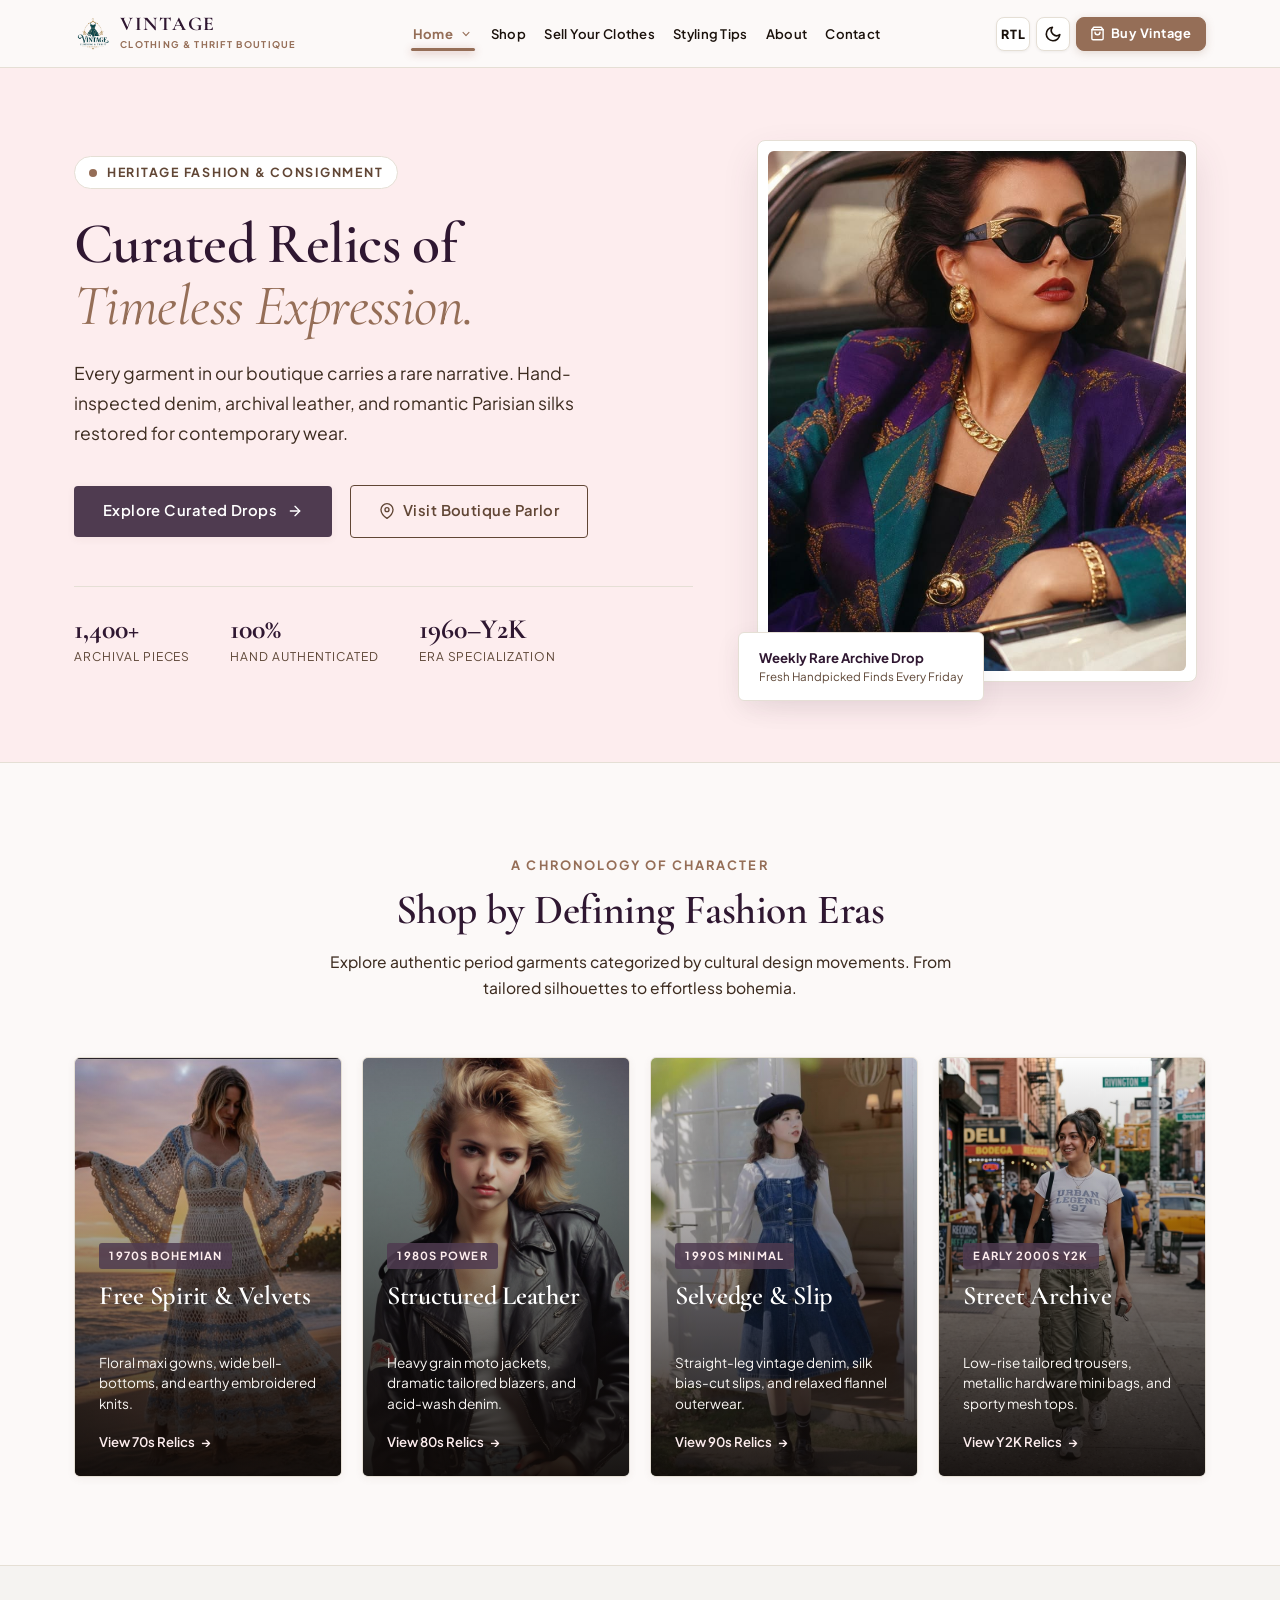
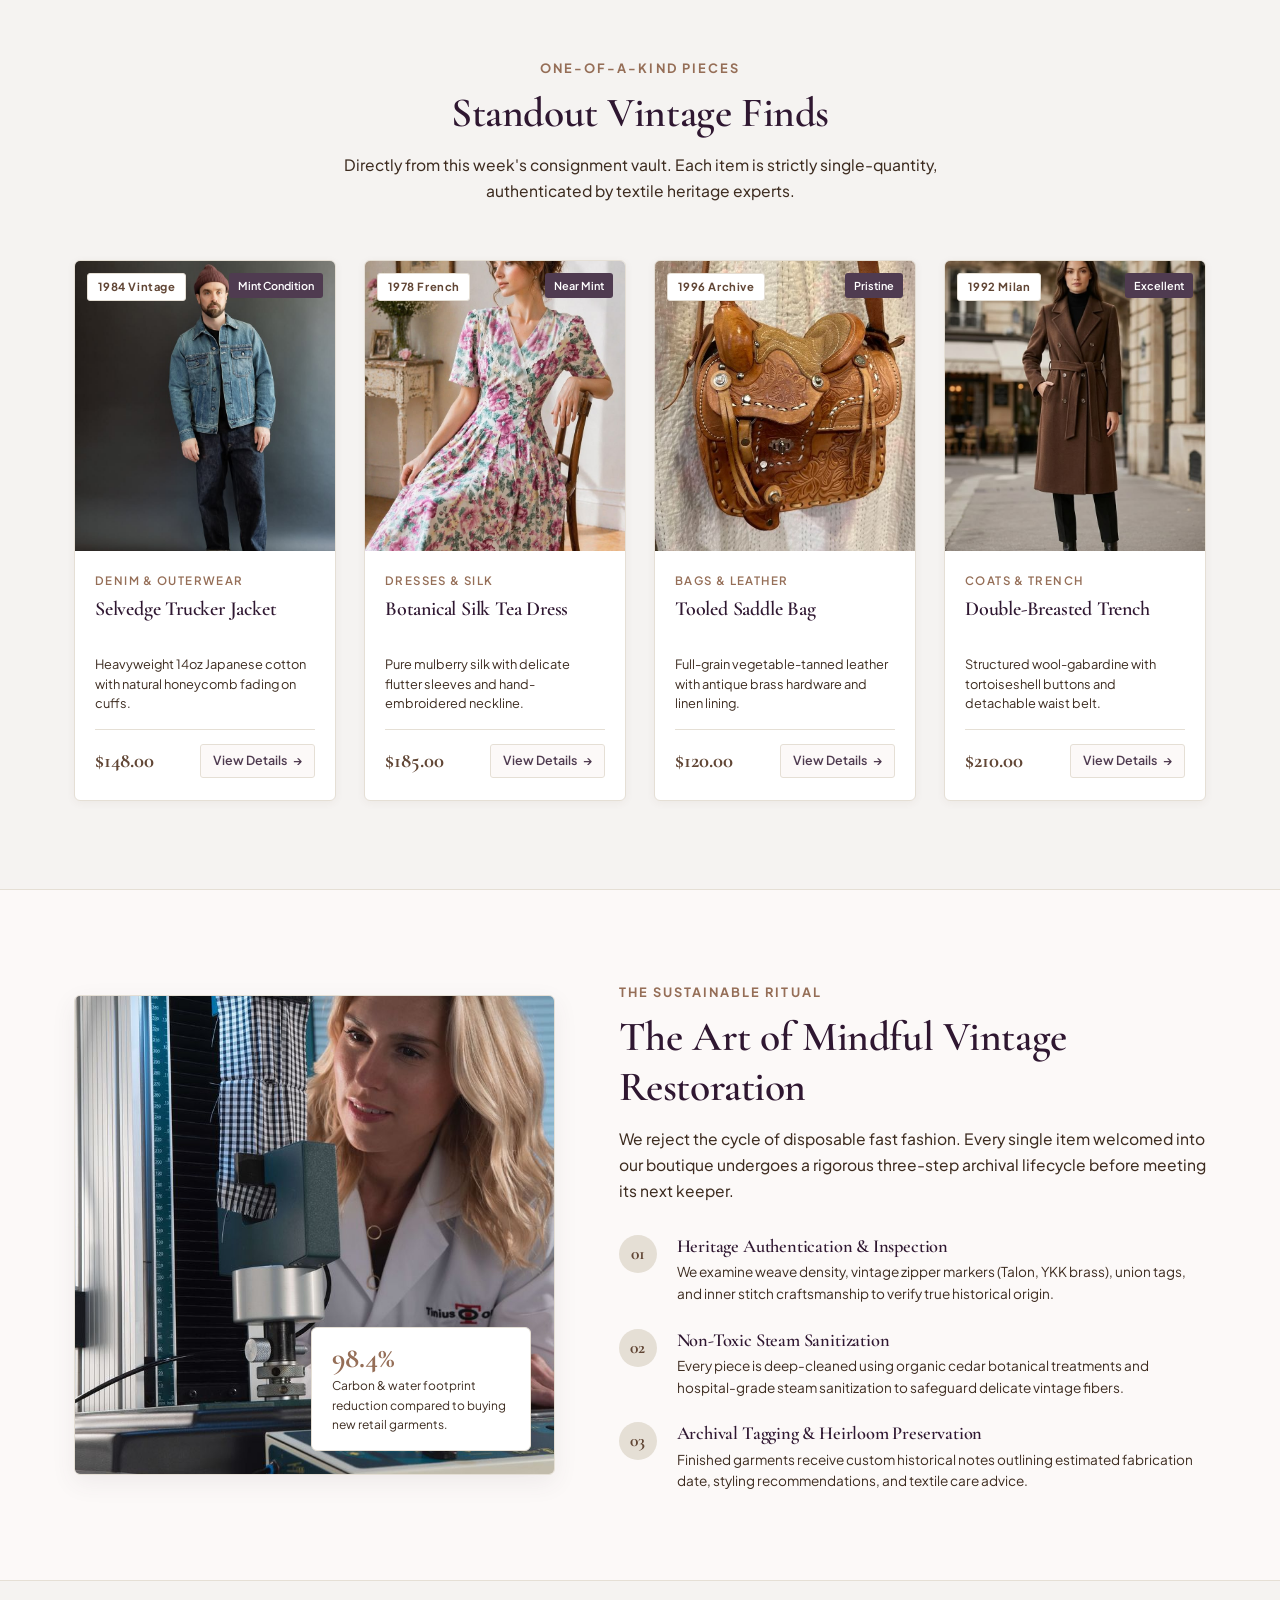
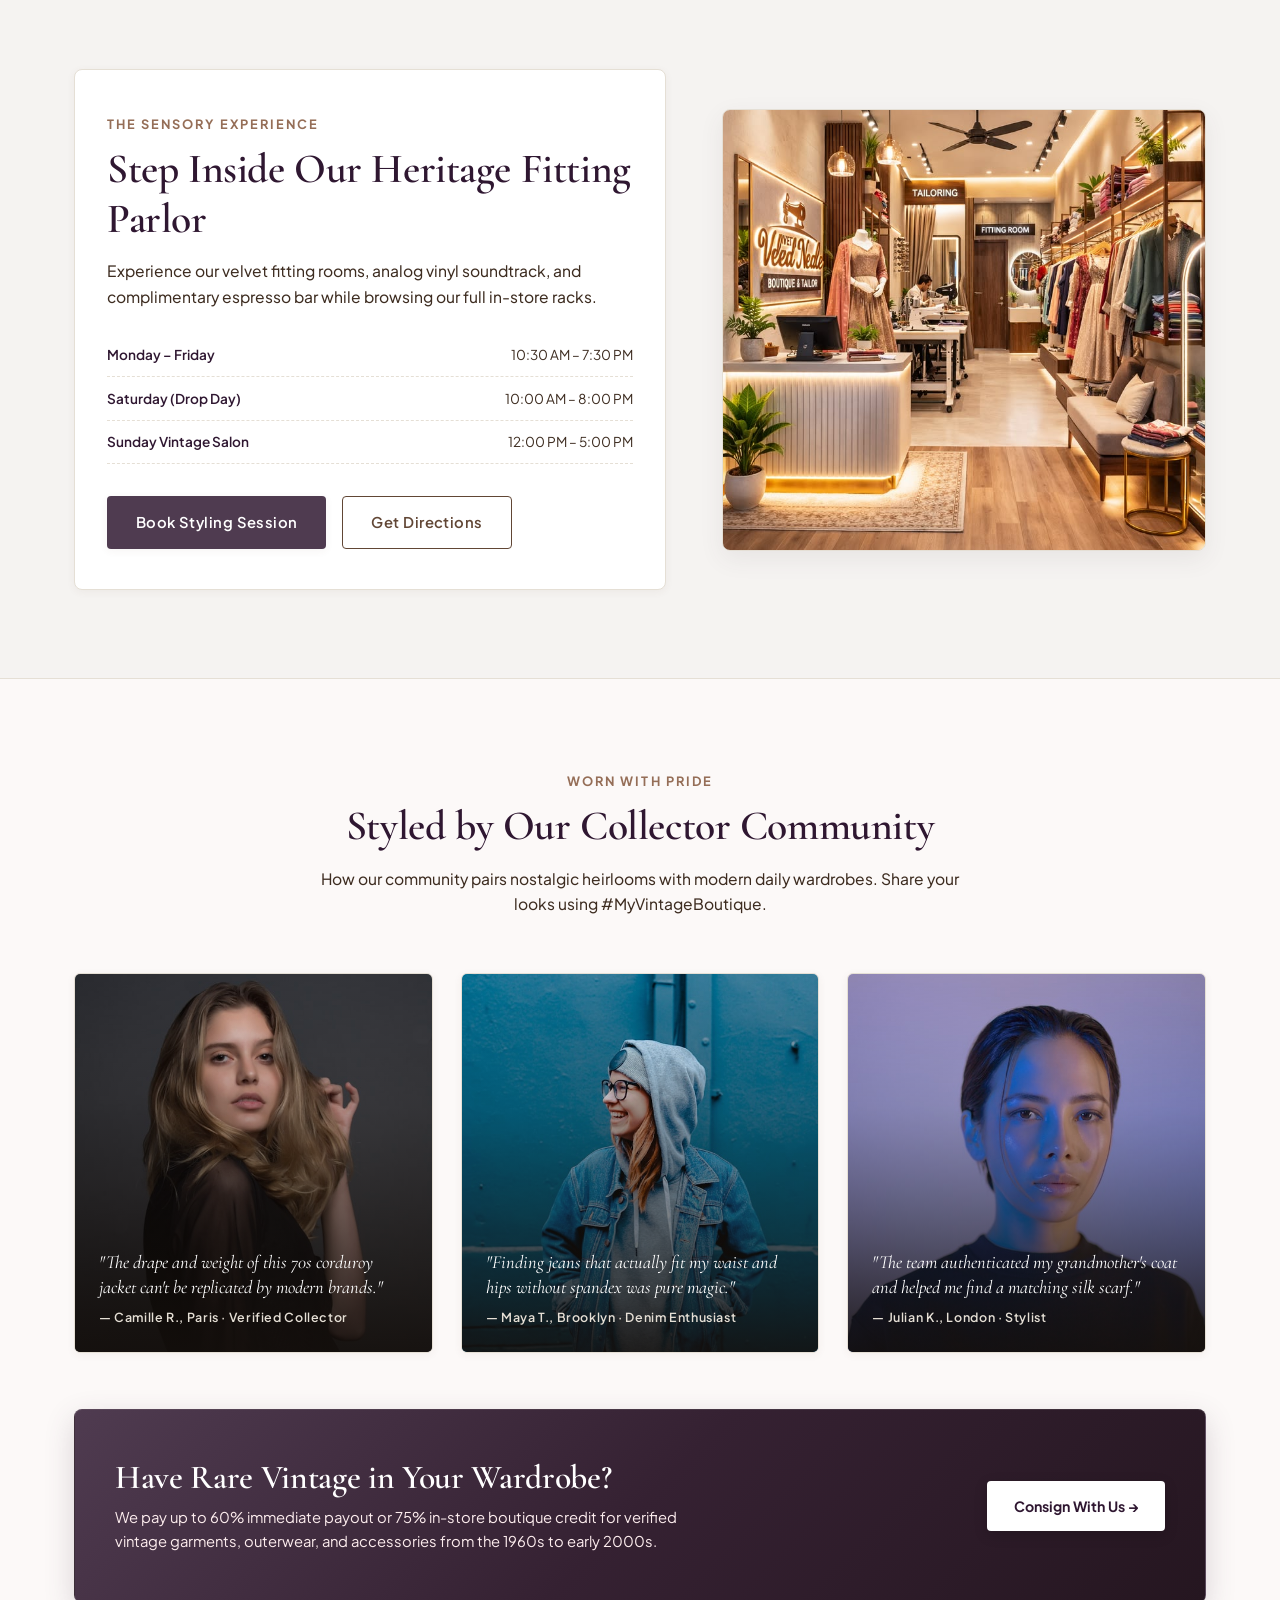
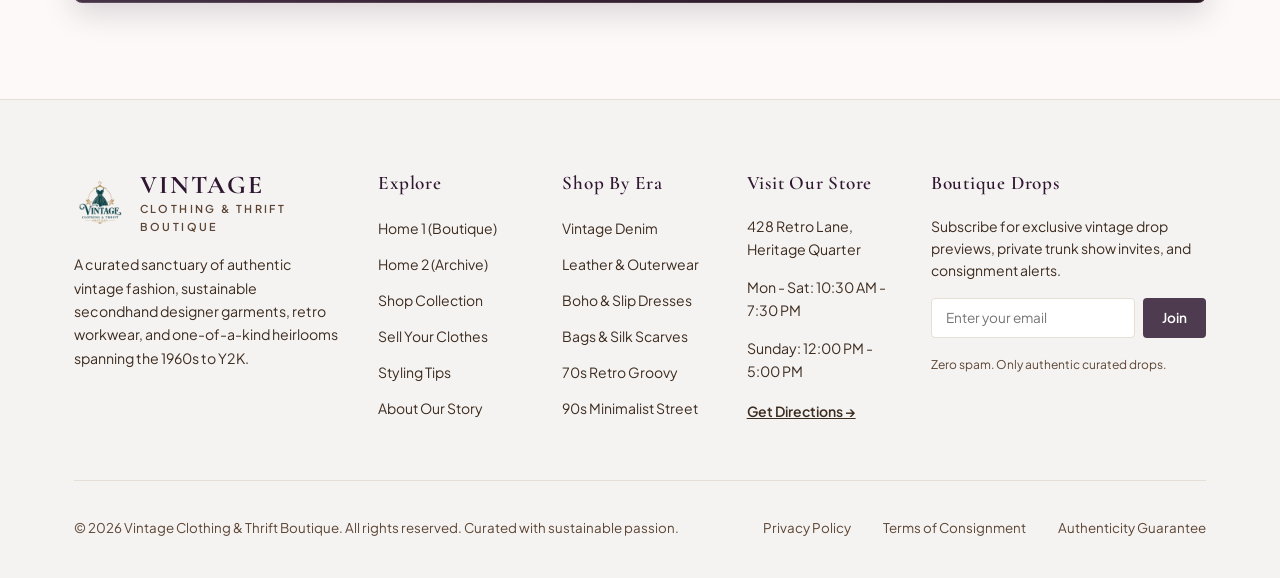
<file: index.html>
<!DOCTYPE html>
<html lang="en" dir="ltr">

<head>
  <meta charset="UTF-8">
  <meta name="viewport" content="width=device-width, initial-scale=1.0">
  <title>Vintage Clothing & Thrift Boutique | Curated Retro, Denim & Timeless Finds</title>
  <meta name="description"
    content="Authentic vintage fashion, sustainable secondhand designer garments, retro denim, and classic accessories curated with care.">

  <!-- Favicon (High Contrast Vector + PNG) -->
  <link rel="icon" type="image/svg+xml" href="assets/images/icons/favicon.svg">
  <link rel="icon" type="image/png" sizes="32x32" href="assets/images/icons/favicon.png">
  <link rel="apple-touch-icon" href="assets/images/icons/favicon.png">

  <!-- External Stylesheets (Zero inline CSS) -->
  <link rel="stylesheet" href="assets/css/style.css">
  <link rel="stylesheet" href="assets/css/responsive.css">
</head>

<body>

  <!-- Branded Page Loader -->
  <div id="site-loader" aria-hidden="true">
    <div class="loader-logo-wrap">
      <div class="loader-spinner"></div>
      <img src="assets/images/icons/logo.png" alt="Vintage Boutique Loader" class="loader-logo-img">
    </div>
    <span class="loader-text">Vintage Boutique</span>
  </div>

  <!-- Sticky Compact Desktop & Mobile Header -->
  <header class="site-header" id="site-header">
    <div class="site-container header-container">

      <!-- Brand Logo + Name + Tagline -->
      <a href="index.html" class="brand-link" aria-label="Vintage Clothing and Thrift Boutique Home">
        <img src="assets/images/icons/logo.png" alt="Vintage Clothing & Thrift Boutique Logo" class="brand-logo-img">
        <div class="brand-text-block">
          <span class="brand-name">Vintage</span>
          <span class="brand-tagline">Clothing & Thrift Boutique</span>
        </div>
      </a>

      <!-- Desktop Navigation: Exactly 6 Navigation Items -->
      <nav class="desktop-nav" aria-label="Main Navigation">
        <!-- 1. Home with Click-Only Dropdown -->
        <div class="nav-item-dropdown" id="nav-home-dropdown">
          <button type="button" class="dropdown-toggle-btn active" aria-expanded="false" aria-haspopup="true">
            <span>Home</span>
            <svg class="dropdown-icon" viewBox="0 0 20 20" fill="currentColor" aria-hidden="true">
              <path fill-rule="evenodd"
                d="M5.23 7.21a.75.75 0 011.06.02L10 11.168l3.71-3.938a.75.75 0 111.08 1.04l-4.25 4.5a.75.75 0 01-1.08 0l-4.25-4.5a.75.75 0 01.02-1.06z"
                clip-rule="evenodd" />
            </svg>
          </button>
          <div class="dropdown-menu" role="menu">
            <a href="index.html" class="dropdown-item active" role="menuitem">Home 1 (Curated Boutique)</a>
            <a href="home-2.html" class="dropdown-item" role="menuitem">Home 2 (The Vault & Archive)</a>
          </div>
        </div>

        <!-- 2. Shop -->
        <a href="shop.html" class="nav-link">Shop</a>

        <!-- 3. Sell Your Clothes -->
        <a href="sell.html" class="nav-link">Sell Your Clothes</a>

        <!-- 4. Styling Tips -->
        <a href="styling-tips.html" class="nav-link">Styling Tips</a>

        <!-- 5. About (Mandatory) -->
        <a href="about.html" class="nav-link">About</a>

        <!-- 6. Contact (Directly Visible) -->
        <a href="contact.html" class="nav-link">Contact</a>
      </nav>

      <!-- Desktop Header Actions: RTL, Dark Mode, Login Button -->
      <div class="header-actions">
        <!-- RTL Toggle -->
        <button type="button" class="ctrl-btn rtl-toggle-btn" aria-label="Toggle Layout Direction (RTL/LTR)">
          <span class="rtl-label">RTL</span>
        </button>

        <!-- Dark Mode Toggle -->
        <button type="button" class="ctrl-btn theme-toggle-btn" aria-label="Toggle Dark Mode">
          <svg class="ctrl-icon moon-icon" viewBox="0 0 24 24" fill="none" stroke="currentColor" stroke-width="2"
            stroke-linecap="round" stroke-linejoin="round" aria-hidden="true">
            <path d="M21 12.79A9 9 0 1 1 11.21 3 7 7 0 0 0 21 12.79z"></path>
          </svg>
          <svg class="ctrl-icon sun-icon" style="display: none;" viewBox="0 0 24 24" fill="none" stroke="currentColor"
            stroke-width="2" stroke-linecap="round" stroke-linejoin="round" aria-hidden="true">
            <circle cx="12" cy="12" r="5"></circle>
            <line x1="12" y1="1" x2="12" y2="3"></line>
            <line x1="12" y1="21" x2="12" y2="23"></line>
            <line x1="4.22" y1="4.22" x2="5.64" y2="5.64"></line>
            <line x1="18.36" y1="18.36" x2="19.78" y2="19.78"></line>
            <line x1="1" y1="12" x2="3" y2="12"></line>
            <line x1="21" y1="12" x2="23" y2="12"></line>
            <line x1="4.22" y1="19.78" x2="5.64" y2="18.36"></line>
            <line x1="18.36" y1="5.64" x2="19.78" y2="4.22"></line>
          </svg>
        </button>

        <!-- Primary Buying CTA Button -->
        <a href="shop.html" class="header-primary-cta header-buy-btn" id="header-primary-cta" aria-label="Shop Vintage Collection">
          <svg width="15" height="15" viewBox="0 0 24 24" fill="none" stroke="currentColor" stroke-width="2.2"
            stroke-linecap="round" stroke-linejoin="round" aria-hidden="true">
            <path d="M6 2L3 6v14a2 2 0 0 0 2 2h14a2 2 0 0 0 2-2V6l-3-4z"></path>
            <line x1="3" y1="6" x2="21" y2="6"></line>
            <path d="M16 10a4 4 0 0 1-8 0"></path>
          </svg>
          <span>Buy Vintage</span>
        </a>

        <!-- Mobile Drawer Toggle Trigger -->
        <button type="button" class="mobile-toggle-btn" id="mobile-menu-open-btn" aria-label="Open Mobile Menu">
          <svg width="22" height="22" viewBox="0 0 24 24" fill="none" stroke="currentColor" stroke-width="2"
            stroke-linecap="round" stroke-linejoin="round" aria-hidden="true">
            <line x1="3" y1="12" x2="21" y2="12"></line>
            <line x1="3" y1="6" x2="21" y2="6"></line>
            <line x1="3" y1="18" x2="21" y2="18"></line>
          </svg>
        </button>
      </div>

    </div>
  </header>

  <!-- Mobile Menu Drawer & Overlay -->
  <div class="mobile-menu-overlay" id="mobile-menu-overlay" aria-hidden="true">
    <div class="mobile-menu-drawer" role="dialog" aria-modal="true" aria-label="Mobile Navigation Menu">

      <!-- Drawer Header: Brand Logo, Brand Text, Close Button -->
      <div class="mobile-drawer-header">
        <a href="index.html" class="brand-link">
          <img src="assets/images/icons/logo.png" alt="Vintage Boutique" class="brand-logo-img">
          <div class="brand-text-block">
            <span class="brand-name">Vintage</span>
            <span class="brand-tagline">Clothing & Thrift Boutique</span>
          </div>
        </a>
        <button type="button" class="mobile-close-btn" id="mobile-menu-close-btn" aria-label="Close Mobile Menu">
          <svg width="20" height="20" viewBox="0 0 24 24" fill="none" stroke="currentColor" stroke-width="2"
            stroke-linecap="round" stroke-linejoin="round" aria-hidden="true">
            <line x1="18" y1="6" x2="6" y2="18"></line>
            <line x1="6" y1="6" x2="18" y2="18"></line>
          </svg>
        </button>
      </div>

      <!-- Mobile Navigation Links -->
      <ul class="mobile-nav-list">
        <!-- Home Accordion -->
        <li class="mobile-accordion" id="mobile-home-accordion">
          <button type="button" class="mobile-accordion-toggle" id="mobile-home-toggle-btn" aria-expanded="false">
            <span>Home</span>
            <svg class="mobile-accordion-icon" viewBox="0 0 20 20" fill="currentColor" aria-hidden="true">
              <path fill-rule="evenodd"
                d="M5.23 7.21a.75.75 0 011.06.02L10 11.168l3.71-3.938a.75.75 0 111.08 1.04l-4.25 4.5a.75.75 0 01-1.08 0l-4.25-4.5a.75.75 0 01.02-1.06z"
                clip-rule="evenodd" />
            </svg>
          </button>
          <ul class="mobile-submenu">
            <li><a href="index.html" class="mobile-sub-link active">Home 1 (Curated Boutique)</a></li>
            <li><a href="home-2.html" class="mobile-sub-link">Home 2 (The Vault & Archive)</a></li>
          </ul>
        </li>

        <li><a href="shop.html" class="mobile-nav-link">Shop</a></li>
        <li><a href="sell.html" class="mobile-nav-link">Sell Your Clothes</a></li>
        <li><a href="styling-tips.html" class="mobile-nav-link">Styling Tips</a></li>
        <li><a href="about.html" class="mobile-nav-link">About</a></li>
        <li><a href="contact.html" class="mobile-nav-link">Contact</a></li>
      </ul>

      <!-- Drawer Footer with Theme & Direction Controls and Login -->
      <div class="mobile-drawer-footer">
        <div class="mobile-actions-row">
          <!-- Dark Mode Toggle in Mobile -->
          <button type="button" class="ctrl-btn theme-toggle-btn" aria-label="Toggle Dark Mode">
            <svg class="ctrl-icon moon-icon" viewBox="0 0 24 24" fill="none" stroke="currentColor" stroke-width="2"
              stroke-linecap="round" stroke-linejoin="round" aria-hidden="true">
              <path d="M21 12.79A9 9 0 1 1 11.21 3 7 7 0 0 0 21 12.79z"></path>
            </svg>
            <svg class="ctrl-icon sun-icon" style="display: none;" viewBox="0 0 24 24" fill="none" stroke="currentColor"
              stroke-width="2" stroke-linecap="round" stroke-linejoin="round" aria-hidden="true">
              <circle cx="12" cy="12" r="5"></circle>
              <line x1="12" y1="1" x2="12" y2="3"></line>
              <line x1="12" y1="21" x2="12" y2="23"></line>
              <line x1="4.22" y1="4.22" x2="5.64" y2="5.64"></line>
              <line x1="18.36" y1="18.36" x2="19.78" y2="19.78"></line>
              <line x1="1" y1="12" x2="3" y2="12"></line>
              <line x1="21" y1="12" x2="23" y2="12"></line>
              <line x1="4.22" y1="19.78" x2="5.64" y2="18.36"></line>
              <line x1="18.36" y1="5.64" x2="19.78" y2="4.22"></line>
            </svg>
            <span class="theme-label-text">Dark Mode</span>
          </button>

          <!-- RTL Toggle in Mobile -->
          <button type="button" class="ctrl-btn rtl-toggle-btn" aria-label="Toggle Layout Direction (RTL/LTR)">
            <svg width="15" height="15" viewBox="0 0 24 24" fill="none" stroke="currentColor" stroke-width="2.5"
              stroke-linecap="round" stroke-linejoin="round" aria-hidden="true">
              <polyline points="17 1 21 5 17 9"></polyline>
              <path d="M3 5h18"></path>
              <polyline points="7 23 3 19 7 15"></polyline>
              <path d="M21 19H3"></path>
            </svg>
            <span class="rtl-label">RTL</span>
          </button>
        </div>

        <!-- Primary Buying CTA in Mobile Drawer -->
        <a href="shop.html" class="mobile-primary-cta mobile-buy-btn" id="mobile-primary-cta">
          <svg width="18" height="18" viewBox="0 0 24 24" fill="none" stroke="currentColor" stroke-width="2.2"
            stroke-linecap="round" stroke-linejoin="round" aria-hidden="true">
            <path d="M6 2L3 6v14a2 2 0 0 0 2 2h14a2 2 0 0 0 2-2V6l-3-4z"></path>
            <line x1="3" y1="6" x2="21" y2="6"></line>
            <path d="M16 10a4 4 0 0 1-8 0"></path>
          </svg>
          <span>Buy Vintage Collection</span>
        </a>
      </div>

    </div>
  </div>

  <!-- MAIN CONTENT: EXACTLY 6 MAIN CONTENT SECTIONS -->
  <main id="main-content">

    <!-- ====================================================================
         SECTION 1: EDITORIAL HERO SHOWCASE
         ==================================================================== -->
    <section class="hero-section" id="hero-showcase">
      <div class="site-container hero-grid">

        <!-- Left Content Column -->
        <div class="hero-text-block">
          <div class="hero-eyebrow-wrap">
            <span class="hero-badge-dot"></span>
            <span class="hero-eyebrow-text">Heritage Fashion & Consignment</span>
          </div>

          <h1 class="hero-title">
            Curated Relics of <br>
            <span class="hero-title-italic">Timeless Expression.</span>
          </h1>

          <p class="hero-lead">
            Every garment in our boutique carries a rare narrative. Hand-inspected denim, archival leather, and romantic
            Parisian silks restored for contemporary wear.
          </p>

          <div class="hero-cta-group">
            <a href="shop.html" class="btn-primary-hero">
              <span>Explore Curated Drops</span>
              <svg width="16" height="16" viewBox="0 0 24 24" fill="none" stroke="currentColor" stroke-width="2"
                stroke-linecap="round" stroke-linejoin="round" aria-hidden="true">
                <line x1="5" y1="12" x2="19" y2="12"></line>
                <polyline points="12 5 19 12 12 19"></polyline>
              </svg>
            </a>
            <a href="contact.html" class="btn-outline-hero">
              <svg width="16" height="16" viewBox="0 0 24 24" fill="none" stroke="currentColor" stroke-width="2"
                stroke-linecap="round" stroke-linejoin="round" aria-hidden="true">
                <path d="M21 10c0 7-9 13-9 13s-9-6-9-13a9 9 0 0 1 18 0z"></path>
                <circle cx="12" cy="10" r="3"></circle>
              </svg>
              <span>Visit Boutique Parlor</span>
            </a>
          </div>

          <!-- Hero Metrics -->
          <div class="hero-stats-row">
            <div class="hero-stat-item">
              <span class="hero-stat-value">1,400+</span>
              <span class="hero-stat-label">Archival Pieces</span>
            </div>
            <div class="hero-stat-item">
              <span class="hero-stat-value">100%</span>
              <span class="hero-stat-label">Hand Authenticated</span>
            </div>
            <div class="hero-stat-item">
              <span class="hero-stat-value">1960–Y2K</span>
              <span class="hero-stat-label">Era Specialization</span>
            </div>
          </div>
        </div>

        <!-- Right Visual Showcase -->
        <div class="hero-image-composition">
          <div class="hero-img-frame">
            <img src="assets/images/hero/p1.jpg" alt="Editorial model wearing authentic curated vintage attire"
              class="hero-main-photo">

            <div class="hero-floating-card">

              <div>
                <div class="hero-card-title">Weekly Rare Archive Drop</div>
                <div class="hero-card-sub">Fresh Handpicked Finds Every Friday</div>
              </div>
            </div>
          </div>
        </div>

      </div>
    </section>

    <!-- ====================================================================
         SECTION 2: CURATED ERAS HORIZONTAL PANORAMA
         ==================================================================== -->
    <section class="eras-section" id="eras-panorama">
      <div class="site-container">

        <div class="section-header-center">
          <span class="section-eyebrow">A Chronology of Character</span>
          <h2 class="section-title">Shop by Defining Fashion Eras</h2>
          <p class="section-desc">
            Explore authentic period garments categorized by cultural design movements. From tailored silhouettes to
            effortless bohemia.
          </p>
        </div>

        <div class="eras-grid">
          <!-- Era 1: 70s Bohemian -->
          <div class="era-card">
            <img src="assets/images/sections/p2.jpg" alt="1970s bohemian fashion dresses and crochet" class="era-img">
            <div class="era-card-overlay"></div>
            <div class="era-card-content">
              <span class="era-badge">1970s Bohemian</span>
              <h3 class="era-title">Free Spirit & Velvets</h3>
              <p class="era-tagline">Floral maxi gowns, wide bell-bottoms, and earthy embroidered knits.</p>
              <a href="shop.html?era=70s" class="era-link">
                <span>View 70s Relics</span>
                <span aria-hidden="true">&rarr;</span>
              </a>
            </div>
          </div>

          <!-- Era 2: 80s Power & Leather -->
          <div class="era-card">
            <img src="assets/images/sections/p3.jpg" alt="1980s moto leather jackets and power shoulders"
              class="era-img">
            <div class="era-card-overlay"></div>
            <div class="era-card-content">
              <span class="era-badge">1980s Power</span>
              <h3 class="era-title">Structured Leather</h3>
              <p class="era-tagline">Heavy grain moto jackets, dramatic tailored blazers, and acid-wash denim.</p>
              <a href="shop.html?era=80s" class="era-link">
                <span>View 80s Relics</span>
                <span aria-hidden="true">&rarr;</span>
              </a>
            </div>
          </div>

          <!-- Era 3: 90s Minimalist Denim -->
          <div class="era-card">
            <img src="assets/images/sections/p4.jpg" alt="1990s vintage high-waisted denim and slip dresses"
              class="era-img">
            <div class="era-card-overlay"></div>
            <div class="era-card-content">
              <span class="era-badge">1990s Minimal</span>
              <h3 class="era-title">Selvedge & Slip</h3>
              <p class="era-tagline">Straight-leg vintage denim, silk bias-cut slips, and relaxed flannel outerwear.</p>
              <a href="shop.html?era=90s" class="era-link">
                <span>View 90s Relics</span>
                <span aria-hidden="true">&rarr;</span>
              </a>
            </div>
          </div>

          <!-- Era 4: Y2K Archive -->
          <div class="era-card">
            <img src="assets/images/sections/p5.jpg" alt="2000s Y2K archive baby tees and cargo silhouettes"
              class="era-img">
            <div class="era-card-overlay"></div>
            <div class="era-card-content">
              <span class="era-badge">Early 2000s Y2K</span>
              <h3 class="era-title">Street Archive</h3>
              <p class="era-tagline">Low-rise tailored trousers, metallic hardware mini bags, and sporty mesh tops.</p>
              <a href="shop.html?era=y2k" class="era-link">
                <span>View Y2K Relics</span>
                <span aria-hidden="true">&rarr;</span>
              </a>
            </div>
          </div>
        </div>

      </div>
    </section>

    <!-- ====================================================================
         SECTION 3: STANDOUT VINTAGE FINDS SPOTLIGHT (STRICTLY EVEN CARDS)
         ==================================================================== -->
    <section class="finds-section" id="standout-finds">
      <div class="site-container">

        <div class="section-header-center">
          <span class="section-eyebrow">One-Of-A-Kind Pieces</span>
          <h2 class="section-title">Standout Vintage Finds</h2>
          <p class="section-desc">
            Directly from this week's consignment vault. Each item is strictly single-quantity, authenticated by textile
            heritage experts.
          </p>
        </div>

        <div class="finds-grid">
          <!-- Product Card 1 -->
          <article class="find-card">
            <div class="find-img-wrap">
              <img src="assets/images/products/p6.jpg" alt="1984 Vintage Selvedge Denim Trucker Jacket"
                class="find-img">
              <span class="find-era-tag">1984 Vintage</span>
              <span class="find-condition-tag">Mint Condition</span>
            </div>
            <div class="find-card-body">
              <span class="find-category">Denim & Outerwear</span>
              <h3 class="find-title">Selvedge Trucker Jacket</h3>
              <p class="find-meta-text">Heavyweight 14oz Japanese cotton with natural honeycomb fading on cuffs.</p>
              <div class="find-card-footer">
                <span class="find-price">$148.00</span>
                <a href="shop.html" class="find-action-btn">
                  <span>View Details</span>
                  <span aria-hidden="true">&rarr;</span>
                </a>
              </div>
            </div>
          </article>

          <!-- Product Card 2 -->
          <article class="find-card">
            <div class="find-img-wrap">
              <img src="assets/images/products/p7.jpg" alt="1978 French Silk Floral Tea Dress" class="find-img">
              <span class="find-era-tag">1978 French</span>
              <span class="find-condition-tag">Near Mint</span>
            </div>
            <div class="find-card-body">
              <span class="find-category">Dresses & Silk</span>
              <h3 class="find-title">Botanical Silk Tea Dress</h3>
              <p class="find-meta-text">Pure mulberry silk with delicate flutter sleeves and hand-embroidered neckline.
              </p>
              <div class="find-card-footer">
                <span class="find-price">$185.00</span>
                <a href="shop.html" class="find-action-btn">
                  <span>View Details</span>
                  <span aria-hidden="true">&rarr;</span>
                </a>
              </div>
            </div>
          </article>

          <!-- Product Card 3 -->
          <article class="find-card">
            <div class="find-img-wrap">
              <img src="assets/images/products/p8.jpg" alt="1996 Hand-Tooled Cognac Leather Saddle Bag"
                class="find-img">
              <span class="find-era-tag">1996 Archive</span>
              <span class="find-condition-tag">Pristine</span>
            </div>
            <div class="find-card-body">
              <span class="find-category">Bags & Leather</span>
              <h3 class="find-title">Tooled Saddle Bag</h3>
              <p class="find-meta-text">Full-grain vegetable-tanned leather with antique brass hardware and linen
                lining.</p>
              <div class="find-card-footer">
                <span class="find-price">$120.00</span>
                <a href="shop.html" class="find-action-btn">
                  <span>View Details</span>
                  <span aria-hidden="true">&rarr;</span>
                </a>
              </div>
            </div>
          </article>

          <!-- Product Card 4 -->
          <article class="find-card">
            <div class="find-img-wrap">
              <img src="assets/images/products/p9.jpg" alt="1992 Double-Breasted Wool Blend Trench Coat"
                class="find-img">
              <span class="find-era-tag">1992 Milan</span>
              <span class="find-condition-tag">Excellent</span>
            </div>
            <div class="find-card-body">
              <span class="find-category">Coats & Trench</span>
              <h3 class="find-title">Double-Breasted Trench</h3>
              <p class="find-meta-text">Structured wool-gabardine with tortoiseshell buttons and detachable waist belt.
              </p>
              <div class="find-card-footer">
                <span class="find-price">$210.00</span>
                <a href="shop.html" class="find-action-btn">
                  <span>View Details</span>
                  <span aria-hidden="true">&rarr;</span>
                </a>
              </div>
            </div>
          </article>
        </div>

      </div>
    </section>

    <!-- ====================================================================
         SECTION 4: SUSTAINABLE CURATION NARRATIVE & PROCESS
         ==================================================================== -->
    <section class="curation-section" id="curation-narrative">
      <div class="site-container curation-grid">

        <!-- Left Image Composition -->
        <div class="curation-image-wrap">
          <img src="assets/images/about/p10.jpg" alt="Textile specialist examining vintage garment seams"
            class="curation-main-photo">
          <div class="curation-highlight-badge">
            <div class="curation-badge-num">98.4%</div>
            <div class="curation-badge-text">Carbon & water footprint reduction compared to buying new retail garments.
            </div>
          </div>
        </div>

        <!-- Right Content & 3-Step Process -->
        <div>
          <span class="section-eyebrow">The Sustainable Ritual</span>
          <h2 class="section-title">The Art of Mindful Vintage Restoration</h2>
          <p class="section-desc">
            We reject the cycle of disposable fast fashion. Every single item welcomed into our boutique undergoes a
            rigorous three-step archival lifecycle before meeting its next keeper.
          </p>

          <div class="curation-steps-list">
            <div class="curation-step-item">
              <div class="curation-step-num">01</div>
              <div>
                <h3 class="curation-step-title">Heritage Authentication & Inspection</h3>
                <p class="curation-step-desc">We examine weave density, vintage zipper markers (Talon, YKK brass), union
                  tags, and inner stitch craftsmanship to verify true historical origin.</p>
              </div>
            </div>

            <div class="curation-step-item">
              <div class="curation-step-num">02</div>
              <div>
                <h3 class="curation-step-title">Non-Toxic Steam Sanitization</h3>
                <p class="curation-step-desc">Every piece is deep-cleaned using organic cedar botanical treatments and
                  hospital-grade steam sanitization to safeguard delicate vintage fibers.</p>
              </div>
            </div>

            <div class="curation-step-item">
              <div class="curation-step-num">03</div>
              <div>
                <h3 class="curation-step-title">Archival Tagging & Heirloom Preservation</h3>
                <p class="curation-step-desc">Finished garments receive custom historical notes outlining estimated
                  fabrication date, styling recommendations, and textile care advice.</p>
              </div>
            </div>
          </div>
        </div>

      </div>
    </section>

    <!-- ====================================================================
         SECTION 5: IN-STORE HERITAGE BOUTIQUE & FITTING PARLOR
         ==================================================================== -->
    <section class="boutique-store-section" id="store-experience">
      <div class="site-container boutique-store-grid">

        <!-- Left Store Info Box -->
        <div class="store-info-box">
          <span class="section-eyebrow">The Sensory Experience</span>
          <h2 class="section-title">Step Inside Our Heritage Fitting Parlor</h2>
          <p class="section-desc">
            Experience our velvet fitting rooms, analog vinyl soundtrack, and complimentary espresso bar while browsing
            our full in-store racks.
          </p>

          <div class="schedule-table">
            <div class="schedule-row">
              <span class="schedule-day">Monday – Friday</span>
              <span class="schedule-hours">10:30 AM – 7:30 PM</span>
            </div>
            <div class="schedule-row">
              <span class="schedule-day">Saturday (Drop Day)</span>
              <span class="schedule-hours">10:00 AM – 8:00 PM</span>
            </div>
            <div class="schedule-row">
              <span class="schedule-day">Sunday Vintage Salon</span>
              <span class="schedule-hours">12:00 PM – 5:00 PM</span>
            </div>
          </div>

          <div style="display: flex; gap: 1rem; flex-wrap: wrap;">
            <a href="contact.html" class="btn-primary-hero">
              <span>Book Styling Session</span>
            </a>
            <a href="contact.html#directions" class="btn-outline-hero">
              <span>Get Directions</span>
            </a>
          </div>
        </div>

        <!-- Right Store Visual Frame -->
        <div class="store-photo-frame">
          <img src="assets/images/sections/p11.jpg" alt="Warm interior racks of curated vintage clothing boutique"
            class="store-main-photo">
        </div>

      </div>
    </section>

    <!-- ====================================================================
         SECTION 6: VINTAGE COMMUNITY WALL & CONSIGNMENT BANNER
         ==================================================================== -->
    <section class="community-section" id="community-styling">
      <div class="site-container">

        <div class="section-header-center">
          <span class="section-eyebrow">Worn With Pride</span>
          <h2 class="section-title">Styled by Our Collector Community</h2>
          <p class="section-desc">
            How our community pairs nostalgic heirlooms with modern daily wardrobes. Share your looks using
            #MyVintageBoutique.
          </p>
        </div>

        <!-- 3-Image Community Visual Mosaic -->
        <div class="community-grid">
          <div class="community-card">
            <img src="assets/images/gallery/community-look-1.jpg" alt="Customer styled in 70s embroidered boho jacket"
              class="community-img">
            <div class="community-card-overlay">
              <p class="community-quote">"The drape and weight of this 70s corduroy jacket can't be replicated by modern
                brands."</p>
              <span class="community-author">— Camille R., Paris &middot; Verified Collector</span>
            </div>
          </div>

          <div class="community-card">
            <img src="assets/images/gallery/community-look-2.jpg"
              alt="Customer wearing high-waisted 90s vintage denim with blazer" class="community-img">
            <div class="community-card-overlay">
              <p class="community-quote">"Finding jeans that actually fit my waist and hips without spandex was pure
                magic."</p>
              <span class="community-author">— Maya T., Brooklyn &middot; Denim Enthusiast</span>
            </div>
          </div>

          <div class="community-card">
            <img src="assets/images/gallery/community-look-3.jpg" alt="Customer styling vintage leather trench coat"
              class="community-img">
            <div class="community-card-overlay">
              <p class="community-quote">"The team authenticated my grandmother's coat and helped me find a matching
                silk scarf."</p>
              <span class="community-author">— Julian K., London &middot; Stylist</span>
            </div>
          </div>
        </div>

        <!-- Consignment Callout Banner -->
        <div class="consignment-banner">
          <div>
            <h3 class="consignment-title">Have Rare Vintage in Your Wardrobe?</h3>
            <p class="consignment-desc">
              We pay up to 60% immediate payout or 75% in-store boutique credit for verified vintage garments,
              outerwear, and accessories from the 1960s to early 2000s.
            </p>
          </div>
          <a href="sell.html" class="consignment-btn">
            <span>Consign With Us &rarr;</span>
          </a>
        </div>

      </div>
    </section>

  </main>

  <!-- Shared Global Footer -->
  <footer class="site-footer">
    <div class="site-container">

      <div class="footer-top-grid">
        <!-- Brand Summary Column -->
        <div class="footer-brand-wrap">
          <a href="index.html" class="footer-brand-header" aria-label="Vintage Clothing &amp; Thrift Boutique Home">
            <img src="assets/images/icons/logo.png" alt="Vintage Boutique" class="footer-brand-logo">
            <div>
              <div class="footer-brand-title">Vintage</div>
              <div class="footer-brand-sub">Clothing & Thrift Boutique</div>
            </div>
          </a>
          <p class="footer-desc">
            A curated sanctuary of authentic vintage fashion, sustainable secondhand designer garments, retro workwear,
            and one-of-a-kind heirlooms spanning the 1960s to Y2K.
          </p>
        </div>

        <!-- Quick Navigation -->
        <div>
          <h2 class="footer-heading">Explore</h2>
          <ul class="footer-links-list">
            <li><a href="index.html" class="footer-link">Home 1 (Boutique)</a></li>
            <li><a href="home-2.html" class="footer-link">Home 2 (Archive)</a></li>
            <li><a href="shop.html" class="footer-link">Shop Collection</a></li>
            <li><a href="sell.html" class="footer-link">Sell Your Clothes</a></li>
            <li><a href="styling-tips.html" class="footer-link">Styling Tips</a></li>
            <li><a href="about.html" class="footer-link">About Our Story</a></li>
          </ul>
        </div>

        <!-- Shop by Category / Era -->
        <div>
          <h2 class="footer-heading">Shop By Era</h2>
          <ul class="footer-links-list">
            <li><a href="shop.html?category=denim" class="footer-link">Vintage Denim</a></li>
            <li><a href="shop.html?category=outerwear" class="footer-link">Leather & Outerwear</a></li>
            <li><a href="shop.html?category=dresses" class="footer-link">Boho & Slip Dresses</a></li>
            <li><a href="shop.html?category=accessories" class="footer-link">Bags & Silk Scarves</a></li>
            <li><a href="shop.html?era=70s" class="footer-link">70s Retro Groovy</a></li>
            <li><a href="shop.html?era=90s" class="footer-link">90s Minimalist Street</a></li>
          </ul>
        </div>

        <!-- Store Hours & Visit Info -->
        <div>
          <h2 class="footer-heading">Visit Our Store</h2>
          <ul class="footer-links-list">
            <li class="footer-desc" style="margin-bottom: 0.25rem;">428 Retro Lane, Heritage Quarter</li>
            <li class="footer-desc" style="margin-bottom: 0.25rem;">Mon - Sat: 10:30 AM - 7:30 PM</li>
            <li class="footer-desc" style="margin-bottom: 0.25rem;">Sunday: 12:00 PM - 5:00 PM</li>
            <li><a href="contact.html" class="footer-link" style="font-weight: 600; text-decoration: underline;">Get
                Directions &rarr;</a></li>
          </ul>
        </div>

        <!-- Newsletter Subscription Column -->
        <div class="footer-newsletter-wrap">
          <h2 class="footer-heading">Boutique Drops</h2>
          <p class="footer-newsletter-text">
            Subscribe for exclusive vintage drop previews, private trunk show invites, and consignment alerts.
          </p>
          <form class="footer-form" onsubmit="event.preventDefault(); alert('Subscribed to Vintage Boutique drops!');">
            <input type="email" required placeholder="Enter your email " class="footer-input"
              aria-label="Email address for boutique newsletter">
            <button type="submit" class="footer-submit-btn">Join</button>
          </form>
          <span class="footer-privacy-note">Zero spam. Only authentic curated drops.</span>
        </div>
      </div>

      <!-- Footer Bottom Copyright & Legal -->
      <div class="footer-bottom">
        <div>
          &copy; 2026 Vintage Clothing & Thrift Boutique. All rights reserved. Curated with sustainable passion.
        </div>
        <div class="footer-legal-links">
          <a href="#" class="footer-link">Privacy Policy</a>
          <a href="#" class="footer-link">Terms of Consignment</a>
          <a href="#" class="footer-link">Authenticity Guarantee</a>
        </div>
      </div>

    </div>
  </footer>

  <!-- Floating Scroll-to-Top Button -->
  <button type="button" class="scroll-top-btn" id="scroll-top-btn" aria-label="Scroll back to top">
    <svg width="20" height="20" viewBox="0 0 24 24" fill="none" stroke="currentColor" stroke-width="2.5"
      stroke-linecap="round" stroke-linejoin="round" aria-hidden="true">
      <line x1="12" y1="19" x2="12" y2="5"></line>
      <polyline points="5 12 12 5 19 12"></polyline>
    </svg>
  </button>

  <!-- Login & Register Modal -->
  <div class="auth-modal-overlay" id="auth-modal-overlay" aria-hidden="true" role="dialog" aria-modal="true"
    aria-labelledby="auth-modal-title">
    <div class="auth-modal-card">
      <button type="button" class="auth-close-btn" id="auth-modal-close-btn" aria-label="Close login dialog">
        <svg width="18" height="18" viewBox="0 0 24 24" fill="none" stroke="currentColor" stroke-width="2"
          stroke-linecap="round" stroke-linejoin="round" aria-hidden="true">
          <line x1="18" y1="6" x2="6" y2="18"></line>
          <line x1="6" y1="6" x2="18" y2="18"></line>
        </svg>
      </button>

      <!-- Auth Modal Brand Header -->
      <div class="auth-brand-header">
        <a href="index.html" class="auth-brand-logo" aria-label="Vintage Clothing & Thrift Boutique Home">
          <img src="assets/images/icons/logo.png" alt="Vintage Clothing & Thrift Boutique Logo" class="auth-logo-img"
            width="48" height="48">
          <div class="auth-brand-text">
            <span class="auth-brand-title">VINTAGE</span>
            <span class="auth-brand-subtitle">Clothing &amp; Thrift Boutique</span>
          </div>
        </a>
        <p class="auth-brand-desc">Curated Relics of Timeless Expression</p>
      </div>

      <div class="auth-modal-tabs">
        <button type="button" class="auth-tab-btn active" id="tab-login-btn">Sign In</button>
        <button type="button" class="auth-tab-btn" id="tab-register-btn">Create Account</button>
      </div>

      <!-- Login Form -->
      <form class="auth-form" id="form-login">
        <div class="form-group">
          <label class="form-label" for="login-email">Email Address</label>
          <input type="email" id="login-email" required class="form-input" placeholder="vintage@example.com">
        </div>
        <div class="form-group">
          <label class="form-label" for="login-password">Password</label>
          <input type="password" id="login-password" required class="form-input" placeholder="••••••••">
        </div>
        <div class="form-options-row">
          <label class="form-checkbox-label">
            <input type="checkbox" name="remember">
            <span>Remember me</span>
          </label>
          <a href="#" class="forgot-link">Forgot password?</a>
        </div>
        <button type="submit" class="auth-submit-btn">Sign In to Boutique</button>
      </form>

      <!-- Register Form -->
      <form class="auth-form" id="form-register" style="display: none;">
        <div class="form-group">
          <label class="form-label" for="reg-name">Full Name</label>
          <input type="text" id="reg-name" required class="form-input" placeholder="Eleanor Vance">
        </div>
        <div class="form-group">
          <label class="form-label" for="reg-email">Email Address</label>
          <input type="email" id="reg-email" required class="form-input" placeholder="vintage@example.com">
        </div>
        <div class="form-group">
          <label class="form-label" for="reg-password">Password</label>
          <input type="password" id="reg-password" required class="form-input" placeholder="Create secure password">
        </div>
        <button type="submit" class="auth-submit-btn">Register New Account</button>
      </form>

    </div>
  </div>

  <!-- Shared External JavaScript (Zero inline JS) -->
  <script src="assets/js/main.js"></script>
</body>

</html>
</file>
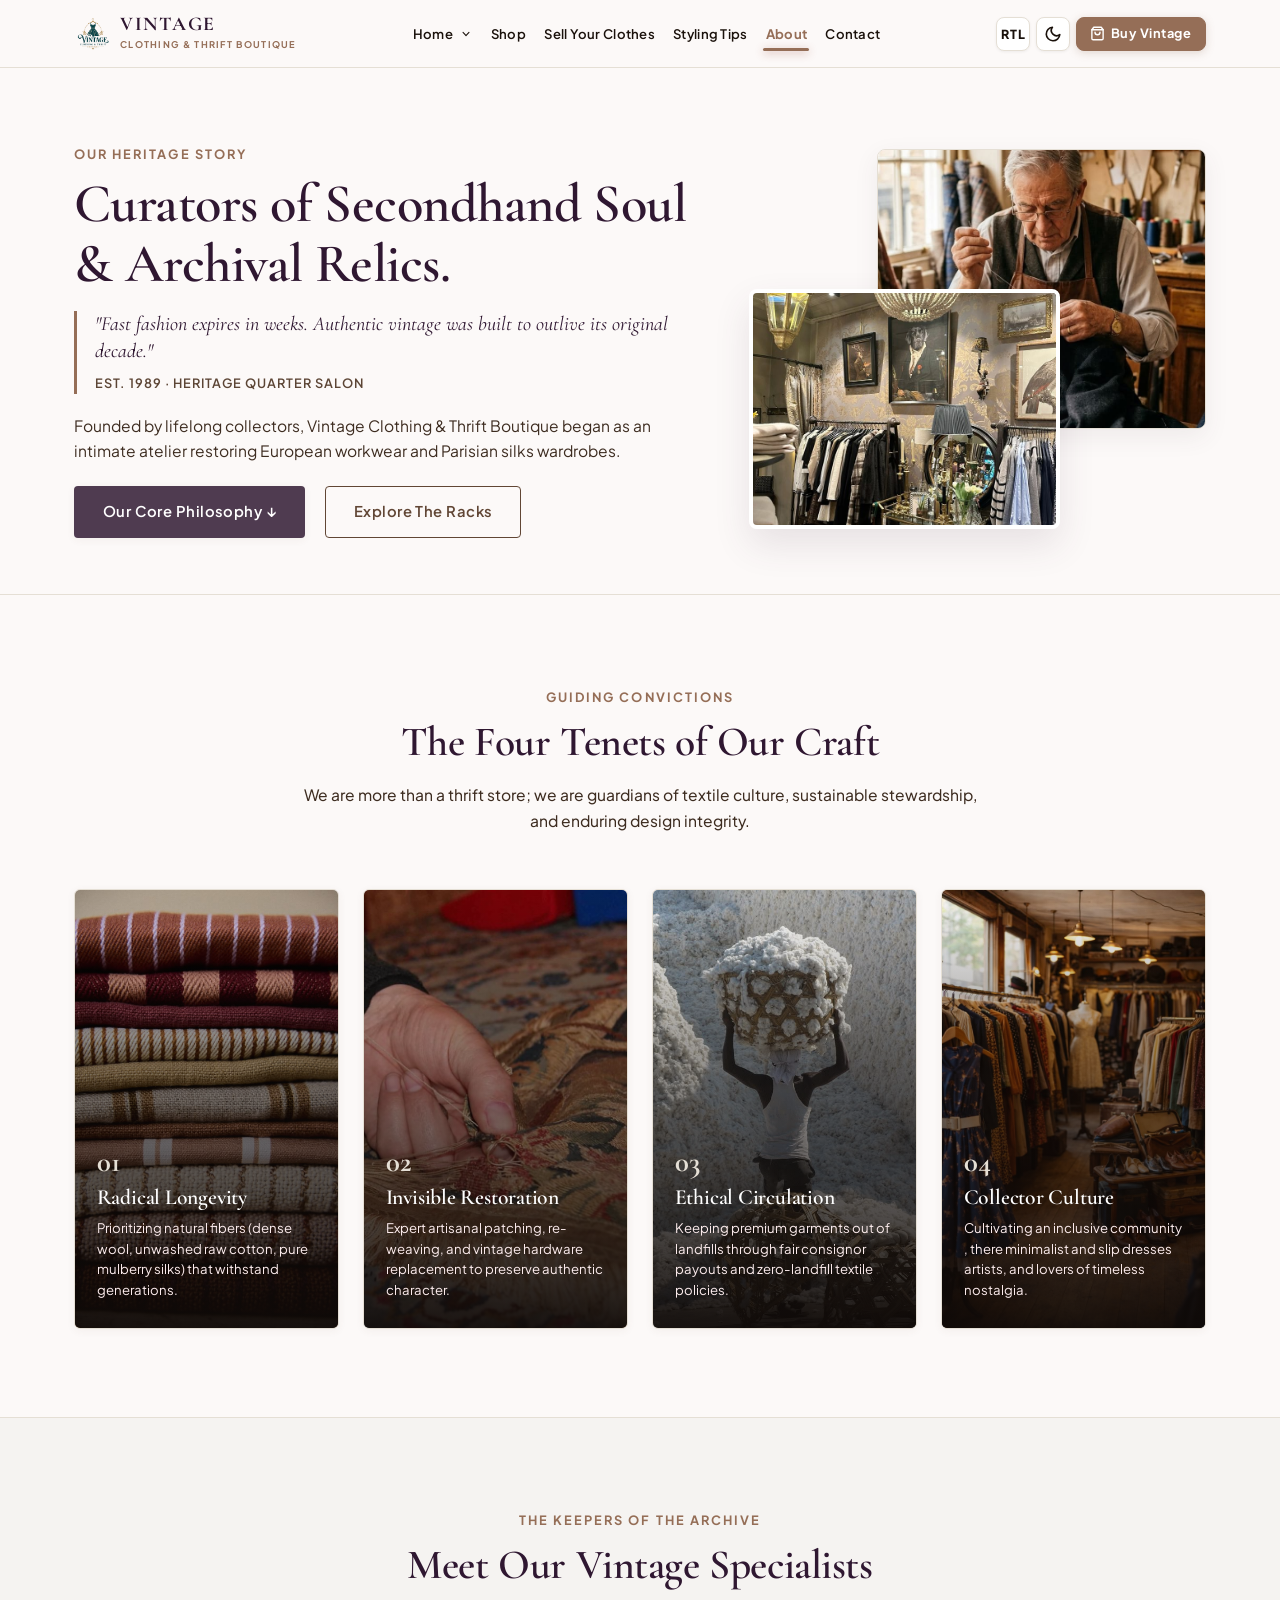
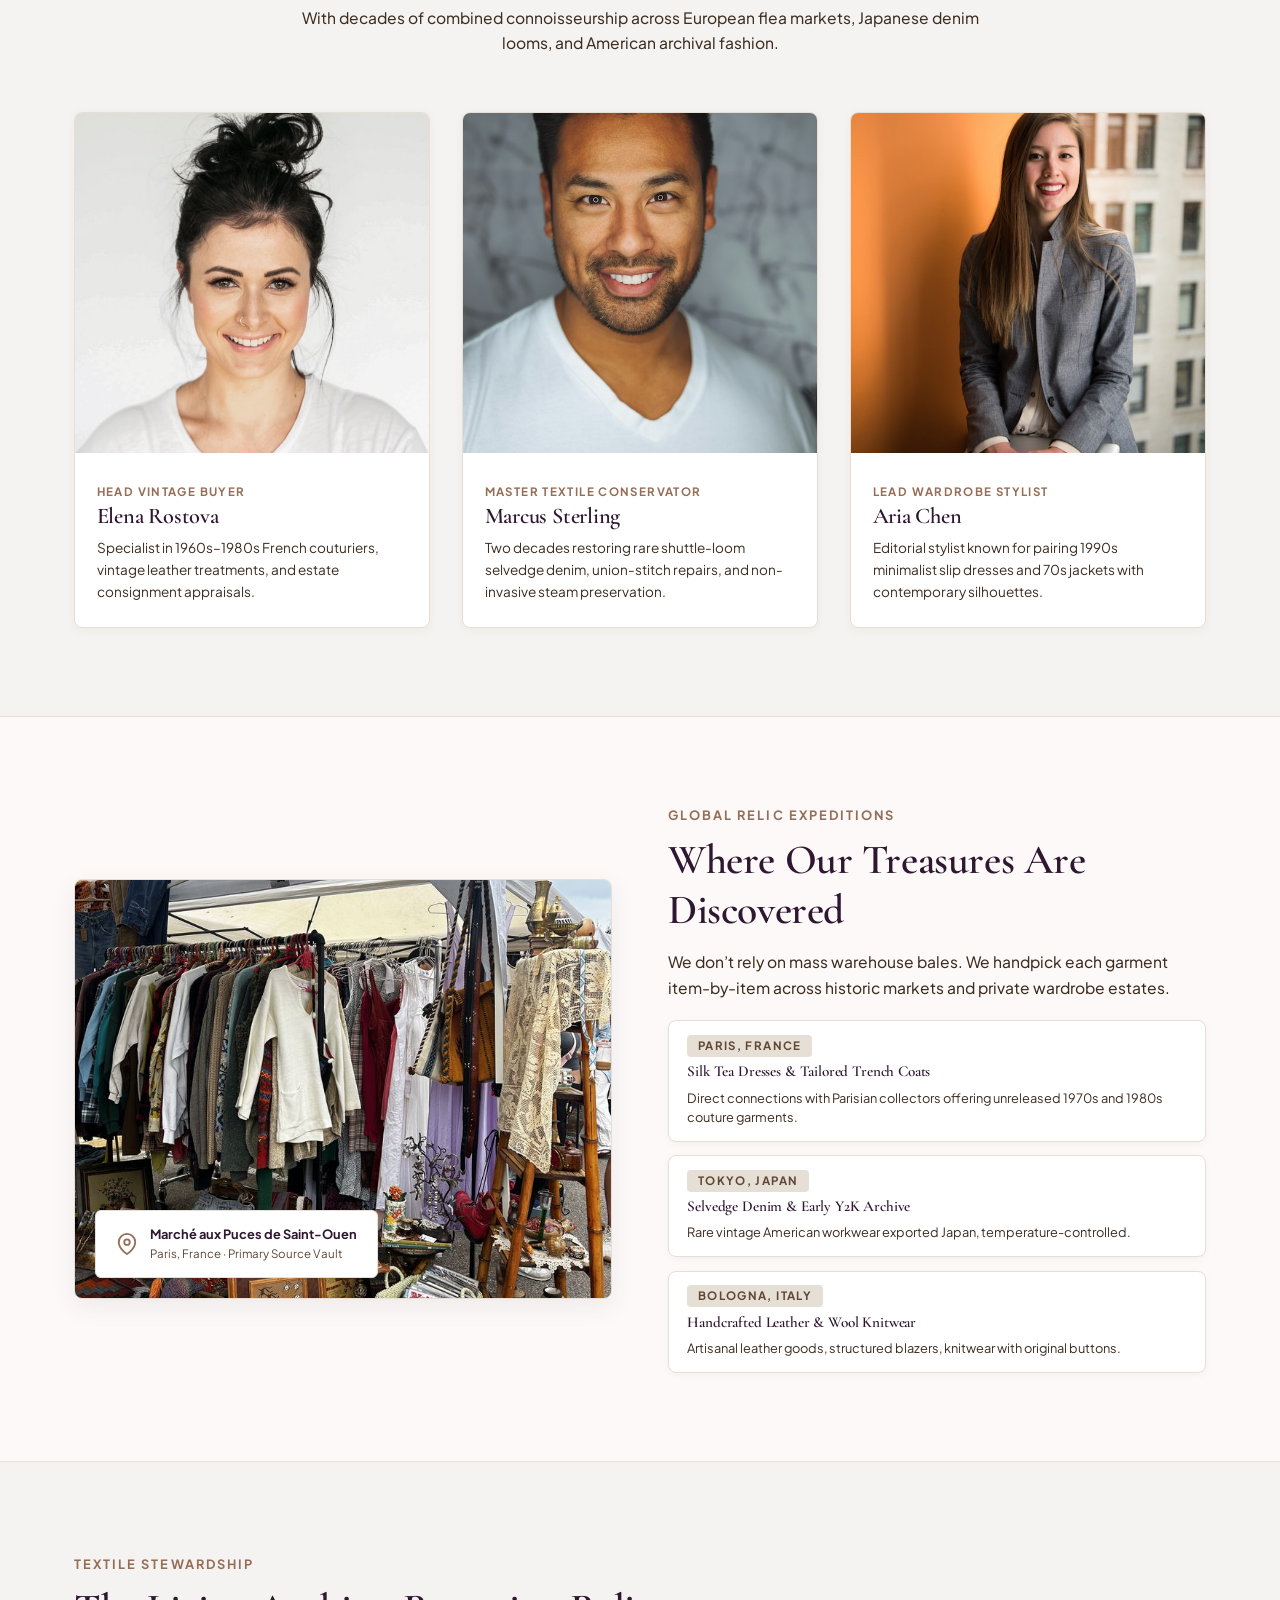
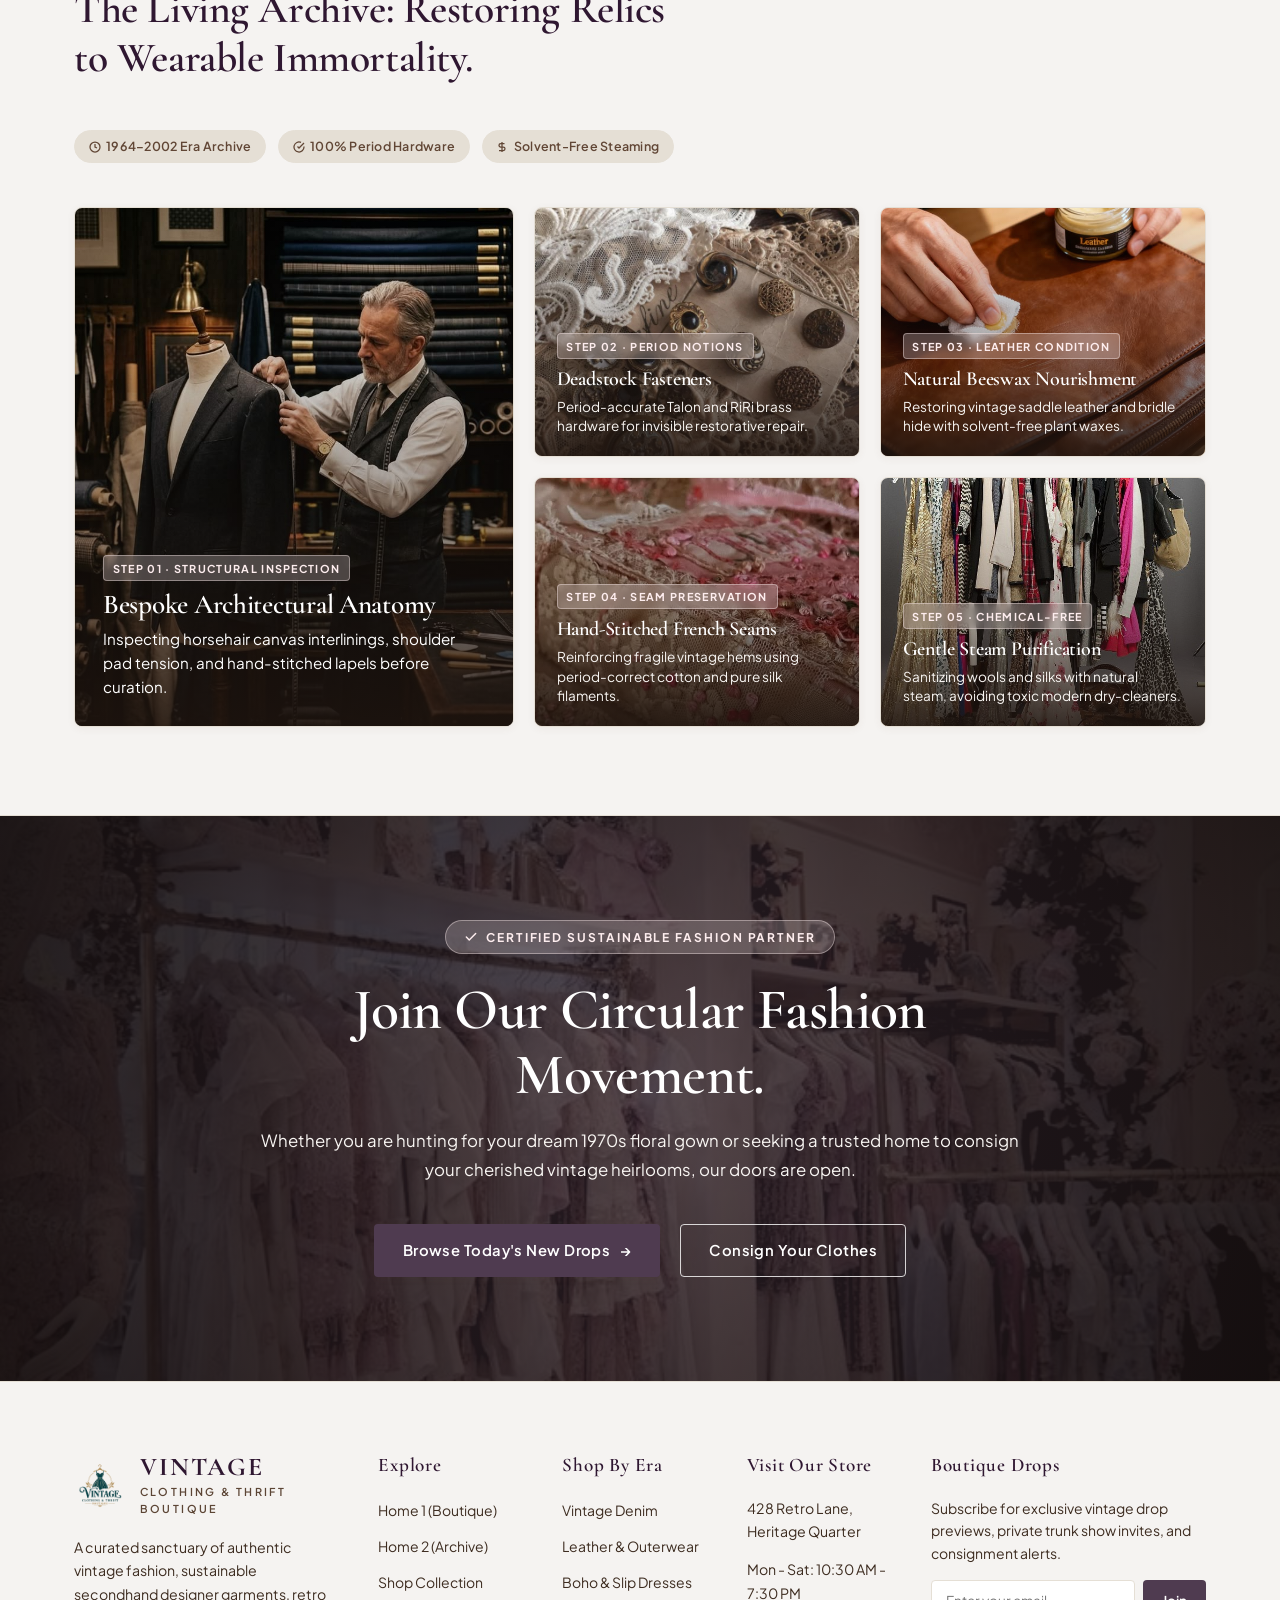
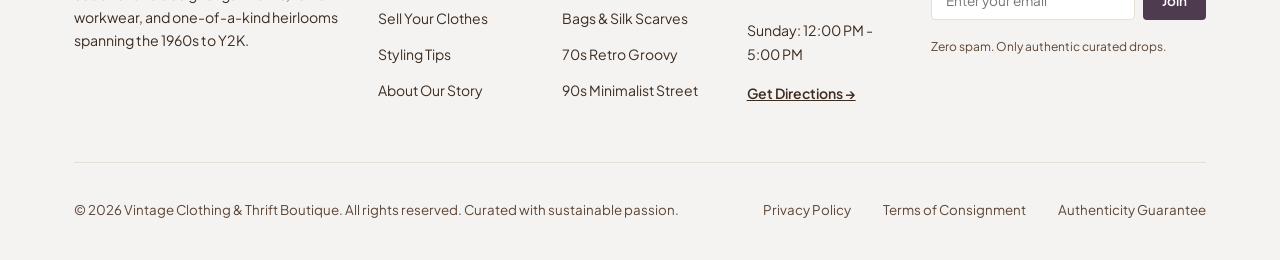
<file: about.html>
<!DOCTYPE html>
<html lang="en" dir="ltr">

<head>
  <meta charset="UTF-8">
  <meta name="viewport" content="width=device-width, initial-scale=1.0">
  <title>About Our Boutique & Heritage | Vintage Clothing & Thrift Boutique</title>
  <meta name="description"
    content="Discover the story behind Vintage Clothing & Thrift Boutique. Over three decades of authentic garment conservation, sustainable curation, and European vintage archives.">

  <!-- Favicon (High Contrast Vector + PNG) -->
  <link rel="icon" type="image/svg+xml" href="assets/images/icons/favicon.svg">
  <link rel="icon" type="image/png" sizes="32x32" href="assets/images/icons/favicon.png">
  <link rel="apple-touch-icon" href="assets/images/icons/favicon.png">

  <!-- External Stylesheets (Zero inline CSS) -->
  <link rel="stylesheet" href="assets/css/style.css">
  <link rel="stylesheet" href="assets/css/responsive.css">
</head>

<body>

  <!-- Branded Page Loader -->
  <div id="site-loader" aria-hidden="true">
    <div class="loader-logo-wrap">
      <div class="loader-spinner"></div>
      <img src="assets/images/icons/logo.png" alt="Vintage Boutique Loader" class="loader-logo-img">
    </div>
    <span class="loader-text">Vintage Boutique</span>
  </div>

  <!-- Sticky Compact Desktop & Mobile Header -->
  <header class="site-header" id="site-header">
    <div class="site-container header-container">

      <!-- Brand Logo + Name + Tagline -->
      <a href="index.html" class="brand-link" aria-label="Vintage Clothing and Thrift Boutique Home">
        <img src="assets/images/icons/logo.png" alt="Vintage Clothing & Thrift Boutique Logo" class="brand-logo-img">
        <div class="brand-text-block">
          <span class="brand-name">Vintage</span>
          <span class="brand-tagline">Clothing & Thrift Boutique</span>
        </div>
      </a>

      <!-- Desktop Navigation: Exactly 6 Navigation Items -->
      <nav class="desktop-nav" aria-label="Main Navigation">
        <!-- 1. Home with Click-Only Dropdown -->
        <div class="nav-item-dropdown" id="nav-home-dropdown">
          <button type="button" class="dropdown-toggle-btn" aria-expanded="false" aria-haspopup="true">
            <span>Home</span>
            <svg class="dropdown-icon" viewBox="0 0 20 20" fill="currentColor" aria-hidden="true">
              <path fill-rule="evenodd"
                d="M5.23 7.21a.75.75 0 011.06.02L10 11.168l3.71-3.938a.75.75 0 111.08 1.04l-4.25 4.5a.75.75 0 01-1.08 0l-4.25-4.5a.75.75 0 01.02-1.06z"
                clip-rule="evenodd" />
            </svg>
          </button>
          <div class="dropdown-menu" role="menu">
            <a href="index.html" class="dropdown-item" role="menuitem">Home 1 (Curated Boutique)</a>
            <a href="home-2.html" class="dropdown-item" role="menuitem">Home 2 (The Vault & Archive)</a>
          </div>
        </div>

        <!-- 2. Shop -->
        <a href="shop.html" class="nav-link">Shop</a>

        <!-- 3. Sell Your Clothes -->
        <a href="sell.html" class="nav-link">Sell Your Clothes</a>

        <!-- 4. Styling Tips -->
        <a href="styling-tips.html" class="nav-link">Styling Tips</a>

        <!-- 5. About (Mandatory - Active) -->
        <a href="about.html" class="nav-link active">About</a>

        <!-- 6. Contact (Directly Visible) -->
        <a href="contact.html" class="nav-link">Contact</a>
      </nav>

      <!-- Desktop Header Actions: RTL, Dark Mode, Login Button -->
      <div class="header-actions">
        <!-- RTL Toggle -->
        <button type="button" class="ctrl-btn rtl-toggle-btn" aria-label="Toggle Layout Direction (RTL/LTR)">
          <span class="rtl-label">RTL</span>
        </button>

        <!-- Dark Mode Toggle -->
        <button type="button" class="ctrl-btn theme-toggle-btn" aria-label="Toggle Dark Mode">
          <svg class="ctrl-icon moon-icon" viewBox="0 0 24 24" fill="none" stroke="currentColor" stroke-width="2"
            stroke-linecap="round" stroke-linejoin="round" aria-hidden="true">
            <path d="M21 12.79A9 9 0 1 1 11.21 3 7 7 0 0 0 21 12.79z"></path>
          </svg>
          <svg class="ctrl-icon sun-icon" style="display: none;" viewBox="0 0 24 24" fill="none" stroke="currentColor"
            stroke-width="2" stroke-linecap="round" stroke-linejoin="round" aria-hidden="true">
            <circle cx="12" cy="12" r="5"></circle>
            <line x1="12" y1="1" x2="12" y2="3"></line>
            <line x1="12" y1="21" x2="12" y2="23"></line>
            <line x1="4.22" y1="4.22" x2="5.64" y2="5.64"></line>
            <line x1="18.36" y1="18.36" x2="19.78" y2="19.78"></line>
            <line x1="1" y1="12" x2="3" y2="12"></line>
            <line x1="21" y1="12" x2="23" y2="12"></line>
            <line x1="4.22" y1="19.78" x2="5.64" y2="18.36"></line>
            <line x1="18.36" y1="5.64" x2="19.78" y2="4.22"></line>
          </svg>
        </button>

        <!-- Primary Buying CTA Button -->
        <a href="shop.html" class="header-primary-cta header-buy-btn" id="header-primary-cta" aria-label="Shop Vintage Collection">
          <svg width="15" height="15" viewBox="0 0 24 24" fill="none" stroke="currentColor" stroke-width="2.2"
            stroke-linecap="round" stroke-linejoin="round" aria-hidden="true">
            <path d="M6 2L3 6v14a2 2 0 0 0 2 2h14a2 2 0 0 0 2-2V6l-3-4z"></path>
            <line x1="3" y1="6" x2="21" y2="6"></line>
            <path d="M16 10a4 4 0 0 1-8 0"></path>
          </svg>
          <span>Buy Vintage</span>
        </a>

        <!-- Mobile Drawer Toggle Trigger -->
        <button type="button" class="mobile-toggle-btn" id="mobile-menu-open-btn" aria-label="Open Mobile Menu">
          <svg width="22" height="22" viewBox="0 0 24 24" fill="none" stroke="currentColor" stroke-width="2"
            stroke-linecap="round" stroke-linejoin="round" aria-hidden="true">
            <line x1="3" y1="12" x2="21" y2="12"></line>
            <line x1="3" y1="6" x2="21" y2="6"></line>
            <line x1="3" y1="18" x2="21" y2="18"></line>
          </svg>
        </button>
      </div>

    </div>
  </header>

  <!-- Mobile Menu Drawer & Overlay -->
  <div class="mobile-menu-overlay" id="mobile-menu-overlay" aria-hidden="true">
    <div class="mobile-menu-drawer" role="dialog" aria-modal="true" aria-label="Mobile Navigation Menu">

      <!-- Drawer Header: Brand Logo, Brand Text, Close Button -->
      <div class="mobile-drawer-header">
        <a href="index.html" class="brand-link">
          <img src="assets/images/icons/logo.png" alt="Vintage Boutique" class="brand-logo-img">
          <div class="brand-text-block">
            <span class="brand-name">Vintage</span>
            <span class="brand-tagline">Clothing & Thrift Boutique</span>
          </div>
        </a>
        <button type="button" class="mobile-close-btn" id="mobile-menu-close-btn" aria-label="Close Mobile Menu">
          <svg width="20" height="20" viewBox="0 0 24 24" fill="none" stroke="currentColor" stroke-width="2"
            stroke-linecap="round" stroke-linejoin="round" aria-hidden="true">
            <line x1="18" y1="6" x2="6" y2="18"></line>
            <line x1="6" y1="6" x2="18" y2="18"></line>
          </svg>
        </button>
      </div>

      <!-- Mobile Navigation Links -->
      <ul class="mobile-nav-list">
        <!-- Home Accordion -->
        <li class="mobile-accordion" id="mobile-home-accordion">
          <button type="button" class="mobile-accordion-toggle" id="mobile-home-toggle-btn" aria-expanded="false">
            <span>Home</span>
            <svg class="mobile-accordion-icon" viewBox="0 0 20 20" fill="currentColor" aria-hidden="true">
              <path fill-rule="evenodd"
                d="M5.23 7.21a.75.75 0 011.06.02L10 11.168l3.71-3.938a.75.75 0 111.08 1.04l-4.25 4.5a.75.75 0 01-1.08 0l-4.25-4.5a.75.75 0 01.02-1.06z"
                clip-rule="evenodd" />
            </svg>
          </button>
          <ul class="mobile-submenu">
            <li><a href="index.html" class="mobile-sub-link">Home 1 (Curated Boutique)</a></li>
            <li><a href="home-2.html" class="mobile-sub-link">Home 2 (The Vault & Archive)</a></li>
          </ul>
        </li>

        <li><a href="shop.html" class="mobile-nav-link">Shop</a></li>
        <li><a href="sell.html" class="mobile-nav-link">Sell Your Clothes</a></li>
        <li><a href="styling-tips.html" class="mobile-nav-link">Styling Tips</a></li>
        <li><a href="about.html" class="mobile-nav-link active">About</a></li>
        <li><a href="contact.html" class="mobile-nav-link">Contact</a></li>
      </ul>

      <!-- Drawer Footer with Theme & Direction Controls and Login -->
      <div class="mobile-drawer-footer">
        <div class="mobile-actions-row">
          <!-- Dark Mode Toggle in Mobile -->
          <button type="button" class="ctrl-btn theme-toggle-btn" aria-label="Toggle Dark Mode">
            <svg class="ctrl-icon moon-icon" viewBox="0 0 24 24" fill="none" stroke="currentColor" stroke-width="2"
              stroke-linecap="round" stroke-linejoin="round" aria-hidden="true">
              <path d="M21 12.79A9 9 0 1 1 11.21 3 7 7 0 0 0 21 12.79z"></path>
            </svg>
            <svg class="ctrl-icon sun-icon" style="display: none;" viewBox="0 0 24 24" fill="none" stroke="currentColor"
              stroke-width="2" stroke-linecap="round" stroke-linejoin="round" aria-hidden="true">
              <circle cx="12" cy="12" r="5"></circle>
              <line x1="12" y1="1" x2="12" y2="3"></line>
              <line x1="12" y1="21" x2="12" y2="23"></line>
              <line x1="4.22" y1="4.22" x2="5.64" y2="5.64"></line>
              <line x1="18.36" y1="18.36" x2="19.78" y2="19.78"></line>
              <line x1="1" y1="12" x2="3" y2="12"></line>
              <line x1="21" y1="12" x2="23" y2="12"></line>
              <line x1="4.22" y1="19.78" x2="5.64" y2="18.36"></line>
              <line x1="18.36" y1="5.64" x2="19.78" y2="4.22"></line>
            </svg>
            <span class="theme-label-text">Dark Mode</span>
          </button>

          <!-- RTL Toggle in Mobile -->
          <button type="button" class="ctrl-btn rtl-toggle-btn" aria-label="Toggle Layout Direction (RTL/LTR)">
            <svg width="15" height="15" viewBox="0 0 24 24" fill="none" stroke="currentColor" stroke-width="2.5"
              stroke-linecap="round" stroke-linejoin="round" aria-hidden="true">
              <polyline points="17 1 21 5 17 9"></polyline>
              <path d="M3 5h18"></path>
              <polyline points="7 23 3 19 7 15"></polyline>
              <path d="M21 19H3"></path>
            </svg>
            <span class="rtl-label">RTL</span>
          </button>
        </div>

        <!-- Primary Buying CTA in Mobile Drawer -->
        <a href="shop.html" class="mobile-primary-cta mobile-buy-btn" id="mobile-primary-cta">
          <svg width="18" height="18" viewBox="0 0 24 24" fill="none" stroke="currentColor" stroke-width="2.2"
            stroke-linecap="round" stroke-linejoin="round" aria-hidden="true">
            <path d="M6 2L3 6v14a2 2 0 0 0 2 2h14a2 2 0 0 0 2-2V6l-3-4z"></path>
            <line x1="3" y1="6" x2="21" y2="6"></line>
            <path d="M16 10a4 4 0 0 1-8 0"></path>
          </svg>
          <span>Buy Vintage Collection</span>
        </a>
      </div>

    </div>
  </div>

  <!-- MAIN CONTENT: EXACTLY 6 UNIQUE MAIN CONTENT SECTIONS (LAST SECTION = CTA) -->
  <main id="main-content">

    <!-- ====================================================================
         SECTION 1: THE ATELIER MANIFESTO & DUAL OFFSET FRAMES
         ==================================================================== -->
    <section class="about-manifesto-section" id="about-manifesto">
      <div class="site-container manifesto-grid">

        <!-- Left Narrative Column -->
        <div>
          <span class="section-eyebrow">Our Heritage Story</span>
          <h1 class="manifesto-title">Curators of Secondhand Soul & Archival Relics.</h1>

          <div class="manifesto-quote-box">
            <p class="manifesto-quote-text">"Fast fashion expires in weeks. Authentic vintage was built to outlive its
              original decade."</p>
            <span class="manifesto-quote-author">Est. 1989 &middot; Heritage Quarter Salon</span>
          </div>

          <p class="manifesto-body">
            Founded by lifelong collectors, Vintage Clothing & Thrift Boutique began as an intimate atelier restoring
            European workwear and Parisian silks wardrobes.
          </p>

          <div class="about-hero-actions">
            <a href="#four-pillars" class="btn-primary-hero">Our Core Philosophy &darr;</a>
            <a href="shop.html" class="btn-outline-hero">Explore The Racks</a>
          </div>
        </div>

        <!-- Right Dual Framed Imagery -->
        <div class="manifesto-dual-frames">
          <div class="manifesto-frame-back">
            <img src="assets/images/about/p58.jpg" alt="Vintage atelier tailoring and garment restoration"
              class="manifesto-photo">
          </div>
          <div class="manifesto-frame-front">
            <img src="assets/images/about/p59.jpg" alt="Modern curated vintage boutique showroom racks"
              class="manifesto-photo">
          </div>
        </div>

      </div>
    </section>

    <!-- ====================================================================
         SECTION 2: THE FOUR PILLARS OF OUR PHILOSOPHY (VISUAL PILLARS)
         ==================================================================== -->
    <section class="pillars-section" id="four-pillars">
      <div class="site-container">

        <div class="section-header-center">
          <span class="section-eyebrow">Guiding Convictions</span>
          <h2 class="section-title">The Four Tenets of Our Craft</h2>
          <p class="section-desc">
            We are more than a thrift store; we are guardians of textile culture, sustainable stewardship, and enduring
            design integrity.
          </p>
        </div>

        <div class="pillars-grid">
          <!-- Pillar I -->
          <div class="pillar-col">
            <img src="assets/images/about/p60.jpg" alt="Rich weave texture of natural vintage textiles"
              class="pillar-bg-img">
            <div class="pillar-overlay"></div>
            <div class="pillar-content">
              <div class="pillar-num">01</div>
              <h3 class="pillar-title">Radical Longevity</h3>
              <p class="pillar-desc">Prioritizing natural fibers (dense wool, unwashed raw cotton, pure mulberry silks)
                that withstand generations.</p>
            </div>
          </div>

          <!-- Pillar II -->
          <div class="pillar-col">
            <img src="assets/images/about/p61.jpg" alt="Hand-stitching and bespoke needlework repair"
              class="pillar-bg-img">
            <div class="pillar-overlay"></div>
            <div class="pillar-content">
              <div class="pillar-num">02</div>
              <h3 class="pillar-title">Invisible Restoration</h3>
              <p class="pillar-desc">Expert artisanal patching, re-weaving, and vintage hardware replacement to preserve
                authentic character.</p>
            </div>
          </div>

          <!-- Pillar III -->
          <div class="pillar-col">
            <img src="assets/images/about/p62.jpg" alt="Sustainable raw organic cotton and ethical practices"
              class="pillar-bg-img">
            <div class="pillar-overlay"></div>
            <div class="pillar-content">
              <div class="pillar-num">03</div>
              <h3 class="pillar-title">Ethical Circulation</h3>
              <p class="pillar-desc">Keeping premium garments out of landfills through fair consignor payouts and
                zero-landfill textile policies.</p>
            </div>
          </div>

          <!-- Pillar IV -->
          <div class="pillar-col">
            <img src="assets/images/about/p63.jpg" alt="Vibrant community of vintage fashion enthusiasts"
              class="pillar-bg-img">
            <div class="pillar-overlay"></div>
            <div class="pillar-content">
              <div class="pillar-num">04</div>
              <h3 class="pillar-title">Collector Culture</h3>
              <p class="pillar-desc">Cultivating an inclusive community , there minimalist and slip dresses artists,
                and
                lovers of timeless
                nostalgia.</p>
            </div>
          </div>
        </div>

      </div>
    </section>

    <!-- ====================================================================
         SECTION 3: THE CURATORS & MASTER RESTORERS (PORTRAIT MOSAIC)
         ==================================================================== -->
    <section class="curators-section" id="our-curators">
      <div class="site-container">

        <div class="section-header-center">
          <span class="section-eyebrow">The Keepers of the Archive</span>
          <h2 class="section-title">Meet Our Vintage Specialists</h2>
          <p class="section-desc">
            With decades of combined connoisseurship across European flea markets, Japanese denim looms, and American
            archival fashion.
          </p>
        </div>

        <div class="curators-grid">
          <!-- Specialist 1 -->
          <div class="curator-card">
            <div class="curator-photo-wrap">
              <img src="assets/images/about/team-curator-1.jpg" alt="Elena Rostova, Head of Archival Acquisition"
                class="curator-photo">
            </div>
            <div class="curator-body">
              <span class="curator-role">Head Vintage Buyer</span>
              <h3 class="curator-name">Elena Rostova</h3>
              <p class="curator-bio">Specialist in 1960s–1980s French couturiers, vintage leather treatments, and estate
                consignment appraisals.</p>
            </div>
          </div>

          <!-- Specialist 2 -->
          <div class="curator-card">
            <div class="curator-photo-wrap">
              <img src="assets/images/about/team-curator-2.jpg" alt="Marcus Sterling, Master Textile Conservator"
                class="curator-photo">
            </div>
            <div class="curator-body">
              <span class="curator-role">Master Textile Conservator</span>
              <h3 class="curator-name">Marcus Sterling</h3>
              <p class="curator-bio">Two decades restoring rare shuttle-loom selvedge denim, union-stitch repairs, and
                non-invasive steam preservation.</p>
            </div>
          </div>

          <!-- Specialist 3 -->
          <div class="curator-card">
            <div class="curator-photo-wrap">
              <img src="assets/images/about/team-curator-3.jpg" alt="Aria Chen, Lead Wardrobe Stylist"
                class="curator-photo">
            </div>
            <div class="curator-body">
              <span class="curator-role">Lead Wardrobe Stylist</span>
              <h3 class="curator-name">Aria Chen</h3>
              <p class="curator-bio">Editorial stylist known for pairing 1990s minimalist slip dresses and 70s jackets
                with contemporary silhouettes.</p>
            </div>
          </div>
        </div>

      </div>
    </section>

    <!-- ====================================================================
         SECTION 4: SOURCING JOURNEYS & FLEA MARKET VAULTS (TRAVELOGUE)
         ==================================================================== -->
    <section class="sourcing-section" id="sourcing-journeys">
      <div class="site-container sourcing-grid">

        <!-- Left Sourcing Photo & Pin Card -->
        <div class="sourcing-photo-wrap">
          <img src="assets/images/about/p64.jpg" alt="Browsing rare garments in an authentic vintage flea market stall"
            class="sourcing-photo">
          <div class="sourcing-pin-card">
            <svg width="22" height="22" viewBox="0 0 24 24" fill="none" stroke="var(--color-warm-brown)"
              stroke-width="2" stroke-linecap="round" stroke-linejoin="round" aria-hidden="true">
              <path d="M21 10c0 7-9 13-9 13s-9-6-9-13a9 9 0 0 1 18 0z"></path>
              <circle cx="12" cy="10" r="3"></circle>
            </svg>
            <div>
              <div class="sourcing-pin-title">Marché aux Puces de Saint-Ouen</div>
              <div class="sourcing-pin-sub">Paris, France &middot; Primary Source Vault</div>
            </div>
          </div>
        </div>

        <!-- Right Sourcing Destinations & Text -->
        <div class="sourcing-content-wrap">
          <span class="section-eyebrow">Global Relic Expeditions</span>
          <h2 class="section-title">Where Our Treasures Are Discovered</h2>
          <p class="section-desc">
            We don’t rely on mass warehouse bales. We handpick each garment item-by-item across historic markets and
            private wardrobe estates.
          </p>

          <div class="sourcing-cities-list">
            <div class="sourcing-city-item">
              <span class="city-badge">Paris, France</span>
              <div class="city-content">
                <h4 class="sourcing-city-title">Silk Tea Dresses & Tailored Trench Coats</h4>
                <p class="sourcing-city-desc">Direct connections with Parisian collectors offering unreleased 1970s and
                  1980s couture garments.</p>
              </div>
            </div>

            <div class="sourcing-city-item">
              <span class="city-badge">Tokyo, Japan</span>
              <div class="city-content">
                <h4 class="sourcing-city-title">Selvedge Denim & Early Y2K Archive</h4>
                <p class="sourcing-city-desc">Rare vintage American workwear exported Japan,
                  temperature-controlled.</p>
              </div>
            </div>

            <div class="sourcing-city-item">
              <span class="city-badge">Bologna, Italy</span>
              <div class="city-content">
                <h4 class="sourcing-city-title">Handcrafted Leather & Wool Knitwear</h4>
                <p class="sourcing-city-desc">Artisanal leather goods, structured blazers, knitwear with
                  original buttons.</p>
              </div>
            </div>
          </div>
        </div>

      </div>
    </section>

    <!-- ====================================================================
         SECTION 5: THE ARCHIVAL CONSERVATION PENTAPTYCH & MATERIAL HERITAGE
         ==================================================================== -->
    <section class="conservation-mosaic-section" id="conservation-atelier">
      <div class="site-container">

        <div class="conservation-header-row">
          <div class="conservation-header-left">
            <span class="section-eyebrow">Textile Stewardship</span>
            <h2 class="section-title">The Living Archive: Restoring Relics to Wearable Immortality.</h2>
          </div>
          <div class="conservation-specs-pills">
            <span class="conservation-spec-pill">
              <svg width="12" height="12" viewBox="0 0 24 24" fill="none" stroke="currentColor" stroke-width="2.5"
                aria-hidden="true">
                <circle cx="12" cy="12" r="10"></circle>
                <path d="M12 6v6l4 2"></path>
              </svg>
              1964&ndash;2002 Era Archive
            </span>
            <span class="conservation-spec-pill">
              <svg width="12" height="12" viewBox="0 0 24 24" fill="none" stroke="currentColor" stroke-width="2.5"
                aria-hidden="true">
                <path d="M22 11.08V12a10 10 0 1 1-5.93-9.14"></path>
                <polyline points="22 4 12 14.01 9 11.01"></polyline>
              </svg>
              100% Period Hardware
            </span>
            <span class="conservation-spec-pill">
              <svg width="12" height="12" viewBox="0 0 24 24" fill="none" stroke="currentColor" stroke-width="2.5"
                aria-hidden="true">
                <path d="M12 2v20M17 5H9.5a3.5 3.5 0 0 0 0 7h5a3.5 3.5 0 0 1 0 7H6"></path>
              </svg>
              Solvent-Free Steaming
            </span>
          </div>
        </div>

        <div class="conservation-mosaic-grid">
          <!-- Frame 1: Feature Lead Frame (Spans 2 rows) -->
          <div class="mosaic-card mosaic-card-hero">
            <img src="assets/images/about/p65.jpg" alt="Bespoke vintage tailoring inspection" class="mosaic-photo"
              loading="lazy">
            <div class="mosaic-overlay">
              <span class="mosaic-step-tag">Step 01 &middot; Structural Inspection</span>
              <h3 class="mosaic-title">Bespoke Architectural Anatomy</h3>
              <p class="mosaic-caption">Inspecting horsehair canvas interlinings, shoulder pad tension, and
                hand-stitched lapels before curation.</p>
            </div>
          </div>

          <!-- Frame 2: Top Middle -->
          <div class="mosaic-card">
            <img src="assets/images/about/p66.jpg" alt="Vintage notions buttons and antique brass fasteners"
              class="mosaic-photo" loading="lazy">
            <div class="mosaic-overlay">
              <span class="mosaic-step-tag">Step 02 &middot; Period Notions</span>
              <h3 class="mosaic-title">Deadstock Fasteners</h3>
              <p class="mosaic-caption">Period-accurate Talon and RiRi brass hardware for invisible restorative repair.
              </p>
            </div>
          </div>

          <!-- Frame 3: Top Right -->
          <div class="mosaic-card">
            <img src="assets/images/about/p67.jpg" alt="Handcrafted vintage leather restoration" class="mosaic-photo"
              loading="lazy">
            <div class="mosaic-overlay">
              <span class="mosaic-step-tag">Step 03 &middot; Leather Condition</span>
              <h3 class="mosaic-title">Natural Beeswax Nourishment</h3>
              <p class="mosaic-caption">Restoring vintage saddle leather and bridle hide with solvent-free plant waxes.
              </p>
            </div>
          </div>

          <!-- Frame 4: Bottom Middle -->
          <div class="mosaic-card">
            <img src="assets/images/about/p68.jpg" alt="Archival textile hand-stitching French seams"
              class="mosaic-photo" loading="lazy">
            <div class="mosaic-overlay">
              <span class="mosaic-step-tag">Step 04 &middot; Seam Preservation</span>
              <h3 class="mosaic-title">Hand-Stitched French Seams</h3>
              <p class="mosaic-caption">Reinforcing fragile vintage hems using period-correct cotton and pure silk
                filaments.</p>
            </div>
          </div>

          <!-- Frame 5: Bottom Right -->
          <div class="mosaic-card">
            <img src="assets/images/about/p69.jpg" alt="Curated vintage garments hanging on archival rack"
              class="mosaic-photo" loading="lazy">
            <div class="mosaic-overlay">
              <span class="mosaic-step-tag">Step 05 &middot; Chemical-Free </span>
              <h3 class="mosaic-title">Gentle Steam Purification</h3>
              <p class="mosaic-caption">Sanitizing wools and silks with natural steam, avoiding toxic modern
                dry-cleaners.</p>
            </div>
          </div>
        </div>

      </div>
    </section>

    <!-- ====================================================================
         SECTION 6: MANDATORY FINAL CTA SECTION (HIGH IMPACT)
         ==================================================================== -->
    <section class="about-cta-section" id="about-cta">
      <img src="assets/images/about/p70.jpg" alt="Authentic vintage garments hanging in boutique" class="about-cta-bg">
      <div class="about-cta-overlay"></div>

      <div class="site-container">
        <div class="about-cta-content">
          <div class="about-cta-badge">
            <svg width="14" height="14" viewBox="0 0 24 24" fill="none" stroke="currentColor" stroke-width="2.5"
              stroke-linecap="round" stroke-linejoin="round" aria-hidden="true">
              <polyline points="20 6 9 17 4 12"></polyline>
            </svg>
            <span>Certified Sustainable Fashion Partner</span>
          </div>

          <h2 class="about-cta-title">Join Our Circular Fashion Movement.</h2>
          <p class="about-cta-desc">
            Whether you are hunting for your dream 1970s floral gown or seeking a trusted home to consign your cherished
            vintage heirlooms, our doors are open.
          </p>

          <div class="about-cta-actions">
            <a href="shop.html" class="btn-primary-hero">
              <span>Browse Today's New Drops</span>
              <span aria-hidden="true">&rarr;</span>
            </a>
            <a href="sell.html" class="btn-outline-white">
              <span>Consign Your Clothes</span>
            </a>
          </div>
        </div>
      </div>
    </section>

  </main>

  <!-- Shared Global Footer -->
  <footer class="site-footer">
    <div class="site-container">

      <div class="footer-top-grid">
        <!-- Brand Summary Column -->
        <div class="footer-brand-wrap">
          <a href="index.html" class="footer-brand-header" aria-label="Vintage Clothing &amp; Thrift Boutique Home">
            <img src="assets/images/icons/logo.png" alt="Vintage Boutique" class="footer-brand-logo">
            <div>
              <div class="footer-brand-title">Vintage</div>
              <div class="footer-brand-sub">Clothing & Thrift Boutique</div>
            </div>
          </a>
          <p class="footer-desc">
            A curated sanctuary of authentic vintage fashion, sustainable secondhand designer garments, retro workwear,
            and one-of-a-kind heirlooms spanning the 1960s to Y2K.
          </p>
        </div>

        <!-- Quick Navigation -->
        <div>
          <h2 class="footer-heading">Explore</h2>
          <ul class="footer-links-list">
            <li><a href="index.html" class="footer-link">Home 1 (Boutique)</a></li>
            <li><a href="home-2.html" class="footer-link">Home 2 (Archive)</a></li>
            <li><a href="shop.html" class="footer-link">Shop Collection</a></li>
            <li><a href="sell.html" class="footer-link">Sell Your Clothes</a></li>
            <li><a href="styling-tips.html" class="footer-link">Styling Tips</a></li>
            <li><a href="about.html" class="footer-link">About Our Story</a></li>
          </ul>
        </div>

        <!-- Shop by Category / Era -->
        <div>
          <h2 class="footer-heading">Shop By Era</h2>
          <ul class="footer-links-list">
            <li><a href="shop.html?category=denim" class="footer-link">Vintage Denim</a></li>
            <li><a href="shop.html?category=outerwear" class="footer-link">Leather & Outerwear</a></li>
            <li><a href="shop.html?category=dresses" class="footer-link">Boho & Slip Dresses</a></li>
            <li><a href="shop.html?category=accessories" class="footer-link">Bags & Silk Scarves</a></li>
            <li><a href="shop.html?era=70s" class="footer-link">70s Retro Groovy</a></li>
            <li><a href="shop.html?era=90s" class="footer-link">90s Minimalist Street</a></li>
          </ul>
        </div>

        <!-- Store Hours & Visit Info -->
        <div>
          <h2 class="footer-heading">Visit Our Store</h2>
          <ul class="footer-links-list">
            <li class="footer-desc" style="margin-bottom: 0.25rem;">428 Retro Lane, Heritage Quarter</li>
            <li class="footer-desc" style="margin-bottom: 0.25rem;">Mon - Sat: 10:30 AM - 7:30 PM</li>
            <li class="footer-desc" style="margin-bottom: 0.25rem;">Sunday: 12:00 PM - 5:00 PM</li>
            <li><a href="contact.html" class="footer-link" style="font-weight: 600; text-decoration: underline;">Get
                Directions &rarr;</a></li>
          </ul>
        </div>

        <!-- Newsletter Subscription Column -->
        <div class="footer-newsletter-wrap">
          <h2 class="footer-heading">Boutique Drops</h2>
          <p class="footer-newsletter-text">
            Subscribe for exclusive vintage drop previews, private trunk show invites, and consignment alerts.
          </p>
          <form class="footer-form" onsubmit="event.preventDefault(); alert('Subscribed to Vintage Boutique drops!');">
            <input type="email" required placeholder="Enter your email " class="footer-input"
              aria-label="Email address for boutique newsletter">
            <button type="submit" class="footer-submit-btn">Join</button>
          </form>
          <span class="footer-privacy-note">Zero spam. Only authentic curated drops.</span>
        </div>
      </div>

      <!-- Footer Bottom Copyright & Legal -->
      <div class="footer-bottom">
        <div>
          &copy; 2026 Vintage Clothing & Thrift Boutique. All rights reserved. Curated with sustainable passion.
        </div>
        <div class="footer-legal-links">
          <a href="#" class="footer-link">Privacy Policy</a>
          <a href="#" class="footer-link">Terms of Consignment</a>
          <a href="#" class="footer-link">Authenticity Guarantee</a>
        </div>
      </div>

    </div>
  </footer>

  <!-- Floating Scroll-to-Top Button -->
  <button type="button" class="scroll-top-btn" id="scroll-top-btn" aria-label="Scroll back to top">
    <svg width="20" height="20" viewBox="0 0 24 24" fill="none" stroke="currentColor" stroke-width="2.5"
      stroke-linecap="round" stroke-linejoin="round" aria-hidden="true">
      <line x1="12" y1="19" x2="12" y2="5"></line>
      <polyline points="5 12 12 5 19 12"></polyline>
    </svg>
  </button>

  <!-- Login & Register Modal -->
  <div class="auth-modal-overlay" id="auth-modal-overlay" aria-hidden="true" role="dialog" aria-modal="true"
    aria-labelledby="auth-modal-title">
    <div class="auth-modal-card">
      <button type="button" class="auth-close-btn" id="auth-modal-close-btn" aria-label="Close login dialog">
        <svg width="18" height="18" viewBox="0 0 24 24" fill="none" stroke="currentColor" stroke-width="2"
          stroke-linecap="round" stroke-linejoin="round" aria-hidden="true">
          <line x1="18" y1="6" x2="6" y2="18"></line>
          <line x1="6" y1="6" x2="18" y2="18"></line>
        </svg>
      </button>

      <!-- Auth Modal Brand Header -->
      <div class="auth-brand-header">
        <a href="index.html" class="auth-brand-logo" aria-label="Vintage Clothing & Thrift Boutique Home">
          <img src="assets/images/icons/logo.png" alt="Vintage Clothing & Thrift Boutique Logo" class="auth-logo-img"
            width="48" height="48">
          <div class="auth-brand-text">
            <span class="auth-brand-title">VINTAGE</span>
            <span class="auth-brand-subtitle">Clothing &amp; Thrift Boutique</span>
          </div>
        </a>
        <p class="auth-brand-desc">Curated Relics of Timeless Expression</p>
      </div>

      <div class="auth-modal-tabs">
        <button type="button" class="auth-tab-btn active" id="tab-login-btn">Sign In</button>
        <button type="button" class="auth-tab-btn" id="tab-register-btn">Create Account</button>
      </div>

      <!-- Login Form -->
      <form class="auth-form" id="form-login">
        <div class="form-group">
          <label class="form-label" for="login-email">Email Address</label>
          <input type="email" id="login-email" required class="form-input" placeholder="vintage@example.com">
        </div>
        <div class="form-group">
          <label class="form-label" for="login-password">Password</label>
          <input type="password" id="login-password" required class="form-input" placeholder="••••••••">
        </div>
        <div class="form-options-row">
          <label class="form-checkbox-label">
            <input type="checkbox" name="remember">
            <span>Remember me</span>
          </label>
          <a href="#" class="forgot-link">Forgot password?</a>
        </div>
        <button type="submit" class="auth-submit-btn">Sign In to Boutique</button>
      </form>

      <!-- Register Form -->
      <form class="auth-form" id="form-register" style="display: none;">
        <div class="form-group">
          <label class="form-label" for="reg-name">Full Name</label>
          <input type="text" id="reg-name" required class="form-input" placeholder="Eleanor Vance">
        </div>
        <div class="form-group">
          <label class="form-label" for="reg-email">Email Address</label>
          <input type="email" id="reg-email" required class="form-input" placeholder="vintage@example.com">
        </div>
        <div class="form-group">
          <label class="form-label" for="reg-password">Password</label>
          <input type="password" id="reg-password" required class="form-input" placeholder="Create secure password">
        </div>
        <button type="submit" class="auth-submit-btn">Register New Account</button>
      </form>

    </div>
  </div>

  <!-- Shared External JavaScript (Zero inline JS) -->
  <script src="assets/js/main.js"></script>
</body>

</html>
</file>
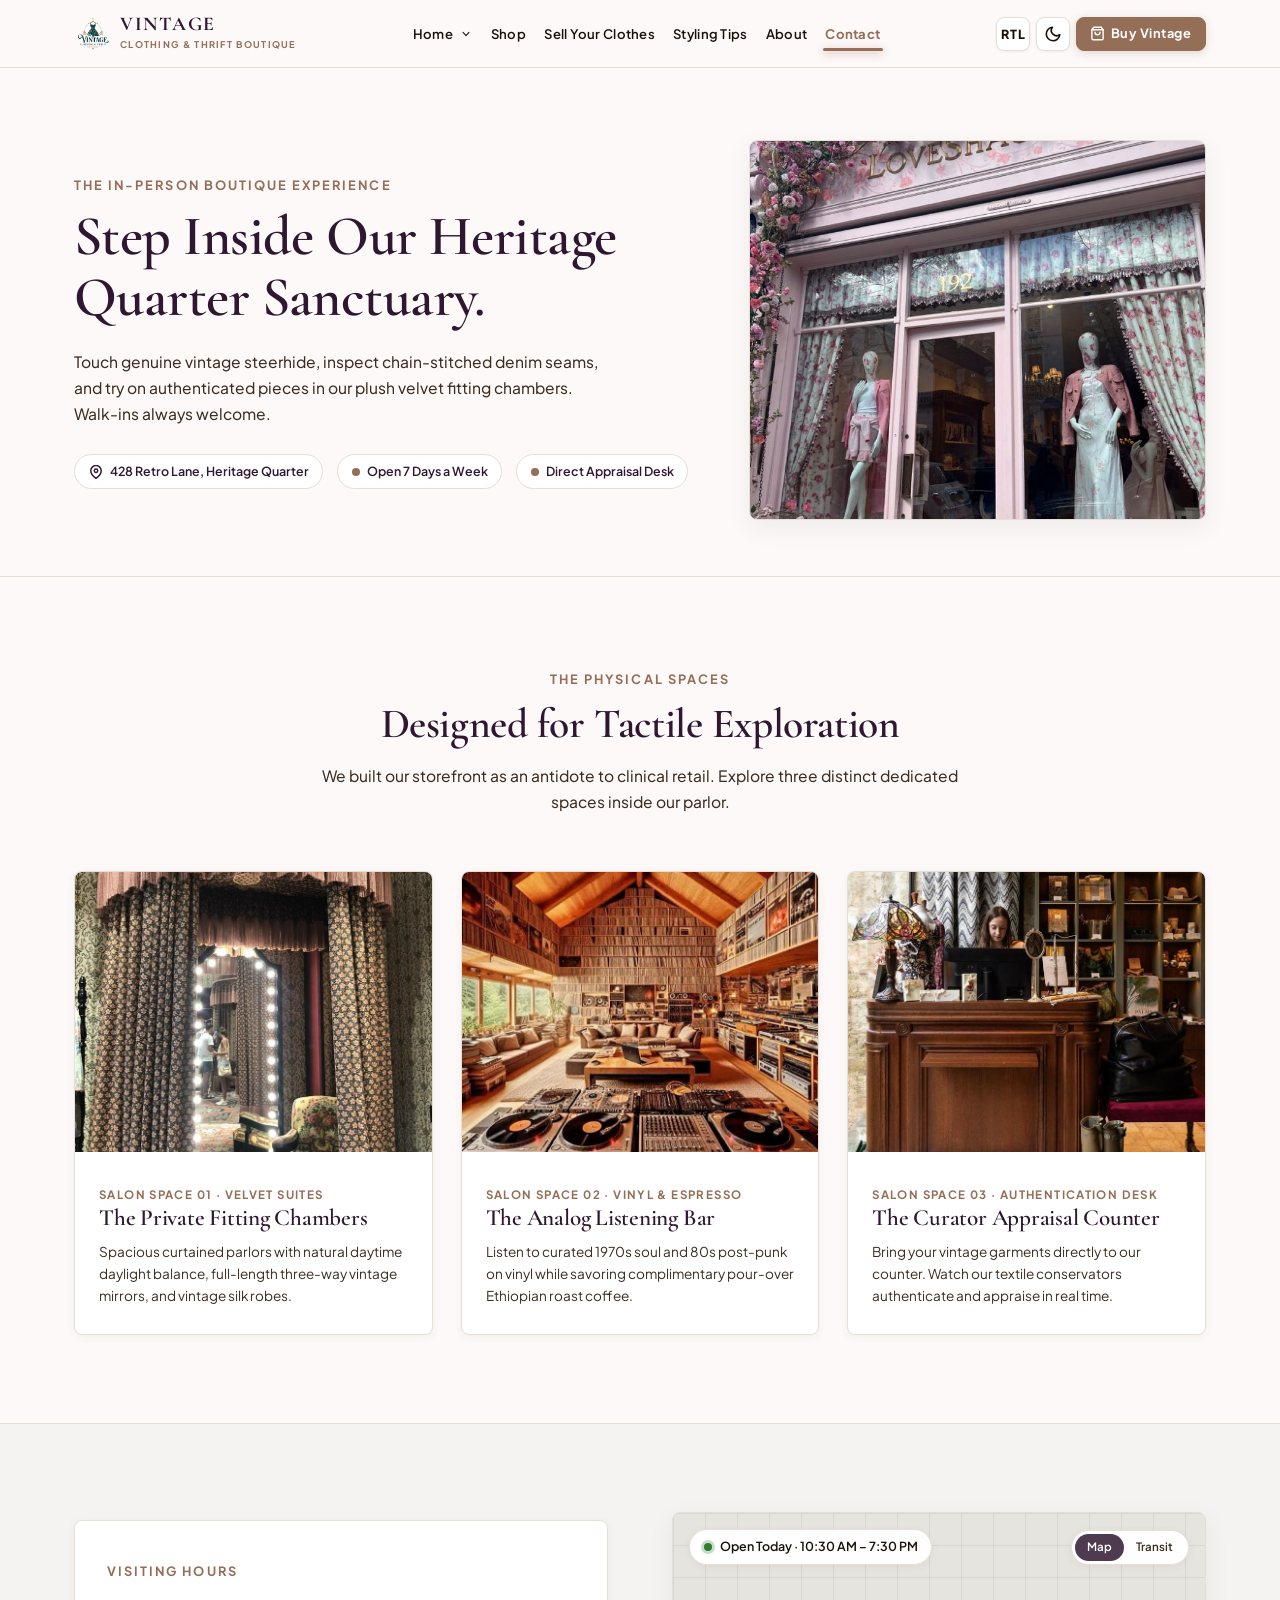
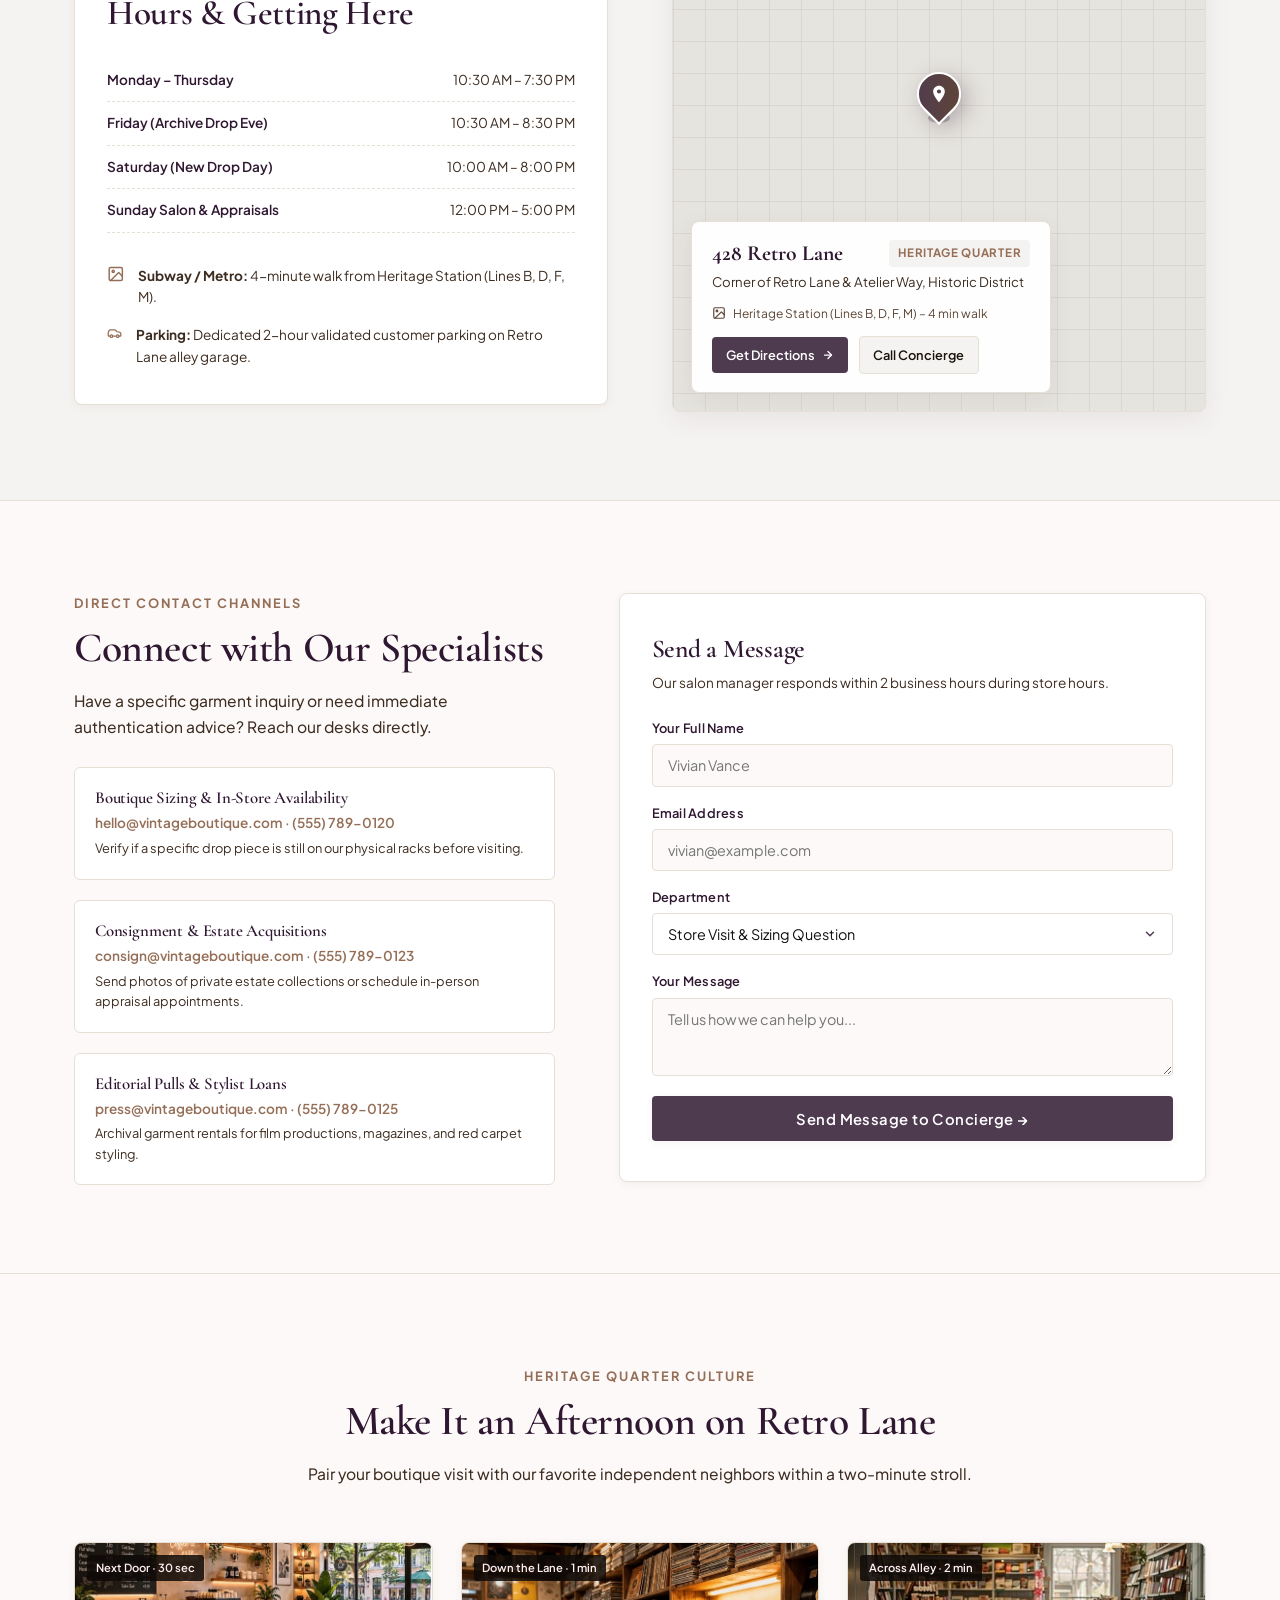
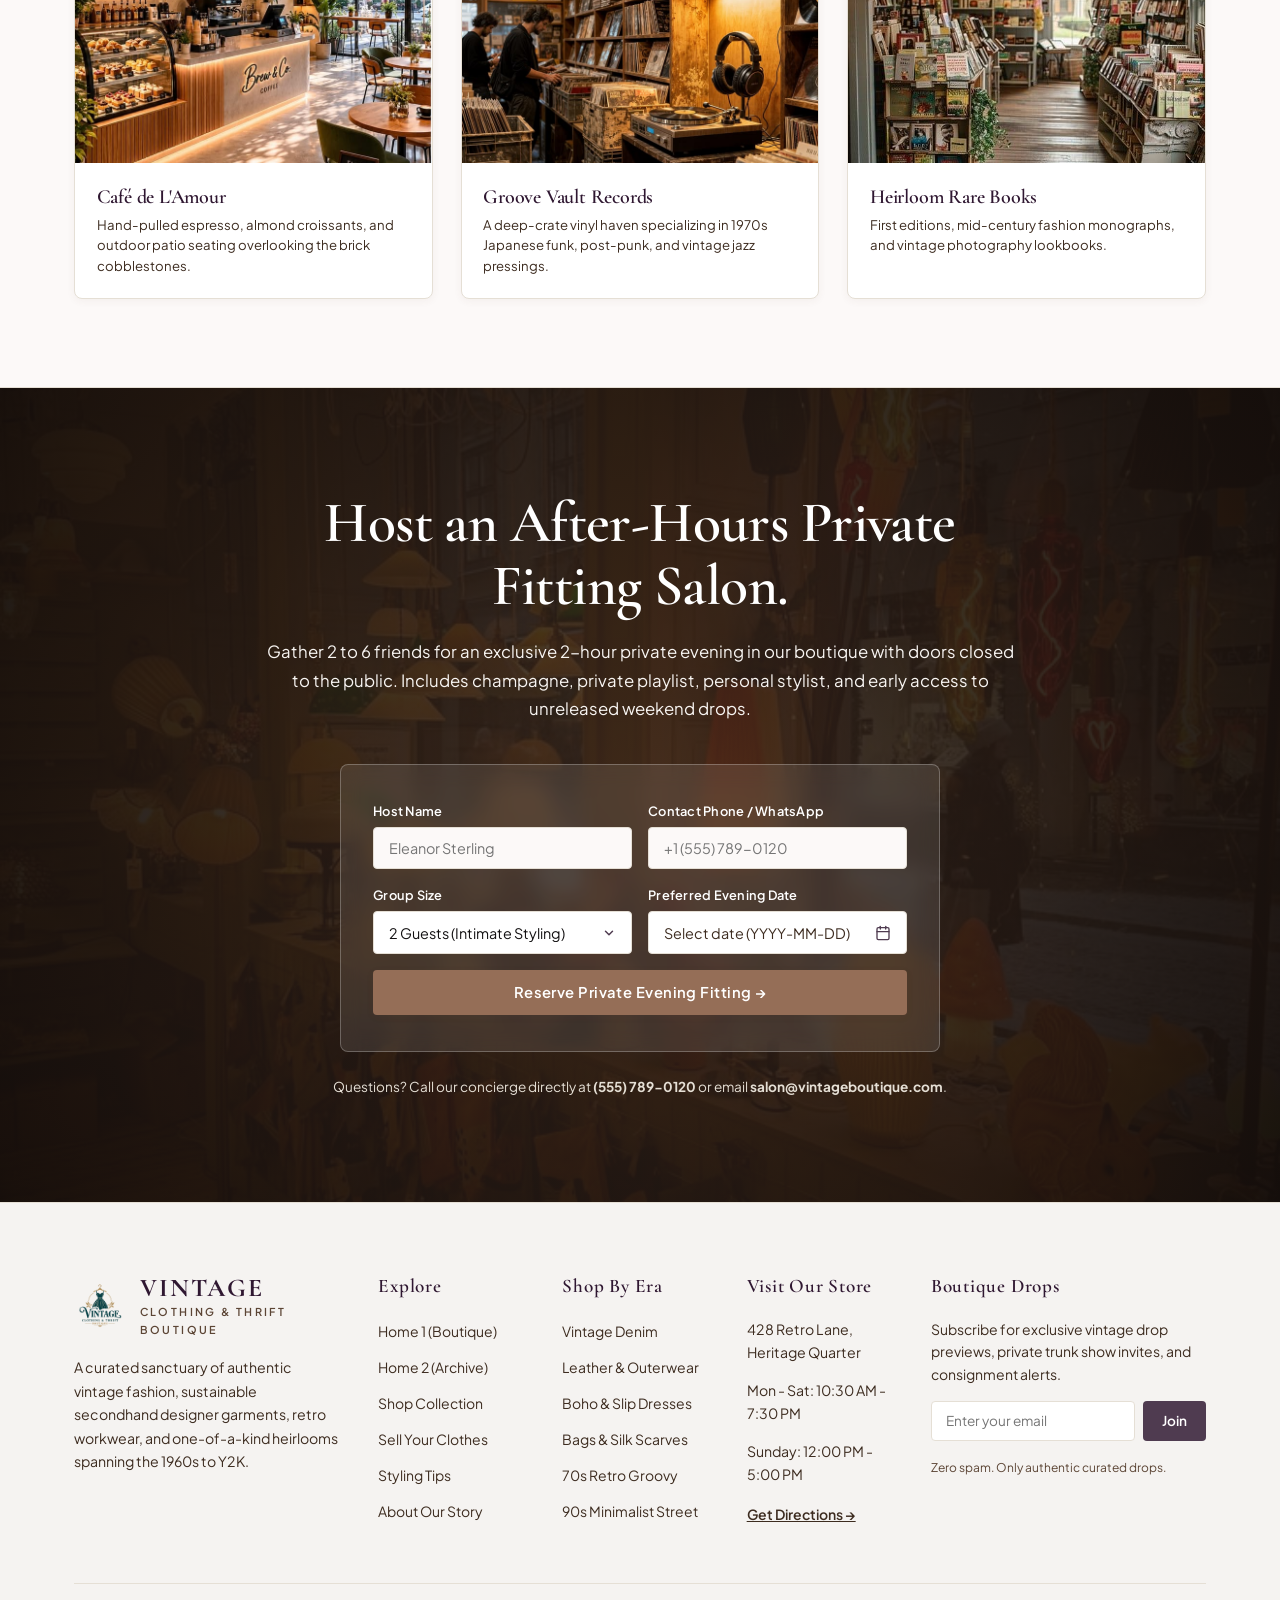
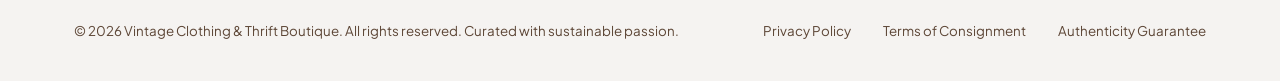
<file: contact.html>
<!DOCTYPE html>
<html lang="en" dir="ltr">

<head>
  <meta charset="UTF-8">
  <meta name="viewport" content="width=device-width, initial-scale=1.0">
  <title>Contact & Visit Our Heritage Boutique | Vintage Clothing & Thrift Boutique</title>
  <meta name="description"
    content="Visit our curated vintage boutique fitting parlor at 428 Retro Lane. Opening hours, neighborhood directions, private salon appointments, and concierge appraisal desk.">

  <!-- Favicon (High Contrast Vector + PNG) -->
  <link rel="icon" type="image/svg+xml" href="assets/images/icons/favicon.svg">
  <link rel="icon" type="image/png" sizes="32x32" href="assets/images/icons/favicon.png">
  <link rel="apple-touch-icon" href="assets/images/icons/favicon.png">

  <!-- External Stylesheets (Zero inline CSS) -->
  <link rel="stylesheet" href="assets/css/style.css">
  <link rel="stylesheet" href="assets/css/responsive.css">
</head>

<body>

  <!-- Branded Page Loader -->
  <div id="site-loader" aria-hidden="true">
    <div class="loader-logo-wrap">
      <div class="loader-spinner"></div>
      <img src="assets/images/icons/logo.png" alt="Vintage Boutique Loader" class="loader-logo-img">
    </div>
    <span class="loader-text">Vintage Boutique</span>
  </div>

  <!-- Sticky Compact Desktop & Mobile Header -->
  <header class="site-header" id="site-header">
    <div class="site-container header-container">

      <!-- Brand Logo + Name + Tagline -->
      <a href="index.html" class="brand-link" aria-label="Vintage Clothing and Thrift Boutique Home">
        <img src="assets/images/icons/logo.png" alt="Vintage Clothing & Thrift Boutique Logo" class="brand-logo-img">
        <div class="brand-text-block">
          <span class="brand-name">Vintage</span>
          <span class="brand-tagline">Clothing & Thrift Boutique</span>
        </div>
      </a>

      <!-- Desktop Navigation: Exactly 6 Navigation Items -->
      <nav class="desktop-nav" aria-label="Main Navigation">
        <!-- 1. Home with Click-Only Dropdown -->
        <div class="nav-item-dropdown" id="nav-home-dropdown">
          <button type="button" class="dropdown-toggle-btn" aria-expanded="false" aria-haspopup="true">
            <span>Home</span>
            <svg class="dropdown-icon" viewBox="0 0 20 20" fill="currentColor" aria-hidden="true">
              <path fill-rule="evenodd"
                d="M5.23 7.21a.75.75 0 011.06.02L10 11.168l3.71-3.938a.75.75 0 111.08 1.04l-4.25 4.5a.75.75 0 01-1.08 0l-4.25-4.5a.75.75 0 01.02-1.06z"
                clip-rule="evenodd" />
            </svg>
          </button>
          <div class="dropdown-menu" role="menu">
            <a href="index.html" class="dropdown-item" role="menuitem">Home 1 (Curated Boutique)</a>
            <a href="home-2.html" class="dropdown-item" role="menuitem">Home 2 (The Vault & Archive)</a>
          </div>
        </div>

        <!-- 2. Shop -->
        <a href="shop.html" class="nav-link">Shop</a>

        <!-- 3. Sell Your Clothes -->
        <a href="sell.html" class="nav-link">Sell Your Clothes</a>

        <!-- 4. Styling Tips -->
        <a href="styling-tips.html" class="nav-link">Styling Tips</a>

        <!-- 5. About (Mandatory) -->
        <a href="about.html" class="nav-link">About</a>

        <!-- 6. Contact (Active) -->
        <a href="contact.html" class="nav-link active">Contact</a>
      </nav>

      <!-- Desktop Header Actions: RTL, Dark Mode, Login Button -->
      <div class="header-actions">
        <!-- RTL Toggle -->
        <button type="button" class="ctrl-btn rtl-toggle-btn" aria-label="Toggle Layout Direction (RTL/LTR)">
          <span class="rtl-label">RTL</span>
        </button>

        <!-- Dark Mode Toggle -->
        <button type="button" class="ctrl-btn theme-toggle-btn" aria-label="Toggle Dark Mode">
          <svg class="ctrl-icon moon-icon" viewBox="0 0 24 24" fill="none" stroke="currentColor" stroke-width="2"
            stroke-linecap="round" stroke-linejoin="round" aria-hidden="true">
            <path d="M21 12.79A9 9 0 1 1 11.21 3 7 7 0 0 0 21 12.79z"></path>
          </svg>
          <svg class="ctrl-icon sun-icon" style="display: none;" viewBox="0 0 24 24" fill="none" stroke="currentColor"
            stroke-width="2" stroke-linecap="round" stroke-linejoin="round" aria-hidden="true">
            <circle cx="12" cy="12" r="5"></circle>
            <line x1="12" y1="1" x2="12" y2="3"></line>
            <line x1="12" y1="21" x2="12" y2="23"></line>
            <line x1="4.22" y1="4.22" x2="5.64" y2="5.64"></line>
            <line x1="18.36" y1="18.36" x2="19.78" y2="19.78"></line>
            <line x1="1" y1="12" x2="3" y2="12"></line>
            <line x1="21" y1="12" x2="23" y2="12"></line>
            <line x1="4.22" y1="19.78" x2="5.64" y2="18.36"></line>
            <line x1="18.36" y1="5.64" x2="19.78" y2="4.22"></line>
          </svg>
        </button>

        <!-- Primary Buying CTA Button -->
        <a href="shop.html" class="header-primary-cta header-buy-btn" id="header-primary-cta" aria-label="Shop Vintage Collection">
          <svg width="15" height="15" viewBox="0 0 24 24" fill="none" stroke="currentColor" stroke-width="2.2"
            stroke-linecap="round" stroke-linejoin="round" aria-hidden="true">
            <path d="M6 2L3 6v14a2 2 0 0 0 2 2h14a2 2 0 0 0 2-2V6l-3-4z"></path>
            <line x1="3" y1="6" x2="21" y2="6"></line>
            <path d="M16 10a4 4 0 0 1-8 0"></path>
          </svg>
          <span>Buy Vintage</span>
        </a>

        <!-- Mobile Drawer Toggle Trigger -->
        <button type="button" class="mobile-toggle-btn" id="mobile-menu-open-btn" aria-label="Open Mobile Menu">
          <svg width="22" height="22" viewBox="0 0 24 24" fill="none" stroke="currentColor" stroke-width="2"
            stroke-linecap="round" stroke-linejoin="round" aria-hidden="true">
            <line x1="3" y1="12" x2="21" y2="12"></line>
            <line x1="3" y1="6" x2="21" y2="6"></line>
            <line x1="3" y1="18" x2="21" y2="18"></line>
          </svg>
        </button>
      </div>

    </div>
  </header>

  <!-- Mobile Menu Drawer & Overlay -->
  <div class="mobile-menu-overlay" id="mobile-menu-overlay" aria-hidden="true">
    <div class="mobile-menu-drawer" role="dialog" aria-modal="true" aria-label="Mobile Navigation Menu">

      <!-- Drawer Header: Brand Logo, Brand Text, Close Button -->
      <div class="mobile-drawer-header">
        <a href="index.html" class="brand-link">
          <img src="assets/images/icons/logo.png" alt="Vintage Boutique" class="brand-logo-img">
          <div class="brand-text-block">
            <span class="brand-name">Vintage</span>
            <span class="brand-tagline">Clothing & Thrift Boutique</span>
          </div>
        </a>
        <button type="button" class="mobile-close-btn" id="mobile-menu-close-btn" aria-label="Close Mobile Menu">
          <svg width="20" height="20" viewBox="0 0 24 24" fill="none" stroke="currentColor" stroke-width="2"
            stroke-linecap="round" stroke-linejoin="round" aria-hidden="true">
            <line x1="18" y1="6" x2="6" y2="18"></line>
            <line x1="6" y1="6" x2="18" y2="18"></line>
          </svg>
        </button>
      </div>

      <!-- Mobile Navigation Links -->
      <ul class="mobile-nav-list">
        <!-- Home Accordion -->
        <li class="mobile-accordion" id="mobile-home-accordion">
          <button type="button" class="mobile-accordion-toggle" id="mobile-home-toggle-btn" aria-expanded="false">
            <span>Home</span>
            <svg class="mobile-accordion-icon" viewBox="0 0 20 20" fill="currentColor" aria-hidden="true">
              <path fill-rule="evenodd"
                d="M5.23 7.21a.75.75 0 011.06.02L10 11.168l3.71-3.938a.75.75 0 111.08 1.04l-4.25 4.5a.75.75 0 01-1.08 0l-4.25-4.5a.75.75 0 01.02-1.06z"
                clip-rule="evenodd" />
            </svg>
          </button>
          <ul class="mobile-submenu">
            <li><a href="index.html" class="mobile-sub-link">Home 1 (Curated Boutique)</a></li>
            <li><a href="home-2.html" class="mobile-sub-link">Home 2 (The Vault & Archive)</a></li>
          </ul>
        </li>

        <li><a href="shop.html" class="mobile-nav-link">Shop</a></li>
        <li><a href="sell.html" class="mobile-nav-link">Sell Your Clothes</a></li>
        <li><a href="styling-tips.html" class="mobile-nav-link">Styling Tips</a></li>
        <li><a href="about.html" class="mobile-nav-link">About</a></li>
        <li><a href="contact.html" class="mobile-nav-link active">Contact</a></li>
      </ul>

      <!-- Drawer Footer with Theme & Direction Controls and Login -->
      <div class="mobile-drawer-footer">
        <div class="mobile-actions-row">
          <!-- Dark Mode Toggle in Mobile -->
          <button type="button" class="ctrl-btn theme-toggle-btn" aria-label="Toggle Dark Mode">
            <svg class="ctrl-icon moon-icon" viewBox="0 0 24 24" fill="none" stroke="currentColor" stroke-width="2"
              stroke-linecap="round" stroke-linejoin="round" aria-hidden="true">
              <path d="M21 12.79A9 9 0 1 1 11.21 3 7 7 0 0 0 21 12.79z"></path>
            </svg>
            <svg class="ctrl-icon sun-icon" style="display: none;" viewBox="0 0 24 24" fill="none" stroke="currentColor"
              stroke-width="2" stroke-linecap="round" stroke-linejoin="round" aria-hidden="true">
              <circle cx="12" cy="12" r="5"></circle>
              <line x1="12" y1="1" x2="12" y2="3"></line>
              <line x1="12" y1="21" x2="12" y2="23"></line>
              <line x1="4.22" y1="4.22" x2="5.64" y2="5.64"></line>
              <line x1="18.36" y1="18.36" x2="19.78" y2="19.78"></line>
              <line x1="1" y1="12" x2="3" y2="12"></line>
              <line x1="21" y1="12" x2="23" y2="12"></line>
              <line x1="4.22" y1="19.78" x2="5.64" y2="18.36"></line>
              <line x1="18.36" y1="5.64" x2="19.78" y2="4.22"></line>
            </svg>
            <span class="theme-label-text">Dark Mode</span>
          </button>

          <!-- RTL Toggle in Mobile -->
          <button type="button" class="ctrl-btn rtl-toggle-btn" aria-label="Toggle Layout Direction (RTL/LTR)">
            <svg width="15" height="15" viewBox="0 0 24 24" fill="none" stroke="currentColor" stroke-width="2.5"
              stroke-linecap="round" stroke-linejoin="round" aria-hidden="true">
              <polyline points="17 1 21 5 17 9"></polyline>
              <path d="M3 5h18"></path>
              <polyline points="7 23 3 19 7 15"></polyline>
              <path d="M21 19H3"></path>
            </svg>
            <span class="rtl-label">RTL</span>
          </button>
        </div>

        <!-- Primary Buying CTA in Mobile Drawer -->
        <a href="shop.html" class="mobile-primary-cta mobile-buy-btn" id="mobile-primary-cta">
          <svg width="18" height="18" viewBox="0 0 24 24" fill="none" stroke="currentColor" stroke-width="2.2"
            stroke-linecap="round" stroke-linejoin="round" aria-hidden="true">
            <path d="M6 2L3 6v14a2 2 0 0 0 2 2h14a2 2 0 0 0 2-2V6l-3-4z"></path>
            <line x1="3" y1="6" x2="21" y2="6"></line>
            <path d="M16 10a4 4 0 0 1-8 0"></path>
          </svg>
          <span>Buy Vintage Collection</span>
        </a>
      </div>

    </div>
  </div>

  <!-- MAIN CONTENT: EXACTLY 6 UNIQUE MAIN CONTENT SECTIONS (LAST SECTION = CTA) -->
  <main id="main-content">

    <!-- ====================================================================
         SECTION 1: STORE VISIT & CONCIERGE HERO BANNER (MATCHED CLEAN HEIGHT)
         ==================================================================== -->
    <section class="contact-hero-section" id="contact-hero">
      <div class="site-container contact-hero-grid">

        <div>
          <span class="section-eyebrow">The In-Person Boutique Experience</span>
          <h1 class="contact-headline">Step Inside Our Heritage Quarter Sanctuary.</h1>
          <p class="section-desc" style="max-width: 540px;">
            Touch genuine vintage steerhide, inspect chain-stitched denim seams, and try on authenticated pieces in our
            plush velvet fitting chambers. Walk-ins always welcome.
          </p>

          <div class="contact-address-pills">
            <div class="trust-pill">
              <svg width="14" height="14" viewBox="0 0 24 24" fill="none" stroke="currentColor" stroke-width="2.5"
                stroke-linecap="round" stroke-linejoin="round">
                <path d="M21 10c0 7-9 13-9 13s-9-6-9-13a9 9 0 0 1 18 0z"></path>
                <circle cx="12" cy="10" r="3"></circle>
              </svg>
              <span>428 Retro Lane, Heritage Quarter</span>
            </div>
            <div class="trust-pill">
              <span class="hero-badge-dot"></span>
              <span>Open 7 Days a Week</span>
            </div>
            <div class="trust-pill">
              <span class="hero-badge-dot"></span>
              <span>Direct Appraisal Desk</span>
            </div>
          </div>
        </div>

        <div class="contact-hero-photo-wrap">
          <img src="assets/images/hero/p71.jpg" alt="Charming storefront facade of Vintage Clothing & Thrift Boutique"
            class="contact-hero-photo">
        </div>

      </div>
    </section>

    <!-- ====================================================================
         SECTION 2: PHYSICAL SALON EXPERIENCE & FITTING ROOMS
         ==================================================================== -->
    <section class="salon-spaces-section" id="salon-spaces">
      <div class="site-container">

        <div class="section-header-center">
          <span class="section-eyebrow">The Physical Spaces</span>
          <h2 class="section-title">Designed for Tactile Exploration</h2>
          <p class="section-desc">
            We built our storefront as an antidote to clinical retail. Explore three distinct dedicated spaces inside
            our parlor.
          </p>
        </div>

        <div class="salon-spaces-grid">
          <!-- Space 1 -->
          <div class="salon-space-card">
            <div class="salon-space-img-wrap">
              <img src="assets/images/sections/p72.jpg" alt="Velvet private fitting room interior"
                class="salon-space-img">
            </div>
            <div class="salon-space-body">
              <span class="salon-space-tag">Salon Space 01 &middot; Velvet Suites</span>
              <h3 class="salon-space-title">The Private Fitting Chambers</h3>
              <p class="salon-space-desc">Spacious curtained parlors with natural daytime daylight balance, full-length
                three-way vintage mirrors, and vintage silk robes.</p>
            </div>
          </div>

          <!-- Space 2 -->
          <div class="salon-space-card">
            <div class="salon-space-img-wrap">
              <img src="assets/images/sections/p73.jpg" alt="Analog turntable listening lounge" class="salon-space-img">
            </div>
            <div class="salon-space-body">
              <span class="salon-space-tag">Salon Space 02 &middot; Vinyl & Espresso</span>
              <h3 class="salon-space-title">The Analog Listening Bar</h3>
              <p class="salon-space-desc">Listen to curated 1970s soul and 80s post-punk on vinyl while savoring
                complimentary pour-over Ethiopian roast coffee.</p>
            </div>
          </div>

          <!-- Space 3 -->
          <div class="salon-space-card">
            <div class="salon-space-img-wrap">
              <img src="assets/images/sections/p74.jpg" alt="Curator wooden appraisal counter" class="salon-space-img">
            </div>
            <div class="salon-space-body">
              <span class="salon-space-tag">Salon Space 03 &middot; Authentication Desk</span>
              <h3 class="salon-space-title">The Curator Appraisal Counter</h3>
              <p class="salon-space-desc">Bring your vintage garments directly to our counter. Watch our textile
                conservators authenticate and appraise in real time.</p>
            </div>
          </div>
        </div>

      </div>
    </section>

    <!-- ====================================================================
         SECTION 3: SCHEDULE, TRANSIT & NEIGHBORHOOD DIRECTIONS
         ==================================================================== -->
    <section class="schedule-transit-section" id="schedule-transit">
      <div class="site-container schedule-transit-grid">

        <!-- Left Schedule & Transit Info -->
        <div class="transit-card">
          <span class="section-eyebrow">Visiting Hours</span>
          <h2 class="section-title" style="font-size: 2.2rem;">Hours & Getting Here</h2>

          <div class="schedule-table">
            <div class="schedule-row">
              <span class="schedule-day">Monday – Thursday</span>
              <span class="schedule-hours">10:30 AM – 7:30 PM</span>
            </div>
            <div class="schedule-row">
              <span class="schedule-day">Friday (Archive Drop Eve)</span>
              <span class="schedule-hours">10:30 AM – 8:30 PM</span>
            </div>
            <div class="schedule-row">
              <span class="schedule-day">Saturday (New Drop Day)</span>
              <span class="schedule-hours">10:00 AM – 8:00 PM</span>
            </div>
            <div class="schedule-row">
              <span class="schedule-day">Sunday Salon & Appraisals</span>
              <span class="schedule-hours">12:00 PM – 5:00 PM</span>
            </div>
          </div>

          <div class="transit-details-list">
            <div class="transit-detail-item">
              <svg width="18" height="18" viewBox="0 0 24 24" fill="none" stroke="var(--color-warm-brown)"
                stroke-width="2" stroke-linecap="round" stroke-linejoin="round">
                <rect x="3" y="3" width="18" height="18" rx="2"></rect>
                <circle cx="8.5" cy="8.5" r="1.5"></circle>
                <polyline points="21 15 16 10 5 21"></polyline>
              </svg>
              <span><strong>Subway / Metro:</strong> 4-minute walk from Heritage Station (Lines B, D, F, M).</span>
            </div>
            <div class="transit-detail-item">
              <svg width="18" height="18" viewBox="0 0 24 24" fill="none" stroke="var(--color-warm-brown)"
                stroke-width="2" stroke-linecap="round" stroke-linejoin="round">
                <path
                  d="M19 17h2c.6 0 1-.4 1-1v-3c0-.9-.7-1.7-1.5-1.9C18.7 10.6 16 10 16 10s-1.3-1.4-2.2-2.3c-.5-.4-1.1-.7-1.8-.7H5c-.6 0-1.1.4-1.4.9l-1.5 2.8C2.1 10.9 2 11.2 2 11.5V16c0 .6.4 1 1 1h2">
                </path>
                <circle cx="7" cy="17" r="2"></circle>
                <path d="M9 17h6"></path>
                <circle cx="17" cy="17" r="2"></circle>
              </svg>
              <span><strong>Parking:</strong> Dedicated 2-hour validated customer parking on Retro Lane alley
                garage.</span>
            </div>
          </div>
        </div>

        <!-- Right Interactive Location Dummy Map -->
        <div class="location-map-frame" id="boutique-location-map">
          <!-- Live Interactive Map iframe -->
          <iframe
            class="location-map-iframe"
            src="https://maps.google.com/maps?q=428+Retro+Lane+SoHo+New+York&t=&z=15&ie=UTF8&iwloc=&output=embed"
            title="Vintage Boutique Location Map"
            loading="lazy"
            allowfullscreen>
          </iframe>

          <!-- Map Header Controls Bar -->
          <div class="map-toolbar">
            <div class="map-badge-status">
              <span class="pulse-green-dot"></span>
              <span>Open Today &middot; 10:30 AM &ndash; 7:30 PM</span>
            </div>
            <div class="map-nav-chips">
              <span class="map-chip active">Map</span>
              <span class="map-chip">Transit</span>
            </div>
          </div>

          <!-- Custom Location Pin with Pulse -->
          <div class="map-pin-marker" title="Vintage Boutique &middot; 428 Retro Lane">
            <div class="pin-bubble">
              <svg width="20" height="20" viewBox="0 0 24 24" fill="currentColor" aria-hidden="true">
                <path d="M12 2C8.13 2 5 5.13 5 9c0 5.25 7 13 7 13s7-7.75 7-13c0-3.87-3.13-7-7-7zm0 9.5a2.5 2.5 0 0 1 0-5 2.5 2.5 0 0 1 0 5z"/>
              </svg>
            </div>
            <div class="pin-pulse"></div>
          </div>

          <!-- Interactive Address Card Badge -->
          <div class="map-location-card">
            <div class="map-card-header">
              <div class="map-store-title">428 Retro Lane</div>
              <span class="map-store-badge">Heritage Quarter</span>
            </div>
            <p class="map-card-address">Corner of Retro Lane &amp; Atelier Way, Historic District</p>
            <div class="map-transit-hint">
              <svg width="14" height="14" viewBox="0 0 24 24" fill="none" stroke="currentColor" stroke-width="2" stroke-linecap="round" stroke-linejoin="round" aria-hidden="true">
                <rect x="3" y="3" width="18" height="18" rx="2"></rect>
                <circle cx="8.5" cy="8.5" r="1.5"></circle>
                <polyline points="21 15 16 10 5 21"></polyline>
              </svg>
              <span>Heritage Station (Lines B, D, F, M) &ndash; 4 min walk</span>
            </div>
            <div class="map-card-actions">
              <a href="https://maps.google.com/?q=428+Retro+Lane+Heritage+Quarter" target="_blank" rel="noopener noreferrer" class="map-action-btn-primary">
                <span>Get Directions</span>
                <svg width="12" height="12" viewBox="0 0 24 24" fill="none" stroke="currentColor" stroke-width="2.5" stroke-linecap="round" stroke-linejoin="round" aria-hidden="true">
                  <line x1="5" y1="12" x2="19" y2="12"></line>
                  <polyline points="12 5 19 12 12 19"></polyline>
                </svg>
              </a>
              <a href="tel:+15557890120" class="map-action-btn-secondary">
                <span>Call Concierge</span>
              </a>
            </div>
          </div>
        </div>

      </div>
    </section>

    <!-- ====================================================================
         SECTION 4: CONCIERGE & DEPARTMENT INQUIRIES
         ==================================================================== -->
    <section class="concierge-section" id="concierge-desk">
      <div class="site-container concierge-grid">

        <!-- Left Contact Channels -->
        <div>
          <span class="section-eyebrow">Direct Contact Channels</span>
          <h2 class="section-title">Connect with Our Specialists</h2>
          <p class="section-desc">
            Have a specific garment inquiry or need immediate authentication advice? Reach our desks directly.
          </p>

          <div class="dept-cards-list">
            <div class="dept-card">
              <h3 class="dept-title">Boutique Sizing & In-Store Availability</h3>
              <div class="dept-info">hello@vintageboutique.com &middot; (555) 789-0120</div>
              <p class="dept-desc">Verify if a specific drop piece is still on our physical racks before visiting.</p>
            </div>

            <div class="dept-card">
              <h3 class="dept-title">Consignment & Estate Acquisitions</h3>
              <div class="dept-info">consign@vintageboutique.com &middot; (555) 789-0123</div>
              <p class="dept-desc">Send photos of private estate collections or schedule in-person appraisal
                appointments.</p>
            </div>

            <div class="dept-card">
              <h3 class="dept-title">Editorial Pulls & Stylist Loans</h3>
              <div class="dept-info">press@vintageboutique.com &middot; (555) 789-0125</div>
              <p class="dept-desc">Archival garment rentals for film productions, magazines, and red carpet styling.</p>
            </div>
          </div>
        </div>

        <!-- Right Concierge Message Form -->
        <div class="concierge-form-box">
          <h3 style="font-size: 1.6rem; color: var(--text-headings); margin-bottom: 0.5rem;">Send a Message</h3>
          <p style="font-size: 0.85rem; color: var(--text-secondary); margin-bottom: 1.5rem;">Our salon manager responds
            within 2 business hours during store hours.</p>

          <form
            onsubmit="event.preventDefault(); alert('Message sent to boutique concierge! We will respond shortly.');">
            <div class="form-group" style="margin-bottom: 1rem;">
              <label class="form-label" for="msg-name">Your Full Name</label>
              <input type="text" id="msg-name" required class="form-input" placeholder="Vivian Vance">
            </div>

            <div class="form-group" style="margin-bottom: 1rem;">
              <label class="form-label" for="msg-email">Email Address</label>
              <input type="email" id="msg-email" required class="form-input" placeholder="vivian@example.com">
            </div>

            <div class="form-group" style="margin-bottom: 1rem;">
              <label class="form-label" for="msg-dept">Department</label>
              <select id="msg-dept" class="form-input">
                <option value="store">Store Visit & Sizing Question</option>
                <option value="consign">Consignment & Selling Question</option>
                <option value="press">Stylist / Press Archival Loan</option>
                <option value="other">General Inquiries</option>
              </select>
            </div>

            <div class="form-group" style="margin-bottom: 1.25rem;">
              <label class="form-label" for="msg-body">Your Message</label>
              <textarea id="msg-body" rows="3" required class="form-input"
                placeholder="Tell us how we can help you..."></textarea>
            </div>

            <button type="submit" class="btn-primary-hero" style="width: 100%; justify-content: center;">
              <span>Send Message to Concierge &rarr;</span>
            </button>
          </form>
        </div>

      </div>
    </section>

    <!-- ====================================================================
         SECTION 5: NEIGHBORHOOD GUIDE: MAKE IT AN AFTERNOON
         ==================================================================== -->
    <section class="neighborhood-section" id="neighborhood-guide">
      <div class="site-container">

        <div class="section-header-center">
          <span class="section-eyebrow">Heritage Quarter Culture</span>
          <h2 class="section-title">Make It an Afternoon on Retro Lane</h2>
          <p class="section-desc">
            Pair your boutique visit with our favorite independent neighbors within a two-minute stroll.
          </p>
        </div>

        <div class="neighborhood-grid">
          <!-- Spot 1 -->
          <div class="neighborhood-card">
            <div class="neighbor-img-wrap">
              <img src="assets/images/gallery/p76.jpg" alt="Artisan coffee shop next to boutique" class="neighbor-img">
              <span class="neighbor-dist-badge">Next Door &middot; 30 sec</span>
            </div>
            <div class="neighbor-body">
              <h3 class="neighbor-name">Café de L'Amour</h3>
              <p class="neighbor-desc">Hand-pulled espresso, almond croissants, and outdoor patio seating overlooking
                the brick cobblestones.</p>
            </div>
          </div>

          <!-- Spot 2 -->
          <div class="neighborhood-card">
            <div class="neighbor-img-wrap">
              <img src="assets/images/gallery/p77.jpg" alt="Independent vinyl record shop" class="neighbor-img">
              <span class="neighbor-dist-badge">Down the Lane &middot; 1 min</span>
            </div>
            <div class="neighbor-body">
              <h3 class="neighbor-name">Groove Vault Records</h3>
              <p class="neighbor-desc">A deep-crate vinyl haven specializing in 1970s Japanese funk, post-punk, and
                vintage jazz pressings.</p>
            </div>
          </div>

          <!-- Spot 3 -->
          <div class="neighborhood-card">
            <div class="neighbor-img-wrap">
              <img src="assets/images/gallery/p78.jpg" alt="Antique bookstore with rare editions" class="neighbor-img">
              <span class="neighbor-dist-badge">Across Alley &middot; 2 min</span>
            </div>
            <div class="neighbor-body">
              <h3 class="neighbor-name">Heirloom Rare Books</h3>
              <p class="neighbor-desc">First editions, mid-century fashion monographs, and vintage photography
                lookbooks.</p>
            </div>
          </div>
        </div>

      </div>
    </section>

    <!-- ====================================================================
         SECTION 6: MANDATORY FINAL CTA SECTION (PRIVATE AFTER-HOURS SALON)
         ==================================================================== -->
    <section class="contact-cta-section" id="contact-cta">
      <img src="assets/images/backgrounds/p79.jpg" alt="Warm evening boutique lighting" class="contact-cta-bg">
      <div class="contact-cta-overlay"></div>

      <div class="site-container">
        <div class="contact-cta-content">
          <h2 class="contact-cta-title">Host an After-Hours Private Fitting Salon.</h2>
          <p class="contact-cta-desc">
            Gather 2 to 6 friends for an exclusive 2-hour private evening in our boutique with doors closed to the
            public. Includes champagne, private playlist, personal stylist, and early access to unreleased weekend
            drops.
          </p>

          <!-- Private Salon Booking Form -->
          <form class="contact-booking-form"
            onsubmit="event.preventDefault(); alert('Private After-Hours Fitting requested! Our salon manager will confirm your private date.');">
            <div class="styling-form-row">
              <div class="form-group">
                <label class="form-label" style="color: #FFFFFF;" for="private-host">Host Name</label>
                <input type="text" id="private-host" required class="form-input" placeholder="Eleanor Sterling">
              </div>
              <div class="form-group">
                <label class="form-label" style="color: #FFFFFF;" for="private-phone">Contact Phone / WhatsApp</label>
                <input type="tel" id="private-phone" required class="form-input" placeholder="+1 (555) 789-0120">
              </div>
            </div>

            <div class="styling-form-row">
              <div class="form-group">
                <label class="form-label" style="color: #FFFFFF;" for="private-guests">Group Size</label>
                <select id="private-guests" class="form-input">
                  <option value="2">2 Guests (Intimate Styling)</option>
                  <option value="4">3–4 Guests (Salon Evening)</option>
                  <option value="6">5–6 Guests (Full Boutique Takeover)</option>
                </select>
              </div>
              <div class="form-group">
                <label class="form-label" style="color: #FFFFFF;" for="private-date">Preferred Evening Date</label>
                <input type="date" id="private-date" required class="form-input">
              </div>
            </div>

            <button type="submit" class="btn-primary-hero"
              style="width: 100%; justify-content: center; background-color: var(--color-warm-brown);">
              <span>Reserve Private Evening Fitting &rarr;</span>
            </button>
          </form>

          <div style="font-size: 0.85rem; color: #E5DFD5;">
            Questions? Call our concierge directly at <strong>(555) 789-0120</strong> or email
            <strong>salon@vintageboutique.com</strong>.
          </div>
        </div>
      </div>
    </section>

  </main>

  <!-- Shared Global Footer -->
  <footer class="site-footer">
    <div class="site-container">

      <div class="footer-top-grid">
        <!-- Brand Summary Column -->
        <div class="footer-brand-wrap">
          <a href="index.html" class="footer-brand-header" aria-label="Vintage Clothing &amp; Thrift Boutique Home">
            <img src="assets/images/icons/logo.png" alt="Vintage Boutique" class="footer-brand-logo">
            <div>
              <div class="footer-brand-title">Vintage</div>
              <div class="footer-brand-sub">Clothing & Thrift Boutique</div>
            </div>
          </a>
          <p class="footer-desc">
            A curated sanctuary of authentic vintage fashion, sustainable secondhand designer garments, retro workwear,
            and one-of-a-kind heirlooms spanning the 1960s to Y2K.
          </p>
        </div>

        <!-- Quick Navigation -->
        <div>
          <h2 class="footer-heading">Explore</h2>
          <ul class="footer-links-list">
            <li><a href="index.html" class="footer-link">Home 1 (Boutique)</a></li>
            <li><a href="home-2.html" class="footer-link">Home 2 (Archive)</a></li>
            <li><a href="shop.html" class="footer-link">Shop Collection</a></li>
            <li><a href="sell.html" class="footer-link">Sell Your Clothes</a></li>
            <li><a href="styling-tips.html" class="footer-link">Styling Tips</a></li>
            <li><a href="about.html" class="footer-link">About Our Story</a></li>
          </ul>
        </div>

        <!-- Shop by Category / Era -->
        <div>
          <h2 class="footer-heading">Shop By Era</h2>
          <ul class="footer-links-list">
            <li><a href="shop.html?category=denim" class="footer-link">Vintage Denim</a></li>
            <li><a href="shop.html?category=outerwear" class="footer-link">Leather & Outerwear</a></li>
            <li><a href="shop.html?category=dresses" class="footer-link">Boho & Slip Dresses</a></li>
            <li><a href="shop.html?category=accessories" class="footer-link">Bags & Silk Scarves</a></li>
            <li><a href="shop.html?era=70s" class="footer-link">70s Retro Groovy</a></li>
            <li><a href="shop.html?era=90s" class="footer-link">90s Minimalist Street</a></li>
          </ul>
        </div>

        <!-- Store Hours & Visit Info -->
        <div>
          <h2 class="footer-heading">Visit Our Store</h2>
          <ul class="footer-links-list">
            <li class="footer-desc" style="margin-bottom: 0.25rem;">428 Retro Lane, Heritage Quarter</li>
            <li class="footer-desc" style="margin-bottom: 0.25rem;">Mon - Sat: 10:30 AM - 7:30 PM</li>
            <li class="footer-desc" style="margin-bottom: 0.25rem;">Sunday: 12:00 PM - 5:00 PM</li>
            <li><a href="contact.html" class="footer-link" style="font-weight: 600; text-decoration: underline;">Get
                Directions &rarr;</a></li>
          </ul>
        </div>

        <!-- Newsletter Subscription Column -->
        <div class="footer-newsletter-wrap">
          <h2 class="footer-heading">Boutique Drops</h2>
          <p class="footer-newsletter-text">
            Subscribe for exclusive vintage drop previews, private trunk show invites, and consignment alerts.
          </p>
          <form class="footer-form" onsubmit="event.preventDefault(); alert('Subscribed to Vintage Boutique drops!');">
            <input type="email" required placeholder="Enter your email " class="footer-input"
              aria-label="Email address for boutique newsletter">
            <button type="submit" class="footer-submit-btn">Join</button>
          </form>
          <span class="footer-privacy-note">Zero spam. Only authentic curated drops.</span>
        </div>
      </div>

      <!-- Footer Bottom Copyright & Legal -->
      <div class="footer-bottom">
        <div>
          &copy; 2026 Vintage Clothing & Thrift Boutique. All rights reserved. Curated with sustainable passion.
        </div>
        <div class="footer-legal-links">
          <a href="#" class="footer-link">Privacy Policy</a>
          <a href="#" class="footer-link">Terms of Consignment</a>
          <a href="#" class="footer-link">Authenticity Guarantee</a>
        </div>
      </div>

    </div>
  </footer>

  <!-- Floating Scroll-to-Top Button -->
  <button type="button" class="scroll-top-btn" id="scroll-top-btn" aria-label="Scroll back to top">
    <svg width="20" height="20" viewBox="0 0 24 24" fill="none" stroke="currentColor" stroke-width="2.5"
      stroke-linecap="round" stroke-linejoin="round" aria-hidden="true">
      <line x1="12" y1="19" x2="12" y2="5"></line>
      <polyline points="5 12 12 5 19 12"></polyline>
    </svg>
  </button>

  <!-- Login & Register Modal -->
  <div class="auth-modal-overlay" id="auth-modal-overlay" aria-hidden="true" role="dialog" aria-modal="true"
    aria-labelledby="auth-modal-title">
    <div class="auth-modal-card">
      <button type="button" class="auth-close-btn" id="auth-modal-close-btn" aria-label="Close login dialog">
        <svg width="18" height="18" viewBox="0 0 24 24" fill="none" stroke="currentColor" stroke-width="2"
          stroke-linecap="round" stroke-linejoin="round" aria-hidden="true">
          <line x1="18" y1="6" x2="6" y2="18"></line>
          <line x1="6" y1="6" x2="18" y2="18"></line>
        </svg>
      </button>

      <!-- Auth Modal Brand Header -->
      <div class="auth-brand-header">
        <a href="index.html" class="auth-brand-logo" aria-label="Vintage Clothing & Thrift Boutique Home">
          <img src="assets/images/icons/logo.png" alt="Vintage Clothing & Thrift Boutique Logo" class="auth-logo-img"
            width="48" height="48">
          <div class="auth-brand-text">
            <span class="auth-brand-title">VINTAGE</span>
            <span class="auth-brand-subtitle">Clothing &amp; Thrift Boutique</span>
          </div>
        </a>
        <p class="auth-brand-desc">Curated Relics of Timeless Expression</p>
      </div>

      <div class="auth-modal-tabs">
        <button type="button" class="auth-tab-btn active" id="tab-login-btn">Sign In</button>
        <button type="button" class="auth-tab-btn" id="tab-register-btn">Create Account</button>
      </div>

      <!-- Login Form -->
      <form class="auth-form" id="form-login">
        <div class="form-group">
          <label class="form-label" for="login-email">Email Address</label>
          <input type="email" id="login-email" required class="form-input" placeholder="vintage@example.com">
        </div>
        <div class="form-group">
          <label class="form-label" for="login-password">Password</label>
          <input type="password" id="login-password" required class="form-input" placeholder="••••••••">
        </div>
        <div class="form-options-row">
          <label class="form-checkbox-label">
            <input type="checkbox" name="remember">
            <span>Remember me</span>
          </label>
          <a href="#" class="forgot-link">Forgot password?</a>
        </div>
        <button type="submit" class="auth-submit-btn">Sign In to Boutique</button>
      </form>

      <!-- Register Form -->
      <form class="auth-form" id="form-register" style="display: none;">
        <div class="form-group">
          <label class="form-label" for="reg-name">Full Name</label>
          <input type="text" id="reg-name" required class="form-input" placeholder="Eleanor Vance">
        </div>
        <div class="form-group">
          <label class="form-label" for="reg-email">Email Address</label>
          <input type="email" id="reg-email" required class="form-input" placeholder="vintage@example.com">
        </div>
        <div class="form-group">
          <label class="form-label" for="reg-password">Password</label>
          <input type="password" id="reg-password" required class="form-input" placeholder="Create secure password">
        </div>
        <button type="submit" class="auth-submit-btn">Register New Account</button>
      </form>

    </div>
  </div>

  <!-- Shared External JavaScript (Zero inline JS) -->
  <script src="assets/js/main.js"></script>
</body>

</html>
</file>
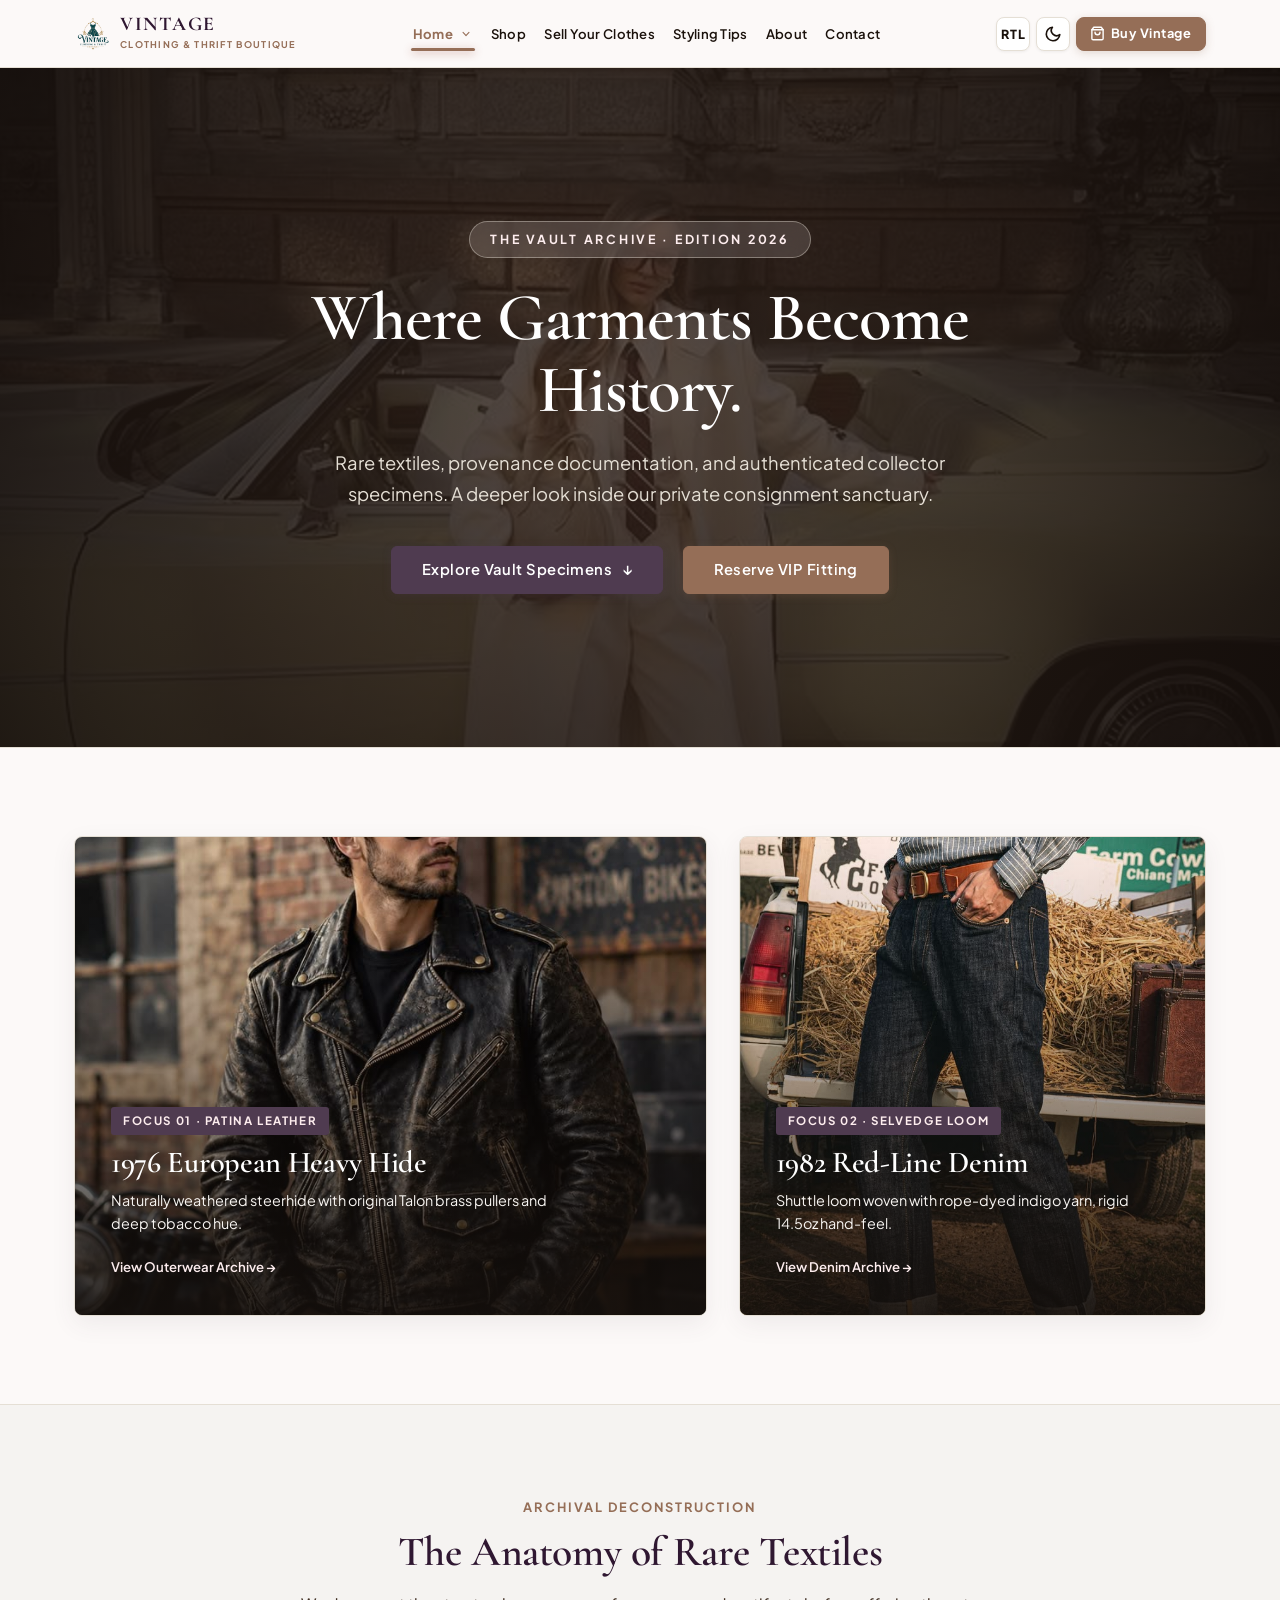
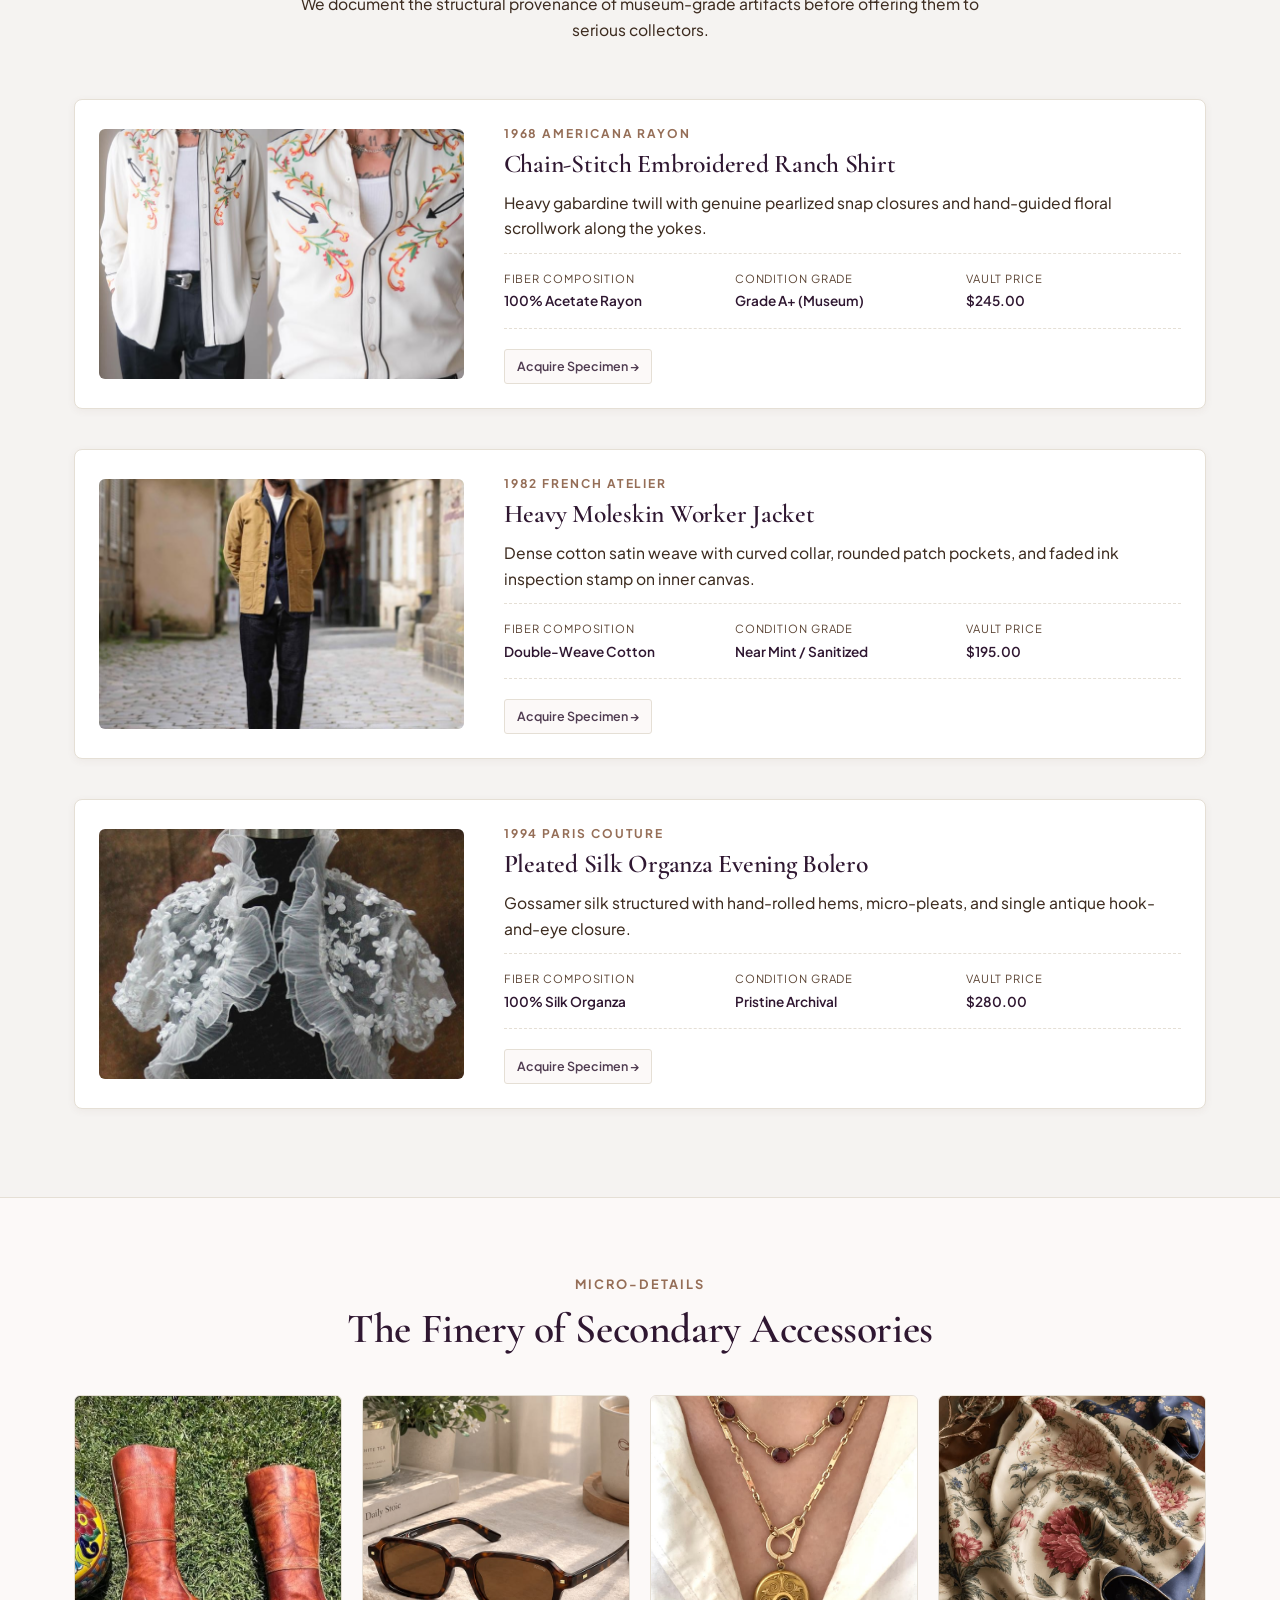
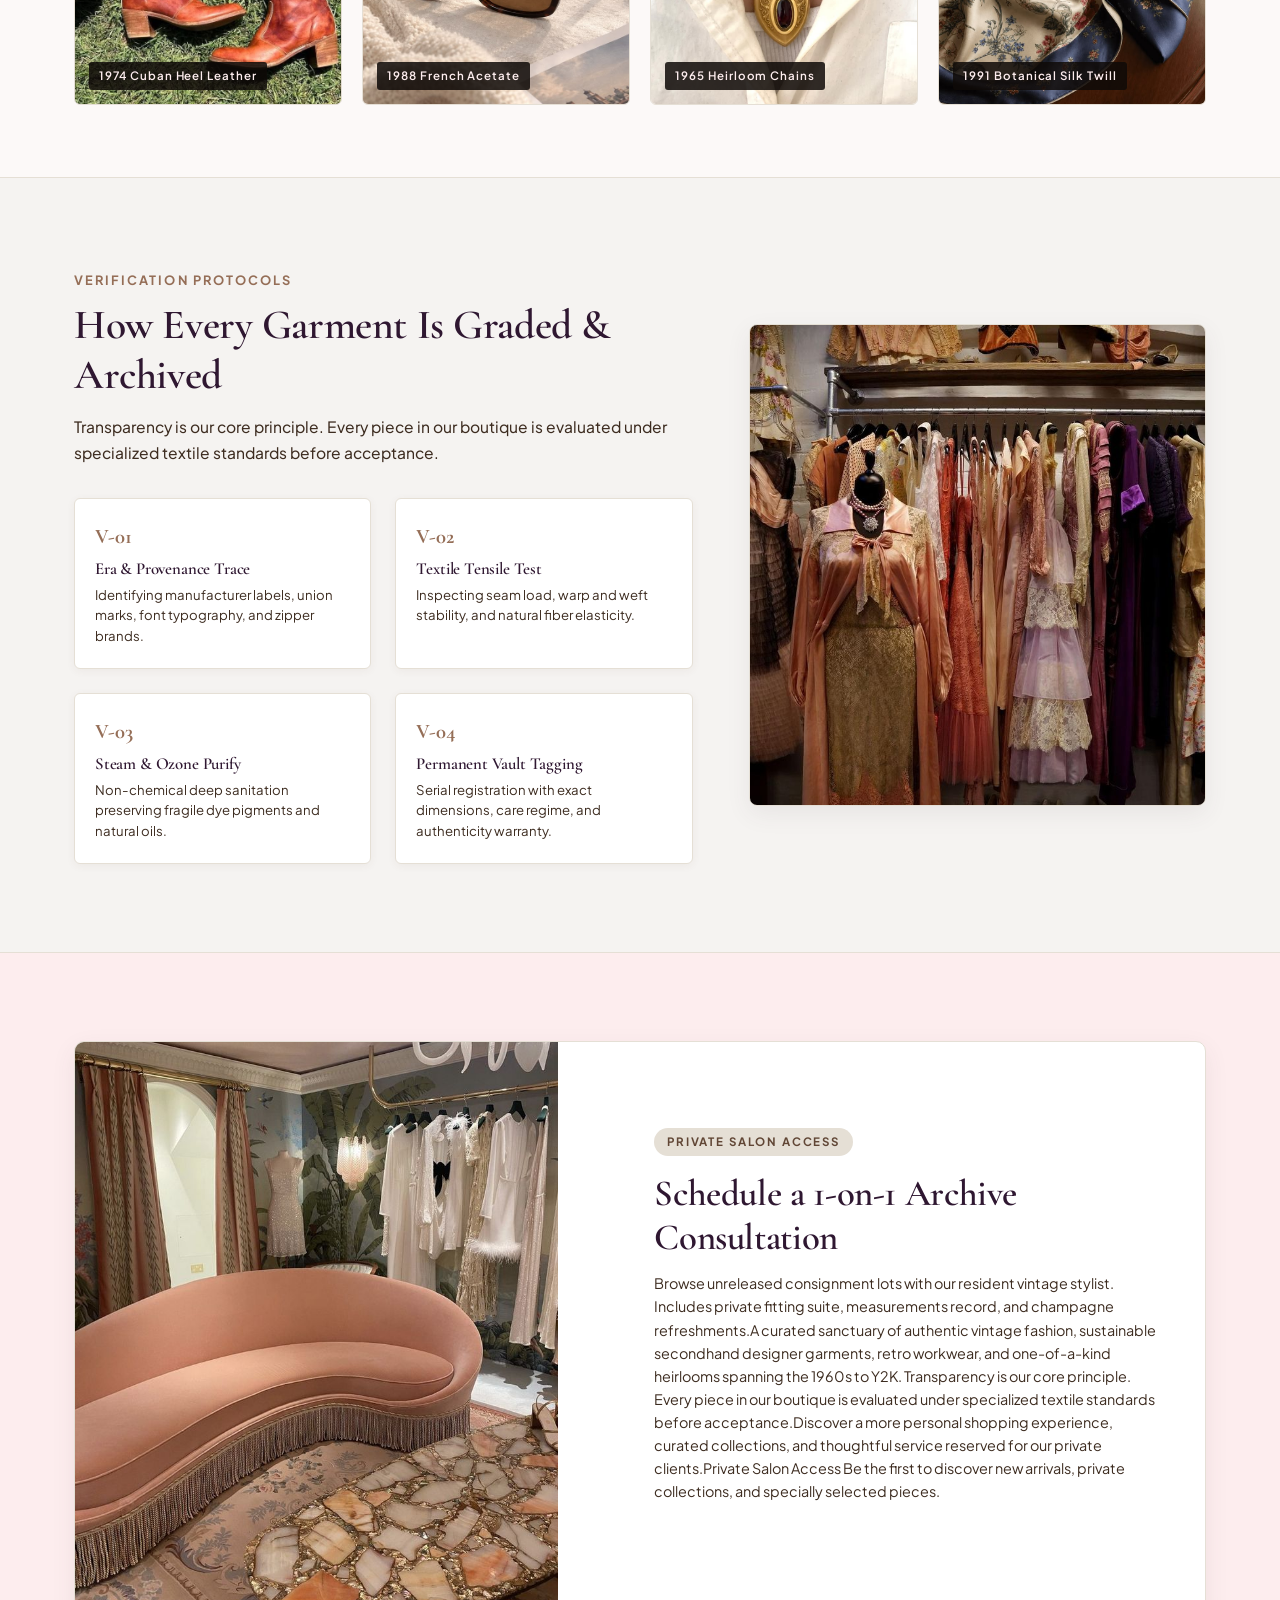
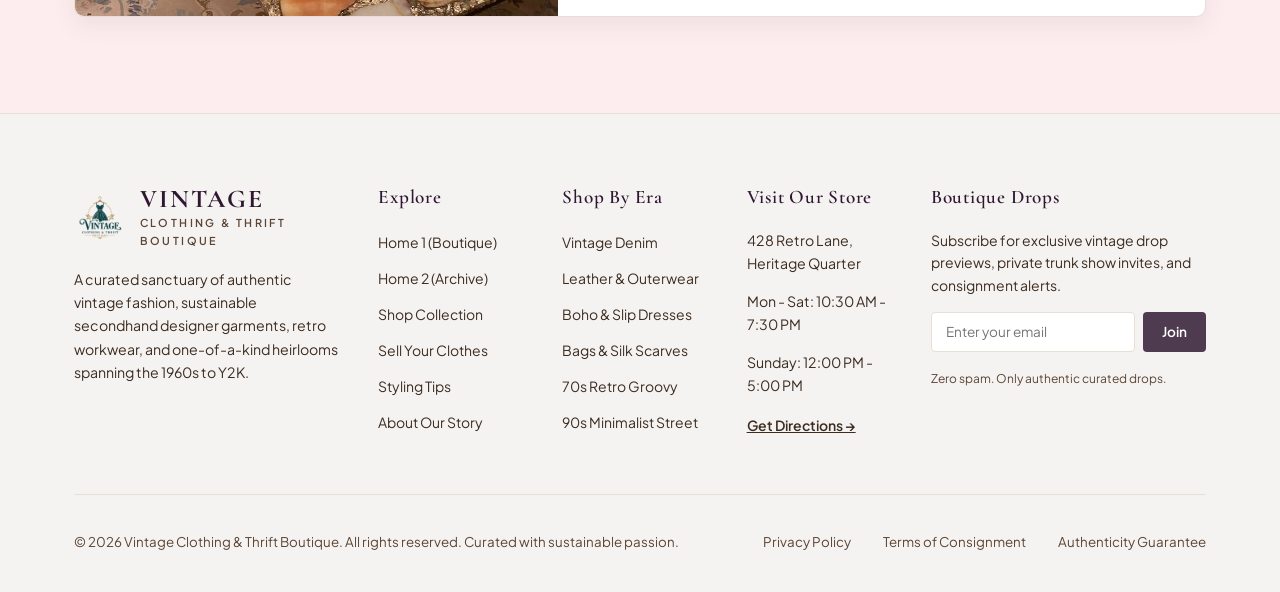
<file: home-2.html>
<!DOCTYPE html>
<html lang="en" dir="ltr">

<head>
  <meta charset="UTF-8">
  <meta name="viewport" content="width=device-width, initial-scale=1.0">
  <title>The Vault & Archive | Vintage Clothing & Thrift Boutique</title>
  <meta name="description"
    content="Explore our rare vintage fashion vault. Museum-grade vintage garments, distressed leather, rare indigo selvedge denim, and private salon fittings.">

  <!-- Favicon (High Contrast Vector + PNG) -->
  <link rel="icon" type="image/svg+xml" href="assets/images/icons/favicon.svg">
  <link rel="icon" type="image/png" sizes="32x32" href="assets/images/icons/favicon.png">
  <link rel="apple-touch-icon" href="assets/images/icons/favicon.png">

  <!-- External Stylesheets (Zero inline CSS) -->
  <link rel="stylesheet" href="assets/css/style.css">
  <link rel="stylesheet" href="assets/css/responsive.css">
</head>

<body>

  <!-- Branded Page Loader -->
  <div id="site-loader" aria-hidden="true">
    <div class="loader-logo-wrap">
      <div class="loader-spinner"></div>
      <img src="assets/images/icons/logo.png" alt="Vintage Boutique Loader" class="loader-logo-img">
    </div>
    <span class="loader-text">Vintage Boutique</span>
  </div>

  <!-- Sticky Compact Desktop & Mobile Header -->
  <header class="site-header" id="site-header">
    <div class="site-container header-container">

      <!-- Brand Logo + Name + Tagline -->
      <a href="index.html" class="brand-link" aria-label="Vintage Clothing and Thrift Boutique Home">
        <img src="assets/images/icons/logo.png" alt="Vintage Clothing & Thrift Boutique Logo" class="brand-logo-img">
        <div class="brand-text-block">
          <span class="brand-name">Vintage</span>
          <span class="brand-tagline">Clothing & Thrift Boutique</span>
        </div>
      </a>

      <!-- Desktop Navigation: Exactly 6 Navigation Items -->
      <nav class="desktop-nav" aria-label="Main Navigation">
        <!-- 1. Home with Click-Only Dropdown -->
        <div class="nav-item-dropdown" id="nav-home-dropdown">
          <button type="button" class="dropdown-toggle-btn active" aria-expanded="false" aria-haspopup="true">
            <span>Home</span>
            <svg class="dropdown-icon" viewBox="0 0 20 20" fill="currentColor" aria-hidden="true">
              <path fill-rule="evenodd"
                d="M5.23 7.21a.75.75 0 011.06.02L10 11.168l3.71-3.938a.75.75 0 111.08 1.04l-4.25 4.5a.75.75 0 01-1.08 0l-4.25-4.5a.75.75 0 01.02-1.06z"
                clip-rule="evenodd" />
            </svg>
          </button>
          <div class="dropdown-menu" role="menu">
            <a href="index.html" class="dropdown-item" role="menuitem">Home 1 (Curated Boutique)</a>
            <a href="home-2.html" class="dropdown-item active" role="menuitem">Home 2 (The Vault & Archive)</a>
          </div>
        </div>

        <!-- 2. Shop -->
        <a href="shop.html" class="nav-link">Shop</a>

        <!-- 3. Sell Your Clothes -->
        <a href="sell.html" class="nav-link">Sell Your Clothes</a>

        <!-- 4. Styling Tips -->
        <a href="styling-tips.html" class="nav-link">Styling Tips</a>

        <!-- 5. About (Mandatory) -->
        <a href="about.html" class="nav-link">About</a>

        <!-- 6. Contact (Directly Visible) -->
        <a href="contact.html" class="nav-link">Contact</a>
      </nav>

      <!-- Desktop Header Actions: RTL, Dark Mode, Login Button -->
      <div class="header-actions">
        <!-- RTL Toggle -->
        <button type="button" class="ctrl-btn rtl-toggle-btn" aria-label="Toggle Layout Direction (RTL/LTR)">
          <span class="rtl-label">RTL</span>
        </button>

        <!-- Dark Mode Toggle -->
        <button type="button" class="ctrl-btn theme-toggle-btn" aria-label="Toggle Dark Mode">
          <svg class="ctrl-icon moon-icon" viewBox="0 0 24 24" fill="none" stroke="currentColor" stroke-width="2"
            stroke-linecap="round" stroke-linejoin="round" aria-hidden="true">
            <path d="M21 12.79A9 9 0 1 1 11.21 3 7 7 0 0 0 21 12.79z"></path>
          </svg>
          <svg class="ctrl-icon sun-icon" style="display: none;" viewBox="0 0 24 24" fill="none" stroke="currentColor"
            stroke-width="2" stroke-linecap="round" stroke-linejoin="round" aria-hidden="true">
            <circle cx="12" cy="12" r="5"></circle>
            <line x1="12" y1="1" x2="12" y2="3"></line>
            <line x1="12" y1="21" x2="12" y2="23"></line>
            <line x1="4.22" y1="4.22" x2="5.64" y2="5.64"></line>
            <line x1="18.36" y1="18.36" x2="19.78" y2="19.78"></line>
            <line x1="1" y1="12" x2="3" y2="12"></line>
            <line x1="21" y1="12" x2="23" y2="12"></line>
            <line x1="4.22" y1="19.78" x2="5.64" y2="18.36"></line>
            <line x1="18.36" y1="5.64" x2="19.78" y2="4.22"></line>
          </svg>
        </button>

        <!-- Primary Buying CTA Button -->
        <a href="shop.html" class="header-primary-cta header-buy-btn" id="header-primary-cta" aria-label="Shop Vintage Collection">
          <svg width="15" height="15" viewBox="0 0 24 24" fill="none" stroke="currentColor" stroke-width="2.2"
            stroke-linecap="round" stroke-linejoin="round" aria-hidden="true">
            <path d="M6 2L3 6v14a2 2 0 0 0 2 2h14a2 2 0 0 0 2-2V6l-3-4z"></path>
            <line x1="3" y1="6" x2="21" y2="6"></line>
            <path d="M16 10a4 4 0 0 1-8 0"></path>
          </svg>
          <span>Buy Vintage</span>
        </a>

        <!-- Mobile Drawer Toggle Trigger -->
        <button type="button" class="mobile-toggle-btn" id="mobile-menu-open-btn" aria-label="Open Mobile Menu">
          <svg width="22" height="22" viewBox="0 0 24 24" fill="none" stroke="currentColor" stroke-width="2"
            stroke-linecap="round" stroke-linejoin="round" aria-hidden="true">
            <line x1="3" y1="12" x2="21" y2="12"></line>
            <line x1="3" y1="6" x2="21" y2="6"></line>
            <line x1="3" y1="18" x2="21" y2="18"></line>
          </svg>
        </button>
      </div>

    </div>
  </header>

  <!-- Mobile Menu Drawer & Overlay -->
  <div class="mobile-menu-overlay" id="mobile-menu-overlay" aria-hidden="true">
    <div class="mobile-menu-drawer" role="dialog" aria-modal="true" aria-label="Mobile Navigation Menu">

      <!-- Drawer Header: Brand Logo, Brand Text, Close Button -->
      <div class="mobile-drawer-header">
        <a href="index.html" class="brand-link">
          <img src="assets/images/icons/logo.png" alt="Vintage Boutique" class="brand-logo-img">
          <div class="brand-text-block">
            <span class="brand-name">Vintage</span>
            <span class="brand-tagline">Clothing & Thrift Boutique</span>
          </div>
        </a>
        <button type="button" class="mobile-close-btn" id="mobile-menu-close-btn" aria-label="Close Mobile Menu">
          <svg width="20" height="20" viewBox="0 0 24 24" fill="none" stroke="currentColor" stroke-width="2"
            stroke-linecap="round" stroke-linejoin="round" aria-hidden="true">
            <line x1="18" y1="6" x2="6" y2="18"></line>
            <line x1="6" y1="6" x2="18" y2="18"></line>
          </svg>
        </button>
      </div>

      <!-- Mobile Navigation Links -->
      <ul class="mobile-nav-list">
        <!-- Home Accordion -->
        <li class="mobile-accordion" id="mobile-home-accordion">
          <button type="button" class="mobile-accordion-toggle" id="mobile-home-toggle-btn" aria-expanded="false">
            <span>Home</span>
            <svg class="mobile-accordion-icon" viewBox="0 0 20 20" fill="currentColor" aria-hidden="true">
              <path fill-rule="evenodd"
                d="M5.23 7.21a.75.75 0 011.06.02L10 11.168l3.71-3.938a.75.75 0 111.08 1.04l-4.25 4.5a.75.75 0 01-1.08 0l-4.25-4.5a.75.75 0 01.02-1.06z"
                clip-rule="evenodd" />
            </svg>
          </button>
          <ul class="mobile-submenu">
            <li><a href="index.html" class="mobile-sub-link">Home 1 (Curated Boutique)</a></li>
            <li><a href="home-2.html" class="mobile-sub-link active">Home 2 (The Vault & Archive)</a></li>
          </ul>
        </li>

        <li><a href="shop.html" class="mobile-nav-link">Shop</a></li>
        <li><a href="sell.html" class="mobile-nav-link">Sell Your Clothes</a></li>
        <li><a href="styling-tips.html" class="mobile-nav-link">Styling Tips</a></li>
        <li><a href="about.html" class="mobile-nav-link">About</a></li>
        <li><a href="contact.html" class="mobile-nav-link">Contact</a></li>
      </ul>

      <!-- Drawer Footer with Theme & Direction Controls and Login -->
      <div class="mobile-drawer-footer">
        <div class="mobile-actions-row">
          <!-- Dark Mode Toggle in Mobile -->
          <button type="button" class="ctrl-btn theme-toggle-btn" aria-label="Toggle Dark Mode">
            <svg class="ctrl-icon moon-icon" viewBox="0 0 24 24" fill="none" stroke="currentColor" stroke-width="2"
              stroke-linecap="round" stroke-linejoin="round" aria-hidden="true">
              <path d="M21 12.79A9 9 0 1 1 11.21 3 7 7 0 0 0 21 12.79z"></path>
            </svg>
            <svg class="ctrl-icon sun-icon" style="display: none;" viewBox="0 0 24 24" fill="none" stroke="currentColor"
              stroke-width="2" stroke-linecap="round" stroke-linejoin="round" aria-hidden="true">
              <circle cx="12" cy="12" r="5"></circle>
              <line x1="12" y1="1" x2="12" y2="3"></line>
              <line x1="12" y1="21" x2="12" y2="23"></line>
              <line x1="4.22" y1="4.22" x2="5.64" y2="5.64"></line>
              <line x1="18.36" y1="18.36" x2="19.78" y2="19.78"></line>
              <line x1="1" y1="12" x2="3" y2="12"></line>
              <line x1="21" y1="12" x2="23" y2="12"></line>
              <line x1="4.22" y1="19.78" x2="5.64" y2="18.36"></line>
              <line x1="18.36" y1="5.64" x2="19.78" y2="4.22"></line>
            </svg>
            <span class="theme-label-text">Dark Mode</span>
          </button>

          <!-- RTL Toggle in Mobile -->
          <button type="button" class="ctrl-btn rtl-toggle-btn" aria-label="Toggle Layout Direction (RTL/LTR)">
            <svg width="15" height="15" viewBox="0 0 24 24" fill="none" stroke="currentColor" stroke-width="2.5"
              stroke-linecap="round" stroke-linejoin="round" aria-hidden="true">
              <polyline points="17 1 21 5 17 9"></polyline>
              <path d="M3 5h18"></path>
              <polyline points="7 23 3 19 7 15"></polyline>
              <path d="M21 19H3"></path>
            </svg>
            <span class="rtl-label">RTL</span>
          </button>
        </div>

        <!-- Primary Buying CTA in Mobile Drawer -->
        <a href="shop.html" class="mobile-primary-cta mobile-buy-btn" id="mobile-primary-cta">
          <svg width="18" height="18" viewBox="0 0 24 24" fill="none" stroke="currentColor" stroke-width="2.2"
            stroke-linecap="round" stroke-linejoin="round" aria-hidden="true">
            <path d="M6 2L3 6v14a2 2 0 0 0 2 2h14a2 2 0 0 0 2-2V6l-3-4z"></path>
            <line x1="3" y1="6" x2="21" y2="6"></line>
            <path d="M16 10a4 4 0 0 1-8 0"></path>
          </svg>
          <span>Buy Vintage Collection</span>
        </a>
      </div>

    </div>
  </div>

  <!-- MAIN CONTENT: EXACTLY 6 UNIQUE MAIN CONTENT SECTIONS -->
  <main id="main-content">

    <!-- ====================================================================
         SECTION 1: CINEMATIC FULL-BLEED ARCHIVE VAULT HERO
         ==================================================================== -->
    <section class="hero-vault-section" id="vault-hero">
      <img src="assets/images/hero/p12.jpg" alt="Cinematic vintage high-fashion lookbook atmosphere"
        class="hero-vault-bg">
      <div class="hero-vault-overlay"></div>

      <div class="site-container">
        <div class="hero-vault-content">
          <div class="vault-badge">
            <span>The Vault Archive &middot; Edition 2026</span>
          </div>
          <h1 class="hero-vault-title">Where Garments Become History.</h1>
          <p class="hero-vault-subtitle">
            Rare textiles, provenance documentation, and authenticated collector specimens. A deeper look inside our
            private consignment sanctuary.
          </p>
          <div class="vault-hero-actions">
            <a href="#vault-diptych" class="btn-primary-hero">
              <span>Explore Vault Specimens</span>
              <span aria-hidden="true">&darr;</span>
            </a>
            <a href="#vip-trunk-show" class="btn-secondary-vault btn-outline-vault">
              <span>Reserve VIP Fitting</span>
            </a>
          </div>
        </div>
      </div>
    </section>

    <!-- ====================================================================
         SECTION 2: DIPTYCH DUAL-FOCUS ASYMMETRIC SPREAD
         ==================================================================== -->
    <section class="diptych-section" id="vault-diptych">
      <div class="site-container">

        <div class="diptych-grid">
          <!-- Left Panel: Leather Trench -->
          <div class="diptych-panel">
            <img src="assets/images/sections/p13.jpg" alt="1976 Distressed European biker trench coat"
              class="diptych-img">
            <div class="diptych-gradient"></div>
            <div class="diptych-caption">
              <span class="diptych-tag">Focus 01 &middot; Patina Leather</span>
              <h2 class="diptych-title">1976 European Heavy Hide</h2>
              <p class="diptych-desc">Naturally weathered steerhide with original Talon brass pullers and deep tobacco
                hue.</p>
              <a href="shop.html?category=outerwear" class="era-link">
                <span>View Outerwear Archive &rarr;</span>
              </a>
            </div>
          </div>

          <!-- Right Panel: Selvedge Indigo Denim -->
          <div class="diptych-panel">
            <img src="assets/images/sections/p14.jpg" alt="1980s Deadstock Red-Line Selvedge denim" class="diptych-img">
            <div class="diptych-gradient"></div>
            <div class="diptych-caption">
              <span class="diptych-tag">Focus 02 &middot; Selvedge Loom</span>
              <h2 class="diptych-title">1982 Red-Line Denim</h2>
              <p class="diptych-desc">Shuttle loom woven with rope-dyed indigo yarn, rigid 14.5oz hand-feel.</p>
              <a href="shop.html?category=denim" class="era-link">
                <span>View Denim Archive &rarr;</span>
              </a>
            </div>
          </div>
        </div>

      </div>
    </section>

    <!-- ====================================================================
         SECTION 3: ARCHITECTURAL GARMENT ANATOMY BREAKDOWN (NO CARDS)
         ==================================================================== -->
    <section class="anatomy-section" id="garment-anatomy">
      <div class="site-container">

        <div class="section-header-center">
          <span class="section-eyebrow">Archival Deconstruction</span>
          <h2 class="section-title">The Anatomy of Rare Textiles</h2>
          <p class="section-desc">
            We document the structural provenance of museum-grade artifacts before offering them to serious collectors.
          </p>
        </div>

        <div class="anatomy-list">
          <!-- Item 1: Western Chain-Stitch -->
          <div class="anatomy-row">
            <div class="anatomy-thumb-wrap">
              <img src="assets/images/products/p15.jpg" alt="1968 Chain-Stitch Embroidered Western Rayon Shirt"
                class="anatomy-thumb">
            </div>
            <div class="anatomy-content">
              <span class="anatomy-era-year">1968 Americana Rayon</span>
              <h3 class="anatomy-title">Chain-Stitch Embroidered Ranch Shirt</h3>
              <p class="section-desc" style="margin-bottom: 0;">Heavy gabardine twill with genuine pearlized snap
                closures and hand-guided floral scrollwork along the yokes.</p>
              <div class="anatomy-specs-grid">
                <div>
                  <div class="anatomy-spec-label">Fiber Composition</div>
                  <div class="anatomy-spec-val">100% Acetate Rayon</div>
                </div>
                <div>
                  <div class="anatomy-spec-label">Condition Grade</div>
                  <div class="anatomy-spec-val">Grade A+ (Museum)</div>
                </div>
                <div>
                  <div class="anatomy-spec-label">Vault Price</div>
                  <div class="anatomy-spec-val">$245.00</div>
                </div>
              </div>
              <div>
                <a href="shop.html" class="find-action-btn">Acquire Specimen &rarr;</a>
              </div>
            </div>
          </div>

          <!-- Item 2: French Moleskin Chore Jacket -->
          <div class="anatomy-row">
            <div class="anatomy-thumb-wrap">
              <img src="assets/images/products/p16.jpg" alt="1982 French Moleskin Workwear Chore Jacket"
                class="anatomy-thumb">
            </div>
            <div class="anatomy-content">
              <span class="anatomy-era-year">1982 French Atelier</span>
              <h3 class="anatomy-title">Heavy Moleskin Worker Jacket</h3>
              <p class="section-desc" style="margin-bottom: 0;">Dense cotton satin weave with curved collar, rounded
                patch pockets, and faded ink inspection stamp on inner canvas.</p>
              <div class="anatomy-specs-grid">
                <div>
                  <div class="anatomy-spec-label">Fiber Composition</div>
                  <div class="anatomy-spec-val">Double-Weave Cotton</div>
                </div>
                <div>
                  <div class="anatomy-spec-label">Condition Grade</div>
                  <div class="anatomy-spec-val">Near Mint / Sanitized</div>
                </div>
                <div>
                  <div class="anatomy-spec-label">Vault Price</div>
                  <div class="anatomy-spec-val">$195.00</div>
                </div>
              </div>
              <div>
                <a href="shop.html" class="find-action-btn">Acquire Specimen &rarr;</a>
              </div>
            </div>
          </div>

          <!-- Item 3: Silk Organza Evening Bolero -->
          <div class="anatomy-row">
            <div class="anatomy-thumb-wrap">
              <img src="assets/images/products/p17.jpg" alt="1994 French Haute Silk Organza Evening Bolero"
                class="anatomy-thumb">
            </div>
            <div class="anatomy-content">
              <span class="anatomy-era-year">1994 Paris Couture</span>
              <h3 class="anatomy-title">Pleated Silk Organza Evening Bolero</h3>
              <p class="section-desc" style="margin-bottom: 0;">Gossamer silk structured with hand-rolled hems,
                micro-pleats, and single antique hook-and-eye closure.</p>
              <div class="anatomy-specs-grid">
                <div>
                  <div class="anatomy-spec-label">Fiber Composition</div>
                  <div class="anatomy-spec-val">100% Silk Organza</div>
                </div>
                <div>
                  <div class="anatomy-spec-label">Condition Grade</div>
                  <div class="anatomy-spec-val">Pristine Archival</div>
                </div>
                <div>
                  <div class="anatomy-spec-label">Vault Price</div>
                  <div class="anatomy-spec-val">$280.00</div>
                </div>
              </div>
              <div>
                <a href="shop.html" class="find-action-btn">Acquire Specimen &rarr;</a>
              </div>
            </div>
          </div>
        </div>

      </div>
    </section>

    <!-- ====================================================================
         SECTION 4: MULTI-IMAGE VISUAL RIBBON STRIP (HIGH IMAGERY)
         ==================================================================== -->
    <section class="ribbon-section" id="visual-ribbon">
      <div class="site-container">

        <div class="section-header-center" style="margin-bottom: 2.5rem;">
          <span class="section-eyebrow">Micro-Details</span>
          <h2 class="section-title">The Finery of Secondary Accessories</h2>
        </div>

        <div class="ribbon-grid">
          <div class="ribbon-item">
            <img src="assets/images/gallery/p18.jpg" alt="Vintage leather stacked heel boots" class="ribbon-photo">
            <span class="ribbon-tag">1974 Cuban Heel Leather</span>
          </div>

          <div class="ribbon-item">
            <img src="assets/images/gallery/p19.jpg" alt="Handcrafted vintage tortoise acetate sunglasses"
              class="ribbon-photo">
            <span class="ribbon-tag">1988 French Acetate</span>
          </div>

          <div class="ribbon-item">
            <img src="assets/images/gallery/p20.jpg" alt="Solid gold vintage link bracelet and heirloom necklace"
              class="ribbon-photo">
            <span class="ribbon-tag">1965 Heirloom Chains</span>
          </div>

          <div class="ribbon-item">
            <img src="assets/images/gallery/p21.jpg" alt="Hand-rolled vintage silk twill square scarf"
              class="ribbon-photo">
            <span class="ribbon-tag">1991 Botanical Silk Twill</span>
          </div>
        </div>

      </div>
    </section>

    <!-- ====================================================================
         SECTION 5: GRADING PIPELINE & VAULT INSPECTION
         ==================================================================== -->
    <section class="grading-section" id="grading-pipeline">
      <div class="site-container">

        <div class="grading-layout">
          <div>
            <span class="section-eyebrow">Verification Protocols</span>
            <h2 class="section-title">How Every Garment Is Graded & Archived</h2>
            <p class="section-desc">
              Transparency is our core principle. Every piece in our boutique is evaluated under specialized textile
              standards before acceptance.
            </p>

            <div class="grading-pipeline-grid">
              <div class="grading-step-card">
                <div class="grading-step-code">V-01</div>
                <h3 class="grading-step-heading">Era & Provenance Trace</h3>
                <p class="grading-step-desc">Identifying manufacturer labels, union marks, font typography, and zipper
                  brands.</p>
              </div>

              <div class="grading-step-card">
                <div class="grading-step-code">V-02</div>
                <h3 class="grading-step-heading">Textile Tensile Test</h3>
                <p class="grading-step-desc">Inspecting seam load, warp and weft stability, and natural fiber
                  elasticity.</p>
              </div>

              <div class="grading-step-card">
                <div class="grading-step-code">V-03</div>
                <h3 class="grading-step-heading">Steam & Ozone Purify</h3>
                <p class="grading-step-desc">Non-chemical deep sanitation preserving fragile dye pigments and natural
                  oils.</p>
              </div>

              <div class="grading-step-card">
                <div class="grading-step-code">V-04</div>
                <h3 class="grading-step-heading">Permanent Vault Tagging</h3>
                <p class="grading-step-desc">Serial registration with exact dimensions, care regime, and authenticity
                  warranty.</p>
              </div>
            </div>
          </div>

          <div class="grading-photo-wrap">
            <img src="assets/images/about/p22.jpg" alt="Curator inspecting vintage garments on archival racks"
              class="grading-photo">
          </div>
        </div>

      </div>
    </section>

    <!-- ====================================================================
         SECTION 6: VIP TRUNK SHOW & PRIVATE ARCHIVE BOOKING
         ==================================================================== -->
    <section class="trunk-show-section" id="vip-trunk-show">
      <div class="site-container">

        <div class="trunk-show-grid">
          <div>
            <img src="assets/images/sections/p23.jpg"
              alt="Private boutique fitting salon with velvet couch and champagne" class="trunk-show-img">
          </div>

          <div class="trunk-show-form-wrap">
            <span class="trunk-badge">Private Salon Access</span>
            <h2 class="trunk-title">Schedule a 1-on-1 Archive Consultation</h2>
            <p class="trunk-desc">
              Browse unreleased consignment lots with our resident vintage stylist. Includes private fitting suite,
              measurements record, and champagne refreshments.A curated sanctuary of authentic vintage fashion,
              sustainable secondhand designer garments, retro workwear,
              and one-of-a-kind heirlooms spanning the 1960s to Y2K. Transparency is our core principle. Every piece in
              our boutique is evaluated under specialized textile
              standards before acceptance.Discover a more personal shopping experience, curated collections, and
              thoughtful service reserved for our private clients.Private Salon Access
              Be the first to discover new arrivals, private collections, and specially selected pieces.

            </p>


          </div>
        </div>

      </div>
    </section>

  </main>

  <!-- Shared Global Footer -->
  <footer class="site-footer">
    <div class="site-container">

      <div class="footer-top-grid">
        <!-- Brand Summary Column -->
        <div class="footer-brand-wrap">
          <a href="index.html" class="footer-brand-header" aria-label="Vintage Clothing &amp; Thrift Boutique Home">
            <img src="assets/images/icons/logo.png" alt="Vintage Boutique" class="footer-brand-logo">
            <div>
              <div class="footer-brand-title">Vintage</div>
              <div class="footer-brand-sub">Clothing & Thrift Boutique</div>
            </div>
          </a>
          <p class="footer-desc">
            A curated sanctuary of authentic vintage fashion, sustainable secondhand designer garments, retro workwear,
            and one-of-a-kind heirlooms spanning the 1960s to Y2K.
          </p>
        </div>

        <!-- Quick Navigation -->
        <div>
          <h2 class="footer-heading">Explore</h2>
          <ul class="footer-links-list">
            <li><a href="index.html" class="footer-link">Home 1 (Boutique)</a></li>
            <li><a href="home-2.html" class="footer-link">Home 2 (Archive)</a></li>
            <li><a href="shop.html" class="footer-link">Shop Collection</a></li>
            <li><a href="sell.html" class="footer-link">Sell Your Clothes</a></li>
            <li><a href="styling-tips.html" class="footer-link">Styling Tips</a></li>
            <li><a href="about.html" class="footer-link">About Our Story</a></li>
          </ul>
        </div>

        <!-- Shop by Category / Era -->
        <div>
          <h2 class="footer-heading">Shop By Era</h2>
          <ul class="footer-links-list">
            <li><a href="shop.html?category=denim" class="footer-link">Vintage Denim</a></li>
            <li><a href="shop.html?category=outerwear" class="footer-link">Leather & Outerwear</a></li>
            <li><a href="shop.html?category=dresses" class="footer-link">Boho & Slip Dresses</a></li>
            <li><a href="shop.html?category=accessories" class="footer-link">Bags & Silk Scarves</a></li>
            <li><a href="shop.html?era=70s" class="footer-link">70s Retro Groovy</a></li>
            <li><a href="shop.html?era=90s" class="footer-link">90s Minimalist Street</a></li>
          </ul>
        </div>

        <!-- Store Hours & Visit Info -->
        <div>
          <h2 class="footer-heading">Visit Our Store</h2>
          <ul class="footer-links-list">
            <li class="footer-desc" style="margin-bottom: 0.25rem;">428 Retro Lane, Heritage Quarter</li>
            <li class="footer-desc" style="margin-bottom: 0.25rem;">Mon - Sat: 10:30 AM - 7:30 PM</li>
            <li class="footer-desc" style="margin-bottom: 0.25rem;">Sunday: 12:00 PM - 5:00 PM</li>
            <li><a href="contact.html" class="footer-link" style="font-weight: 600; text-decoration: underline;">Get
                Directions &rarr;</a></li>
          </ul>
        </div>

        <!-- Newsletter Subscription Column -->
        <div class="footer-newsletter-wrap">
          <h2 class="footer-heading">Boutique Drops</h2>
          <p class="footer-newsletter-text">
            Subscribe for exclusive vintage drop previews, private trunk show invites, and consignment alerts.
          </p>
          <form class="footer-form" onsubmit="event.preventDefault(); alert('Subscribed to Vintage Boutique drops!');">
            <input type="email" required placeholder="Enter your email " class="footer-input"
              aria-label="Email address for boutique newsletter">
            <button type="submit" class="footer-submit-btn">Join</button>
          </form>
          <span class="footer-privacy-note">Zero spam. Only authentic curated drops.</span>
        </div>
      </div>

      <!-- Footer Bottom Copyright & Legal -->
      <div class="footer-bottom">
        <div>
          &copy; 2026 Vintage Clothing & Thrift Boutique. All rights reserved. Curated with sustainable passion.
        </div>
        <div class="footer-legal-links">
          <a href="#" class="footer-link">Privacy Policy</a>
          <a href="#" class="footer-link">Terms of Consignment</a>
          <a href="#" class="footer-link">Authenticity Guarantee</a>
        </div>
      </div>

    </div>
  </footer>

  <!-- Floating Scroll-to-Top Button -->
  <button type="button" class="scroll-top-btn" id="scroll-top-btn" aria-label="Scroll back to top">
    <svg width="20" height="20" viewBox="0 0 24 24" fill="none" stroke="currentColor" stroke-width="2.5"
      stroke-linecap="round" stroke-linejoin="round" aria-hidden="true">
      <line x1="12" y1="19" x2="12" y2="5"></line>
      <polyline points="5 12 12 5 19 12"></polyline>
    </svg>
  </button>

  <!-- Login & Register Modal -->
  <div class="auth-modal-overlay" id="auth-modal-overlay" aria-hidden="true" role="dialog" aria-modal="true"
    aria-labelledby="auth-modal-title">
    <div class="auth-modal-card">
      <button type="button" class="auth-close-btn" id="auth-modal-close-btn" aria-label="Close login dialog">
        <svg width="18" height="18" viewBox="0 0 24 24" fill="none" stroke="currentColor" stroke-width="2"
          stroke-linecap="round" stroke-linejoin="round" aria-hidden="true">
          <line x1="18" y1="6" x2="6" y2="18"></line>
          <line x1="6" y1="6" x2="18" y2="18"></line>
        </svg>
      </button>

      <!-- Auth Modal Brand Header -->
      <div class="auth-brand-header">
        <a href="index.html" class="auth-brand-logo" aria-label="Vintage Clothing & Thrift Boutique Home">
          <img src="assets/images/icons/logo.png" alt="Vintage Clothing & Thrift Boutique Logo" class="auth-logo-img"
            width="48" height="48">
          <div class="auth-brand-text">
            <span class="auth-brand-title">VINTAGE</span>
            <span class="auth-brand-subtitle">Clothing &amp; Thrift Boutique</span>
          </div>
        </a>
        <p class="auth-brand-desc">Curated Relics of Timeless Expression</p>
      </div>

      <div class="auth-modal-tabs">
        <button type="button" class="auth-tab-btn active" id="tab-login-btn">Sign In</button>
        <button type="button" class="auth-tab-btn" id="tab-register-btn">Create Account</button>
      </div>

      <!-- Login Form -->
      <form class="auth-form" id="form-login">
        <div class="form-group">
          <label class="form-label" for="login-email">Email Address</label>
          <input type="email" id="login-email" required class="form-input" placeholder="vintage@example.com">
        </div>
        <div class="form-group">
          <label class="form-label" for="login-password">Password</label>
          <input type="password" id="login-password" required class="form-input" placeholder="••••••••">
        </div>
        <div class="form-options-row">
          <label class="form-checkbox-label">
            <input type="checkbox" name="remember">
            <span>Remember me</span>
          </label>
          <a href="#" class="forgot-link">Forgot password?</a>
        </div>
        <button type="submit" class="auth-submit-btn">Sign In to Boutique</button>
      </form>

      <!-- Register Form -->
      <form class="auth-form" id="form-register" style="display: none;">
        <div class="form-group">
          <label class="form-label" for="reg-name">Full Name</label>
          <input type="text" id="reg-name" required class="form-input" placeholder="Eleanor Vance">
        </div>
        <div class="form-group">
          <label class="form-label" for="reg-email">Email Address</label>
          <input type="email" id="reg-email" required class="form-input" placeholder="vintage@example.com">
        </div>
        <div class="form-group">
          <label class="form-label" for="reg-password">Password</label>
          <input type="password" id="reg-password" required class="form-input" placeholder="Create secure password">
        </div>
        <button type="submit" class="auth-submit-btn">Register New Account</button>
      </form>

    </div>
  </div>

  <!-- Shared External JavaScript (Zero inline JS) -->
  <script src="assets/js/main.js"></script>
</body>

</html>
</file>
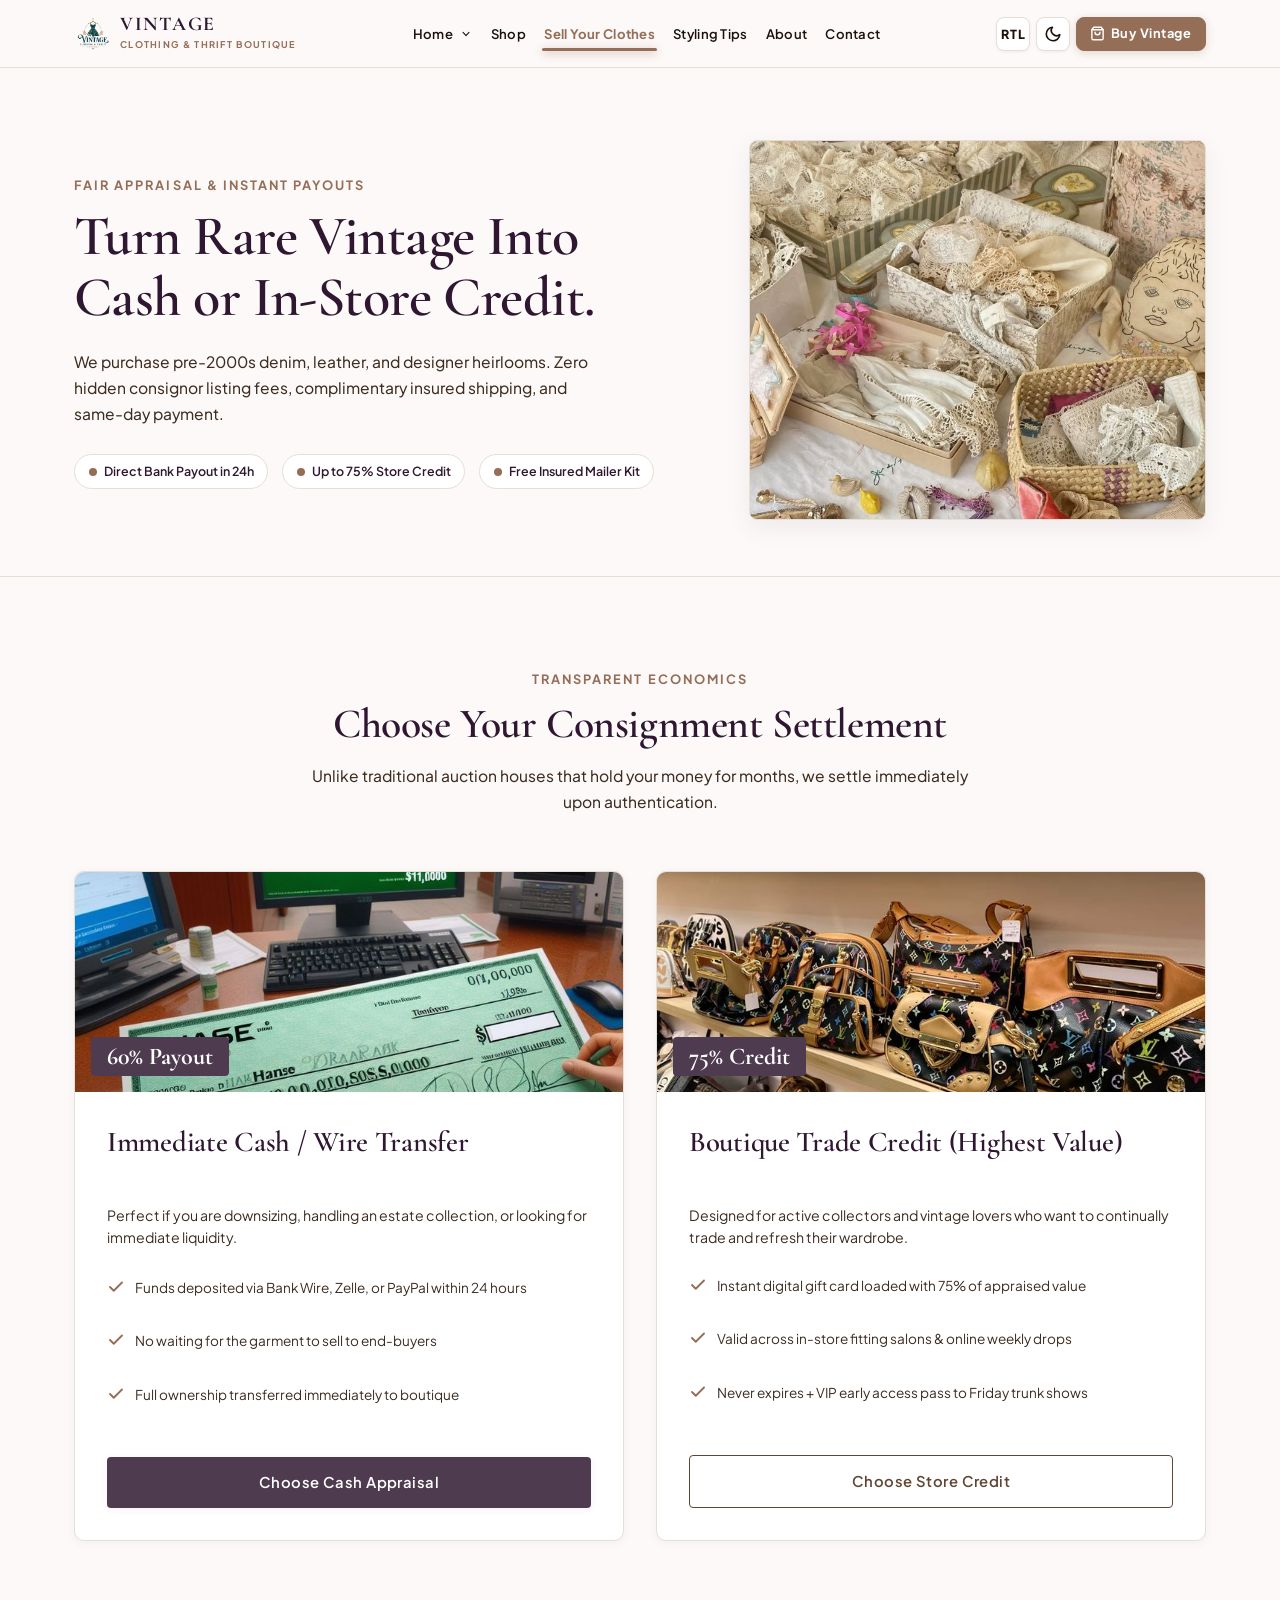
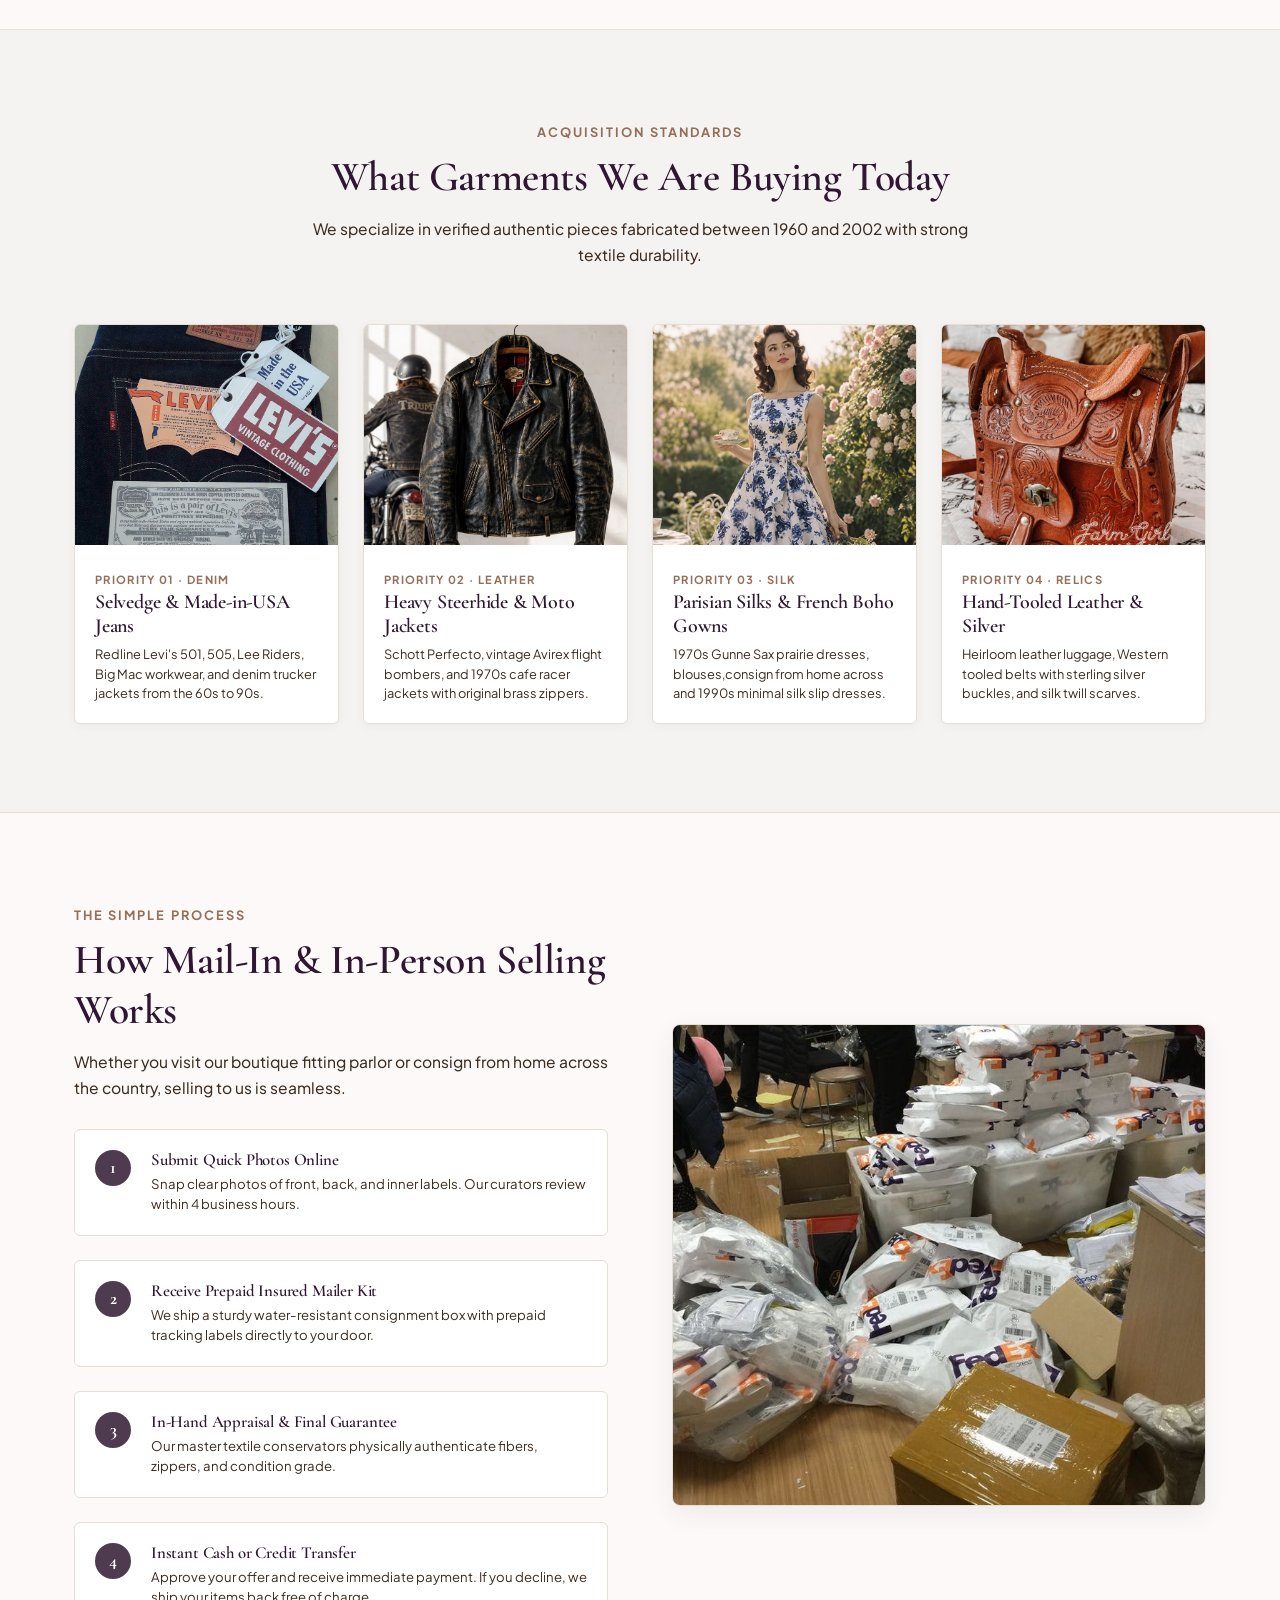
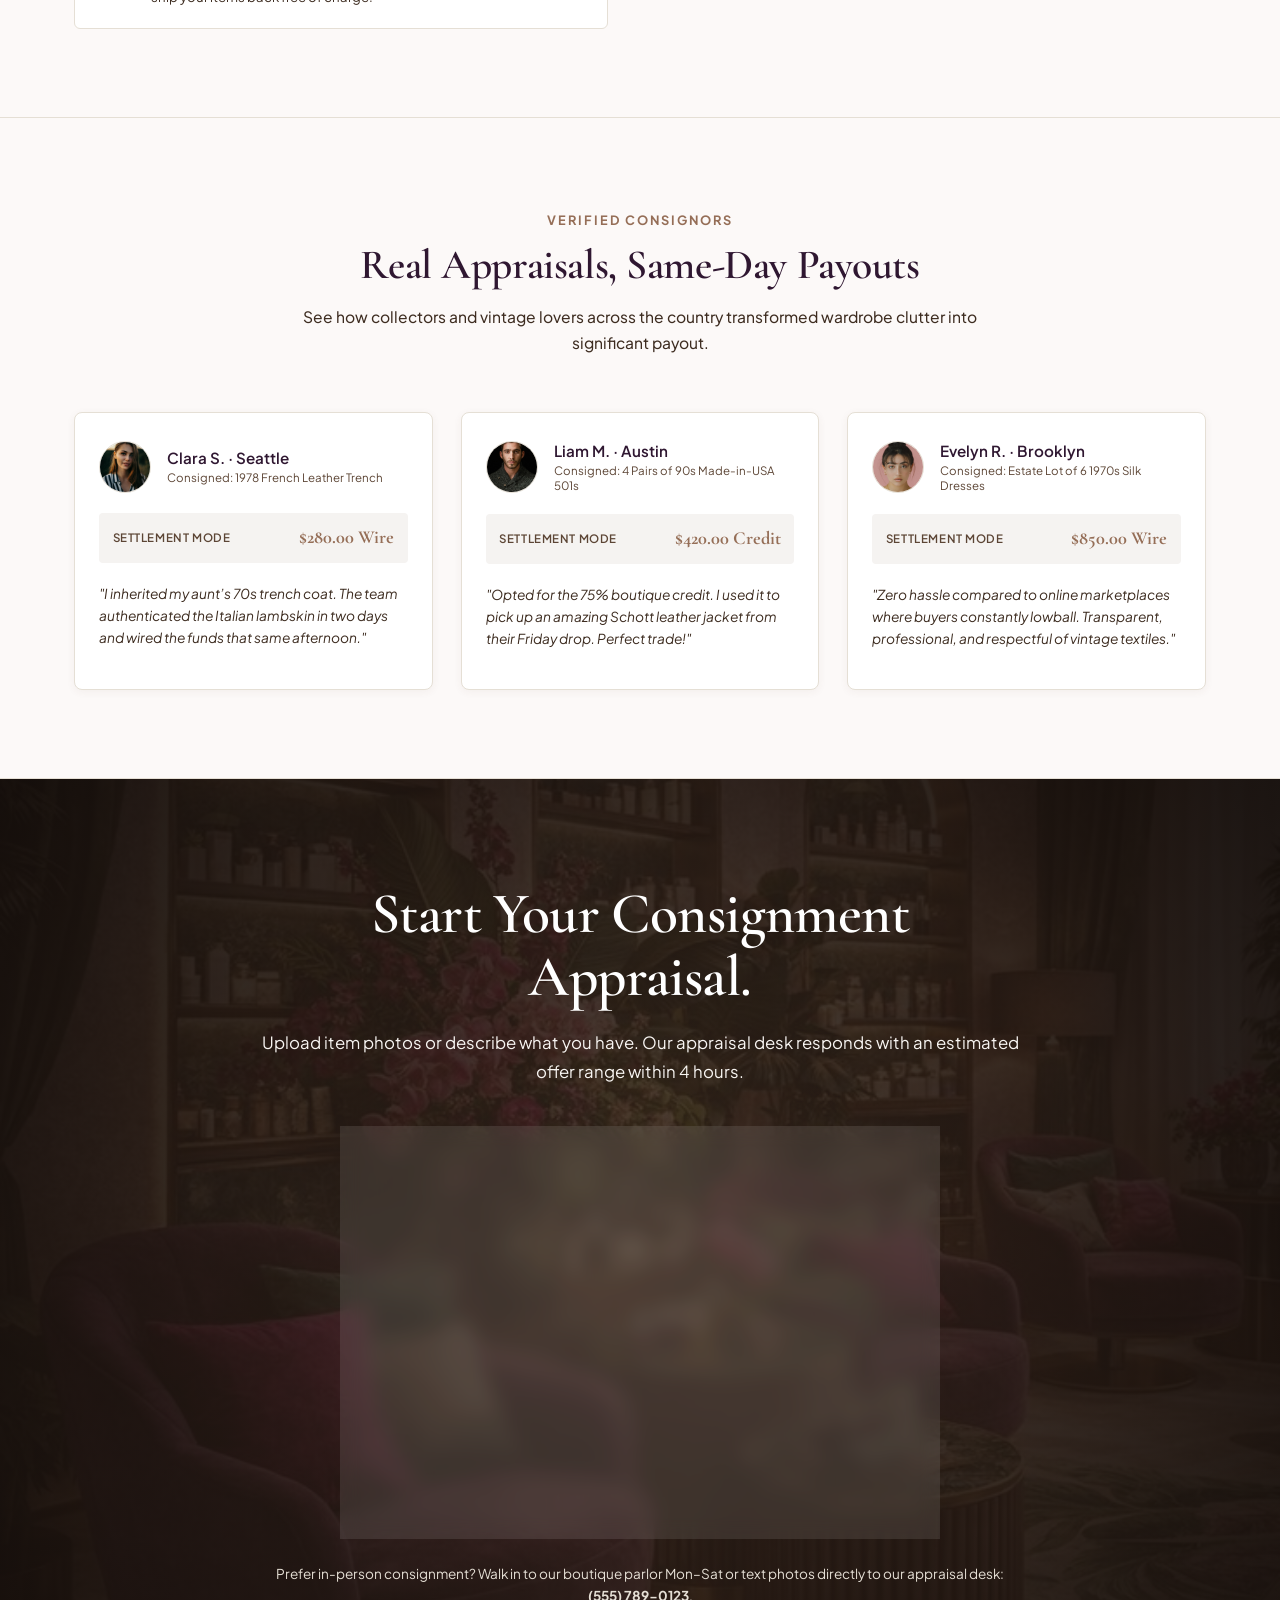
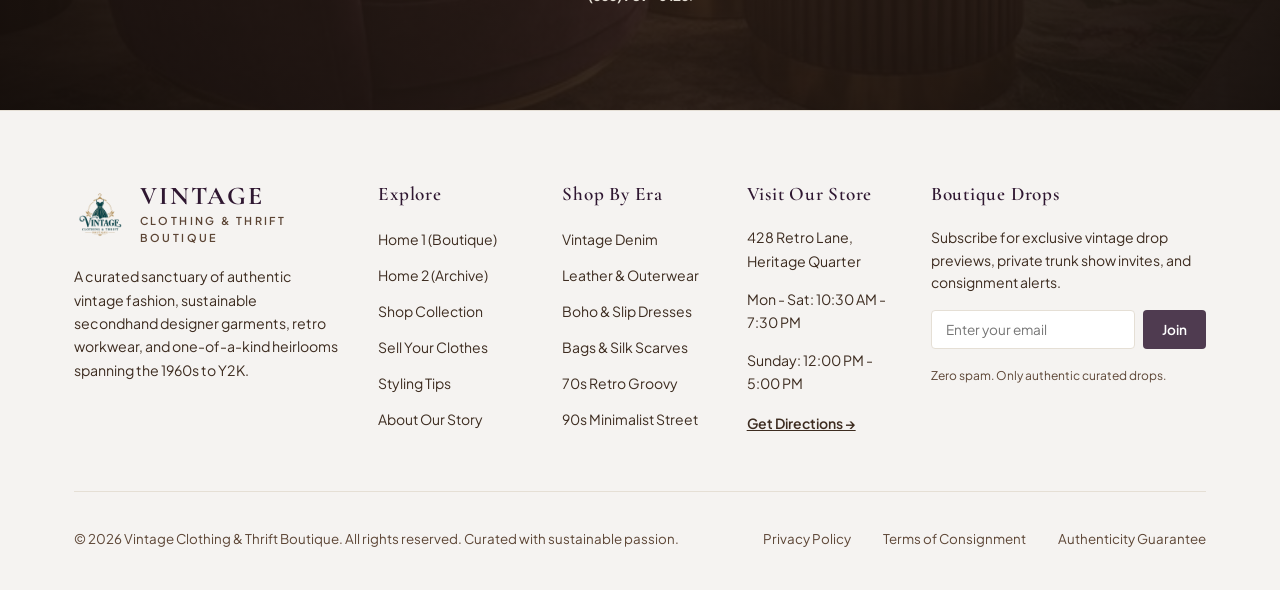
<file: sell.html>
<!DOCTYPE html>
<html lang="en" dir="ltr">

<head>
  <meta charset="UTF-8">
  <meta name="viewport" content="width=device-width, initial-scale=1.0">
  <title>Sell Your Vintage Clothes & Consignment | Vintage Clothing & Thrift Boutique</title>
  <meta name="description"
    content="Turn your pre-2000s vintage garments into immediate cash payouts or boutique credit. We buy authentic selvedge denim, archival leather, and designer vintage.">

  <!-- Favicon (High Contrast Vector + PNG) -->
  <link rel="icon" type="image/svg+xml" href="assets/images/icons/favicon.svg">
  <link rel="icon" type="image/png" sizes="32x32" href="assets/images/icons/favicon.png">
  <link rel="apple-touch-icon" href="assets/images/icons/favicon.png">

  <!-- External Stylesheets (Zero inline CSS) -->
  <link rel="stylesheet" href="assets/css/style.css">
  <link rel="stylesheet" href="assets/css/responsive.css">
</head>

<body>

  <!-- Branded Page Loader -->
  <div id="site-loader" aria-hidden="true">
    <div class="loader-logo-wrap">
      <div class="loader-spinner"></div>
      <img src="assets/images/icons/logo.png" alt="Vintage Boutique Loader" class="loader-logo-img">
    </div>
    <span class="loader-text">Vintage Boutique</span>
  </div>

  <!-- Sticky Compact Desktop & Mobile Header -->
  <header class="site-header" id="site-header">
    <div class="site-container header-container">

      <!-- Brand Logo + Name + Tagline -->
      <a href="index.html" class="brand-link" aria-label="Vintage Clothing and Thrift Boutique Home">
        <img src="assets/images/icons/logo.png" alt="Vintage Clothing & Thrift Boutique Logo" class="brand-logo-img">
        <div class="brand-text-block">
          <span class="brand-name">Vintage</span>
          <span class="brand-tagline">Clothing & Thrift Boutique</span>
        </div>
      </a>

      <!-- Desktop Navigation: Exactly 6 Navigation Items -->
      <nav class="desktop-nav" aria-label="Main Navigation">
        <!-- 1. Home with Click-Only Dropdown -->
        <div class="nav-item-dropdown" id="nav-home-dropdown">
          <button type="button" class="dropdown-toggle-btn" aria-expanded="false" aria-haspopup="true">
            <span>Home</span>
            <svg class="dropdown-icon" viewBox="0 0 20 20" fill="currentColor" aria-hidden="true">
              <path fill-rule="evenodd"
                d="M5.23 7.21a.75.75 0 011.06.02L10 11.168l3.71-3.938a.75.75 0 111.08 1.04l-4.25 4.5a.75.75 0 01-1.08 0l-4.25-4.5a.75.75 0 01.02-1.06z"
                clip-rule="evenodd" />
            </svg>
          </button>
          <div class="dropdown-menu" role="menu">
            <a href="index.html" class="dropdown-item" role="menuitem">Home 1 (Curated Boutique)</a>
            <a href="home-2.html" class="dropdown-item" role="menuitem">Home 2 (The Vault & Archive)</a>
          </div>
        </div>

        <!-- 2. Shop -->
        <a href="shop.html" class="nav-link">Shop</a>

        <!-- 3. Sell Your Clothes (Active) -->
        <a href="sell.html" class="nav-link active">Sell Your Clothes</a>

        <!-- 4. Styling Tips -->
        <a href="styling-tips.html" class="nav-link">Styling Tips</a>

        <!-- 5. About (Mandatory) -->
        <a href="about.html" class="nav-link">About</a>

        <!-- 6. Contact (Directly Visible) -->
        <a href="contact.html" class="nav-link">Contact</a>
      </nav>

      <!-- Desktop Header Actions: RTL, Dark Mode, Login Button -->
      <div class="header-actions">
        <!-- RTL Toggle -->
        <button type="button" class="ctrl-btn rtl-toggle-btn" aria-label="Toggle Layout Direction (RTL/LTR)">
          <span class="rtl-label">RTL</span>
        </button>

        <!-- Dark Mode Toggle -->
        <button type="button" class="ctrl-btn theme-toggle-btn" aria-label="Toggle Dark Mode">
          <svg class="ctrl-icon moon-icon" viewBox="0 0 24 24" fill="none" stroke="currentColor" stroke-width="2"
            stroke-linecap="round" stroke-linejoin="round" aria-hidden="true">
            <path d="M21 12.79A9 9 0 1 1 11.21 3 7 7 0 0 0 21 12.79z"></path>
          </svg>
          <svg class="ctrl-icon sun-icon" style="display: none;" viewBox="0 0 24 24" fill="none" stroke="currentColor"
            stroke-width="2" stroke-linecap="round" stroke-linejoin="round" aria-hidden="true">
            <circle cx="12" cy="12" r="5"></circle>
            <line x1="12" y1="1" x2="12" y2="3"></line>
            <line x1="12" y1="21" x2="12" y2="23"></line>
            <line x1="4.22" y1="4.22" x2="5.64" y2="5.64"></line>
            <line x1="18.36" y1="18.36" x2="19.78" y2="19.78"></line>
            <line x1="1" y1="12" x2="3" y2="12"></line>
            <line x1="21" y1="12" x2="23" y2="12"></line>
            <line x1="4.22" y1="19.78" x2="5.64" y2="18.36"></line>
            <line x1="18.36" y1="5.64" x2="19.78" y2="4.22"></line>
          </svg>
        </button>

        <!-- Primary Buying CTA Button -->
        <a href="shop.html" class="header-primary-cta header-buy-btn" id="header-primary-cta" aria-label="Shop Vintage Collection">
          <svg width="15" height="15" viewBox="0 0 24 24" fill="none" stroke="currentColor" stroke-width="2.2"
            stroke-linecap="round" stroke-linejoin="round" aria-hidden="true">
            <path d="M6 2L3 6v14a2 2 0 0 0 2 2h14a2 2 0 0 0 2-2V6l-3-4z"></path>
            <line x1="3" y1="6" x2="21" y2="6"></line>
            <path d="M16 10a4 4 0 0 1-8 0"></path>
          </svg>
          <span>Buy Vintage</span>
        </a>

        <!-- Mobile Drawer Toggle Trigger -->
        <button type="button" class="mobile-toggle-btn" id="mobile-menu-open-btn" aria-label="Open Mobile Menu">
          <svg width="22" height="22" viewBox="0 0 24 24" fill="none" stroke="currentColor" stroke-width="2"
            stroke-linecap="round" stroke-linejoin="round" aria-hidden="true">
            <line x1="3" y1="12" x2="21" y2="12"></line>
            <line x1="3" y1="6" x2="21" y2="6"></line>
            <line x1="3" y1="18" x2="21" y2="18"></line>
          </svg>
        </button>
      </div>

    </div>
  </header>

  <!-- Mobile Menu Drawer & Overlay -->
  <div class="mobile-menu-overlay" id="mobile-menu-overlay" aria-hidden="true">
    <div class="mobile-menu-drawer" role="dialog" aria-modal="true" aria-label="Mobile Navigation Menu">

      <!-- Drawer Header: Brand Logo, Brand Text, Close Button -->
      <div class="mobile-drawer-header">
        <a href="index.html" class="brand-link">
          <img src="assets/images/icons/logo.png" alt="Vintage Boutique" class="brand-logo-img">
          <div class="brand-text-block">
            <span class="brand-name">Vintage</span>
            <span class="brand-tagline">Clothing & Thrift Boutique</span>
          </div>
        </a>
        <button type="button" class="mobile-close-btn" id="mobile-menu-close-btn" aria-label="Close Mobile Menu">
          <svg width="20" height="20" viewBox="0 0 24 24" fill="none" stroke="currentColor" stroke-width="2"
            stroke-linecap="round" stroke-linejoin="round" aria-hidden="true">
            <line x1="18" y1="6" x2="6" y2="18"></line>
            <line x1="6" y1="6" x2="18" y2="18"></line>
          </svg>
        </button>
      </div>

      <!-- Mobile Navigation Links -->
      <ul class="mobile-nav-list">
        <!-- Home Accordion -->
        <li class="mobile-accordion" id="mobile-home-accordion">
          <button type="button" class="mobile-accordion-toggle" id="mobile-home-toggle-btn" aria-expanded="false">
            <span>Home</span>
            <svg class="mobile-accordion-icon" viewBox="0 0 20 20" fill="currentColor" aria-hidden="true">
              <path fill-rule="evenodd"
                d="M5.23 7.21a.75.75 0 011.06.02L10 11.168l3.71-3.938a.75.75 0 111.08 1.04l-4.25 4.5a.75.75 0 01-1.08 0l-4.25-4.5a.75.75 0 01.02-1.06z"
                clip-rule="evenodd" />
            </svg>
          </button>
          <ul class="mobile-submenu">
            <li><a href="index.html" class="mobile-sub-link">Home 1 (Curated Boutique)</a></li>
            <li><a href="home-2.html" class="mobile-sub-link">Home 2 (The Vault & Archive)</a></li>
          </ul>
        </li>

        <li><a href="shop.html" class="mobile-nav-link">Shop</a></li>
        <li><a href="sell.html" class="mobile-nav-link active">Sell Your Clothes</a></li>
        <li><a href="styling-tips.html" class="mobile-nav-link">Styling Tips</a></li>
        <li><a href="about.html" class="mobile-nav-link">About</a></li>
        <li><a href="contact.html" class="mobile-nav-link">Contact</a></li>
      </ul>

      <!-- Drawer Footer with Theme & Direction Controls and Login -->
      <div class="mobile-drawer-footer">
        <div class="mobile-actions-row">
          <!-- Dark Mode Toggle in Mobile -->
          <button type="button" class="ctrl-btn theme-toggle-btn" aria-label="Toggle Dark Mode">
            <svg class="ctrl-icon moon-icon" viewBox="0 0 24 24" fill="none" stroke="currentColor" stroke-width="2"
              stroke-linecap="round" stroke-linejoin="round" aria-hidden="true">
              <path d="M21 12.79A9 9 0 1 1 11.21 3 7 7 0 0 0 21 12.79z"></path>
            </svg>
            <svg class="ctrl-icon sun-icon" style="display: none;" viewBox="0 0 24 24" fill="none" stroke="currentColor"
              stroke-width="2" stroke-linecap="round" stroke-linejoin="round" aria-hidden="true">
              <circle cx="12" cy="12" r="5"></circle>
              <line x1="12" y1="1" x2="12" y2="3"></line>
              <line x1="12" y1="21" x2="12" y2="23"></line>
              <line x1="4.22" y1="4.22" x2="5.64" y2="5.64"></line>
              <line x1="18.36" y1="18.36" x2="19.78" y2="19.78"></line>
              <line x1="1" y1="12" x2="3" y2="12"></line>
              <line x1="21" y1="12" x2="23" y2="12"></line>
              <line x1="4.22" y1="19.78" x2="5.64" y2="18.36"></line>
              <line x1="18.36" y1="5.64" x2="19.78" y2="4.22"></line>
            </svg>
            <span class="theme-label-text">Dark Mode</span>
          </button>

          <!-- RTL Toggle in Mobile -->
          <button type="button" class="ctrl-btn rtl-toggle-btn" aria-label="Toggle Layout Direction (RTL/LTR)">
            <svg width="15" height="15" viewBox="0 0 24 24" fill="none" stroke="currentColor" stroke-width="2.5"
              stroke-linecap="round" stroke-linejoin="round" aria-hidden="true">
              <polyline points="17 1 21 5 17 9"></polyline>
              <path d="M3 5h18"></path>
              <polyline points="7 23 3 19 7 15"></polyline>
              <path d="M21 19H3"></path>
            </svg>
            <span class="rtl-label">RTL</span>
          </button>
        </div>

        <!-- Primary Buying CTA in Mobile Drawer -->
        <a href="shop.html" class="mobile-primary-cta mobile-buy-btn" id="mobile-primary-cta">
          <svg width="18" height="18" viewBox="0 0 24 24" fill="none" stroke="currentColor" stroke-width="2.2"
            stroke-linecap="round" stroke-linejoin="round" aria-hidden="true">
            <path d="M6 2L3 6v14a2 2 0 0 0 2 2h14a2 2 0 0 0 2-2V6l-3-4z"></path>
            <line x1="3" y1="6" x2="21" y2="6"></line>
            <path d="M16 10a4 4 0 0 1-8 0"></path>
          </svg>
          <span>Buy Vintage Collection</span>
        </a>
      </div>

    </div>
  </div>

  <!-- MAIN CONTENT: EXACTLY 6 UNIQUE MAIN CONTENT SECTIONS (LAST SECTION = CTA) -->
  <main id="main-content">

    <!-- ====================================================================
         SECTION 1: CONSIGNMENT STUDIO HERO BANNER (MATCHED CLEAN HEIGHT)
         ==================================================================== -->
    <section class="sell-hero-section" id="sell-hero">
      <div class="site-container sell-hero-grid">

        <div>
          <span class="section-eyebrow">Fair Appraisal & Instant Payouts</span>
          <h1 class="sell-headline">Turn Rare Vintage Into Cash or In-Store Credit.</h1>
          <p class="section-desc" style="max-width: 540px;">
            We purchase pre-2000s denim, leather, and designer heirlooms. Zero hidden consignor listing fees,
            complimentary insured shipping, and same-day payment.
          </p>

          <div class="sell-trust-pills">
            <div class="trust-pill">
              <span class="hero-badge-dot"></span>
              <span>Direct Bank Payout in 24h</span>
            </div>
            <div class="trust-pill">
              <span class="hero-badge-dot"></span>
              <span>Up to 75% Store Credit</span>
            </div>
            <div class="trust-pill">
              <span class="hero-badge-dot"></span>
              <span>Free Insured Mailer Kit</span>
            </div>
          </div>
        </div>

        <div class="sell-hero-photo-wrap">
          <img src="assets/images/hero/p40.jpg" alt="Vintage textile appraisal and consignment evaluation"
            class="sell-hero-photo">
        </div>

      </div>
    </section>

    <!-- ====================================================================
         SECTION 2: PAYOUT PATHWAYS COMPARATIVE SCALE
         ==================================================================== -->
    <section class="pathways-section" id="payout-pathways">
      <div class="site-container">

        <div class="section-header-center">
          <span class="section-eyebrow">Transparent Economics</span>
          <h2 class="section-title">Choose Your Consignment Settlement</h2>
          <p class="section-desc">
            Unlike traditional auction houses that hold your money for months, we settle immediately upon
            authentication.
          </p>
        </div>

        <div class="pathways-grid">
          <!-- Option A: Direct Cash -->
          <div class="pathway-card">
            <div class="pathway-card-header">
              <img src="assets/images/sections/p41.jpg" alt="Immediate cash payout ledger" class="pathway-img">
              <div class="pathway-rate-badge">60% Payout</div>
            </div>
            <div class="pathway-body">
              <h3 class="pathway-title">Immediate Cash / Wire Transfer</h3>
              <p class="pathway-desc">Perfect if you are downsizing, handling an estate collection, or looking for
                immediate liquidity.</p>

              <ul class="pathway-perks">
                <li class="perk-item">
                  <svg class="perk-icon" viewBox="0 0 24 24" fill="none" stroke="currentColor" stroke-width="2.5"
                    stroke-linecap="round" stroke-linejoin="round">
                    <polyline points="20 6 9 17 4 12"></polyline>
                  </svg>
                  <span>Funds deposited via Bank Wire, Zelle, or PayPal within 24 hours</span>
                </li>
                <li class="perk-item">
                  <svg class="perk-icon" viewBox="0 0 24 24" fill="none" stroke="currentColor" stroke-width="2.5"
                    stroke-linecap="round" stroke-linejoin="round">
                    <polyline points="20 6 9 17 4 12"></polyline>
                  </svg>
                  <span>No waiting for the garment to sell to end-buyers</span>
                </li>
                <li class="perk-item">
                  <svg class="perk-icon" viewBox="0 0 24 24" fill="none" stroke="currentColor" stroke-width="2.5"
                    stroke-linecap="round" stroke-linejoin="round">
                    <polyline points="20 6 9 17 4 12"></polyline>
                  </svg>
                  <span>Full ownership transferred immediately to boutique</span>
                </li>
              </ul>

              <a href="#sell-cta" class="btn-primary-hero" style="justify-content: center;">Choose Cash Appraisal</a>
            </div>
          </div>

          <!-- Option B: Boutique Store Credit -->
          <div class="pathway-card">
            <div class="pathway-card-header">
              <img src="assets/images/sections/p42.jpg" alt="Boutique shopping credit with vintage bags"
                class="pathway-img">
              <div class="pathway-rate-badge">75% Credit</div>
            </div>
            <div class="pathway-body">
              <h3 class="pathway-title">Boutique Trade Credit (Highest Value)</h3>
              <p class="pathway-desc">Designed for active collectors and vintage lovers who want to continually trade
                and refresh their wardrobe.</p>

              <ul class="pathway-perks">
                <li class="perk-item">
                  <svg class="perk-icon" viewBox="0 0 24 24" fill="none" stroke="currentColor" stroke-width="2.5"
                    stroke-linecap="round" stroke-linejoin="round">
                    <polyline points="20 6 9 17 4 12"></polyline>
                  </svg>
                  <span>Instant digital gift card loaded with 75% of appraised value</span>
                </li>
                <li class="perk-item">
                  <svg class="perk-icon" viewBox="0 0 24 24" fill="none" stroke="currentColor" stroke-width="2.5"
                    stroke-linecap="round" stroke-linejoin="round">
                    <polyline points="20 6 9 17 4 12"></polyline>
                  </svg>
                  <span>Valid across in-store fitting salons & online weekly drops</span>
                </li>
                <li class="perk-item">
                  <svg class="perk-icon" viewBox="0 0 24 24" fill="none" stroke="currentColor" stroke-width="2.5"
                    stroke-linecap="round" stroke-linejoin="round">
                    <polyline points="20 6 9 17 4 12"></polyline>
                  </svg>
                  <span>Never expires + VIP early access pass to Friday trunk shows</span>
                </li>
              </ul>

              <a href="#sell-cta" class="btn-outline-hero" style="justify-content: center;">Choose Store Credit</a>
            </div>
          </div>
        </div>

      </div>
    </section>

    <!-- ====================================================================
         SECTION 3: WHAT WE SEEK: ACCEPTED ERAS & CONDITION MATRIX
         ==================================================================== -->
    <section class="seek-section" id="what-we-seek">
      <div class="site-container">

        <div class="section-header-center">
          <span class="section-eyebrow">Acquisition Standards</span>
          <h2 class="section-title">What Garments We Are Buying Today</h2>
          <p class="section-desc">
            We specialize in verified authentic pieces fabricated between 1960 and 2002 with strong textile durability.
          </p>
        </div>

        <div class="seek-matrix-grid">
          <!-- Item 1 -->
          <div class="seek-card">
            <div class="seek-thumb-wrap">
              <img src="assets/images/products/p43.jpg" alt="Vintage Levi's and selvedge denim tags" class="seek-thumb">
            </div>
            <div class="seek-body">
              <span class="seek-category">Priority 01 &middot; Denim</span>
              <h3 class="seek-title">Selvedge & Made-in-USA Jeans</h3>
              <p class="seek-text">Redline Levi's 501, 505, Lee Riders, Big Mac workwear, and denim trucker jackets from
                the 60s to 90s.</p>
            </div>
          </div>

          <!-- Item 2 -->
          <div class="seek-card">
            <div class="seek-thumb-wrap">
              <img src="assets/images/products/p44.jpg" alt="Vintage European leather motorcycle jacket"
                class="seek-thumb">
            </div>
            <div class="seek-body">
              <span class="seek-category">Priority 02 &middot; Leather</span>
              <h3 class="seek-title">Heavy Steerhide & Moto Jackets</h3>
              <p class="seek-text">Schott Perfecto, vintage Avirex flight bombers, and 1970s cafe racer jackets with
                original brass zippers.</p>
            </div>
          </div>

          <!-- Item 3 -->
          <div class="seek-card">
            <div class="seek-thumb-wrap">
              <img src="assets/images/products/p45.jpg" alt="Vintage floral silk tea dresses" class="seek-thumb">
            </div>
            <div class="seek-body">
              <span class="seek-category">Priority 03 &middot; Silk</span>
              <h3 class="seek-title">Parisian Silks & French Boho Gowns</h3>
              <p class="seek-text">1970s Gunne Sax prairie dresses, blouses,consign from home
                across and 1990s minimal
                silk slip dresses.</p>
            </div>
          </div>

          <!-- Item 4 -->
          <div class="seek-card">
            <div class="seek-thumb-wrap">
              <img src="assets/images/products/p46.jpg" alt="Vintage leather saddle bags and accessories"
                class="seek-thumb">
            </div>
            <div class="seek-body">
              <span class="seek-category">Priority 04 &middot; Relics</span>
              <h3 class="seek-title">Hand-Tooled Leather & Silver</h3>
              <p class="seek-text">Heirloom leather luggage, Western tooled belts with sterling silver buckles, and silk
                twill scarves.</p>
            </div>
          </div>
        </div>

      </div>
    </section>

    <!-- ====================================================================
         SECTION 4: 4-STEP CONSIGNMENT PROTOCOL
         ==================================================================== -->
    <section class="protocol-section" id="consignment-protocol">
      <div class="site-container protocol-grid">

        <div>
          <span class="section-eyebrow">The Simple Process</span>
          <h2 class="section-title">How Mail-In & In-Person Selling Works</h2>
          <p class="section-desc">
            Whether you visit our boutique fitting parlor or consign from home across the country, selling to us is
            seamless.
          </p>

          <div class="protocol-steps-list">
            <div class="protocol-step-item">
              <div class="protocol-step-num">1</div>
              <div>
                <h3 class="protocol-step-title">Submit Quick Photos Online</h3>
                <p class="protocol-step-desc">Snap clear photos of front, back, and inner labels. Our curators review
                  within 4 business hours.</p>
              </div>
            </div>

            <div class="protocol-step-item">
              <div class="protocol-step-num">2</div>
              <div>
                <h3 class="protocol-step-title">Receive Prepaid Insured Mailer Kit</h3>
                <p class="protocol-step-desc">We ship a sturdy water-resistant consignment box with prepaid tracking
                  labels directly to your door.</p>
              </div>
            </div>

            <div class="protocol-step-item">
              <div class="protocol-step-num">3</div>
              <div>
                <h3 class="protocol-step-title">In-Hand Appraisal & Final Guarantee</h3>
                <p class="protocol-step-desc">Our master textile conservators physically authenticate fibers, zippers,
                  and condition grade.</p>
              </div>
            </div>

            <div class="protocol-step-item">
              <div class="protocol-step-num">4</div>
              <div>
                <h3 class="protocol-step-title">Instant Cash or Credit Transfer</h3>
                <p class="protocol-step-desc">Approve your offer and receive immediate payment. If you decline, we ship
                  your items back free of charge.</p>
              </div>
            </div>
          </div>
        </div>

        <div class="protocol-photo-wrap">
          <img src="assets/images/about/p47.jpg" alt="Prepaid insured consignment shipping kit package"
            class="protocol-photo">
        </div>

      </div>
    </section>

    <!-- ====================================================================
         SECTION 5: RECENT CONSIGNOR SUCCESS STORIES
         ==================================================================== -->
    <section class="stories-section" id="consignor-stories">
      <div class="site-container">

        <div class="section-header-center">
          <span class="section-eyebrow">Verified Consignors</span>
          <h2 class="section-title">Real Appraisals, Same-Day Payouts</h2>
          <p class="section-desc">
            See how collectors and vintage lovers across the country transformed wardrobe clutter into significant
            payout.
          </p>
        </div>

        <div class="stories-grid">
          <!-- Story 1 -->
          <div class="story-card">
            <div class="story-author-row">
              <img src="assets/images/gallery/consignor-story-1.jpg" alt="Portrait of consignor Clara S."
                class="story-avatar">
              <div>
                <div class="story-author-name">Clara S. &middot; Seattle</div>
                <div class="story-item-tag">Consigned: 1978 French Leather Trench</div>
              </div>
            </div>
            <div class="story-payout-box">
              <span class="payout-label">Settlement Mode</span>
              <span class="payout-amount">$280.00 Wire</span>
            </div>
            <p class="story-quote">"I inherited my aunt’s 70s trench coat. The team authenticated the Italian lambskin
              in two days and wired the funds that same afternoon."</p>
          </div>

          <!-- Story 2 -->
          <div class="story-card">
            <div class="story-author-row">
              <img src="assets/images/gallery/consignor-story-2.jpg" alt="Portrait of consignor Liam M."
                class="story-avatar">
              <div>
                <div class="story-author-name">Liam M. &middot; Austin</div>
                <div class="story-item-tag">Consigned: 4 Pairs of 90s Made-in-USA 501s</div>
              </div>
            </div>
            <div class="story-payout-box">
              <span class="payout-label">Settlement Mode</span>
              <span class="payout-amount">$420.00 Credit</span>
            </div>
            <p class="story-quote">"Opted for the 75% boutique credit. I used it to pick up an amazing Schott leather
              jacket from their Friday drop. Perfect trade!"</p>
          </div>

          <!-- Story 3 -->
          <div class="story-card">
            <div class="story-author-row">
              <img src="assets/images/gallery/consignor-story-3.jpg" alt="Portrait of consignor Evelyn R."
                class="story-avatar">
              <div>
                <div class="story-author-name">Evelyn R. &middot; Brooklyn</div>
                <div class="story-item-tag">Consigned: Estate Lot of 6 1970s Silk Dresses</div>
              </div>
            </div>
            <div class="story-payout-box">
              <span class="payout-label">Settlement Mode</span>
              <span class="payout-amount">$850.00 Wire</span>
            </div>
            <p class="story-quote">"Zero hassle compared to online marketplaces where buyers constantly lowball.
              Transparent, professional, and respectful of vintage textiles."</p>
          </div>
        </div>

      </div>
    </section>

    <!-- ====================================================================
         SECTION 6: MANDATORY FINAL CTA SECTION (SUBMIT CONSIGNMENT INQUIRY)
         ==================================================================== -->
    <section class="sell-cta-section" id="sell-cta">
      <img src="assets/images/backgrounds/p48.jpg" alt="Boutique appraisal workshop" class="sell-cta-bg">
      <div class="sell-cta-overlay"></div>

      <div class="site-container">
        <div class="sell-cta-content">
          <h2 class="sell-cta-title">Start Your Consignment Appraisal.</h2>
          <p class="sell-cta-desc">
            Upload item photos or describe what you have. Our appraisal desk responds with an estimated offer range
            within 4 hours.
          </p>

          <!-- Appraisal Inquiry Form -->
          <form class="sell-inquiry-form"
            onsubmit="event.preventDefault(); alert('Consignment appraisal request received! A curator will contact you with an offer range.');">
            <div class="sell-form-row">
              <div class="form-group">
                <label class="form-label" style="color: #FFFFFF;" for="consign-name">Your Full Name</label>
                <input type="text" id="consign-name" required class="form-input" placeholder="Clara Vance">
              </div>
              <div class="form-group">
                <label class="form-label" style="color: #FFFFFF;" for="consign-email">Email Address</label>
                <input type="email" id="consign-email" required class="form-input" placeholder="clara@example.com">
              </div>
            </div>

            <div class="sell-form-row">
              <div class="form-group">
                <label class="form-label" style="color: #FFFFFF;" for="consign-category">Garment Category</label>
                <select id="consign-category" class="form-input">
                  <option value="denim">Vintage Denim & Selvedge</option>
                  <option value="leather">Leather & Shearling Coats</option>
                  <option value="dress">Silk & Prairie Dresses</option>
                  <option value="bags">Bags & Vintage Accessories</option>
                  <option value="estate">Estate Lots & Multi-Pieces</option>
                </select>
              </div>
              <div class="form-group">
                <label class="form-label" style="color: #FFFFFF;" for="consign-preference">Preferred Payout</label>
                <select id="consign-preference" class="form-input">
                  <option value="cash">60% Immediate Cash Wire</option>
                  <option value="credit">75% Boutique Store Credit</option>
                </select>
              </div>
            </div>

            <div class="form-group" style="margin-bottom: 1.25rem;">
              <label class="form-label" style="color: #FFFFFF;" for="consign-details">Garment Details & Era (Labels,
                Condition, Flaws)</label>
              <textarea id="consign-details" rows="3" class="form-input"
                placeholder="e.g. 1970s Levi's denim jacket, small tear near hem, original brass snaps..."></textarea>
            </div>

            <button type="submit" class="btn-primary-hero"
              style="width: 100%; justify-content: center; background-color: var(--color-warm-brown);">
              <span>Submit For Free Appraisal &rarr;</span>
            </button>
          </form>

          <div style="font-size: 0.85rem; color: #E5DFD5;">
            Prefer in-person consignment? Walk in to our boutique parlor Mon–Sat or text photos directly to our
            appraisal desk: <strong>(555) 789-0123</strong>.
          </div>
        </div>
      </div>
    </section>

  </main>

  <!-- Shared Global Footer -->
  <footer class="site-footer">
    <div class="site-container">

      <div class="footer-top-grid">
        <!-- Brand Summary Column -->
        <div class="footer-brand-wrap">
          <a href="index.html" class="footer-brand-header" aria-label="Vintage Clothing &amp; Thrift Boutique Home">
            <img src="assets/images/icons/logo.png" alt="Vintage Boutique" class="footer-brand-logo">
            <div>
              <div class="footer-brand-title">Vintage</div>
              <div class="footer-brand-sub">Clothing & Thrift Boutique</div>
            </div>
          </a>
          <p class="footer-desc">
            A curated sanctuary of authentic vintage fashion, sustainable secondhand designer garments, retro workwear,
            and one-of-a-kind heirlooms spanning the 1960s to Y2K.
          </p>
        </div>

        <!-- Quick Navigation -->
        <div>
          <h2 class="footer-heading">Explore</h2>
          <ul class="footer-links-list">
            <li><a href="index.html" class="footer-link">Home 1 (Boutique)</a></li>
            <li><a href="home-2.html" class="footer-link">Home 2 (Archive)</a></li>
            <li><a href="shop.html" class="footer-link">Shop Collection</a></li>
            <li><a href="sell.html" class="footer-link">Sell Your Clothes</a></li>
            <li><a href="styling-tips.html" class="footer-link">Styling Tips</a></li>
            <li><a href="about.html" class="footer-link">About Our Story</a></li>
          </ul>
        </div>

        <!-- Shop by Category / Era -->
        <div>
          <h2 class="footer-heading">Shop By Era</h2>
          <ul class="footer-links-list">
            <li><a href="shop.html?category=denim" class="footer-link">Vintage Denim</a></li>
            <li><a href="shop.html?category=outerwear" class="footer-link">Leather & Outerwear</a></li>
            <li><a href="shop.html?category=dresses" class="footer-link">Boho & Slip Dresses</a></li>
            <li><a href="shop.html?category=accessories" class="footer-link">Bags & Silk Scarves</a></li>
            <li><a href="shop.html?era=70s" class="footer-link">70s Retro Groovy</a></li>
            <li><a href="shop.html?era=90s" class="footer-link">90s Minimalist Street</a></li>
          </ul>
        </div>

        <!-- Store Hours & Visit Info -->
        <div>
          <h2 class="footer-heading">Visit Our Store</h2>
          <ul class="footer-links-list">
            <li class="footer-desc" style="margin-bottom: 0.25rem;">428 Retro Lane, Heritage Quarter</li>
            <li class="footer-desc" style="margin-bottom: 0.25rem;">Mon - Sat: 10:30 AM - 7:30 PM</li>
            <li class="footer-desc" style="margin-bottom: 0.25rem;">Sunday: 12:00 PM - 5:00 PM</li>
            <li><a href="contact.html" class="footer-link" style="font-weight: 600; text-decoration: underline;">Get
                Directions &rarr;</a></li>
          </ul>
        </div>

        <!-- Newsletter Subscription Column -->
        <div class="footer-newsletter-wrap">
          <h2 class="footer-heading">Boutique Drops</h2>
          <p class="footer-newsletter-text">
            Subscribe for exclusive vintage drop previews, private trunk show invites, and consignment alerts.
          </p>
          <form class="footer-form" onsubmit="event.preventDefault(); alert('Subscribed to Vintage Boutique drops!');">
            <input type="email" required placeholder="Enter your email " class="footer-input"
              aria-label="Email address for boutique newsletter">
            <button type="submit" class="footer-submit-btn">Join</button>
          </form>
          <span class="footer-privacy-note">Zero spam. Only authentic curated drops.</span>
        </div>
      </div>

      <!-- Footer Bottom Copyright & Legal -->
      <div class="footer-bottom">
        <div>
          &copy; 2026 Vintage Clothing & Thrift Boutique. All rights reserved. Curated with sustainable passion.
        </div>
        <div class="footer-legal-links">
          <a href="#" class="footer-link">Privacy Policy</a>
          <a href="#" class="footer-link">Terms of Consignment</a>
          <a href="#" class="footer-link">Authenticity Guarantee</a>
        </div>
      </div>

    </div>
  </footer>

  <!-- Floating Scroll-to-Top Button -->
  <button type="button" class="scroll-top-btn" id="scroll-top-btn" aria-label="Scroll back to top">
    <svg width="20" height="20" viewBox="0 0 24 24" fill="none" stroke="currentColor" stroke-width="2.5"
      stroke-linecap="round" stroke-linejoin="round" aria-hidden="true">
      <line x1="12" y1="19" x2="12" y2="5"></line>
      <polyline points="5 12 12 5 19 12"></polyline>
    </svg>
  </button>

  <!-- Login & Register Modal -->
  <div class="auth-modal-overlay" id="auth-modal-overlay" aria-hidden="true" role="dialog" aria-modal="true"
    aria-labelledby="auth-modal-title">
    <div class="auth-modal-card">
      <button type="button" class="auth-close-btn" id="auth-modal-close-btn" aria-label="Close login dialog">
        <svg width="18" height="18" viewBox="0 0 24 24" fill="none" stroke="currentColor" stroke-width="2"
          stroke-linecap="round" stroke-linejoin="round" aria-hidden="true">
          <line x1="18" y1="6" x2="6" y2="18"></line>
          <line x1="6" y1="6" x2="18" y2="18"></line>
        </svg>
      </button>

      <!-- Auth Modal Brand Header -->
      <div class="auth-brand-header">
        <a href="index.html" class="auth-brand-logo" aria-label="Vintage Clothing & Thrift Boutique Home">
          <img src="assets/images/icons/logo.png" alt="Vintage Clothing & Thrift Boutique Logo" class="auth-logo-img"
            width="48" height="48">
          <div class="auth-brand-text">
            <span class="auth-brand-title">VINTAGE</span>
            <span class="auth-brand-subtitle">Clothing &amp; Thrift Boutique</span>
          </div>
        </a>
        <p class="auth-brand-desc">Curated Relics of Timeless Expression</p>
      </div>

      <div class="auth-modal-tabs">
        <button type="button" class="auth-tab-btn active" id="tab-login-btn">Sign In</button>
        <button type="button" class="auth-tab-btn" id="tab-register-btn">Create Account</button>
      </div>

      <!-- Login Form -->
      <form class="auth-form" id="form-login">
        <div class="form-group">
          <label class="form-label" for="login-email">Email Address</label>
          <input type="email" id="login-email" required class="form-input" placeholder="vintage@example.com">
        </div>
        <div class="form-group">
          <label class="form-label" for="login-password">Password</label>
          <input type="password" id="login-password" required class="form-input" placeholder="••••••••">
        </div>
        <div class="form-options-row">
          <label class="form-checkbox-label">
            <input type="checkbox" name="remember">
            <span>Remember me</span>
          </label>
          <a href="#" class="forgot-link">Forgot password?</a>
        </div>
        <button type="submit" class="auth-submit-btn">Sign In to Boutique</button>
      </form>

      <!-- Register Form -->
      <form class="auth-form" id="form-register" style="display: none;">
        <div class="form-group">
          <label class="form-label" for="reg-name">Full Name</label>
          <input type="text" id="reg-name" required class="form-input" placeholder="Eleanor Vance">
        </div>
        <div class="form-group">
          <label class="form-label" for="reg-email">Email Address</label>
          <input type="email" id="reg-email" required class="form-input" placeholder="vintage@example.com">
        </div>
        <div class="form-group">
          <label class="form-label" for="reg-password">Password</label>
          <input type="password" id="reg-password" required class="form-input" placeholder="Create secure password">
        </div>
        <button type="submit" class="auth-submit-btn">Register New Account</button>
      </form>

    </div>
  </div>

  <!-- Shared External JavaScript (Zero inline JS) -->
  <script src="assets/js/main.js"></script>
</body>

</html>
</file>
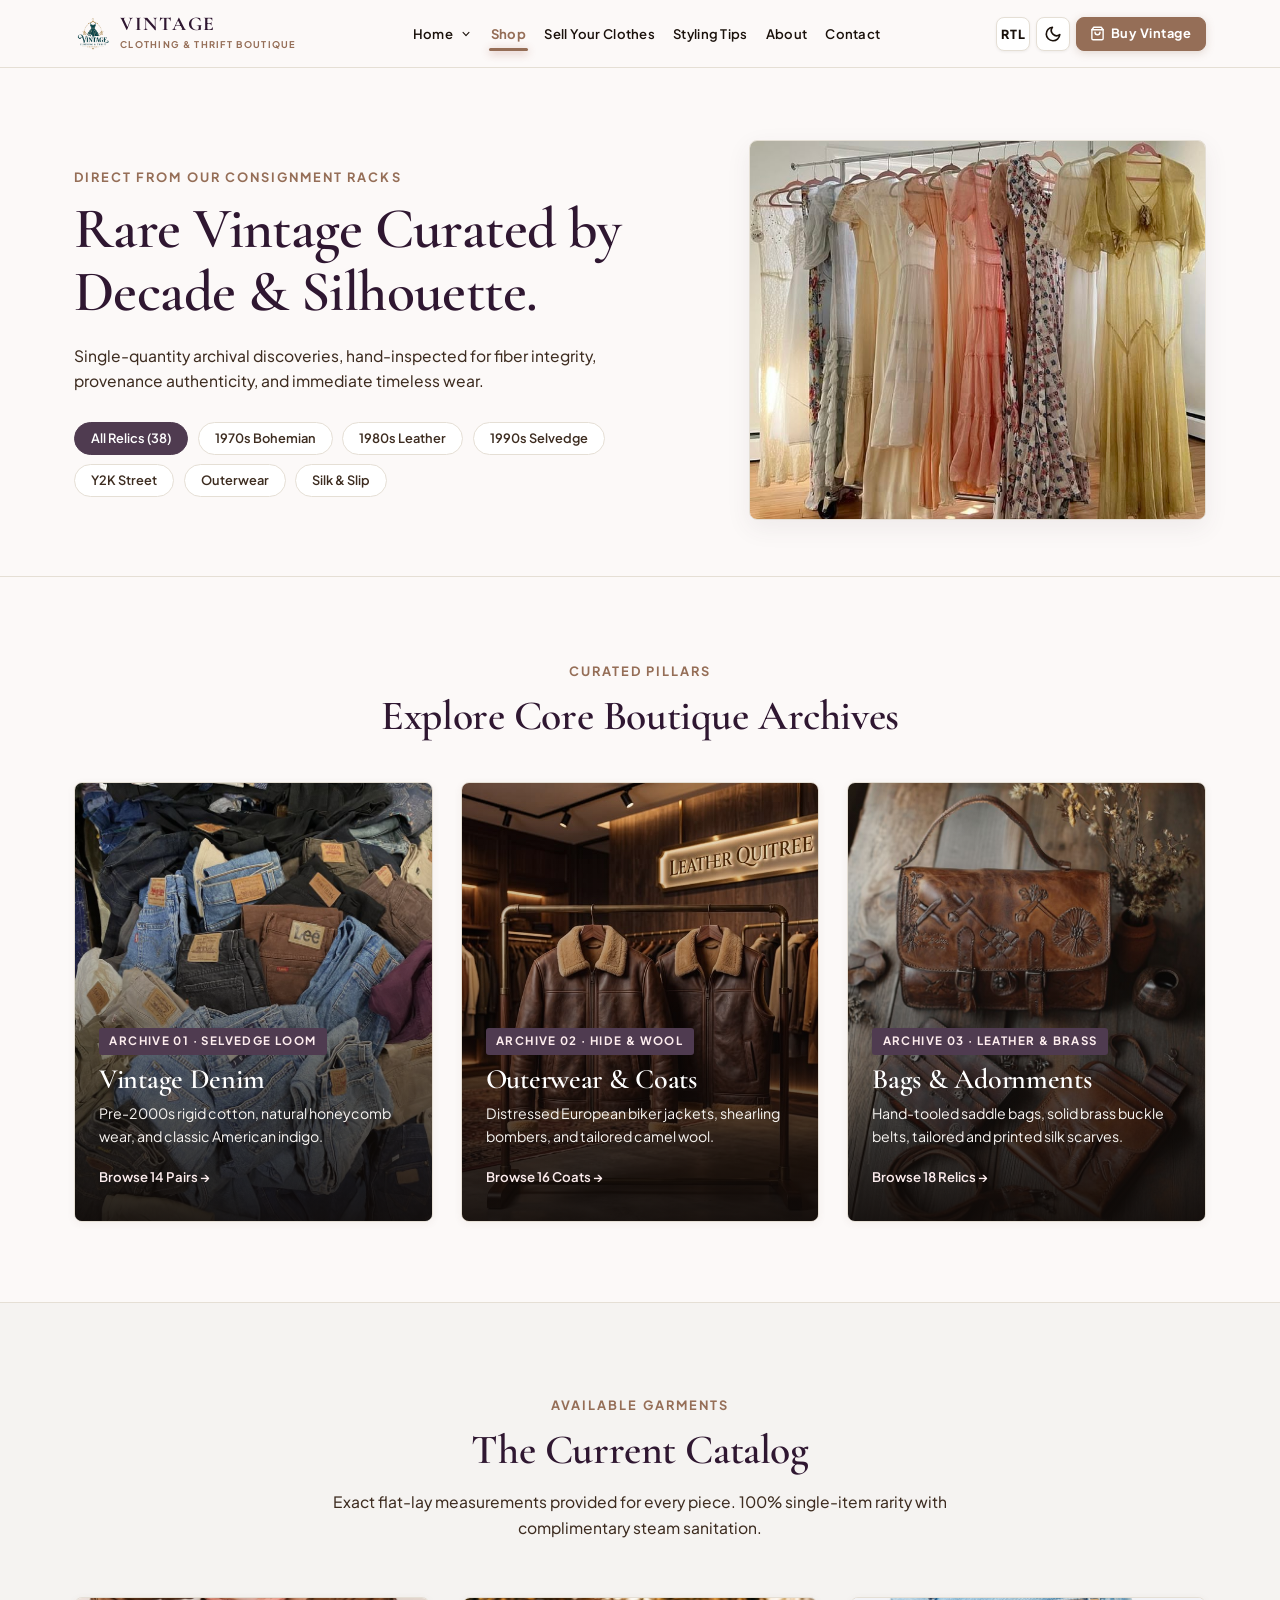
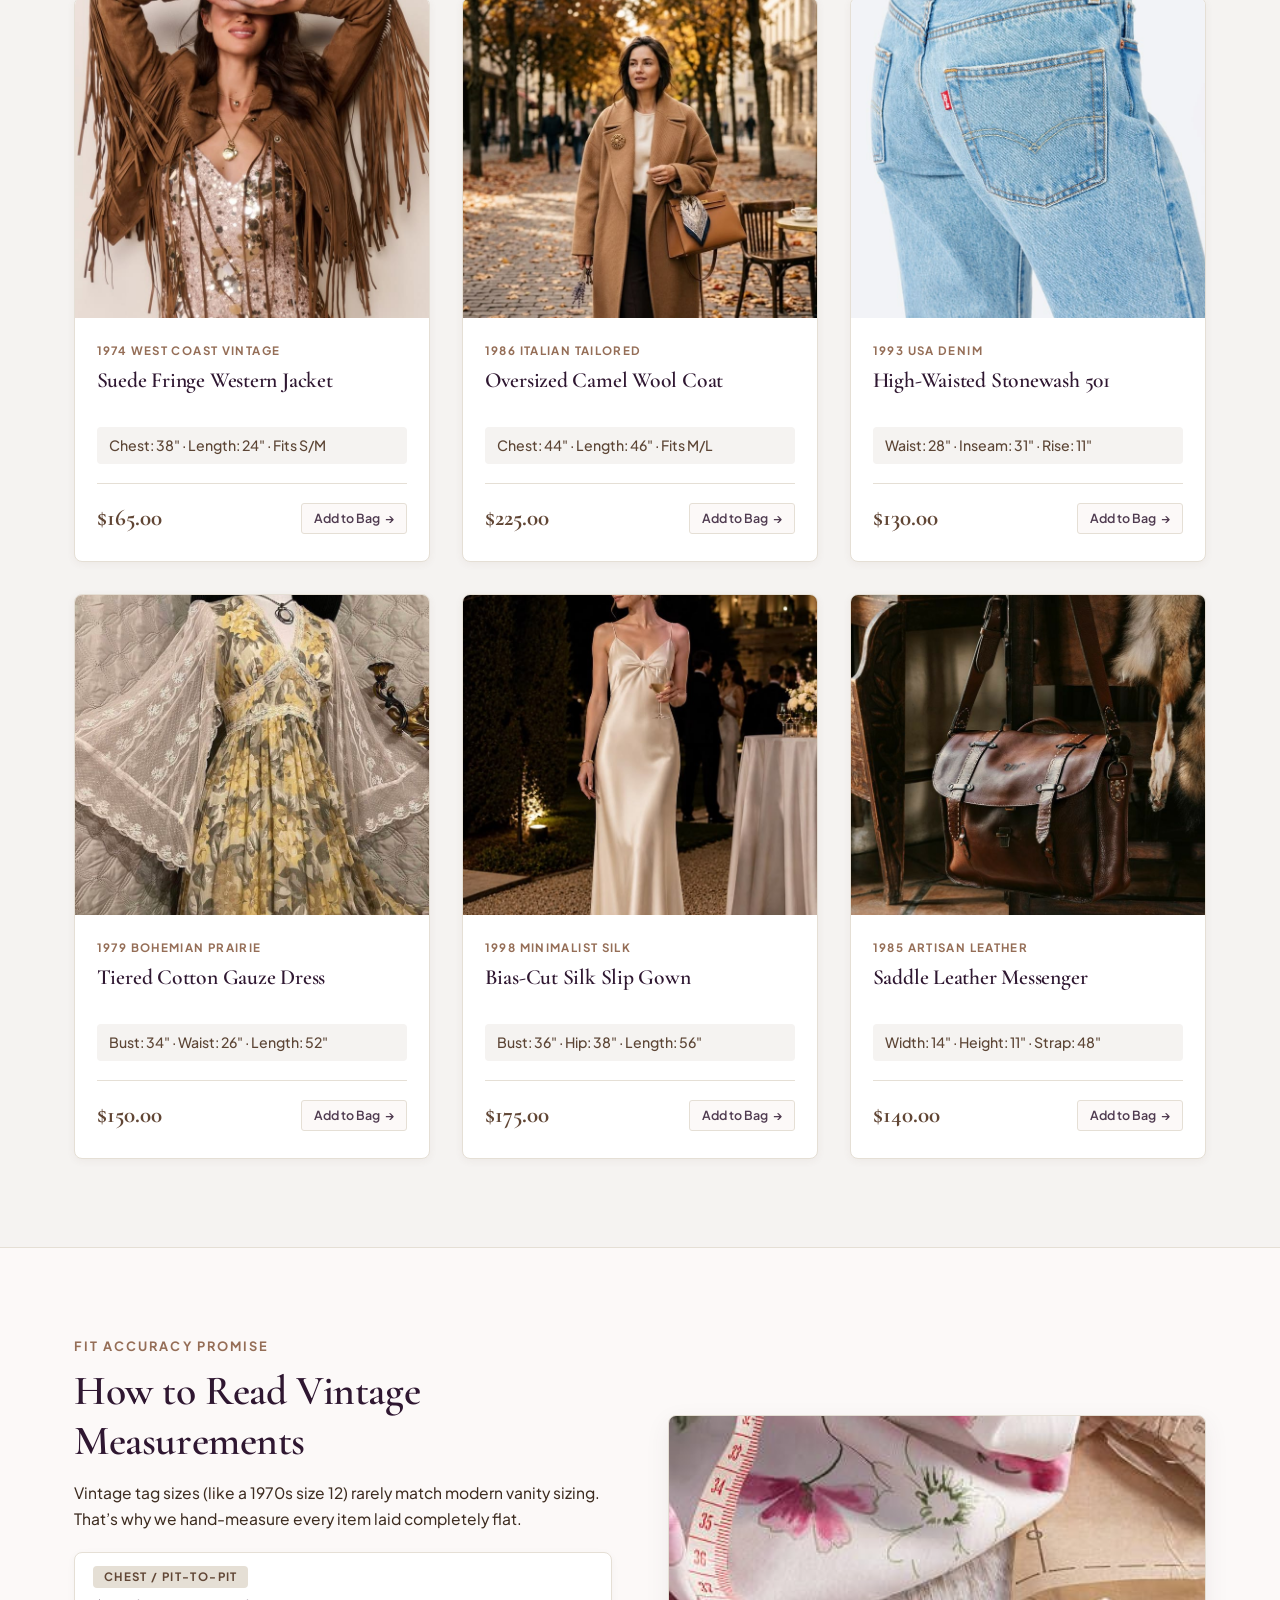
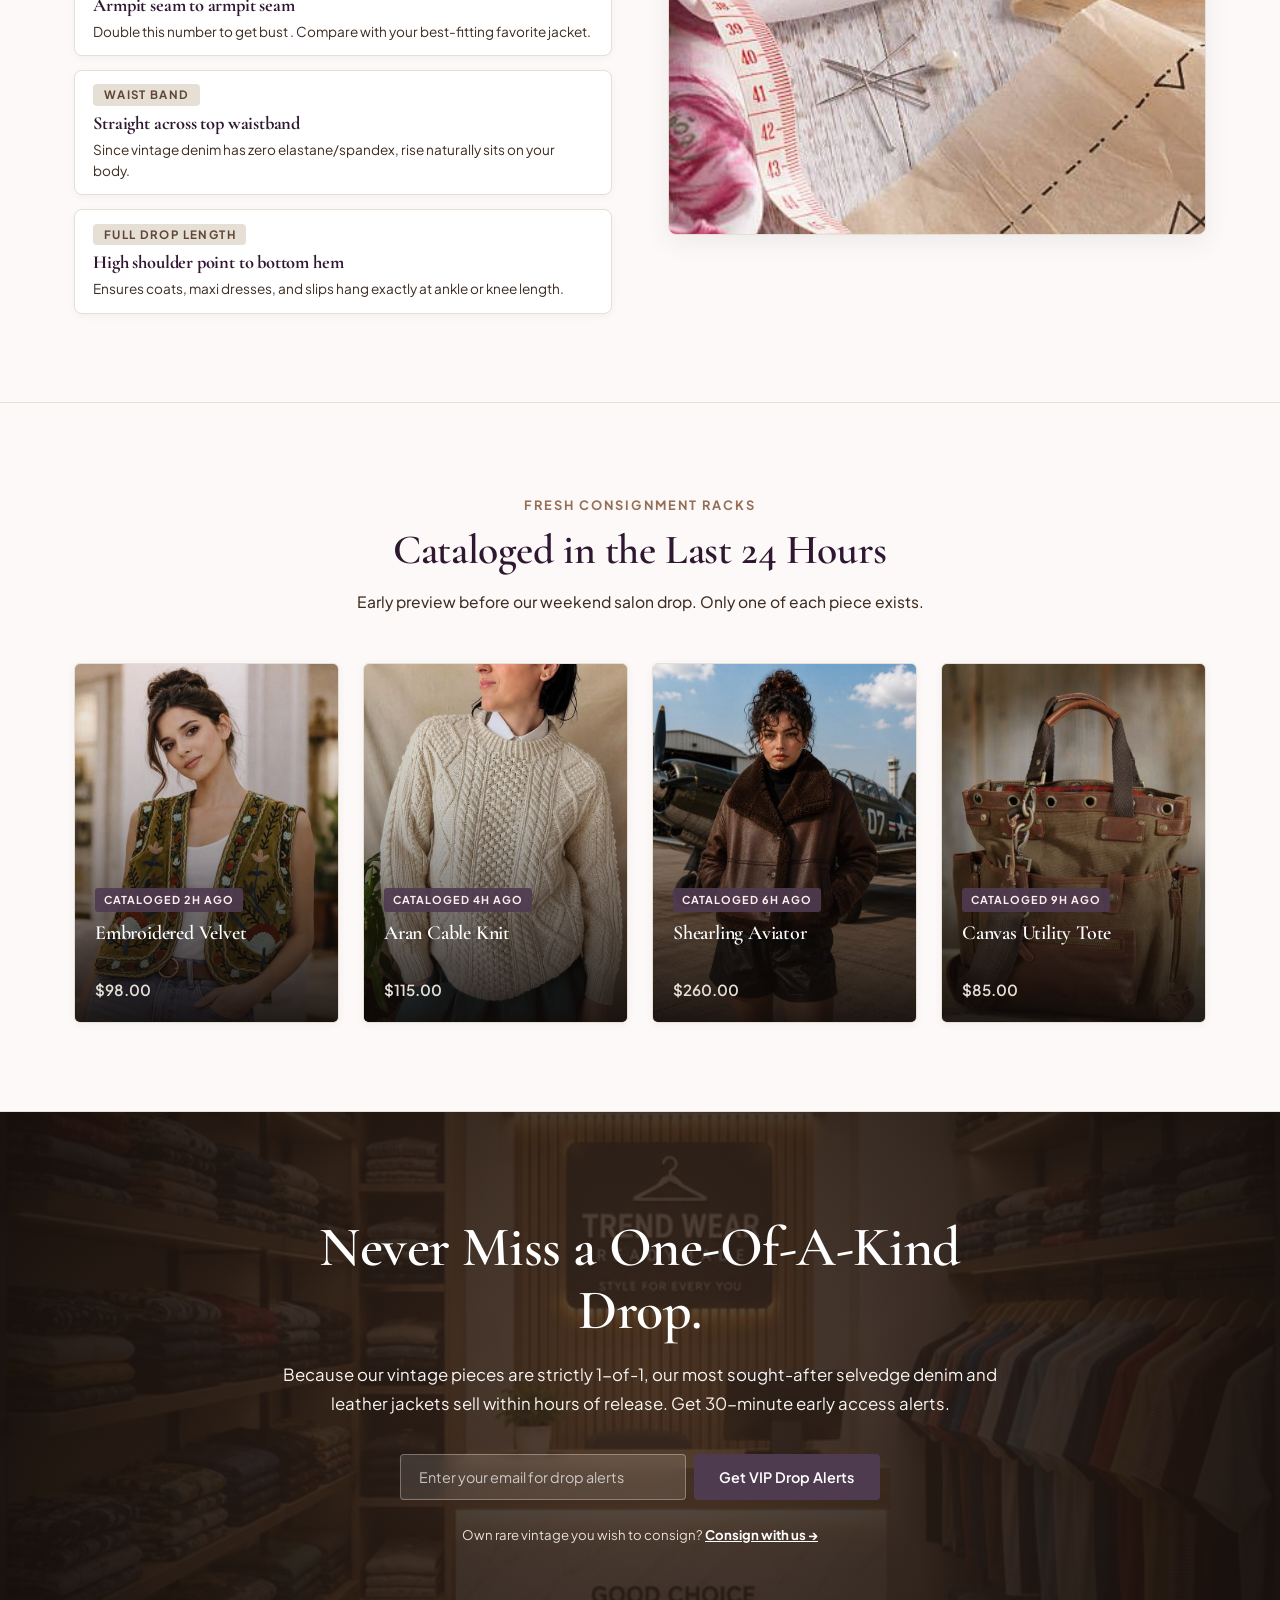
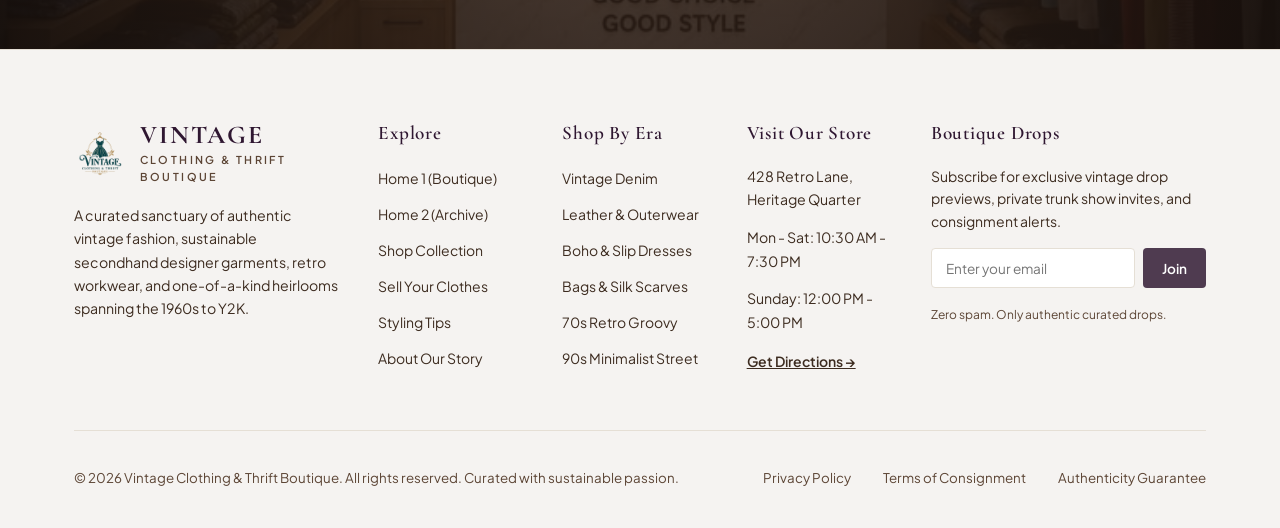
<file: shop.html>
<!DOCTYPE html>
<html lang="en" dir="ltr">

<head>
  <meta charset="UTF-8">
  <meta name="viewport" content="width=device-width, initial-scale=1.0">
  <title>Shop Curated Vintage & Secondhand Finds | Vintage Clothing & Thrift Boutique</title>
  <meta name="description"
    content="Shop authenticated 1960s–Y2K vintage fashion. Handpicked selvedge denim, archival leather jackets, bohemian silk tea dresses, and rare heirloom accessories.">

  <!-- Favicon (High Contrast Vector + PNG) -->
  <link rel="icon" type="image/svg+xml" href="assets/images/icons/favicon.svg">
  <link rel="icon" type="image/png" sizes="32x32" href="assets/images/icons/favicon.png">
  <link rel="apple-touch-icon" href="assets/images/icons/favicon.png">

  <!-- External Stylesheets (Zero inline CSS) -->
  <link rel="stylesheet" href="assets/css/style.css">
  <link rel="stylesheet" href="assets/css/responsive.css">
</head>

<body>

  <!-- Branded Page Loader -->
  <div id="site-loader" aria-hidden="true">
    <div class="loader-logo-wrap">
      <div class="loader-spinner"></div>
      <img src="assets/images/icons/logo.png" alt="Vintage Boutique Loader" class="loader-logo-img">
    </div>
    <span class="loader-text">Vintage Boutique</span>
  </div>

  <!-- Sticky Compact Desktop & Mobile Header -->
  <header class="site-header" id="site-header">
    <div class="site-container header-container">

      <!-- Brand Logo + Name + Tagline -->
      <a href="index.html" class="brand-link" aria-label="Vintage Clothing and Thrift Boutique Home">
        <img src="assets/images/icons/logo.png" alt="Vintage Clothing & Thrift Boutique Logo" class="brand-logo-img">
        <div class="brand-text-block">
          <span class="brand-name">Vintage</span>
          <span class="brand-tagline">Clothing & Thrift Boutique</span>
        </div>
      </a>

      <!-- Desktop Navigation: Exactly 6 Navigation Items -->
      <nav class="desktop-nav" aria-label="Main Navigation">
        <!-- 1. Home with Click-Only Dropdown -->
        <div class="nav-item-dropdown" id="nav-home-dropdown">
          <button type="button" class="dropdown-toggle-btn" aria-expanded="false" aria-haspopup="true">
            <span>Home</span>
            <svg class="dropdown-icon" viewBox="0 0 20 20" fill="currentColor" aria-hidden="true">
              <path fill-rule="evenodd"
                d="M5.23 7.21a.75.75 0 011.06.02L10 11.168l3.71-3.938a.75.75 0 111.08 1.04l-4.25 4.5a.75.75 0 01-1.08 0l-4.25-4.5a.75.75 0 01.02-1.06z"
                clip-rule="evenodd" />
            </svg>
          </button>
          <div class="dropdown-menu" role="menu">
            <a href="index.html" class="dropdown-item" role="menuitem">Home 1 (Curated Boutique)</a>
            <a href="home-2.html" class="dropdown-item" role="menuitem">Home 2 (The Vault & Archive)</a>
          </div>
        </div>

        <!-- 2. Shop (Active) -->
        <a href="shop.html" class="nav-link active">Shop</a>

        <!-- 3. Sell Your Clothes -->
        <a href="sell.html" class="nav-link">Sell Your Clothes</a>

        <!-- 4. Styling Tips -->
        <a href="styling-tips.html" class="nav-link">Styling Tips</a>

        <!-- 5. About (Mandatory) -->
        <a href="about.html" class="nav-link">About</a>

        <!-- 6. Contact (Directly Visible) -->
        <a href="contact.html" class="nav-link">Contact</a>
      </nav>

      <!-- Desktop Header Actions: RTL, Dark Mode, Login Button -->
      <div class="header-actions">
        <!-- RTL Toggle -->
        <button type="button" class="ctrl-btn rtl-toggle-btn" aria-label="Toggle Layout Direction (RTL/LTR)">
          <span class="rtl-label">RTL</span>
        </button>

        <!-- Dark Mode Toggle -->
        <button type="button" class="ctrl-btn theme-toggle-btn" aria-label="Toggle Dark Mode">
          <svg class="ctrl-icon moon-icon" viewBox="0 0 24 24" fill="none" stroke="currentColor" stroke-width="2"
            stroke-linecap="round" stroke-linejoin="round" aria-hidden="true">
            <path d="M21 12.79A9 9 0 1 1 11.21 3 7 7 0 0 0 21 12.79z"></path>
          </svg>
          <svg class="ctrl-icon sun-icon" style="display: none;" viewBox="0 0 24 24" fill="none" stroke="currentColor"
            stroke-width="2" stroke-linecap="round" stroke-linejoin="round" aria-hidden="true">
            <circle cx="12" cy="12" r="5"></circle>
            <line x1="12" y1="1" x2="12" y2="3"></line>
            <line x1="12" y1="21" x2="12" y2="23"></line>
            <line x1="4.22" y1="4.22" x2="5.64" y2="5.64"></line>
            <line x1="18.36" y1="18.36" x2="19.78" y2="19.78"></line>
            <line x1="1" y1="12" x2="3" y2="12"></line>
            <line x1="21" y1="12" x2="23" y2="12"></line>
            <line x1="4.22" y1="19.78" x2="5.64" y2="18.36"></line>
            <line x1="18.36" y1="5.64" x2="19.78" y2="4.22"></line>
          </svg>
        </button>

        <!-- Primary Buying CTA Button -->
        <a href="shop.html" class="header-primary-cta header-buy-btn" id="header-primary-cta" aria-label="Shop Vintage Collection">
          <svg width="15" height="15" viewBox="0 0 24 24" fill="none" stroke="currentColor" stroke-width="2.2"
            stroke-linecap="round" stroke-linejoin="round" aria-hidden="true">
            <path d="M6 2L3 6v14a2 2 0 0 0 2 2h14a2 2 0 0 0 2-2V6l-3-4z"></path>
            <line x1="3" y1="6" x2="21" y2="6"></line>
            <path d="M16 10a4 4 0 0 1-8 0"></path>
          </svg>
          <span>Buy Vintage</span>
        </a>

        <!-- Mobile Drawer Toggle Trigger -->
        <button type="button" class="mobile-toggle-btn" id="mobile-menu-open-btn" aria-label="Open Mobile Menu">
          <svg width="22" height="22" viewBox="0 0 24 24" fill="none" stroke="currentColor" stroke-width="2"
            stroke-linecap="round" stroke-linejoin="round" aria-hidden="true">
            <line x1="3" y1="12" x2="21" y2="12"></line>
            <line x1="3" y1="6" x2="21" y2="6"></line>
            <line x1="3" y1="18" x2="21" y2="18"></line>
          </svg>
        </button>
      </div>

    </div>
  </header>

  <!-- Mobile Menu Drawer & Overlay -->
  <div class="mobile-menu-overlay" id="mobile-menu-overlay" aria-hidden="true">
    <div class="mobile-menu-drawer" role="dialog" aria-modal="true" aria-label="Mobile Navigation Menu">

      <!-- Drawer Header: Brand Logo, Brand Text, Close Button -->
      <div class="mobile-drawer-header">
        <a href="index.html" class="brand-link">
          <img src="assets/images/icons/logo.png" alt="Vintage Boutique" class="brand-logo-img">
          <div class="brand-text-block">
            <span class="brand-name">Vintage</span>
            <span class="brand-tagline">Clothing & Thrift Boutique</span>
          </div>
        </a>
        <button type="button" class="mobile-close-btn" id="mobile-menu-close-btn" aria-label="Close Mobile Menu">
          <svg width="20" height="20" viewBox="0 0 24 24" fill="none" stroke="currentColor" stroke-width="2"
            stroke-linecap="round" stroke-linejoin="round" aria-hidden="true">
            <line x1="18" y1="6" x2="6" y2="18"></line>
            <line x1="6" y1="6" x2="18" y2="18"></line>
          </svg>
        </button>
      </div>

      <!-- Mobile Navigation Links -->
      <ul class="mobile-nav-list">
        <!-- Home Accordion -->
        <li class="mobile-accordion" id="mobile-home-accordion">
          <button type="button" class="mobile-accordion-toggle" id="mobile-home-toggle-btn" aria-expanded="false">
            <span>Home</span>
            <svg class="mobile-accordion-icon" viewBox="0 0 20 20" fill="currentColor" aria-hidden="true">
              <path fill-rule="evenodd"
                d="M5.23 7.21a.75.75 0 011.06.02L10 11.168l3.71-3.938a.75.75 0 111.08 1.04l-4.25 4.5a.75.75 0 01-1.08 0l-4.25-4.5a.75.75 0 01.02-1.06z"
                clip-rule="evenodd" />
            </svg>
          </button>
          <ul class="mobile-submenu">
            <li><a href="index.html" class="mobile-sub-link">Home 1 (Curated Boutique)</a></li>
            <li><a href="home-2.html" class="mobile-sub-link">Home 2 (The Vault & Archive)</a></li>
          </ul>
        </li>

        <li><a href="shop.html" class="mobile-nav-link active">Shop</a></li>
        <li><a href="sell.html" class="mobile-nav-link">Sell Your Clothes</a></li>
        <li><a href="styling-tips.html" class="mobile-nav-link">Styling Tips</a></li>
        <li><a href="about.html" class="mobile-nav-link">About</a></li>
        <li><a href="contact.html" class="mobile-nav-link">Contact</a></li>
      </ul>

      <!-- Drawer Footer with Theme & Direction Controls and Login -->
      <div class="mobile-drawer-footer">
        <div class="mobile-actions-row">
          <!-- Dark Mode Toggle in Mobile -->
          <button type="button" class="ctrl-btn theme-toggle-btn" aria-label="Toggle Dark Mode">
            <svg class="ctrl-icon moon-icon" viewBox="0 0 24 24" fill="none" stroke="currentColor" stroke-width="2"
              stroke-linecap="round" stroke-linejoin="round" aria-hidden="true">
              <path d="M21 12.79A9 9 0 1 1 11.21 3 7 7 0 0 0 21 12.79z"></path>
            </svg>
            <svg class="ctrl-icon sun-icon" style="display: none;" viewBox="0 0 24 24" fill="none" stroke="currentColor"
              stroke-width="2" stroke-linecap="round" stroke-linejoin="round" aria-hidden="true">
              <circle cx="12" cy="12" r="5"></circle>
              <line x1="12" y1="1" x2="12" y2="3"></line>
              <line x1="12" y1="21" x2="12" y2="23"></line>
              <line x1="4.22" y1="4.22" x2="5.64" y2="5.64"></line>
              <line x1="18.36" y1="18.36" x2="19.78" y2="19.78"></line>
              <line x1="1" y1="12" x2="3" y2="12"></line>
              <line x1="21" y1="12" x2="23" y2="12"></line>
              <line x1="4.22" y1="19.78" x2="5.64" y2="18.36"></line>
              <line x1="18.36" y1="5.64" x2="19.78" y2="4.22"></line>
            </svg>
            <span class="theme-label-text">Dark Mode</span>
          </button>

          <!-- RTL Toggle in Mobile -->
          <button type="button" class="ctrl-btn rtl-toggle-btn" aria-label="Toggle Layout Direction (RTL/LTR)">
            <svg width="15" height="15" viewBox="0 0 24 24" fill="none" stroke="currentColor" stroke-width="2.5"
              stroke-linecap="round" stroke-linejoin="round" aria-hidden="true">
              <polyline points="17 1 21 5 17 9"></polyline>
              <path d="M3 5h18"></path>
              <polyline points="7 23 3 19 7 15"></polyline>
              <path d="M21 19H3"></path>
            </svg>
            <span class="rtl-label">RTL</span>
          </button>
        </div>

        <!-- Primary Buying CTA in Mobile Drawer -->
        <a href="shop.html" class="mobile-primary-cta mobile-buy-btn" id="mobile-primary-cta">
          <svg width="18" height="18" viewBox="0 0 24 24" fill="none" stroke="currentColor" stroke-width="2.2"
            stroke-linecap="round" stroke-linejoin="round" aria-hidden="true">
            <path d="M6 2L3 6v14a2 2 0 0 0 2 2h14a2 2 0 0 0 2-2V6l-3-4z"></path>
            <line x1="3" y1="6" x2="21" y2="6"></line>
            <path d="M16 10a4 4 0 0 1-8 0"></path>
          </svg>
          <span>Buy Vintage Collection</span>
        </a>
      </div>

    </div>
  </div>

  <!-- MAIN CONTENT: EXACTLY 6 UNIQUE MAIN CONTENT SECTIONS (LAST SECTION = CTA) -->
  <main id="main-content">

    <!-- ====================================================================
         SECTION 1: CURATORS' VAULT HEADER & ERA FILTER RIBBON
         ==================================================================== -->
    <section class="shop-header-section" id="shop-header">
      <div class="site-container shop-header-grid">

        <div>
          <span class="section-eyebrow">Direct From Our Consignment Racks</span>
          <h1 class="shop-headline">Rare Vintage Curated by Decade & Silhouette.</h1>
          <p class="section-desc" style="max-width: 540px;">
            Single-quantity archival discoveries, hand-inspected for fiber integrity, provenance authenticity, and
            immediate timeless wear.
          </p>

          <!-- Era & Category Filter Ribbon -->
          <div class="shop-filter-ribbon">
            <button type="button" class="filter-pill active">All Relics (38)</button>
            <button type="button" class="filter-pill">1970s Bohemian</button>
            <button type="button" class="filter-pill">1980s Leather</button>
            <button type="button" class="filter-pill">1990s Selvedge</button>
            <button type="button" class="filter-pill">Y2K Street</button>
            <button type="button" class="filter-pill">Outerwear</button>
            <button type="button" class="filter-pill">Silk & Slip</button>
          </div>
        </div>

        <div class="shop-hero-photo-wrap">
          <img src="assets/images/hero/p24.jpg" alt="Curated vintage boutique lookbook garments"
            class="shop-hero-photo">
        </div>

      </div>
    </section>

    <!-- ====================================================================
         SECTION 2: CATEGORY HERO EDITORIAL TRIPTYCH
         ==================================================================== -->
    <section class="shop-gateways-section" id="shop-gateways">
      <div class="site-container">

        <div class="section-header-center" style="margin-bottom: 2.5rem;">
          <span class="section-eyebrow">Curated Pillars</span>
          <h2 class="section-title">Explore Core Boutique Archives</h2>
        </div>

        <div class="gateways-grid">
          <!-- Gateway 1: Selvedge Denim -->
          <div class="gateway-panel">
            <img src="assets/images/sections/p25.jpg" alt="Stacks of folded vintage denim jeans" class="gateway-img">
            <div class="gateway-overlay"></div>
            <div class="gateway-content">
              <span class="gateway-tag">Archive 01 &middot; Selvedge Loom</span>
              <h3 class="gateway-title">Vintage Denim</h3>
              <p class="gateway-desc">Pre-2000s rigid cotton, natural honeycomb wear, and classic American indigo.</p>
              <a href="#shop-catalog" class="era-link">Browse 14 Pairs &rarr;</a>
            </div>
          </div>

          <!-- Gateway 2: Outerwear & Leather -->
          <div class="gateway-panel">
            <img src="assets/images/sections/p26.jpg" alt="Vintage leather jackets and wool coats" class="gateway-img">
            <div class="gateway-overlay"></div>
            <div class="gateway-content">
              <span class="gateway-tag">Archive 02 &middot; Hide & Wool</span>
              <h3 class="gateway-title">Outerwear & Coats</h3>
              <p class="gateway-desc">Distressed European biker jackets, shearling bombers, and tailored camel wool.</p>
              <a href="#shop-catalog" class="era-link">Browse 16 Coats &rarr;</a>
            </div>
          </div>

          <!-- Gateway 3: Archival Accessories -->
          <div class="gateway-panel">
            <img src="assets/images/sections/p27.jpg" alt="Vintage leather bags and heirloom accessories"
              class="gateway-img">
            <div class="gateway-overlay"></div>
            <div class="gateway-content">
              <span class="gateway-tag">Archive 03 &middot; Leather & Brass</span>
              <h3 class="gateway-title">Bags & Adornments</h3>
              <p class="gateway-desc">Hand-tooled saddle bags, solid brass buckle belts, tailored and printed silk
                scarves.</p>
              <a href="#shop-catalog" class="era-link">Browse 18 Relics &rarr;</a>
            </div>
          </div>
        </div>

      </div>
    </section>

    <!-- ====================================================================
         SECTION 3: THE CURATED GARMENT COLLECTION (6 EVEN CARDS)
         ==================================================================== -->
    <section class="shop-catalog-section" id="shop-catalog">
      <div class="site-container">

        <div class="section-header-center">
          <span class="section-eyebrow">Available Garments</span>
          <h2 class="section-title">The Current Catalog</h2>
          <p class="section-desc">
            Exact flat-lay measurements provided for every piece. 100% single-item rarity with complimentary steam
            sanitation.
          </p>
        </div>

        <div class="catalog-grid">
          <!-- Garment 1 -->
          <article class="catalog-card">
            <div class="catalog-img-wrap">
              <img src="assets/images/products/p28.jpg" alt="1974 Suede Fringe Festival Jacket" class="catalog-img">
            </div>
            <div class="catalog-body">
              <span class="catalog-era">1974 West Coast Vintage</span>
              <h3 class="catalog-title">Suede Fringe Western Jacket</h3>
              <span class="catalog-measurements">Chest: 38" &middot; Length: 24" &middot; Fits S/M</span>
              <div class="catalog-footer">
                <span class="catalog-price">$165.00</span>
                <button type="button" class="find-action-btn"
                  onclick="alert('Inquiry started for 1974 Suede Fringe Western Jacket!');">
                  <span>Add to Bag</span>
                  <span aria-hidden="true">&rarr;</span>
                </button>
              </div>
            </div>
          </article>

          <!-- Garment 2 -->
          <article class="catalog-card">
            <div class="catalog-img-wrap">
              <img src="assets/images/products/p29.jpg" alt="1986 Oversized Double-Breasted Camel Wool Coat"
                class="catalog-img">
            </div>
            <div class="catalog-body">
              <span class="catalog-era">1986 Italian Tailored</span>
              <h3 class="catalog-title">Oversized Camel Wool Coat</h3>
              <span class="catalog-measurements">Chest: 44" &middot; Length: 46" &middot; Fits M/L</span>
              <div class="catalog-footer">
                <span class="catalog-price">$225.00</span>
                <button type="button" class="find-action-btn"
                  onclick="alert('Inquiry started for 1986 Oversized Camel Wool Coat!');">
                  <span>Add to Bag</span>
                  <span aria-hidden="true">&rarr;</span>
                </button>
              </div>
            </div>
          </article>

          <!-- Garment 3 -->
          <article class="catalog-card">
            <div class="catalog-img-wrap">
              <img src="assets/images/products/p30.jpg" alt="1993 High-Waisted Stonewash 501s" class="catalog-img">
            </div>
            <div class="catalog-body">
              <span class="catalog-era">1993 USA Denim</span>
              <h3 class="catalog-title">High-Waisted Stonewash 501</h3>
              <span class="catalog-measurements">Waist: 28" &middot; Inseam: 31" &middot; Rise: 11"</span>
              <div class="catalog-footer">
                <span class="catalog-price">$130.00</span>
                <button type="button" class="find-action-btn"
                  onclick="alert('Inquiry started for 1993 Stonewash 501 Jeans!');">
                  <span>Add to Bag</span>
                  <span aria-hidden="true">&rarr;</span>
                </button>
              </div>
            </div>
          </article>

          <!-- Garment 4 -->
          <article class="catalog-card">
            <div class="catalog-img-wrap">
              <img src="assets/images/products/p31.jpg" alt="1979 Bohemian Tiered Gauze Prairie Dress"
                class="catalog-img">
            </div>
            <div class="catalog-body">
              <span class="catalog-era">1979 Bohemian Prairie</span>
              <h3 class="catalog-title">Tiered Cotton Gauze Dress</h3>
              <span class="catalog-measurements">Bust: 34" &middot; Waist: 26" &middot; Length: 52"</span>
              <div class="catalog-footer">
                <span class="catalog-price">$150.00</span>
                <button type="button" class="find-action-btn"
                  onclick="alert('Inquiry started for 1979 Tiered Cotton Gauze Dress!');">
                  <span>Add to Bag</span>
                  <span aria-hidden="true">&rarr;</span>
                </button>
              </div>
            </div>
          </article>

          <!-- Garment 5 -->
          <article class="catalog-card">
            <div class="catalog-img-wrap">
              <img src="assets/images/products/p32.jpg" alt="1998 Minimalist Silk Bias Slip Gown" class="catalog-img">
            </div>
            <div class="catalog-body">
              <span class="catalog-era">1998 Minimalist Silk</span>
              <h3 class="catalog-title">Bias-Cut Silk Slip Gown</h3>
              <span class="catalog-measurements">Bust: 36" &middot; Hip: 38" &middot; Length: 56"</span>
              <div class="catalog-footer">
                <span class="catalog-price">$175.00</span>
                <button type="button" class="find-action-btn"
                  onclick="alert('Inquiry started for 1998 Bias-Cut Silk Slip Gown!');">
                  <span>Add to Bag</span>
                  <span aria-hidden="true">&rarr;</span>
                </button>
              </div>
            </div>
          </article>

          <!-- Garment 6 -->
          <article class="catalog-card">
            <div class="catalog-img-wrap">
              <img src="assets/images/products/p33.jpg" alt="1985 Handcrafted Saddle Leather Messenger Bag"
                class="catalog-img">
            </div>
            <div class="catalog-body">
              <span class="catalog-era">1985 Artisan Leather</span>
              <h3 class="catalog-title">Saddle Leather Messenger</h3>
              <span class="catalog-measurements">Width: 14" &middot; Height: 11" &middot; Strap: 48"</span>
              <div class="catalog-footer">
                <span class="catalog-price">$140.00</span>
                <button type="button" class="find-action-btn"
                  onclick="alert('Inquiry started for 1985 Saddle Leather Messenger!');">
                  <span>Add to Bag</span>
                  <span aria-hidden="true">&rarr;</span>
                </button>
              </div>
            </div>
          </article>
        </div>

      </div>
    </section>

    <!-- ====================================================================
         SECTION 4: ARCHIVE SIZE & FIT MEASUREMENT GUIDE
         ==================================================================== -->
    <section class="sizing-guide-section" id="sizing-guide">
      <div class="site-container sizing-grid">

        <!-- Left Text & Measurements List -->
        <div class="sizing-content-wrap">
          <span class="section-eyebrow">Fit Accuracy Promise</span>
          <h2 class="section-title">How to Read Vintage Measurements</h2>
          <p class="section-desc">
            Vintage tag sizes (like a 1970s size 12) rarely match modern vanity sizing. That’s why we hand-measure every
            item laid completely flat.
          </p>

          <div class="sizing-metrics-list">
            <div class="sizing-metric-item">
              <span class="metric-tag">Chest / Pit-to-Pit</span>
              <div class="metric-content">
                <h4 class="metric-title">Armpit seam to armpit seam</h4>
                <p class="metric-desc">Double this number to get bust . Compare with your
                  best-fitting favorite jacket.</p>
              </div>
            </div>

            <div class="sizing-metric-item">
              <span class="metric-tag">Waist Band</span>
              <div class="metric-content">
                <h4 class="metric-title">Straight across top waistband</h4>
                <p class="metric-desc">Since vintage denim has zero elastane/spandex, rise naturally
                  sits on your body.</p>
              </div>
            </div>

            <div class="sizing-metric-item">
              <span class="metric-tag">Full Drop Length</span>
              <div class="metric-content">
                <h4 class="metric-title">High shoulder point to bottom hem</h4>
                <p class="metric-desc">Ensures coats, maxi dresses, and slips hang exactly at ankle or knee length.</p>
              </div>
            </div>
          </div>
        </div>

        <!-- Right Flat-Lay Measuring Photo -->
        <div class="sizing-img-frame">
          <img src="assets/images/about/p34.jpg" alt="Measuring vintage garment flat-lay with measuring tape"
            class="sizing-img">
        </div>

      </div>
    </section>

    <!-- ====================================================================
         SECTION 5: WEEKLY "JUST LANDED" MICRO-DROPS
         ==================================================================== -->
    <section class="drops-section" id="weekly-drops">
      <div class="site-container">

        <div class="section-header-center" style="margin-bottom: 3rem;">
          <span class="section-eyebrow">Fresh Consignment Racks</span>
          <h2 class="section-title">Cataloged in the Last 24 Hours</h2>
          <p class="section-desc">
            Early preview before our weekend salon drop. Only one of each piece exists.
          </p>
        </div>

        <div class="drops-grid">
          <div class="drop-item">
            <img src="assets/images/products/p35.jpg" alt="1973 Embroidered Velvet Vest" class="drop-img">
            <div class="drop-overlay"></div>
            <div class="drop-content">
              <span class="drop-badge">Cataloged 2h Ago</span>
              <h3 class="drop-title">Embroidered Velvet </h3>
              <div class="drop-price">$98.00</div>
            </div>
          </div>

          <div class="drop-item">
            <img src="assets/images/products/p36.jpg" alt="1984 Cable Knit Aran Wool Sweater" class="drop-img">
            <div class="drop-overlay"></div>
            <div class="drop-content">
              <span class="drop-badge">Cataloged 4h Ago</span>
              <h3 class="drop-title">Aran Cable Knit </h3>
              <div class="drop-price">$115.00</div>
            </div>
          </div>

          <div class="drop-item">
            <img src="assets/images/products/p37.jpg" alt="1989 Shearling Leather Aviator" class="drop-img">
            <div class="drop-overlay"></div>
            <div class="drop-content">
              <span class="drop-badge">Cataloged 6h Ago</span>
              <h3 class="drop-title">Shearling Aviator </h3>
              <div class="drop-price">$260.00</div>
            </div>
          </div>

          <div class="drop-item">
            <img src="assets/images/products/p38.jpg" alt="1995 Heavy Canvas & Leather Utility Tote" class="drop-img">
            <div class="drop-overlay"></div>
            <div class="drop-content">
              <span class="drop-badge">Cataloged 9h Ago</span>
              <h3 class="drop-title">Canvas Utility Tote</h3>
              <div class="drop-price">$85.00</div>
            </div>
          </div>
        </div>

      </div>
    </section>

    <!-- ====================================================================
         SECTION 6: MANDATORY FINAL CTA SECTION (DROP ALERTS & CONSIGNMENT)
         ==================================================================== -->
    <section class="shop-cta-section" id="shop-cta">
      <img src="assets/images/backgrounds/p39.jpg" alt="Warm boutique racks" class="shop-cta-bg">
      <div class="shop-cta-overlay"></div>

      <div class="site-container">
        <div class="shop-cta-content">
          <h2 class="shop-cta-title">Never Miss a One-Of-A-Kind Drop.</h2>
          <p class="shop-cta-desc">
            Because our vintage pieces are strictly 1-of-1, our most sought-after selvedge denim and leather jackets
            sell within hours of release. Get 30-minute early access alerts.
          </p>

          <!-- Drop Alert Subscription Form -->
          <form class="shop-cta-form"
            onsubmit="event.preventDefault(); alert('You are now subscribed to 30-minute VIP early access drop alerts!');">
            <input type="email" required placeholder="Enter your email for drop alerts" class="shop-cta-input"
              aria-label="Email address for drop alerts">
            <button type="submit" class="footer-submit-btn" style="padding: 0.8rem 1.6rem; font-size: 0.9rem;">
              Get VIP Drop Alerts
            </button>
          </form>

          <div style="font-size: 0.825rem; color: #E5DFD5;">
            Own rare vintage you wish to consign? <a href="sell.html"
              style="color: #FFFFFF; font-weight: 700; text-decoration: underline;">Consign with us &rarr;</a>
          </div>
        </div>
      </div>
    </section>

  </main>

  <!-- Shared Global Footer -->
  <footer class="site-footer">
    <div class="site-container">

      <div class="footer-top-grid">
        <!-- Brand Summary Column -->
        <div class="footer-brand-wrap">
          <a href="index.html" class="footer-brand-header" aria-label="Vintage Clothing &amp; Thrift Boutique Home">
            <img src="assets/images/icons/logo.png" alt="Vintage Boutique" class="footer-brand-logo">
            <div>
              <div class="footer-brand-title">Vintage</div>
              <div class="footer-brand-sub">Clothing & Thrift Boutique</div>
            </div>
          </a>
          <p class="footer-desc">
            A curated sanctuary of authentic vintage fashion, sustainable secondhand designer garments, retro workwear,
            and one-of-a-kind heirlooms spanning the 1960s to Y2K.
          </p>
        </div>

        <!-- Quick Navigation -->
        <div>
          <h2 class="footer-heading">Explore</h2>
          <ul class="footer-links-list">
            <li><a href="index.html" class="footer-link">Home 1 (Boutique)</a></li>
            <li><a href="home-2.html" class="footer-link">Home 2 (Archive)</a></li>
            <li><a href="shop.html" class="footer-link">Shop Collection</a></li>
            <li><a href="sell.html" class="footer-link">Sell Your Clothes</a></li>
            <li><a href="styling-tips.html" class="footer-link">Styling Tips</a></li>
            <li><a href="about.html" class="footer-link">About Our Story</a></li>
          </ul>
        </div>

        <!-- Shop by Category / Era -->
        <div>
          <h2 class="footer-heading">Shop By Era</h2>
          <ul class="footer-links-list">
            <li><a href="shop.html?category=denim" class="footer-link">Vintage Denim</a></li>
            <li><a href="shop.html?category=outerwear" class="footer-link">Leather & Outerwear</a></li>
            <li><a href="shop.html?category=dresses" class="footer-link">Boho & Slip Dresses</a></li>
            <li><a href="shop.html?category=accessories" class="footer-link">Bags & Silk Scarves</a></li>
            <li><a href="shop.html?era=70s" class="footer-link">70s Retro Groovy</a></li>
            <li><a href="shop.html?era=90s" class="footer-link">90s Minimalist Street</a></li>
          </ul>
        </div>

        <!-- Store Hours & Visit Info -->
        <div>
          <h2 class="footer-heading">Visit Our Store</h2>
          <ul class="footer-links-list">
            <li class="footer-desc" style="margin-bottom: 0.25rem;">428 Retro Lane, Heritage Quarter</li>
            <li class="footer-desc" style="margin-bottom: 0.25rem;">Mon - Sat: 10:30 AM - 7:30 PM</li>
            <li class="footer-desc" style="margin-bottom: 0.25rem;">Sunday: 12:00 PM - 5:00 PM</li>
            <li><a href="contact.html" class="footer-link" style="font-weight: 600; text-decoration: underline;">Get
                Directions &rarr;</a></li>
          </ul>
        </div>

        <!-- Newsletter Subscription Column -->
        <div class="footer-newsletter-wrap">
          <h2 class="footer-heading">Boutique Drops</h2>
          <p class="footer-newsletter-text">
            Subscribe for exclusive vintage drop previews, private trunk show invites, and consignment alerts.
          </p>
          <form class="footer-form" onsubmit="event.preventDefault(); alert('Subscribed to Vintage Boutique drops!');">
            <input type="email" required placeholder="Enter your email " class="footer-input"
              aria-label="Email address for boutique newsletter">
            <button type="submit" class="footer-submit-btn">Join</button>
          </form>
          <span class="footer-privacy-note">Zero spam. Only authentic curated drops.</span>
        </div>
      </div>

      <!-- Footer Bottom Copyright & Legal -->
      <div class="footer-bottom">
        <div>
          &copy; 2026 Vintage Clothing & Thrift Boutique. All rights reserved. Curated with sustainable passion.
        </div>
        <div class="footer-legal-links">
          <a href="#" class="footer-link">Privacy Policy</a>
          <a href="#" class="footer-link">Terms of Consignment</a>
          <a href="#" class="footer-link">Authenticity Guarantee</a>
        </div>
      </div>

    </div>
  </footer>

  <!-- Floating Scroll-to-Top Button -->
  <button type="button" class="scroll-top-btn" id="scroll-top-btn" aria-label="Scroll back to top">
    <svg width="20" height="20" viewBox="0 0 24 24" fill="none" stroke="currentColor" stroke-width="2.5"
      stroke-linecap="round" stroke-linejoin="round" aria-hidden="true">
      <line x1="12" y1="19" x2="12" y2="5"></line>
      <polyline points="5 12 12 5 19 12"></polyline>
    </svg>
  </button>

  <!-- Login & Register Modal -->
  <div class="auth-modal-overlay" id="auth-modal-overlay" aria-hidden="true" role="dialog" aria-modal="true"
    aria-labelledby="auth-modal-title">
    <div class="auth-modal-card">
      <button type="button" class="auth-close-btn" id="auth-modal-close-btn" aria-label="Close login dialog">
        <svg width="18" height="18" viewBox="0 0 24 24" fill="none" stroke="currentColor" stroke-width="2"
          stroke-linecap="round" stroke-linejoin="round" aria-hidden="true">
          <line x1="18" y1="6" x2="6" y2="18"></line>
          <line x1="6" y1="6" x2="18" y2="18"></line>
        </svg>
      </button>

      <!-- Auth Modal Brand Header -->
      <div class="auth-brand-header">
        <a href="index.html" class="auth-brand-logo" aria-label="Vintage Clothing & Thrift Boutique Home">
          <img src="assets/images/icons/logo.png" alt="Vintage Clothing & Thrift Boutique Logo" class="auth-logo-img"
            width="48" height="48">
          <div class="auth-brand-text">
            <span class="auth-brand-title">VINTAGE</span>
            <span class="auth-brand-subtitle">Clothing &amp; Thrift Boutique</span>
          </div>
        </a>
        <p class="auth-brand-desc">Curated Relics of Timeless Expression</p>
      </div>

      <div class="auth-modal-tabs">
        <button type="button" class="auth-tab-btn active" id="tab-login-btn">Sign In</button>
        <button type="button" class="auth-tab-btn" id="tab-register-btn">Create Account</button>
      </div>

      <!-- Login Form -->
      <form class="auth-form" id="form-login">
        <div class="form-group">
          <label class="form-label" for="login-email">Email Address</label>
          <input type="email" id="login-email" required class="form-input" placeholder="vintage@example.com">
        </div>
        <div class="form-group">
          <label class="form-label" for="login-password">Password</label>
          <input type="password" id="login-password" required class="form-input" placeholder="••••••••">
        </div>
        <div class="form-options-row">
          <label class="form-checkbox-label">
            <input type="checkbox" name="remember">
            <span>Remember me</span>
          </label>
          <a href="#" class="forgot-link">Forgot password?</a>
        </div>
        <button type="submit" class="auth-submit-btn">Sign In to Boutique</button>
      </form>

      <!-- Register Form -->
      <form class="auth-form" id="form-register" style="display: none;">
        <div class="form-group">
          <label class="form-label" for="reg-name">Full Name</label>
          <input type="text" id="reg-name" required class="form-input" placeholder="Eleanor Vance">
        </div>
        <div class="form-group">
          <label class="form-label" for="reg-email">Email Address</label>
          <input type="email" id="reg-email" required class="form-input" placeholder="vintage@example.com">
        </div>
        <div class="form-group">
          <label class="form-label" for="reg-password">Password</label>
          <input type="password" id="reg-password" required class="form-input" placeholder="Create secure password">
        </div>
        <button type="submit" class="auth-submit-btn">Register New Account</button>
      </form>

    </div>
  </div>

  <!-- Shared External JavaScript (Zero inline JS) -->
  <script src="assets/js/main.js"></script>
</body>

</html>
</file>
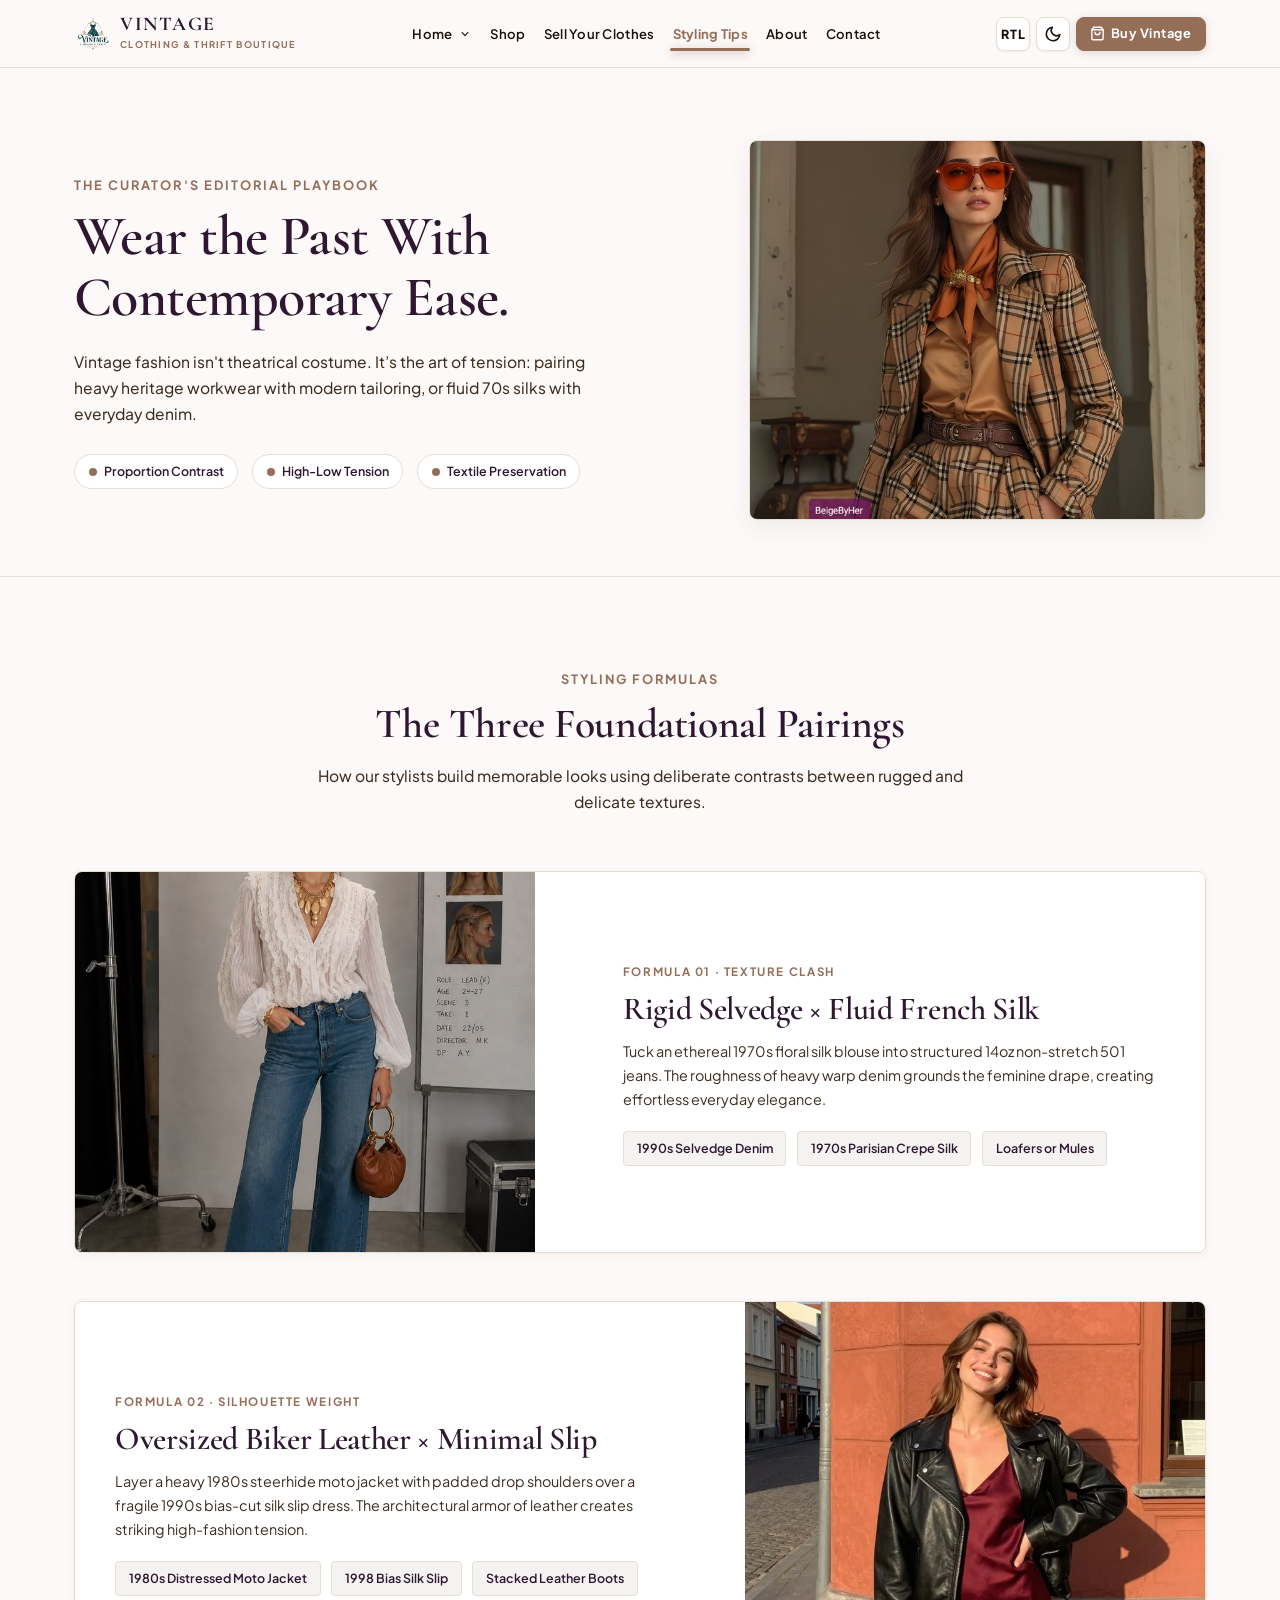
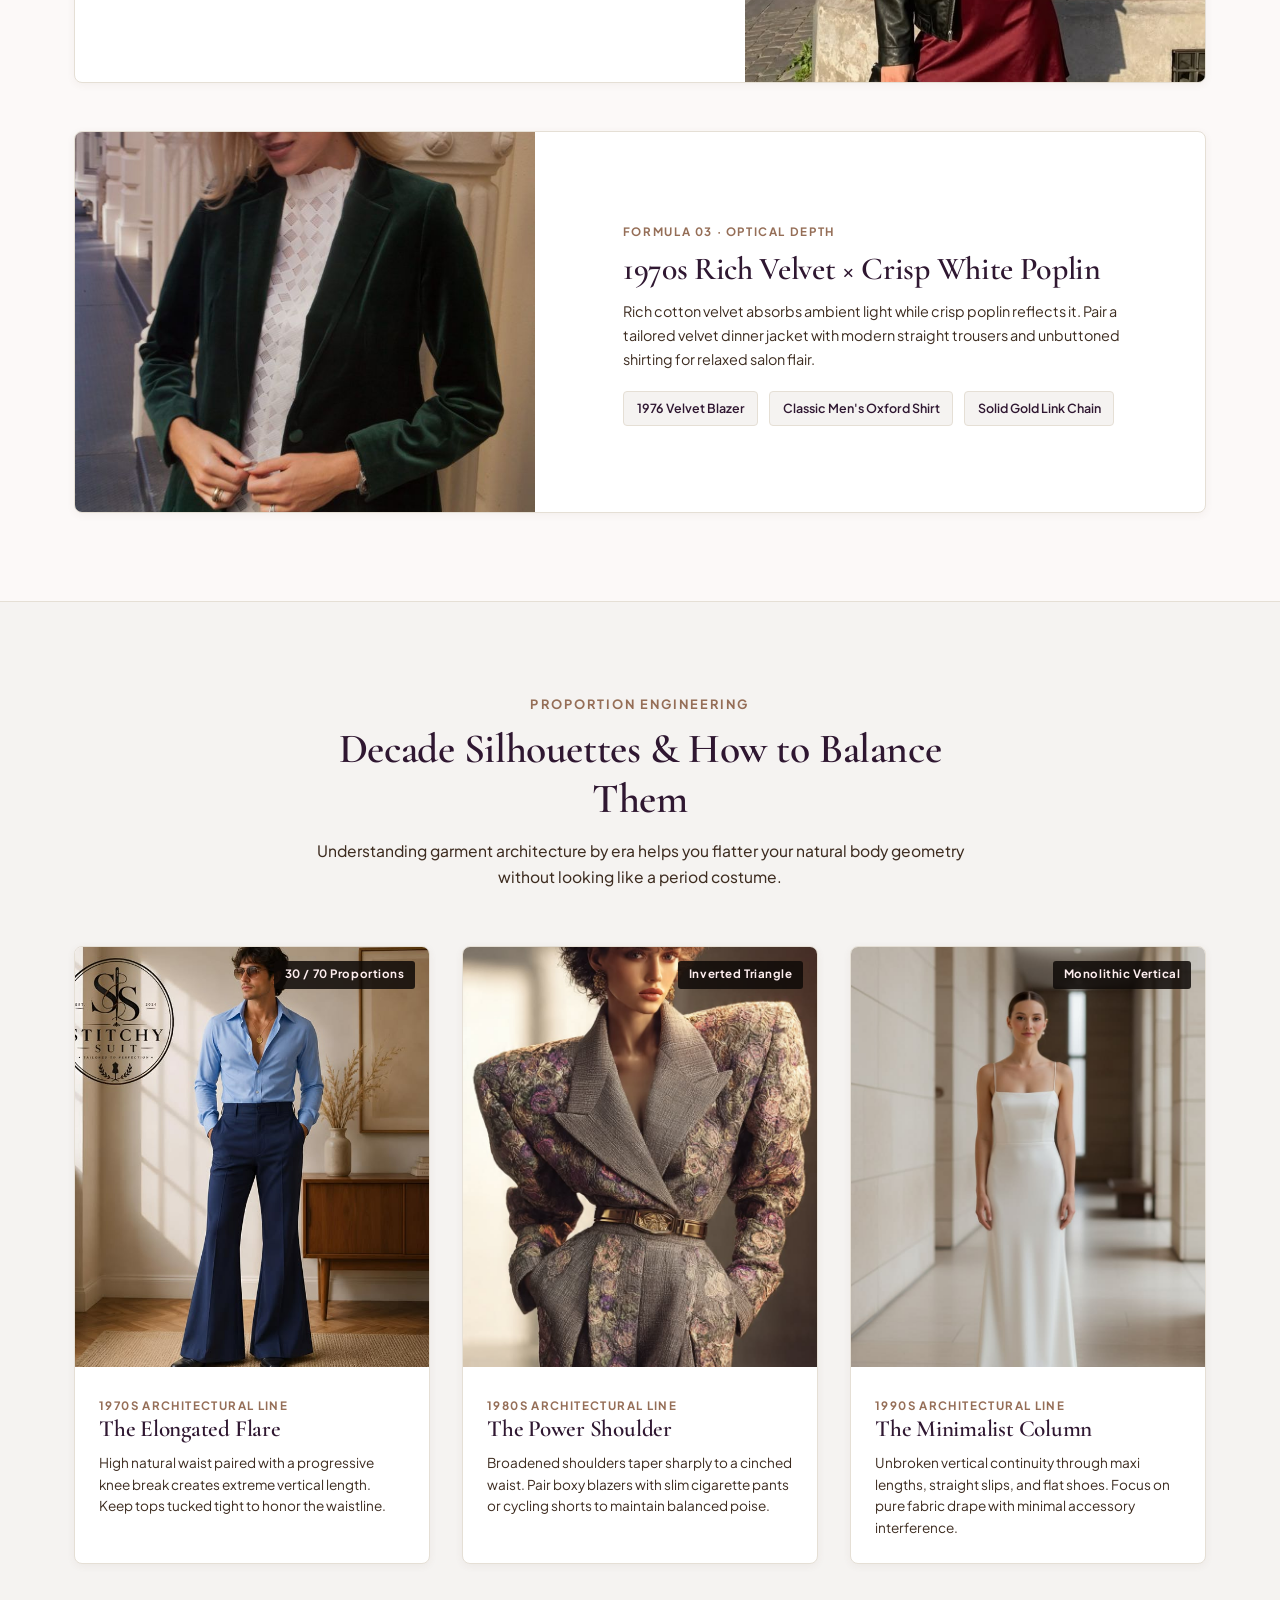
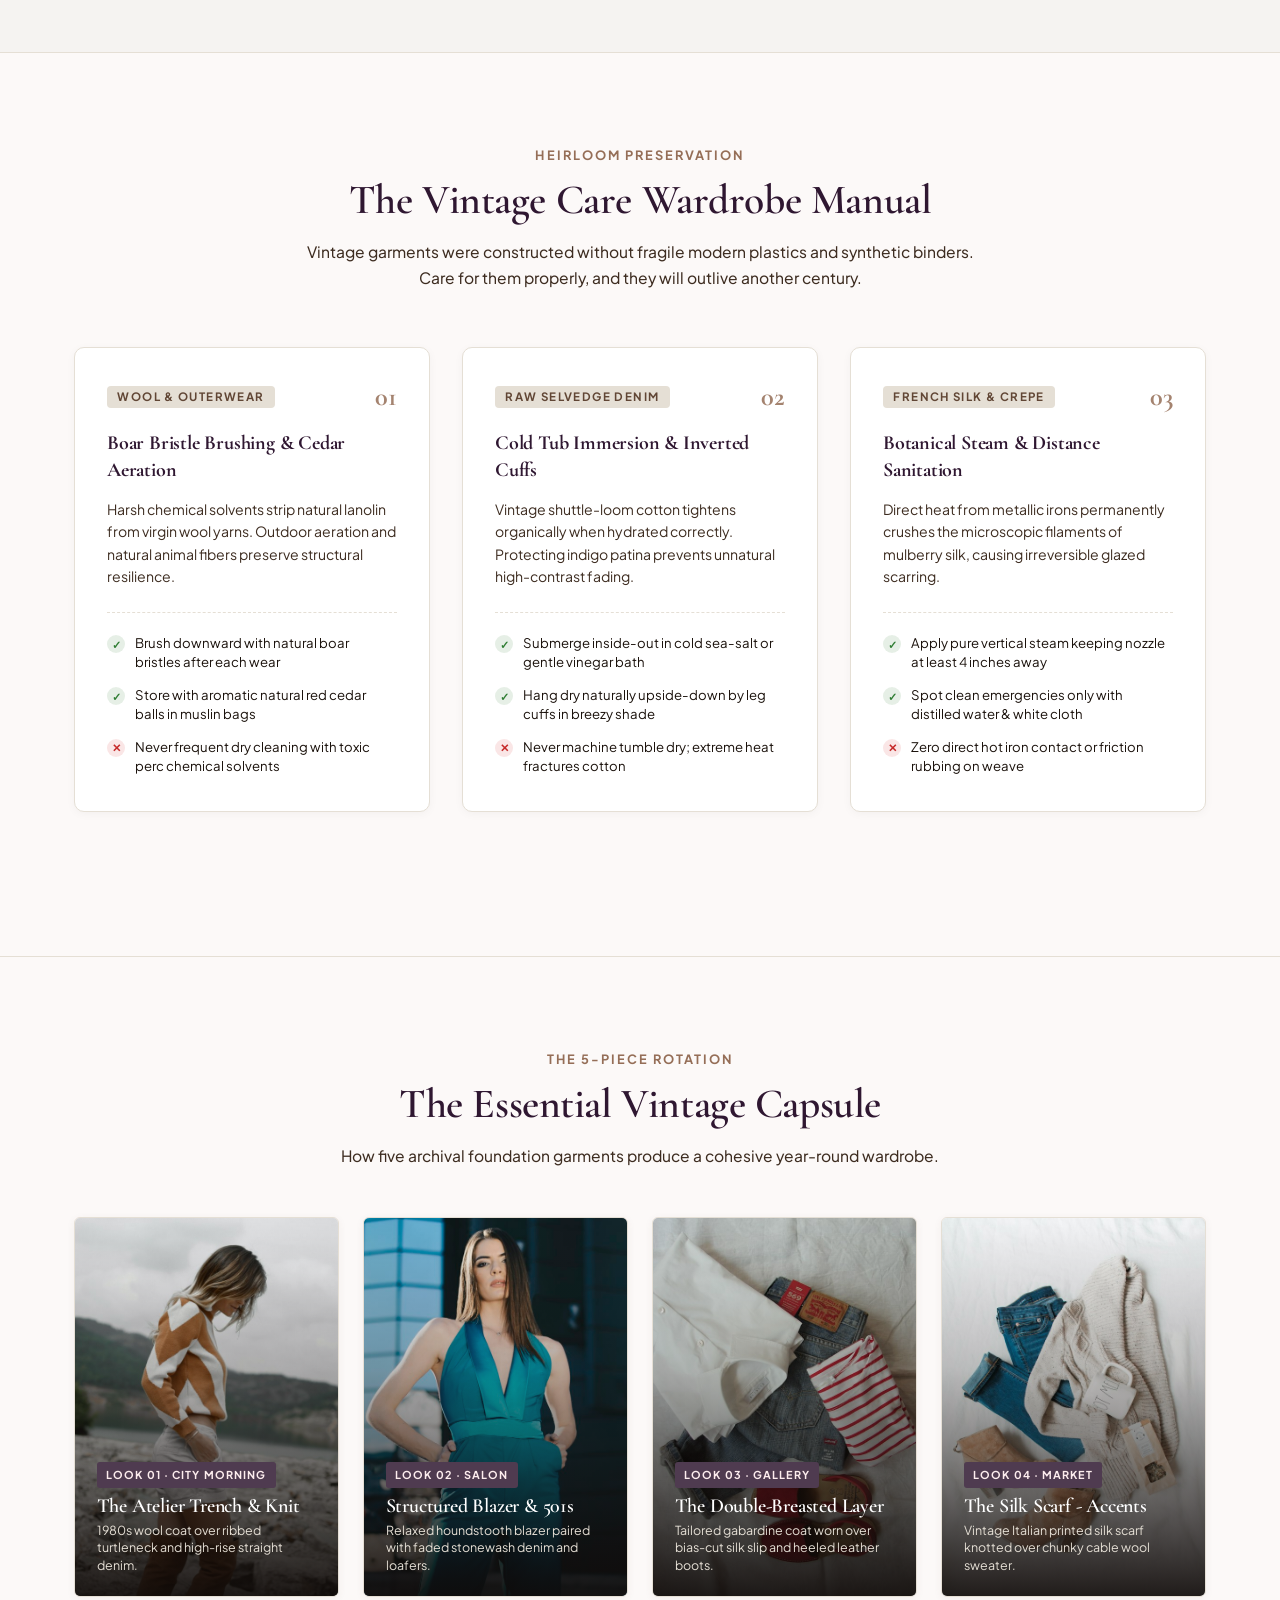
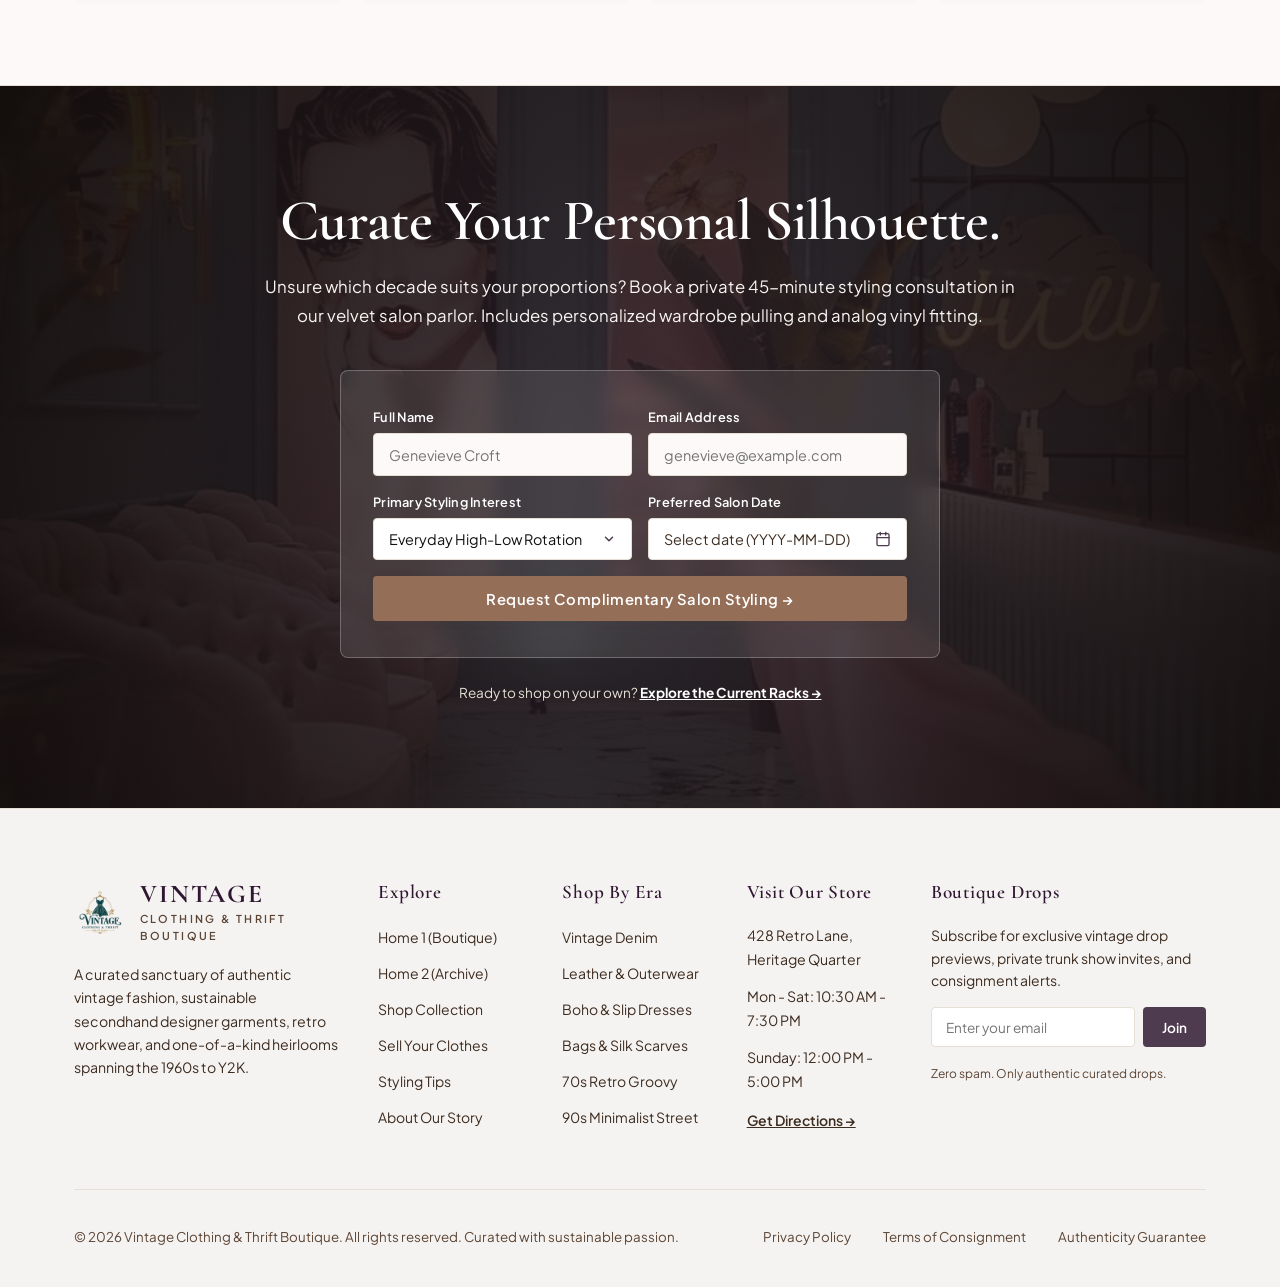
<file: styling-tips.html>
<!DOCTYPE html>
<html lang="en" dir="ltr">

<head>
  <meta charset="UTF-8">
  <meta name="viewport" content="width=device-width, initial-scale=1.0">
  <title>Vintage Styling Playbook & Contrast Formulas | Vintage Clothing & Thrift Boutique</title>
  <meta name="description"
    content="Master the art of integrating rare 1970s–Y2K vintage garments into modern everyday wardrobes. Silhouette proportion guides, contrast pairing formulas, and heirloom textile care.">

  <!-- Favicon (High Contrast Vector + PNG) -->
  <link rel="icon" type="image/svg+xml" href="assets/images/icons/favicon.svg">
  <link rel="icon" type="image/png" sizes="32x32" href="assets/images/icons/favicon.png">
  <link rel="apple-touch-icon" href="assets/images/icons/favicon.png">

  <!-- External Stylesheets (Zero inline CSS) -->
  <link rel="stylesheet" href="assets/css/style.css">
  <link rel="stylesheet" href="assets/css/responsive.css">
</head>

<body>

  <!-- Branded Page Loader -->
  <div id="site-loader" aria-hidden="true">
    <div class="loader-logo-wrap">
      <div class="loader-spinner"></div>
      <img src="assets/images/icons/logo.png" alt="Vintage Boutique Loader" class="loader-logo-img">
    </div>
    <span class="loader-text">Vintage Boutique</span>
  </div>

  <!-- Sticky Compact Desktop & Mobile Header -->
  <header class="site-header" id="site-header">
    <div class="site-container header-container">

      <!-- Brand Logo + Name + Tagline -->
      <a href="index.html" class="brand-link" aria-label="Vintage Clothing and Thrift Boutique Home">
        <img src="assets/images/icons/logo.png" alt="Vintage Clothing & Thrift Boutique Logo" class="brand-logo-img">
        <div class="brand-text-block">
          <span class="brand-name">Vintage</span>
          <span class="brand-tagline">Clothing & Thrift Boutique</span>
        </div>
      </a>

      <!-- Desktop Navigation: Exactly 6 Navigation Items -->
      <nav class="desktop-nav" aria-label="Main Navigation">
        <!-- 1. Home with Click-Only Dropdown -->
        <div class="nav-item-dropdown" id="nav-home-dropdown">
          <button type="button" class="dropdown-toggle-btn" aria-expanded="false" aria-haspopup="true">
            <span>Home</span>
            <svg class="dropdown-icon" viewBox="0 0 20 20" fill="currentColor" aria-hidden="true">
              <path fill-rule="evenodd"
                d="M5.23 7.21a.75.75 0 011.06.02L10 11.168l3.71-3.938a.75.75 0 111.08 1.04l-4.25 4.5a.75.75 0 01-1.08 0l-4.25-4.5a.75.75 0 01.02-1.06z"
                clip-rule="evenodd" />
            </svg>
          </button>
          <div class="dropdown-menu" role="menu">
            <a href="index.html" class="dropdown-item" role="menuitem">Home 1 (Curated Boutique)</a>
            <a href="home-2.html" class="dropdown-item" role="menuitem">Home 2 (The Vault & Archive)</a>
          </div>
        </div>

        <!-- 2. Shop -->
        <a href="shop.html" class="nav-link">Shop</a>

        <!-- 3. Sell Your Clothes -->
        <a href="sell.html" class="nav-link">Sell Your Clothes</a>

        <!-- 4. Styling Tips (Active) -->
        <a href="styling-tips.html" class="nav-link active">Styling Tips</a>

        <!-- 5. About (Mandatory) -->
        <a href="about.html" class="nav-link">About</a>

        <!-- 6. Contact (Directly Visible) -->
        <a href="contact.html" class="nav-link">Contact</a>
      </nav>

      <!-- Desktop Header Actions: RTL, Dark Mode, Login Button -->
      <div class="header-actions">
        <!-- RTL Toggle -->
        <button type="button" class="ctrl-btn rtl-toggle-btn" aria-label="Toggle Layout Direction (RTL/LTR)">
          <span class="rtl-label">RTL</span>
        </button>

        <!-- Dark Mode Toggle -->
        <button type="button" class="ctrl-btn theme-toggle-btn" aria-label="Toggle Dark Mode">
          <svg class="ctrl-icon moon-icon" viewBox="0 0 24 24" fill="none" stroke="currentColor" stroke-width="2"
            stroke-linecap="round" stroke-linejoin="round" aria-hidden="true">
            <path d="M21 12.79A9 9 0 1 1 11.21 3 7 7 0 0 0 21 12.79z"></path>
          </svg>
          <svg class="ctrl-icon sun-icon" style="display: none;" viewBox="0 0 24 24" fill="none" stroke="currentColor"
            stroke-width="2" stroke-linecap="round" stroke-linejoin="round" aria-hidden="true">
            <circle cx="12" cy="12" r="5"></circle>
            <line x1="12" y1="1" x2="12" y2="3"></line>
            <line x1="12" y1="21" x2="12" y2="23"></line>
            <line x1="4.22" y1="4.22" x2="5.64" y2="5.64"></line>
            <line x1="18.36" y1="18.36" x2="19.78" y2="19.78"></line>
            <line x1="1" y1="12" x2="3" y2="12"></line>
            <line x1="21" y1="12" x2="23" y2="12"></line>
            <line x1="4.22" y1="19.78" x2="5.64" y2="18.36"></line>
            <line x1="18.36" y1="5.64" x2="19.78" y2="4.22"></line>
          </svg>
        </button>

        <!-- Primary Buying CTA Button -->
        <a href="shop.html" class="header-primary-cta header-buy-btn" id="header-primary-cta" aria-label="Shop Vintage Collection">
          <svg width="15" height="15" viewBox="0 0 24 24" fill="none" stroke="currentColor" stroke-width="2.2"
            stroke-linecap="round" stroke-linejoin="round" aria-hidden="true">
            <path d="M6 2L3 6v14a2 2 0 0 0 2 2h14a2 2 0 0 0 2-2V6l-3-4z"></path>
            <line x1="3" y1="6" x2="21" y2="6"></line>
            <path d="M16 10a4 4 0 0 1-8 0"></path>
          </svg>
          <span>Buy Vintage</span>
        </a>

        <!-- Mobile Drawer Toggle Trigger -->
        <button type="button" class="mobile-toggle-btn" id="mobile-menu-open-btn" aria-label="Open Mobile Menu">
          <svg width="22" height="22" viewBox="0 0 24 24" fill="none" stroke="currentColor" stroke-width="2"
            stroke-linecap="round" stroke-linejoin="round" aria-hidden="true">
            <line x1="3" y1="12" x2="21" y2="12"></line>
            <line x1="3" y1="6" x2="21" y2="6"></line>
            <line x1="3" y1="18" x2="21" y2="18"></line>
          </svg>
        </button>
      </div>

    </div>
  </header>

  <!-- Mobile Menu Drawer & Overlay -->
  <div class="mobile-menu-overlay" id="mobile-menu-overlay" aria-hidden="true">
    <div class="mobile-menu-drawer" role="dialog" aria-modal="true" aria-label="Mobile Navigation Menu">

      <!-- Drawer Header: Brand Logo, Brand Text, Close Button -->
      <div class="mobile-drawer-header">
        <a href="index.html" class="brand-link">
          <img src="assets/images/icons/logo.png" alt="Vintage Boutique" class="brand-logo-img">
          <div class="brand-text-block">
            <span class="brand-name">Vintage</span>
            <span class="brand-tagline">Clothing & Thrift Boutique</span>
          </div>
        </a>
        <button type="button" class="mobile-close-btn" id="mobile-menu-close-btn" aria-label="Close Mobile Menu">
          <svg width="20" height="20" viewBox="0 0 24 24" fill="none" stroke="currentColor" stroke-width="2"
            stroke-linecap="round" stroke-linejoin="round" aria-hidden="true">
            <line x1="18" y1="6" x2="6" y2="18"></line>
            <line x1="6" y1="6" x2="18" y2="18"></line>
          </svg>
        </button>
      </div>

      <!-- Mobile Navigation Links -->
      <ul class="mobile-nav-list">
        <!-- Home Accordion -->
        <li class="mobile-accordion" id="mobile-home-accordion">
          <button type="button" class="mobile-accordion-toggle" id="mobile-home-toggle-btn" aria-expanded="false">
            <span>Home</span>
            <svg class="mobile-accordion-icon" viewBox="0 0 20 20" fill="currentColor" aria-hidden="true">
              <path fill-rule="evenodd"
                d="M5.23 7.21a.75.75 0 011.06.02L10 11.168l3.71-3.938a.75.75 0 111.08 1.04l-4.25 4.5a.75.75 0 01-1.08 0l-4.25-4.5a.75.75 0 01.02-1.06z"
                clip-rule="evenodd" />
            </svg>
          </button>
          <ul class="mobile-submenu">
            <li><a href="index.html" class="mobile-sub-link">Home 1 (Curated Boutique)</a></li>
            <li><a href="home-2.html" class="mobile-sub-link">Home 2 (The Vault & Archive)</a></li>
          </ul>
        </li>

        <li><a href="shop.html" class="mobile-nav-link">Shop</a></li>
        <li><a href="sell.html" class="mobile-nav-link">Sell Your Clothes</a></li>
        <li><a href="styling-tips.html" class="mobile-nav-link active">Styling Tips</a></li>
        <li><a href="about.html" class="mobile-nav-link">About</a></li>
        <li><a href="contact.html" class="mobile-nav-link">Contact</a></li>
      </ul>

      <!-- Drawer Footer with Theme & Direction Controls and Login -->
      <div class="mobile-drawer-footer">
        <div class="mobile-actions-row">
          <!-- Dark Mode Toggle in Mobile -->
          <button type="button" class="ctrl-btn theme-toggle-btn" aria-label="Toggle Dark Mode">
            <svg class="ctrl-icon moon-icon" viewBox="0 0 24 24" fill="none" stroke="currentColor" stroke-width="2"
              stroke-linecap="round" stroke-linejoin="round" aria-hidden="true">
              <path d="M21 12.79A9 9 0 1 1 11.21 3 7 7 0 0 0 21 12.79z"></path>
            </svg>
            <svg class="ctrl-icon sun-icon" style="display: none;" viewBox="0 0 24 24" fill="none" stroke="currentColor"
              stroke-width="2" stroke-linecap="round" stroke-linejoin="round" aria-hidden="true">
              <circle cx="12" cy="12" r="5"></circle>
              <line x1="12" y1="1" x2="12" y2="3"></line>
              <line x1="12" y1="21" x2="12" y2="23"></line>
              <line x1="4.22" y1="4.22" x2="5.64" y2="5.64"></line>
              <line x1="18.36" y1="18.36" x2="19.78" y2="19.78"></line>
              <line x1="1" y1="12" x2="3" y2="12"></line>
              <line x1="21" y1="12" x2="23" y2="12"></line>
              <line x1="4.22" y1="19.78" x2="5.64" y2="18.36"></line>
              <line x1="18.36" y1="5.64" x2="19.78" y2="4.22"></line>
            </svg>
            <span class="theme-label-text">Dark Mode</span>
          </button>

          <!-- RTL Toggle in Mobile -->
          <button type="button" class="ctrl-btn rtl-toggle-btn" aria-label="Toggle Layout Direction (RTL/LTR)">
            <svg width="15" height="15" viewBox="0 0 24 24" fill="none" stroke="currentColor" stroke-width="2.5"
              stroke-linecap="round" stroke-linejoin="round" aria-hidden="true">
              <polyline points="17 1 21 5 17 9"></polyline>
              <path d="M3 5h18"></path>
              <polyline points="7 23 3 19 7 15"></polyline>
              <path d="M21 19H3"></path>
            </svg>
            <span class="rtl-label">RTL</span>
          </button>
        </div>

        <!-- Primary Buying CTA in Mobile Drawer -->
        <a href="shop.html" class="mobile-primary-cta mobile-buy-btn" id="mobile-primary-cta">
          <svg width="18" height="18" viewBox="0 0 24 24" fill="none" stroke="currentColor" stroke-width="2.2"
            stroke-linecap="round" stroke-linejoin="round" aria-hidden="true">
            <path d="M6 2L3 6v14a2 2 0 0 0 2 2h14a2 2 0 0 0 2-2V6l-3-4z"></path>
            <line x1="3" y1="6" x2="21" y2="6"></line>
            <path d="M16 10a4 4 0 0 1-8 0"></path>
          </svg>
          <span>Buy Vintage Collection</span>
        </a>
      </div>

    </div>
  </div>

  <!-- MAIN CONTENT: EXACTLY 6 UNIQUE MAIN CONTENT SECTIONS (LAST SECTION = CTA) -->
  <main id="main-content">

    <!-- ====================================================================
         SECTION 1: STYLING PLAYBOOK HERO BANNER (MATCHED CLEAN HEIGHT)
         ==================================================================== -->
    <section class="styling-hero-section" id="styling-hero">
      <div class="site-container styling-hero-grid">

        <div>
          <span class="section-eyebrow">The Curator's Editorial Playbook</span>
          <h1 class="styling-headline">Wear the Past With Contemporary Ease.</h1>
          <p class="section-desc" style="max-width: 540px;">
            Vintage fashion isn't theatrical costume. It’s the art of tension: pairing heavy heritage workwear with
            modern tailoring, or fluid 70s silks with everyday denim.
          </p>

          <div class="styling-pills">
            <div class="trust-pill">
              <span class="hero-badge-dot"></span>
              <span>Proportion Contrast</span>
            </div>
            <div class="trust-pill">
              <span class="hero-badge-dot"></span>
              <span>High-Low Tension</span>
            </div>
            <div class="trust-pill">
              <span class="hero-badge-dot"></span>
              <span>Textile Preservation</span>
            </div>
          </div>
        </div>

        <div class="styling-hero-photo-wrap">
          <img src="assets/images/hero/p49.jpg" alt="Editorial model wearing styled curated vintage combination"
            class="styling-hero-photo">
        </div>

      </div>
    </section>

    <!-- ====================================================================
         SECTION 2: THE THREE CONTRAST FORMULAS
         ==================================================================== -->
    <section class="formulas-section" id="styling-formulas">
      <div class="site-container">

        <div class="section-header-center">
          <span class="section-eyebrow">Styling Formulas</span>
          <h2 class="section-title">The Three Foundational Pairings</h2>
          <p class="section-desc">
            How our stylists build memorable looks using deliberate contrasts between rugged and delicate textures.
          </p>
        </div>

        <div class="formulas-list">
          <!-- Formula 01 -->
          <div class="formula-card">
            <div class="formula-img-wrap">
              <img src="assets/images/sections/p50.jpg" alt="Model pairing rugged raw denim with delicate silk blouse"
                class="formula-img">
            </div>
            <div class="formula-body">
              <span class="formula-badge">Formula 01 &middot; Texture Clash</span>
              <h3 class="formula-title">Rigid Selvedge &times; Fluid French Silk</h3>
              <p class="formula-desc">
                Tuck an ethereal 1970s floral silk blouse into structured 14oz non-stretch 501 jeans. The roughness of
                heavy warp denim grounds the feminine drape, creating effortless everyday elegance.
              </p>
              <div class="formula-pairing-chips">
                <span class="pairing-chip">1990s Selvedge Denim</span>
                <span class="pairing-chip">1970s Parisian Crepe Silk</span>
                <span class="pairing-chip">Loafers or Mules</span>
              </div>
            </div>
          </div>

          <!-- Formula 02 -->
          <div class="formula-card">
            <div class="formula-img-wrap">
              <img src="assets/images/sections/p51.jpg" alt="Oversized biker leather jacket over a bias cut slip dress"
                class="formula-img">
            </div>
            <div class="formula-body">
              <span class="formula-badge">Formula 02 &middot; Silhouette Weight</span>
              <h3 class="formula-title">Oversized Biker Leather &times; Minimal Slip</h3>
              <p class="formula-desc">
                Layer a heavy 1980s steerhide moto jacket with padded drop shoulders over a fragile 1990s bias-cut silk
                slip dress. The architectural armor of leather creates striking high-fashion tension.
              </p>
              <div class="formula-pairing-chips">
                <span class="pairing-chip">1980s Distressed Moto Jacket</span>
                <span class="pairing-chip">1998 Bias Silk Slip</span>
                <span class="pairing-chip">Stacked Leather Boots</span>
              </div>
            </div>
          </div>

          <!-- Formula 03 -->
          <div class="formula-card">
            <div class="formula-img-wrap">
              <img src="assets/images/sections/p52.jpg"
                alt="Deep green velvet tailored blazer with crisp poplin cotton shirt" class="formula-img">
            </div>
            <div class="formula-body">
              <span class="formula-badge">Formula 03 &middot; Optical Depth</span>
              <h3 class="formula-title">1970s Rich Velvet &times; Crisp White Poplin</h3>
              <p class="formula-desc">
                Rich cotton velvet absorbs ambient light while crisp poplin reflects it. Pair a tailored velvet dinner
                jacket with modern straight trousers and unbuttoned shirting for relaxed salon flair.
              </p>
              <div class="formula-pairing-chips">
                <span class="pairing-chip">1976 Velvet Blazer</span>
                <span class="pairing-chip">Classic Men's Oxford Shirt</span>
                <span class="pairing-chip">Solid Gold Link Chain</span>
              </div>
            </div>
          </div>
        </div>

      </div>
    </section>

    <!-- ====================================================================
         SECTION 3: DECADE SILHOUETTE ANATOMY
         ==================================================================== -->
    <section class="silhouettes-section" id="decade-silhouettes">
      <div class="site-container">

        <div class="section-header-center">
          <span class="section-eyebrow">Proportion Engineering</span>
          <h2 class="section-title">Decade Silhouettes & How to Balance Them</h2>
          <p class="section-desc">
            Understanding garment architecture by era helps you flatter your natural body geometry without looking like
            a period costume.
          </p>
        </div>

        <div class="silhouettes-grid">
          <!-- 70s Flare -->
          <div class="silhouette-card">
            <div class="silhouette-img-wrap">
              <img src="assets/images/sections/p53.jpg" alt="1970s elongated flare trousers silhouette"
                class="silhouette-img">
              <span class="silhouette-ratio-tag">30 / 70 Proportions</span>
            </div>
            <div class="silhouette-body">
              <span class="silhouette-era">1970s Architectural Line</span>
              <h3 class="silhouette-name">The Elongated Flare</h3>
              <p class="silhouette-advice">High natural waist paired with a progressive knee break creates extreme
                vertical length. Keep tops tucked tight to honor the waistline.</p>
            </div>
          </div>

          <!-- 80s Power -->
          <div class="silhouette-card">
            <div class="silhouette-img-wrap">
              <img src="assets/images/sections/p54.jpg" alt="1980s inverted triangle power shoulder silhouette"
                class="silhouette-img">
              <span class="silhouette-ratio-tag">Inverted Triangle</span>
            </div>
            <div class="silhouette-body">
              <span class="silhouette-era">1980s Architectural Line</span>
              <h3 class="silhouette-name">The Power Shoulder</h3>
              <p class="silhouette-advice">Broadened shoulders taper sharply to a cinched waist. Pair boxy blazers with
                slim cigarette pants or cycling shorts to maintain balanced poise.</p>
            </div>
          </div>

          <!-- 90s Column -->
          <div class="silhouette-card">
            <div class="silhouette-img-wrap">
              <img src="assets/images/sections/p55.jpg" alt="1990s sleek columnar minimalist silhouette"
                class="silhouette-img">
              <span class="silhouette-ratio-tag">Monolithic Vertical</span>
            </div>
            <div class="silhouette-body">
              <span class="silhouette-era">1990s Architectural Line</span>
              <h3 class="silhouette-name">The Minimalist Column</h3>
              <p class="silhouette-advice">Unbroken vertical continuity through maxi lengths, straight slips, and flat
                shoes. Focus on pure fabric drape with minimal accessory interference.</p>
            </div>
          </div>
        </div>

      </div>
    </section>

    <!-- ====================================================================
         SECTION 4: VINTAGE TEXTILE CARE MANUAL (ATELIER PRESERVATION HUB)
         ==================================================================== -->
    <section class="care-section" id="textile-care">
      <div class="site-container">

        <!-- Centered Section Header -->
        <div class="section-header-center">
          <span class="section-eyebrow">Heirloom Preservation</span>
          <h2 class="section-title">The Vintage Care Wardrobe Manual</h2>
          <p class="section-desc">
            Vintage garments were constructed without fragile modern plastics and synthetic binders. Care for them
            properly, and they will outlive another century.
          </p>
        </div>

        <!-- 3-Pillar Architectural Cards Grid -->
        <div class="care-pillars-grid">

          <!-- Pillar 1: Wool & Outerwear -->
          <div class="care-pillar-card">
            <div class="care-pillar-header">
              <span class="care-fiber-badge">Wool & Outerwear</span>
              <span class="care-step-number">01</span>
            </div>
            <h3 class="care-pillar-title">Boar Bristle Brushing & Cedar Aeration</h3>
            <p class="care-pillar-desc">
              Harsh chemical solvents strip natural lanolin from virgin wool yarns. Outdoor aeration and natural animal
              fibers preserve structural resilience.
            </p>
            <div class="care-checklist">
              <div class="care-check-item care-do">
                <span class="care-check-icon">✓</span>
                <span class="care-check-text">Brush downward with natural boar bristles after each wear</span>
              </div>
              <div class="care-check-item care-do">
                <span class="care-check-icon">✓</span>
                <span class="care-check-text">Store with aromatic natural red cedar balls in muslin bags</span>
              </div>
              <div class="care-check-item care-dont">
                <span class="care-check-icon">✕</span>
                <span class="care-check-text">Never frequent dry cleaning with toxic perc chemical solvents</span>
              </div>
            </div>
          </div>

          <!-- Pillar 2: Selvedge Denim -->
          <div class="care-pillar-card">
            <div class="care-pillar-header">
              <span class="care-fiber-badge">Raw Selvedge Denim</span>
              <span class="care-step-number">02</span>
            </div>
            <h3 class="care-pillar-title">Cold Tub Immersion & Inverted Cuffs</h3>
            <p class="care-pillar-desc">
              Vintage shuttle-loom cotton tightens organically when hydrated correctly. Protecting indigo patina
              prevents unnatural high-contrast fading.
            </p>
            <div class="care-checklist">
              <div class="care-check-item care-do">
                <span class="care-check-icon">✓</span>
                <span class="care-check-text">Submerge inside-out in cold sea-salt or gentle vinegar bath</span>
              </div>
              <div class="care-check-item care-do">
                <span class="care-check-icon">✓</span>
                <span class="care-check-text">Hang dry naturally upside-down by leg cuffs in breezy shade</span>
              </div>
              <div class="care-check-item care-dont">
                <span class="care-check-icon">✕</span>
                <span class="care-check-text">Never machine tumble dry; extreme heat fractures cotton</span>
              </div>
            </div>
          </div>

          <!-- Pillar 3: Silk & Crepe -->
          <div class="care-pillar-card">
            <div class="care-pillar-header">
              <span class="care-fiber-badge">French Silk & Crepe</span>
              <span class="care-step-number">03</span>
            </div>
            <h3 class="care-pillar-title">Botanical Steam & Distance Sanitation</h3>
            <p class="care-pillar-desc">
              Direct heat from metallic irons permanently crushes the microscopic filaments of mulberry silk, causing
              irreversible glazed scarring.
            </p>
            <div class="care-checklist">
              <div class="care-check-item care-do">
                <span class="care-check-icon">✓</span>
                <span class="care-check-text">Apply pure vertical steam keeping nozzle at least 4 inches away</span>
              </div>
              <div class="care-check-item care-do">
                <span class="care-check-icon">✓</span>
                <span class="care-check-text">Spot clean emergencies only with distilled water & white cloth</span>
              </div>
              <div class="care-check-item care-dont">
                <span class="care-check-icon">✕</span>
                <span class="care-check-text">Zero direct hot iron contact or friction rubbing on weave</span>
              </div>
            </div>
          </div>

        </div>


      </div>
    </section>

    <!-- ====================================================================
         SECTION 5: SEASONAL VINTAGE CAPSULE (4 LOOKS)
         ==================================================================== -->
    <section class="capsule-section" id="seasonal-capsule">
      <div class="site-container">

        <div class="section-header-center" style="margin-bottom: 3rem;">
          <span class="section-eyebrow">The 5-Piece Rotation</span>
          <h2 class="section-title">The Essential Vintage Capsule</h2>
          <p class="section-desc">
            How five archival foundation garments produce a cohesive year-round wardrobe.
          </p>
        </div>

        <div class="capsule-grid">
          <!-- Capsule Look 1 -->
          <div class="capsule-card">
            <img src="assets/images/gallery/capsule-look-1.jpg" alt="Autumn layering with vintage camel coat"
              class="capsule-img">
            <div class="capsule-overlay"></div>
            <div class="capsule-content">
              <span class="capsule-tag">Look 01 &middot; City Morning</span>
              <h3 class="capsule-title">The Atelier Trench & Knit</h3>
              <p class="capsule-items-text">1980s wool coat over ribbed turtleneck and high-rise straight denim.</p>
            </div>
          </div>

          <!-- Capsule Look 2 -->
          <div class="capsule-card">
            <img src="assets/images/gallery/capsule-look-2.jpg" alt="Weekend casual styling with 90s vintage blazer"
              class="capsule-img">
            <div class="capsule-overlay"></div>
            <div class="capsule-content">
              <span class="capsule-tag">Look 02 &middot; Salon</span>
              <h3 class="capsule-title">Structured Blazer & 501s</h3>
              <p class="capsule-items-text">Relaxed houndstooth blazer paired with faded stonewash denim and loafers.
              </p>
            </div>
          </div>

          <!-- Capsule Look 3 -->
          <div class="capsule-card">
            <img src="assets/images/gallery/capsule-look-3.jpg" alt="Evening styling with trench coat"
              class="capsule-img">
            <div class="capsule-overlay"></div>
            <div class="capsule-content">
              <span class="capsule-tag">Look 03 &middot; Gallery</span>
              <h3 class="capsule-title">The Double-Breasted Layer</h3>
              <p class="capsule-items-text">Tailored gabardine coat worn over bias-cut silk slip and heeled leather
                boots.</p>
            </div>
          </div>

          <!-- Capsule Look 4 -->
          <div class="capsule-card">
            <img src="assets/images/gallery/capsule-look-4.jpg" alt="Bohemian chic layering with silk square scarf"
              class="capsule-img">
            <div class="capsule-overlay"></div>
            <div class="capsule-content">
              <span class="capsule-tag">Look 04 &middot; Market</span>
              <h3 class="capsule-title">The Silk Scarf - Accents</h3>
              <p class="capsule-items-text">Vintage Italian printed silk scarf knotted over chunky cable wool sweater.
              </p>
            </div>
          </div>
        </div>

      </div>
    </section>

    <!-- ====================================================================
         SECTION 6: MANDATORY FINAL CTA SECTION (BOOK STYLING SESSION)
         ==================================================================== -->
    <section class="styling-cta-section" id="styling-cta">
      <img src="assets/images/backgrounds/p57.jpg" alt="Vintage boutique velvet salon lounge" class="styling-cta-bg">
      <div class="styling-cta-overlay"></div>

      <div class="site-container">
        <div class="styling-cta-content">
          <h2 class="styling-cta-title">Curate Your Personal Silhouette.</h2>
          <p class="styling-cta-desc">
            Unsure which decade suits your proportions? Book a private 45-minute styling consultation in our velvet
            salon parlor. Includes personalized wardrobe pulling and analog vinyl fitting.
          </p>

          <!-- Styling Reservation Form -->
          <form class="styling-booking-form"
            onsubmit="event.preventDefault(); alert('Personal styling consultation booked! Our resident stylist will confirm your appointment.');">
            <div class="styling-form-row">
              <div class="form-group">
                <label class="form-label" style="color: #FFFFFF;" for="style-name">Full Name</label>
                <input type="text" id="style-name" required class="form-input" placeholder="Genevieve Croft">
              </div>
              <div class="form-group">
                <label class="form-label" style="color: #FFFFFF;" for="style-email">Email Address</label>
                <input type="email" id="style-email" required class="form-input" placeholder="genevieve@example.com">
              </div>
            </div>

            <div class="styling-form-row">
              <div class="form-group">
                <label class="form-label" style="color: #FFFFFF;" for="style-focus">Primary Styling Interest</label>
                <select id="style-focus" class="form-input">
                  <option value="everyday">Everyday High-Low Rotation</option>
                  <option value="event">Special Event / Wedding Dress</option>
                  <option value="denim">Finding My Holy Grail 501 Fit</option>
                  <option value="capsule">10-Piece Vintage Capsule</option>
                </select>
              </div>
              <div class="form-group">
                <label class="form-label" style="color: #FFFFFF;" for="style-date">Preferred Salon Date</label>
                <input type="date" id="style-date" required class="form-input">
              </div>
            </div>

            <button type="submit" class="btn-primary-hero"
              style="width: 100%; justify-content: center; background-color: var(--color-warm-brown);">
              <span>Request Complimentary Salon Styling &rarr;</span>
            </button>
          </form>

          <div style="font-size: 0.85rem; color: #E5DFD5;">
            Ready to shop on your own? <a href="shop.html"
              style="color: #FFFFFF; font-weight: 700; text-decoration: underline;">Explore the Current Racks &rarr;</a>
          </div>
        </div>
      </div>
    </section>

  </main>

  <!-- Shared Global Footer -->
  <footer class="site-footer">
    <div class="site-container">

      <div class="footer-top-grid">
        <!-- Brand Summary Column -->
        <div class="footer-brand-wrap">
          <a href="index.html" class="footer-brand-header" aria-label="Vintage Clothing &amp; Thrift Boutique Home">
            <img src="assets/images/icons/logo.png" alt="Vintage Boutique" class="footer-brand-logo">
            <div>
              <div class="footer-brand-title">Vintage</div>
              <div class="footer-brand-sub">Clothing & Thrift Boutique</div>
            </div>
          </a>
          <p class="footer-desc">
            A curated sanctuary of authentic vintage fashion, sustainable secondhand designer garments, retro workwear,
            and one-of-a-kind heirlooms spanning the 1960s to Y2K.
          </p>
        </div>

        <!-- Quick Navigation -->
        <div>
          <h2 class="footer-heading">Explore</h2>
          <ul class="footer-links-list">
            <li><a href="index.html" class="footer-link">Home 1 (Boutique)</a></li>
            <li><a href="home-2.html" class="footer-link">Home 2 (Archive)</a></li>
            <li><a href="shop.html" class="footer-link">Shop Collection</a></li>
            <li><a href="sell.html" class="footer-link">Sell Your Clothes</a></li>
            <li><a href="styling-tips.html" class="footer-link">Styling Tips</a></li>
            <li><a href="about.html" class="footer-link">About Our Story</a></li>
          </ul>
        </div>

        <!-- Shop by Category / Era -->
        <div>
          <h2 class="footer-heading">Shop By Era</h2>
          <ul class="footer-links-list">
            <li><a href="shop.html?category=denim" class="footer-link">Vintage Denim</a></li>
            <li><a href="shop.html?category=outerwear" class="footer-link">Leather & Outerwear</a></li>
            <li><a href="shop.html?category=dresses" class="footer-link">Boho & Slip Dresses</a></li>
            <li><a href="shop.html?category=accessories" class="footer-link">Bags & Silk Scarves</a></li>
            <li><a href="shop.html?era=70s" class="footer-link">70s Retro Groovy</a></li>
            <li><a href="shop.html?era=90s" class="footer-link">90s Minimalist Street</a></li>
          </ul>
        </div>

        <!-- Store Hours & Visit Info -->
        <div>
          <h2 class="footer-heading">Visit Our Store</h2>
          <ul class="footer-links-list">
            <li class="footer-desc" style="margin-bottom: 0.25rem;">428 Retro Lane, Heritage Quarter</li>
            <li class="footer-desc" style="margin-bottom: 0.25rem;">Mon - Sat: 10:30 AM - 7:30 PM</li>
            <li class="footer-desc" style="margin-bottom: 0.25rem;">Sunday: 12:00 PM - 5:00 PM</li>
            <li><a href="contact.html" class="footer-link" style="font-weight: 600; text-decoration: underline;">Get
                Directions &rarr;</a></li>
          </ul>
        </div>

        <!-- Newsletter Subscription Column -->
        <div class="footer-newsletter-wrap">
          <h2 class="footer-heading">Boutique Drops</h2>
          <p class="footer-newsletter-text">
            Subscribe for exclusive vintage drop previews, private trunk show invites, and consignment alerts.
          </p>
          <form class="footer-form" onsubmit="event.preventDefault(); alert('Subscribed to Vintage Boutique drops!');">
            <input type="email" required placeholder="Enter your email " class="footer-input"
              aria-label="Email address for boutique newsletter">
            <button type="submit" class="footer-submit-btn">Join</button>
          </form>
          <span class="footer-privacy-note">Zero spam. Only authentic curated drops.</span>
        </div>
      </div>

      <!-- Footer Bottom Copyright & Legal -->
      <div class="footer-bottom">
        <div>
          &copy; 2026 Vintage Clothing & Thrift Boutique. All rights reserved. Curated with sustainable passion.
        </div>
        <div class="footer-legal-links">
          <a href="#" class="footer-link">Privacy Policy</a>
          <a href="#" class="footer-link">Terms of Consignment</a>
          <a href="#" class="footer-link">Authenticity Guarantee</a>
        </div>
      </div>

    </div>
  </footer>

  <!-- Floating Scroll-to-Top Button -->
  <button type="button" class="scroll-top-btn" id="scroll-top-btn" aria-label="Scroll back to top">
    <svg width="20" height="20" viewBox="0 0 24 24" fill="none" stroke="currentColor" stroke-width="2.5"
      stroke-linecap="round" stroke-linejoin="round" aria-hidden="true">
      <line x1="12" y1="19" x2="12" y2="5"></line>
      <polyline points="5 12 12 5 19 12"></polyline>
    </svg>
  </button>

  <!-- Login & Register Modal -->
  <div class="auth-modal-overlay" id="auth-modal-overlay" aria-hidden="true" role="dialog" aria-modal="true"
    aria-labelledby="auth-modal-title">
    <div class="auth-modal-card">
      <button type="button" class="auth-close-btn" id="auth-modal-close-btn" aria-label="Close login dialog">
        <svg width="18" height="18" viewBox="0 0 24 24" fill="none" stroke="currentColor" stroke-width="2"
          stroke-linecap="round" stroke-linejoin="round" aria-hidden="true">
          <line x1="18" y1="6" x2="6" y2="18"></line>
          <line x1="6" y1="6" x2="18" y2="18"></line>
        </svg>
      </button>

      <!-- Auth Modal Brand Header -->
      <div class="auth-brand-header">
        <a href="index.html" class="auth-brand-logo" aria-label="Vintage Clothing & Thrift Boutique Home">
          <img src="assets/images/icons/logo.png" alt="Vintage Clothing & Thrift Boutique Logo" class="auth-logo-img"
            width="48" height="48">
          <div class="auth-brand-text">
            <span class="auth-brand-title">VINTAGE</span>
            <span class="auth-brand-subtitle">Clothing &amp; Thrift Boutique</span>
          </div>
        </a>
        <p class="auth-brand-desc">Curated Relics of Timeless Expression</p>
      </div>

      <div class="auth-modal-tabs">
        <button type="button" class="auth-tab-btn active" id="tab-login-btn">Sign In</button>
        <button type="button" class="auth-tab-btn" id="tab-register-btn">Create Account</button>
      </div>

      <!-- Login Form -->
      <form class="auth-form" id="form-login">
        <div class="form-group">
          <label class="form-label" for="login-email">Email Address</label>
          <input type="email" id="login-email" required class="form-input" placeholder="vintage@example.com">
        </div>
        <div class="form-group">
          <label class="form-label" for="login-password">Password</label>
          <input type="password" id="login-password" required class="form-input" placeholder="••••••••">
        </div>
        <div class="form-options-row">
          <label class="form-checkbox-label">
            <input type="checkbox" name="remember">
            <span>Remember me</span>
          </label>
          <a href="#" class="forgot-link">Forgot password?</a>
        </div>
        <button type="submit" class="auth-submit-btn">Sign In to Boutique</button>
      </form>

      <!-- Register Form -->
      <form class="auth-form" id="form-register" style="display: none;">
        <div class="form-group">
          <label class="form-label" for="reg-name">Full Name</label>
          <input type="text" id="reg-name" required class="form-input" placeholder="Eleanor Vance">
        </div>
        <div class="form-group">
          <label class="form-label" for="reg-email">Email Address</label>
          <input type="email" id="reg-email" required class="form-input" placeholder="vintage@example.com">
        </div>
        <div class="form-group">
          <label class="form-label" for="reg-password">Password</label>
          <input type="password" id="reg-password" required class="form-input" placeholder="Create secure password">
        </div>
        <button type="submit" class="auth-submit-btn">Register New Account</button>
      </form>

    </div>
  </div>

  <!-- Shared External JavaScript (Zero inline JS) -->
  <script src="assets/js/main.js"></script>
</body>

</html>
</file>
<file: assets/css/style.css>
/* ==========================================================================
   VINTAGE CLOTHING & THRIFT BOUTIQUE - CORE STYLESHEET
   Curated Editorial & High-Contrast Authentic Palette
   ========================================================================== */

@import url('https://fonts.googleapis.com/css2?family=Cormorant+Garamond:ital,wght@0,400;0,500;0,600;0,700;1,400&family=Plus+Jakarta+Sans:wght@300;400;500;600;700&display=swap');

:root {
  /* User Defined Reference Palette */
  --color-blush: #FDEDEE;
  --color-warm-offwhite: #FCF9F8;
  --color-cream-ivory: #F5F3F1;
  --color-warm-beige: #E5DFD5;
  --color-soft-taupe: #B9A693;
  --color-warm-brown: #956E57;
  --color-deep-brown: #614635;
  --color-plum-accent: #4F3B50;

  /* Semantic Typography & UI Tokens */
  --bg-primary: #FCF9F8;
  --bg-secondary: #F5F3F1;
  --bg-tertiary: #FDEDEE;
  --bg-card: #FFFFFF;
  --bg-header: rgba(252, 249, 248, 0.96);

  --text-primary: #1A110B;
  --text-secondary: #3D2C20;
  --text-muted: #5C4535;
  --text-headings: #2F1731;
  
  --border-light: #E5DFD5;
  --border-focus: #956E57;

  --btn-primary-bg: #4F3B50;
  --btn-primary-text: #FFFFFF;
  --btn-primary-hover: #3D2D3E;

  --btn-secondary-bg: #614635;
  --btn-secondary-text: #FFFFFF;
  --btn-secondary-hover: #4A3528;

  --btn-outline-border: #614635;
  --btn-outline-text: #614635;
  --btn-outline-hover-bg: #614635;
  --btn-outline-hover-text: #FCF9F8;

  --shadow-sm: 0 2px 8px rgba(97, 70, 53, 0.06);
  --shadow-md: 0 8px 24px rgba(79, 59, 80, 0.08);
  --shadow-lg: 0 16px 36px rgba(79, 59, 80, 0.12);

  --font-heading: 'Cormorant Garamond', Georgia, serif;
  --font-body: 'Plus Jakarta Sans', -apple-system, BlinkMacSystemFont, 'Segoe UI', Roboto, sans-serif;
  
  --header-height: 68px;
  --transition-smooth: all 0.28s cubic-bezier(0.4, 0, 0.2, 1);

  /* Unified Layout & Alignment Tokens */
  --container-max-width: 1180px;
  --container-padding-x: 1.5rem;
  --header-btn-height: 38px;
}

/* ==========================================================================
   STRICT DARK MODE (#000000 Background Mandatory - 100% Bright Crisp Text)
   ========================================================================== */
html.dark {
  color-scheme: dark;
  --bg-primary: #000000;
  --bg-secondary: #0A0A0A;
  --bg-tertiary: #121011;
  --bg-card: #0F0E0E;
  --bg-header: rgba(0, 0, 0, 0.96);

  --text-primary: #FFFFFF;
  --text-secondary: #F8F5F2;
  --text-muted: #E2D7CC;
  --text-headings: #FFFFFF;

  --color-warm-brown: #E6BE8A;
  --color-deep-brown: #FFF3C4;
  --color-soft-taupe: #E5DFD5;

  --border-light: #2A2420;
  --border-focus: #E6BE8A;

  --btn-primary-bg: #E6BE8A;
  --btn-primary-text: #000000;
  --btn-primary-hover: #F5D061;

  --btn-secondary-bg: #4F3B50;
  --btn-secondary-text: #FFFFFF;
  --btn-secondary-hover: #654D66;

  --btn-outline-border: #F8F5F2;
  --btn-outline-text: #FFFFFF;
  --btn-outline-hover-bg: #FFFFFF;
  --btn-outline-hover-text: #000000;

  --shadow-sm: 0 2px 8px rgba(0, 0, 0, 0.8);
  --shadow-md: 0 8px 24px rgba(0, 0, 0, 0.9);
  --shadow-lg: 0 16px 36px rgba(0, 0, 0, 0.95);
}

/* Luminous Logo in Dark Mode */
html.dark .loader-logo-img,
html.dark .brand-logo-img,
html.dark .footer-brand-logo,
html.dark .auth-logo-img,
html.dark .auth-brand-icon {
  content: url("../images/icons/logo-bright.png");
  filter: drop-shadow(0 2px 10px rgba(0, 0, 0, 0.55));
}

/* Base Reset & Typography */
*, *::before, *::after {
  box-sizing: border-box;
  margin: 0;
  padding: 0;
}

html {
  scroll-behavior: smooth;
  font-size: 16px;
  background-color: var(--bg-primary);
  color: var(--text-primary);
  font-family: var(--font-body);
  -webkit-font-smoothing: antialiased;
  -moz-osx-font-smoothing: grayscale;
}

body {
  min-height: 100vh;
  display: flex;
  flex-direction: column;
  background-color: var(--bg-primary);
  color: var(--text-primary);
  line-height: 1.6;
  overflow-x: hidden;
  transition: background-color 0.3s ease, color 0.3s ease;
}

h1, h2, h3, h4, h5, h6 {
  font-family: var(--font-heading);
  color: var(--text-headings);
  font-weight: 600;
  line-height: 1.2;
  letter-spacing: -0.01em;
}

p {
  color: var(--text-secondary);
}

a {
  color: inherit;
  text-decoration: none;
  transition: var(--transition-smooth);
}

img {
  max-width: 100%;
  height: auto;
  display: block;
}

button {
  font-family: inherit;
  cursor: pointer;
  border: none;
  background: transparent;
  outline: none;
}

/* Accessible Focus States */
a:focus-visible, button:focus-visible, input:focus-visible, select:focus-visible, textarea:focus-visible {
  outline: 2px solid var(--border-focus);
  outline-offset: 3px;
}

/* Container - Strict balanced alignment across all pages */
.site-container {
  width: 100%;
  max-width: var(--container-max-width);
  margin-left: auto;
  margin-right: auto;
  padding-left: var(--container-padding-x);
  padding-right: var(--container-padding-x);
}

/* ==========================================================================
   PAGE LOADER
   ========================================================================== */
#site-loader {
  position: fixed;
  inset: 0;
  background-color: var(--bg-primary);
  z-index: 99999;
  display: flex;
  flex-direction: column;
  align-items: center;
  justify-content: center;
  gap: 1.25rem;
  transition: opacity 0.4s ease, visibility 0.4s ease;
}

#site-loader.hidden {
  opacity: 0;
  visibility: hidden;
  pointer-events: none;
}

.loader-logo-wrap {
  position: relative;
  width: 90px;
  height: 90px;
  display: flex;
  align-items: center;
  justify-content: center;
}

.loader-logo-img {
  width: 76px;
  height: 76px;
  object-fit: contain;
  border-radius: 50%;
  animation: pulse-soft 1.8s infinite ease-in-out;
}

.loader-spinner {
  position: absolute;
  inset: 0;
  border: 2px solid var(--border-light);
  border-top-color: var(--btn-primary-bg);
  border-radius: 50%;
  animation: loader-spin 1s linear infinite;
}

.loader-text {
  font-family: var(--font-heading);
  font-size: 1.15rem;
  letter-spacing: 0.18em;
  text-transform: uppercase;
  color: var(--text-headings);
}

@keyframes loader-spin {
  to { transform: rotate(360deg); }
}

@keyframes pulse-soft {
  0%, 100% { transform: scale(1); opacity: 0.95; }
  50% { transform: scale(1.05); opacity: 1; }
}

/* ==========================================================================
   FIXED COMPACT HEADER
   ========================================================================== */
.site-header {
  position: sticky;
  top: 0;
  left: 0;
  width: 100%;
  height: var(--header-height);
  background-color: var(--bg-header);
  backdrop-filter: blur(10px);
  -webkit-backdrop-filter: blur(10px);
  border-bottom: 1px solid var(--border-light);
  z-index: 1000;
  transition: background-color 0.3s ease, border-color 0.3s ease, box-shadow 0.3s ease;
}

.site-header.scrolled {
  box-shadow: var(--shadow-sm);
}

.header-container {
  display: flex;
  align-items: center;
  justify-content: space-between;
  height: 100%;
  gap: 1.5rem;
}

/* Brand Logo + Text */
.brand-link {
  display: inline-flex;
  align-items: center;
  gap: 0.75rem;
  flex-shrink: 0;
}

.brand-logo-img {
  width: 44px;
  height: 44px;
  object-fit: contain;
  border-radius: 50%;
}

.brand-text-block {
  display: flex;
  flex-direction: column;
}

.brand-name {
  font-family: var(--font-heading);
  font-size: 1.45rem;
  font-weight: 700;
  line-height: 1;
  letter-spacing: 0.08em;
  color: var(--text-headings);
  text-transform: uppercase;
}

html.dark .brand-name {
  color: #FFFFFF;
}

.brand-tagline {
  font-size: 0.65rem;
  letter-spacing: 0.22em;
  text-transform: uppercase;
  color: var(--color-warm-brown);
  font-weight: 700;
  margin-top: 2px;
}

html.dark .brand-tagline {
  color: #FDEDEE;
}

/* Desktop Navigation (Exactly 6 Nav Items - Bright & Clear) */
.desktop-nav {
  display: flex;
  align-items: center;
  gap: 1.5rem;
  flex-shrink: 0;
}

.nav-link,
.dropdown-toggle-btn {
  font-size: 0.92rem;
  font-weight: 600;
  color: var(--text-primary);
  letter-spacing: 0.02em;
  position: relative;
  padding: 0.45rem 0.25rem;
  display: inline-flex;
  align-items: center;
  justify-content: center;
  gap: 0.35rem;
  transition: color 0.2s ease;
  cursor: pointer;
  white-space: nowrap !important;
  flex-shrink: 0;
  line-height: 1.2;
}

html.dark .nav-link,
html.dark .dropdown-toggle-btn {
  color: #FFFFFF;
}

.nav-link:hover,
.dropdown-toggle-btn:hover {
  color: var(--color-warm-brown);
}

html.dark .nav-link:hover,
html.dark .dropdown-toggle-btn:hover {
  color: #FDEDEE;
}

.nav-link.active,
.dropdown-toggle-btn.active {
  color: var(--color-warm-brown) !important;
  font-weight: 700 !important;
}

html.dark .nav-link.active,
html.dark .dropdown-toggle-btn.active {
  color: #FFFFFF !important;
  font-weight: 700 !important;
}

.nav-link.active::after,
.dropdown-toggle-btn.active::after {
  content: '';
  position: absolute;
  bottom: -4px;
  left: 0;
  width: 100%;
  height: 3px;
  background-color: var(--color-warm-brown);
  border-radius: 3px;
  box-shadow: 0 2px 8px rgba(142, 60, 43, 0.45);
}

html.dark .nav-link.active::after,
html.dark .dropdown-toggle-btn.active::after {
  background-color: #FDEDEE;
  box-shadow: 0 2px 8px rgba(253, 237, 238, 0.7);
}

/* Dropdown Menu (CLICK ONLY) */
.nav-item-dropdown {
  position: relative;
}

.dropdown-icon {
  width: 14px;
  height: 14px;
  transition: transform 0.2s ease;
}

.nav-item-dropdown.open .dropdown-icon {
  transform: rotate(180deg);
}

.dropdown-menu {
  position: absolute;
  top: calc(100% + 12px);
  left: 0;
  min-width: 190px;
  background-color: var(--bg-card);
  border: 1px solid var(--border-light);
  border-radius: 6px;
  box-shadow: var(--shadow-md);
  padding: 0.5rem 0;
  opacity: 0;
  visibility: hidden;
  transform: translateY(-8px);
  transition: opacity 0.2s ease, transform 0.2s ease, visibility 0.2s ease;
  z-index: 1050;
}

[dir="rtl"] .dropdown-menu {
  left: auto;
  right: 0;
}

.nav-item-dropdown.open .dropdown-menu {
  opacity: 1;
  visibility: visible;
  transform: translateY(0);
}

.dropdown-item {
  display: block;
  padding: 0.6rem 1.15rem;
  font-size: 0.875rem;
  color: var(--text-primary);
  font-weight: 600;
  transition: background-color 0.2s ease, color 0.2s ease;
}

html.dark .dropdown-item {
  color: #FFFFFF;
}

.dropdown-item:hover, .dropdown-item.active {
  background-color: var(--bg-secondary);
  color: var(--color-warm-brown);
  font-weight: 700;
}

html.dark .dropdown-item:hover, html.dark .dropdown-item.active {
  background-color: #1A1A1A;
  color: #FDEDEE;
}

/* Header Utilities / Controls */
.header-actions {
  display: flex;
  align-items: center;
  gap: 0.65rem;
  flex-shrink: 0;
}

/* Base Header Action Buttons - Exactly Identical Height & Radius */
.ctrl-btn {
  display: inline-flex;
  align-items: center;
  justify-content: center;
  width: var(--header-btn-height);
  min-width: var(--header-btn-height);
  height: var(--header-btn-height);
  min-height: var(--header-btn-height);
  max-height: var(--header-btn-height);
  box-sizing: border-box;
  padding: 0;
  border-radius: 8px;
  border: 1.5px solid var(--border-light);
  background-color: var(--bg-card);
  color: var(--text-primary);
  transition: all 0.25s cubic-bezier(0.16, 1, 0.3, 1);
  cursor: pointer;
  box-shadow: 0 1px 3px rgba(0, 0, 0, 0.06);
  flex-shrink: 0;
}

.ctrl-btn:hover {
  color: var(--color-warm-brown);
  border-color: var(--color-warm-brown);
  background-color: rgba(142, 60, 43, 0.08);
  transform: translateY(-2px);
  box-shadow: 0 4px 12px rgba(142, 60, 43, 0.2);
}

html.dark .ctrl-btn {
  background-color: #1A1617;
  border-color: rgba(255, 255, 255, 0.2);
  color: #FFFFFF;
}

html.dark .ctrl-btn:hover {
  border-color: #FFFFFF;
  background-color: rgba(255, 255, 255, 0.15);
  box-shadow: 0 4px 12px rgba(255, 255, 255, 0.25);
  color: #FFFFFF;
}

.ctrl-icon {
  width: 18px;
  height: 18px;
  stroke-width: 2.2;
}

.rtl-label {
  font-size: 0.78rem;
  font-weight: 800;
  letter-spacing: 0.06em;
}

/* Header Primary Buying CTA Button - Exactly Same Height as RTL & Theme Buttons */
.header-primary-cta,
.header-buy-btn {
  display: inline-flex;
  align-items: center;
  justify-content: center;
  height: var(--header-btn-height);
  min-height: var(--header-btn-height);
  max-height: var(--header-btn-height);
  box-sizing: border-box;
  padding: 0 1.25rem;
  gap: 0.5rem;
  border-radius: 8px;
  border: 1.5px solid var(--color-warm-brown);
  background-color: var(--color-warm-brown);
  color: #FFFFFF !important;
  font-size: 0.835rem;
  font-weight: 700;
  letter-spacing: 0.04em;
  text-decoration: none;
  white-space: nowrap;
  flex-shrink: 0;
  transition: all 0.25s cubic-bezier(0.16, 1, 0.3, 1);
  cursor: pointer;
  box-shadow: 0 2px 8px rgba(149, 110, 87, 0.25);
}

.header-primary-cta:hover,
.header-buy-btn:hover {
  background-color: var(--color-deep-brown);
  border-color: var(--color-deep-brown);
  color: #FFFFFF !important;
  transform: translateY(-2px);
  box-shadow: 0 4px 14px rgba(97, 70, 53, 0.35);
}

html.dark .header-primary-cta,
html.dark .header-buy-btn {
  background-color: var(--color-warm-brown);
  border-color: #E6BE8A;
  color: #FFFFFF !important;
}

html.dark .header-primary-cta:hover,
html.dark .header-buy-btn:hover {
  background-color: #A87E65;
  border-color: #FFFFFF;
  color: #FFFFFF !important;
  box-shadow: 0 4px 14px rgba(230, 190, 138, 0.35);
}

/* Mobile Menu Toggle Button */
.mobile-toggle-btn {
  display: none;
  align-items: center;
  justify-content: center;
  width: 40px;
  height: 40px;
  border: 1px solid var(--border-light);
  border-radius: 6px;
  color: var(--text-headings);
  background: var(--bg-card);
}

/* ==========================================================================
   MOBILE MENU DRAWER
   ========================================================================== */
.mobile-menu-overlay {
  position: fixed;
  inset: 0;
  background: rgba(0, 0, 0, 0.55);
  backdrop-filter: blur(4px);
  z-index: 2000;
  opacity: 0;
  visibility: hidden;
  transition: opacity 0.3s ease, visibility 0.3s ease;
}

.mobile-menu-overlay.open {
  opacity: 1;
  visibility: visible;
}

.mobile-menu-drawer {
  position: fixed;
  top: 0;
  right: -340px;
  width: 320px;
  max-width: 85vw;
  height: 100%;
  background-color: var(--bg-card);
  border-left: 1px solid var(--border-light);
  z-index: 2010;
  display: flex;
  flex-direction: column;
  transition: transform 0.35s cubic-bezier(0.16, 1, 0.3, 1);
  overflow-y: auto;
}

[dir="rtl"] .mobile-menu-drawer {
  right: auto;
  left: -340px;
  border-left: none;
  border-right: 1px solid var(--border-light);
}

.mobile-menu-overlay.open .mobile-menu-drawer {
  transform: translateX(-340px);
}

[dir="rtl"] .mobile-menu-overlay.open .mobile-menu-drawer {
  transform: translateX(340px);
}

@media (min-width: 1024px) {
  .mobile-menu-overlay,
  .mobile-menu-drawer {
    display: none !important;
    visibility: hidden !important;
    opacity: 0 !important;
    pointer-events: none !important;
  }
}

.mobile-drawer-header {
  display: flex;
  align-items: center;
  justify-content: space-between;
  padding: 1.25rem 1.25rem 1rem;
  border-bottom: 1px solid var(--border-light);
}

.mobile-close-btn {
  width: 36px;
  height: 36px;
  border-radius: 50%;
  display: flex;
  align-items: center;
  justify-content: center;
  color: var(--text-secondary);
  border: 1px solid var(--border-light);
  background: var(--bg-secondary);
}

.mobile-nav-list {
  list-style: none;
  padding: 1.25rem 1.25rem;
  display: flex;
  flex-direction: column;
  gap: 0.5rem;
}

.mobile-nav-link {
  display: block;
  padding: 0.75rem 0.5rem;
  font-size: 1rem;
  font-weight: 500;
  color: var(--text-primary);
  border-bottom: 1px dashed var(--border-light);
  transition: color 0.2s ease;
  white-space: nowrap;
}

.mobile-nav-link:hover, .mobile-nav-link.active {
  color: var(--btn-primary-bg);
  font-weight: 600;
}

/* Mobile Accordion */
.mobile-accordion-toggle {
  width: 100%;
  display: flex;
  align-items: center;
  justify-content: space-between;
  padding: 0.75rem 0.5rem;
  font-size: 1rem;
  font-weight: 500;
  color: var(--text-primary);
  background: transparent;
  border: none;
  border-bottom: 1px dashed var(--border-light);
  font-family: inherit;
  cursor: pointer;
  text-align: inherit;
  outline: none;
  white-space: nowrap;
}

.mobile-accordion-icon {
  width: 16px;
  height: 16px;
  transition: transform 0.25s ease;
}

.mobile-accordion.open .mobile-accordion-icon {
  transform: rotate(180deg);
}

.mobile-submenu {
  display: none !important;
  list-style: none;
  background-color: var(--bg-secondary);
  padding: 0.5rem 0.85rem;
  border-radius: 6px;
  margin-top: 0.45rem;
  border: 1px solid var(--border-light);
}

.mobile-accordion.open .mobile-submenu {
  display: block !important;
  animation: drawerSubmenuFade 0.2s ease-out;
}

@keyframes drawerSubmenuFade {
  from {
    opacity: 0;
    transform: translateY(-6px);
  }
  to {
    opacity: 1;
    transform: translateY(0);
  }
}

.mobile-sub-link {
  display: block;
  padding: 0.65rem 0.75rem;
  font-size: 0.9rem;
  color: var(--text-secondary);
  border-radius: 4px;
  transition: all 0.15s ease;
  text-decoration: none;
}

.mobile-sub-link:hover {
  color: var(--color-warm-brown);
  background-color: rgba(142, 60, 43, 0.08);
}

.mobile-nav-link.active,
.mobile-accordion-toggle.active {
  color: var(--color-warm-brown) !important;
  font-weight: 700 !important;
  background-color: rgba(142, 60, 43, 0.08) !important;
  border-left: 3px solid var(--color-warm-brown) !important;
  border-radius: 0 6px 6px 0;
  padding-left: 0.85rem !important;
}

[dir="rtl"] .mobile-nav-link.active,
[dir="rtl"] .mobile-accordion-toggle.active {
  border-left: none !important;
  border-right: 3px solid var(--color-warm-brown) !important;
  border-radius: 6px 0 0 6px;
  padding-left: 0.5rem !important;
  padding-right: 0.85rem !important;
}

html.dark .mobile-nav-link.active,
html.dark .mobile-accordion-toggle.active {
  color: #FFFFFF !important;
  background-color: rgba(255, 255, 255, 0.12) !important;
  border-left: 3px solid #E6BE8A !important;
}

[dir="rtl"] html.dark .mobile-nav-link.active,
[dir="rtl"] html.dark .mobile-accordion-toggle.active {
  border-left: none !important;
  border-right: 3px solid #E6BE8A !important;
}

.mobile-sub-link.active {
  color: var(--color-warm-brown) !important;
  font-weight: 700 !important;
  background-color: rgba(142, 60, 43, 0.12) !important;
}

html.dark .mobile-sub-link.active {
  color: #FFFFFF !important;
  background-color: rgba(255, 255, 255, 0.2) !important;
}

.mobile-drawer-footer {
  margin-top: auto;
  padding: 1.5rem 1.25rem;
  border-top: 1px solid var(--border-light);
  display: flex;
  flex-direction: column;
  gap: 1rem;
}

.mobile-actions-row {
  display: grid;
  grid-template-columns: 1fr 1fr;
  gap: 0.75rem;
  width: 100%;
}

.mobile-actions-row .ctrl-btn {
  width: 100% !important;
  height: 44px !important;
  border-radius: 8px !important;
  background-color: var(--bg-card);
  border: 1.5px solid var(--border-light);
  display: inline-flex;
  align-items: center;
  justify-content: center;
  gap: 0.55rem;
  padding: 0 0.85rem;
  font-size: 0.825rem;
  font-weight: 600;
  color: var(--text-primary);
  box-shadow: 0 2px 6px rgba(0, 0, 0, 0.04);
}

.mobile-actions-row .ctrl-btn:hover {
  border-color: var(--color-warm-brown);
  color: var(--color-warm-brown);
  background-color: rgba(142, 60, 43, 0.08);
}

html.dark .mobile-actions-row .ctrl-btn {
  background-color: #191516 !important;
  border-color: rgba(255, 255, 255, 0.2) !important;
  color: #FFFFFF !important;
  box-shadow: 0 2px 8px rgba(0, 0, 0, 0.4);
}

html.dark .mobile-actions-row .ctrl-btn:hover {
  background-color: rgba(255, 255, 255, 0.12) !important;
  border-color: #FFFFFF !important;
}

.mobile-primary-cta,
.mobile-buy-btn {
  width: 100%;
  display: flex;
  align-items: center;
  justify-content: center;
  gap: 0.55rem;
  padding: 0.85rem;
  background-color: var(--color-warm-brown);
  color: #FFFFFF !important;
  border-radius: 8px;
  font-weight: 700;
  font-size: 0.925rem;
  text-decoration: none;
  box-sizing: border-box;
  transition: all 0.25s ease;
  box-shadow: 0 2px 8px rgba(149, 110, 87, 0.25);
}

.mobile-primary-cta:hover,
.mobile-buy-btn:hover {
  background-color: var(--color-deep-brown);
  color: #FFFFFF !important;
}

html.dark .mobile-primary-cta,
html.dark .mobile-buy-btn {
  background-color: var(--color-warm-brown);
  color: #FFFFFF !important;
}

/* ==========================================================================
   SHARED FOOTER
   ========================================================================== */
.site-footer {
  margin-top: auto;
  background-color: var(--bg-secondary);
  border-top: 1px solid var(--border-light);
  color: var(--text-primary);
  padding-top: 4.5rem;
  padding-bottom: 2.5rem;
  transition: background-color 0.3s ease, border-color 0.3s ease;
}

.footer-top-grid {
  display: grid;
  grid-template-columns: 2.2fr 1.2fr 1.2fr 1.2fr 2fr;
  gap: 2.5rem;
  margin-bottom: 3.5rem;
}

.footer-brand-wrap {
  display: flex;
  flex-direction: column;
  gap: 1.15rem;
}

.footer-brand-header {
  display: inline-flex;
  align-items: center;
  gap: 0.85rem;
  text-decoration: none;
  cursor: pointer;
  transition: opacity 0.2s ease, transform 0.2s ease;
}

.footer-brand-header:hover {
  opacity: 0.88;
  transform: translateY(-1px);
}

.footer-brand-logo {
  width: 52px;
  height: 52px;
  object-fit: contain;
  border-radius: 50%;
}

.footer-brand-title {
  font-family: var(--font-heading);
  font-size: 1.6rem;
  font-weight: 700;
  line-height: 1;
  letter-spacing: 0.08em;
  color: var(--text-headings);
  text-transform: uppercase;
}

.footer-brand-sub {
  font-size: 0.68rem;
  letter-spacing: 0.22em;
  text-transform: uppercase;
  color: var(--text-muted);
  font-weight: 600;
  margin-top: 3px;
}

.footer-desc {
  font-size: 0.885rem;
  line-height: 1.65;
  color: var(--text-secondary);
  max-width: 320px;
}

.footer-heading {
  font-family: var(--font-heading);
  font-size: 1.2rem;
  color: var(--text-headings);
  margin-bottom: 1.25rem;
  font-weight: 600;
  letter-spacing: 0.04em;
}

.footer-links-list {
  list-style: none;
  display: flex;
  flex-direction: column;
  gap: 0.65rem;
}

.footer-link {
  font-size: 0.875rem;
  color: var(--text-secondary);
  transition: color 0.2s ease, transform 0.2s ease;
  display: inline-block;
}

.footer-link:hover {
  color: var(--text-headings);
  transform: translateX(3px);
}

[dir="rtl"] .footer-link:hover {
  transform: translateX(-3px);
}

.footer-newsletter-text {
  font-size: 0.875rem;
  color: var(--text-secondary);
  margin-bottom: 1rem;
}

.footer-form {
  display: flex;
  gap: 0.5rem;
  margin-bottom: 0.75rem;
}

.footer-input {
  flex: 1;
  padding: 0.65rem 0.9rem;
  font-size: 0.85rem;
  background-color: var(--bg-card);
  border: 1px solid var(--border-light);
  border-radius: 4px;
  color: var(--text-primary);
  font-family: inherit;
}

.footer-submit-btn {
  padding: 0.65rem 1.2rem;
  background-color: var(--btn-primary-bg);
  color: var(--btn-primary-text);
  font-size: 0.85rem;
  font-weight: 600;
  border-radius: 4px;
  transition: var(--transition-smooth);
}

.footer-submit-btn:hover {
  background-color: var(--btn-primary-hover);
}

.footer-privacy-note {
  font-size: 0.75rem;
  color: var(--text-muted);
}

.footer-bottom {
  display: flex;
  align-items: center;
  justify-content: space-between;
  padding-top: 2.25rem;
  border-top: 1px solid var(--border-light);
  font-size: 0.85rem;
  color: var(--text-muted);
  gap: 2rem;
  padding-right: 0;
  padding-left: 0;
}

[dir="rtl"] .footer-bottom {
  padding-right: 0;
  padding-left: 0;
}

.footer-bottom > div:first-child,
.footer-copyright {
  font-size: 0.835rem;
  line-height: 1.6;
  color: var(--text-muted);
}

.footer-legal-links {
  display: flex;
  align-items: center;
  gap: 2rem;
  flex-shrink: 0;
}

.footer-legal-links .footer-link {
  white-space: nowrap !important;
  font-size: 0.835rem;
  color: var(--text-muted);
  transition: color 0.2s ease;
}

.footer-legal-links .footer-link:hover {
  color: var(--text-primary);
  transform: none;
}

html.dark .site-footer {
  background-color: #050505;
  border-top-color: #222222;
}

html.dark .footer-brand-title {
  color: #FFFFFF;
}

html.dark .footer-brand-sub {
  color: #FDEDEE;
}

html.dark .footer-desc {
  color: #F8F5F2;
}

html.dark .footer-heading {
  color: #FFFFFF;
}

html.dark .footer-link {
  color: #E2D7CC;
}

html.dark .footer-link:hover {
  color: #FFFFFF;
}

html.dark .footer-newsletter-text {
  color: #F8F5F2;
}

html.dark .footer-privacy-note {
  color: #E2D7CC;
}

html.dark .footer-bottom {
  border-top-color: #222222;
  color: #E2D7CC;
}

html.dark .footer-legal-links a:hover {
  color: #FFFFFF;
}

/* ==========================================================================
   SCROLL TO TOP BUTTON
   ========================================================================== */
.scroll-top-btn {
  position: fixed;
  bottom: 2rem;
  right: 2rem;
  width: 44px;
  height: 44px;
  border-radius: 50%;
  background-color: var(--btn-primary-bg);
  color: var(--btn-primary-text);
  display: flex;
  align-items: center;
  justify-content: center;
  box-shadow: var(--shadow-md);
  z-index: 900;
  opacity: 0;
  visibility: hidden;
  transform: translateY(16px);
  transition: opacity 0.3s ease, visibility 0.3s ease, transform 0.3s ease, background-color 0.2s ease;
}

[dir="rtl"] .scroll-top-btn {
  right: auto;
  left: 2rem;
}

.scroll-top-btn.visible {
  opacity: 1;
  visibility: visible;
  transform: translateY(0);
}

.scroll-top-btn:hover {
  background-color: var(--btn-primary-hover);
  transform: translateY(-3px);
}

/* ==========================================================================
   LOGIN / REGISTER MODAL
   ========================================================================== */
.auth-modal-overlay {
  position: fixed;
  inset: 0;
  background: rgba(0, 0, 0, 0.6);
  backdrop-filter: blur(5px);
  z-index: 5000;
  display: flex;
  align-items: center;
  justify-content: center;
  padding: 1.5rem;
  opacity: 0;
  visibility: hidden;
  transition: opacity 0.25s ease, visibility 0.25s ease;
}

.auth-modal-overlay.open {
  opacity: 1;
  visibility: visible;
}

.auth-modal-card {
  width: 100%;
  max-width: 440px;
  background-color: var(--bg-card);
  border: 1px solid var(--border-light);
  border-radius: 8px;
  box-shadow: var(--shadow-lg);
  padding: 2.25rem 2rem;
  position: relative;
  transform: scale(0.95);
  transition: transform 0.25s cubic-bezier(0.16, 1, 0.3, 1);
}

.auth-modal-overlay.open .auth-modal-card {
  transform: scale(1);
}

.auth-close-btn {
  position: absolute;
  top: 1.25rem;
  right: 1.25rem;
  width: 32px;
  height: 32px;
  border-radius: 50%;
  display: flex;
  align-items: center;
  justify-content: center;
  color: var(--text-muted);
  border: 1px solid var(--border-light);
  background-color: var(--bg-secondary);
}

[dir="rtl"] .auth-close-btn {
  right: auto;
  left: 1.25rem;
}

/* Auth Modal Brand Header (Logo, Brand Title & Subtitle) */
.auth-brand-header {
  display: flex;
  flex-direction: column;
  align-items: center;
  text-align: center;
  margin-bottom: 1.25rem;
  padding-bottom: 1.1rem;
  border-bottom: 1px solid var(--border-light);
}

.auth-brand-logo {
  display: inline-flex;
  align-items: center;
  justify-content: center;
  gap: 0.75rem;
  text-decoration: none;
  margin-bottom: 0.35rem;
  transition: transform 0.2s ease;
}

.auth-brand-logo:hover {
  transform: scale(1.02);
}

.auth-logo-img {
  width: 48px;
  height: 48px;
  object-fit: contain;
  filter: drop-shadow(0 2px 6px rgba(0, 0, 0, 0.1));
}

.auth-brand-text {
  display: flex;
  flex-direction: column;
  text-align: left;
}

[dir="rtl"] .auth-brand-text {
  text-align: right;
}

.auth-brand-title {
  font-family: var(--font-heading);
  font-size: 1.45rem;
  font-weight: 700;
  letter-spacing: 0.14em;
  color: var(--text-headings);
  line-height: 1.1;
  text-transform: uppercase;
}

.auth-brand-subtitle {
  font-size: 0.72rem;
  font-weight: 600;
  letter-spacing: 0.16em;
  text-transform: uppercase;
  color: var(--color-warm-brown);
  line-height: 1.2;
}

html.dark .auth-brand-subtitle {
  color: #E6BE8A;
}

.auth-brand-desc {
  font-size: 0.8rem;
  font-weight: 500;
  color: var(--text-muted);
  letter-spacing: 0.02em;
  margin: 0.25rem 0 0;
  line-height: 1.4;
}

.auth-modal-tabs {
  display: flex;
  border-bottom: 1px solid var(--border-light);
  margin-bottom: 1.5rem;
  gap: 1rem;
}

.auth-tab-btn {
  padding: 0.6rem 0.25rem;
  font-size: 0.95rem;
  font-weight: 600;
  color: var(--text-muted);
  border-bottom: 2px solid transparent;
  transition: var(--transition-smooth);
}

.auth-tab-btn.active {
  color: var(--text-headings);
  border-bottom-color: var(--color-warm-brown);
}

.auth-form {
  display: flex;
  flex-direction: column;
  gap: 1rem;
}

.form-group {
  display: flex;
  flex-direction: column;
  gap: 0.35rem;
}

.form-label {
  font-size: 0.8rem;
  font-weight: 600;
  color: var(--text-headings);
  letter-spacing: 0.02em;
}

.form-input {
  width: 100%;
  padding: 0.7rem 0.95rem;
  font-size: 0.9rem;
  border: 1px solid var(--border-light);
  border-radius: 4px;
  background-color: var(--bg-primary);
  color: var(--text-primary);
  font-family: inherit;
  transition: border-color 0.2s ease;
}

.form-input:focus {
  border-color: var(--border-focus);
}

select.form-input {
  width: 100% !important;
  max-width: 100% !important;
  box-sizing: border-box !important;
  text-overflow: ellipsis;
  overflow: hidden;
  white-space: nowrap;
  padding-right: 2.25rem !important;
  cursor: pointer;
  appearance: none;
  -webkit-appearance: none;
  -moz-appearance: none;
  background-image: url("data:image/svg+xml,%3Csvg xmlns='http://www.w3.org/2000/svg' width='12' height='12' viewBox='0 0 24 24' fill='none' stroke='%234F3B50' stroke-width='2.5' stroke-linecap='round' stroke-linejoin='round'%3E%3Cpolyline points='6 9 12 15 18 9'%3E%3C/polyline%3E%3C/svg%3E");
  background-repeat: no-repeat;
  background-position: right 0.85rem center;
  background-size: 12px;
}

select.form-input option {
  max-width: 100%;
  padding: 0.5rem 0.75rem;
  font-size: 0.875rem;
  background-color: #FFFFFF;
  color: #121011;
}

.form-options-row {
  display: flex;
  align-items: center;
  justify-content: space-between;
  font-size: 0.8rem;
  color: var(--text-secondary);
}

.form-checkbox-label {
  display: flex;
  align-items: center;
  gap: 0.4rem;
  cursor: pointer;
}

.forgot-link {
  color: var(--color-warm-brown);
  font-weight: 500;
}

.auth-submit-btn {
  width: 100%;
  padding: 0.8rem;
  background-color: var(--btn-primary-bg);
  color: var(--btn-primary-text);
  font-size: 0.9rem;
  font-weight: 600;
  border-radius: 4px;
  margin-top: 0.5rem;
  transition: var(--transition-smooth);
}

.auth-submit-btn:hover {
  background-color: var(--btn-primary-hover);
}

/* ==========================================================================
   HOME 1: SECTION 1 - EDITORIAL HERO
   ========================================================================== */
.hero-section {
  position: relative;
  background-color: var(--color-blush);
  padding: 4.5rem 0 5rem;
  overflow: hidden;
  border-bottom: 1px solid var(--border-light);
}

html.dark .hero-section {
  background-color: #0A0A0A;
}

.hero-grid {
  display: grid;
  grid-template-columns: 1.15fr 0.85fr;
  align-items: center;
  gap: 3.5rem;
}

.hero-eyebrow-wrap {
  display: inline-flex;
  align-items: center;
  gap: 0.65rem;
  background-color: var(--bg-card);
  border: 1px solid var(--border-light);
  padding: 0.35rem 0.85rem;
  border-radius: 20px;
  margin-bottom: 1.5rem;
}

.hero-badge-dot {
  width: 8px;
  height: 8px;
  border-radius: 50%;
  background-color: var(--color-warm-brown);
}

.hero-eyebrow-text {
  font-size: 0.78rem;
  font-weight: 700;
  text-transform: uppercase;
  letter-spacing: 0.14em;
  color: var(--color-deep-brown);
}

html.dark .hero-eyebrow-text {
  color: var(--color-soft-taupe);
}

.hero-title {
  font-size: 3.6rem;
  line-height: 1.08;
  font-weight: 600;
  color: var(--text-headings);
  margin-bottom: 1.35rem;
  letter-spacing: -0.01em;
}

.hero-title-italic {
  font-style: italic;
  font-weight: 400;
  color: var(--color-warm-brown);
}

.hero-lead {
  font-size: 1.1rem;
  line-height: 1.7;
  color: var(--text-secondary);
  margin-bottom: 2.25rem;
  max-width: 540px;
}

.hero-cta-group {
  display: flex;
  align-items: center;
  gap: 1.15rem;
  margin-bottom: 3rem;
  flex-wrap: wrap;
}

.btn-primary-hero {
  display: inline-flex;
  align-items: center;
  gap: 0.6rem;
  background-color: var(--btn-primary-bg);
  color: var(--btn-primary-text);
  font-size: 0.925rem;
  font-weight: 600;
  padding: 0.85rem 1.8rem;
  border-radius: 4px;
  letter-spacing: 0.03em;
  box-shadow: var(--shadow-sm);
  transition: var(--transition-smooth);
}

.btn-primary-hero:hover {
  background-color: var(--btn-primary-hover);
  transform: translateY(-2px);
  box-shadow: var(--shadow-md);
}

.btn-outline-hero {
  display: inline-flex;
  align-items: center;
  gap: 0.5rem;
  border: 1px solid var(--color-deep-brown);
  color: var(--color-deep-brown);
  font-size: 0.925rem;
  font-weight: 600;
  padding: 0.85rem 1.75rem;
  border-radius: 4px;
  letter-spacing: 0.03em;
  transition: var(--transition-smooth);
}

html.dark .btn-outline-hero {
  border-color: var(--color-soft-taupe);
  color: var(--color-warm-offwhite);
}

.btn-outline-hero:hover {
  background-color: var(--color-deep-brown);
  color: #FFFFFF;
}

html.dark .btn-outline-hero:hover {
  background-color: var(--color-soft-taupe);
  color: #000000;
}

.hero-stats-row {
  display: flex;
  align-items: center;
  gap: 2.5rem;
  padding-top: 1.75rem;
  border-top: 1px solid var(--border-light);
}

.hero-stat-item {
  display: flex;
  flex-direction: column;
}

.hero-stat-value {
  font-family: var(--font-heading);
  font-size: 1.75rem;
  font-weight: 700;
  color: var(--text-headings);
  line-height: 1;
}

.hero-stat-label {
  font-size: 0.75rem;
  color: var(--text-muted);
  text-transform: uppercase;
  letter-spacing: 0.08em;
  margin-top: 0.25rem;
}

.hero-image-composition {
  position: relative;
  display: flex;
  justify-content: center;
}

.hero-img-frame {
  position: relative;
  border-radius: 8px;
  padding: 10px;
  background-color: var(--bg-card);
  border: 1px solid var(--border-light);
  box-shadow: var(--shadow-lg);
  max-width: 440px;
  width: 100%;
}

.hero-main-photo {
  width: 100%;
  height: 520px;
  object-fit: cover;
  border-radius: 6px;
}

.hero-floating-card {
  position: absolute;
  bottom: -20px;
  left: -20px;
  background-color: var(--bg-card);
  border: 1px solid var(--border-light);
  border-radius: 6px;
  padding: 0.85rem 1.25rem;
  box-shadow: var(--shadow-md);
  display: flex;
  align-items: center;
  gap: 0.85rem;
}

[dir="rtl"] .hero-floating-card {
  left: auto;
  right: -20px;
}

.hero-card-icon {
  width: 38px;
  height: 38px;
  border-radius: 50%;
  background-color: var(--color-blush);
  display: flex;
  align-items: center;
  justify-content: center;
  color: var(--color-deep-brown);
}

.hero-card-title {
  font-size: 0.825rem;
  font-weight: 700;
  color: var(--text-headings);
}

.hero-card-sub {
  font-size: 0.72rem;
  color: var(--text-muted);
}

/* ==========================================================================
   HOME 1: SECTION 2 - CURATED ERAS HORIZONTAL PANORAMA
   ========================================================================== */
.eras-section {
  padding: 5.5rem 0;
  background-color: var(--bg-primary);
  border-bottom: 1px solid var(--border-light);
}

.section-header-center {
  text-align: center;
  max-width: 680px;
  margin: 0 auto 3.5rem;
}

.section-eyebrow {
  display: inline-block;
  font-size: 0.8rem;
  font-weight: 700;
  text-transform: uppercase;
  letter-spacing: 0.16em;
  color: var(--color-warm-brown);
  margin-bottom: 0.65rem;
}

html.dark .section-eyebrow {
  color: #FDEDEE;
}

.section-title {
  font-size: 2.6rem;
  color: var(--text-headings);
  margin-bottom: 0.85rem;
}

html.dark .section-title {
  color: #FFFFFF;
}

.section-desc {
  font-size: 0.975rem;
  color: var(--text-secondary);
  line-height: 1.65;
  font-weight: 450;
}

html.dark .section-desc {
  color: #F8F5F2;
}

.eras-grid {
  display: grid;
  grid-template-columns: repeat(4, 1fr);
  gap: 1.25rem;
}

.era-card {
  position: relative;
  height: 420px;
  border-radius: 6px;
  overflow: hidden;
  border: 1px solid var(--border-light);
  box-shadow: var(--shadow-sm);
  display: flex;
  flex-direction: column;
  justify-content: flex-end;
  padding: 1.5rem;
  transition: transform 0.3s ease, box-shadow 0.3s ease;
}

.era-card:hover {
  transform: translateY(-5px);
  box-shadow: var(--shadow-md);
}

.era-img {
  position: absolute;
  inset: 0;
  width: 100%;
  height: 100%;
  object-fit: cover;
  transition: transform 0.6s cubic-bezier(0.16, 1, 0.3, 1);
  z-index: 1;
}

.era-card:hover .era-img {
  transform: scale(1.06);
}

.era-card-overlay {
  position: absolute;
  inset: 0;
  background: linear-gradient(to top, rgba(15, 10, 8, 0.92) 0%, rgba(15, 10, 8, 0.35) 60%, transparent 100%);
  z-index: 2;
}

.era-card-content {
  position: relative;
  z-index: 3;
  display: flex;
  flex-direction: column;
}

.era-badge {
  display: inline-block;
  align-self: flex-start;
  font-size: 0.7rem;
  font-weight: 700;
  letter-spacing: 0.1em;
  text-transform: uppercase;
  color: #FDEDEE;
  background: rgba(79, 59, 80, 0.85);
  padding: 0.25rem 0.65rem;
  border-radius: 3px;
  margin-bottom: 0.65rem;
}

.era-title {
  font-size: 1.65rem;
  color: #FFFFFF;
  line-height: 1.25;
  min-height: 4.15rem;
  display: flex;
  align-items: flex-start;
  margin-bottom: 0.45rem;
}

.era-tagline {
  font-size: 0.85rem;
  color: #F8F5F2;
  line-height: 1.5;
  min-height: 3.85rem;
  display: flex;
  align-items: flex-start;
  margin-bottom: 1rem;
}

.era-link {
  display: inline-flex;
  align-items: center;
  gap: 0.4rem;
  font-size: 0.825rem;
  font-weight: 600;
  color: #FDEDEE;
  transition: color 0.2s ease, gap 0.2s ease;
  margin-top: auto;
}

.era-card:hover .era-link {
  color: #FFFFFF;
  gap: 0.65rem;
}

/* ==========================================================================
   HOME 1: SECTION 3 - STANDOUT VINTAGE FINDS (STRICTLY EVEN CARDS)
   ========================================================================== */
.finds-section {
  padding: 5.5rem 0;
  background-color: var(--bg-secondary);
  border-bottom: 1px solid var(--border-light);
}

.finds-grid {
  display: grid;
  grid-template-columns: repeat(4, 1fr);
  gap: 1.75rem;
}

.find-card {
  background-color: var(--bg-card);
  border: 1px solid var(--border-light);
  border-radius: 6px;
  overflow: hidden;
  box-shadow: var(--shadow-sm);
  display: flex;
  flex-direction: column;
  transition: transform 0.28s ease, box-shadow 0.28s ease;
}

.find-card:hover {
  transform: translateY(-4px);
  box-shadow: var(--shadow-md);
}

.find-img-wrap {
  position: relative;
  width: 100%;
  height: 290px;
  overflow: hidden;
  background-color: var(--bg-secondary);
}

.find-img {
  width: 100%;
  height: 100%;
  object-fit: cover;
  transition: transform 0.5s ease;
}

.find-card:hover .find-img {
  transform: scale(1.05);
}

.find-era-tag {
  position: absolute;
  top: 12px;
  left: 12px;
  background: var(--bg-card);
  color: var(--color-deep-brown);
  border: 1px solid var(--border-light);
  font-size: 0.7rem;
  font-weight: 700;
  padding: 0.25rem 0.6rem;
  border-radius: 3px;
  letter-spacing: 0.05em;
}

[dir="rtl"] .find-era-tag {
  left: auto;
  right: 12px;
}

.find-condition-tag {
  position: absolute;
  top: 12px;
  right: 12px;
  background: var(--btn-primary-bg);
  color: #FFFFFF;
  font-size: 0.68rem;
  font-weight: 600;
  padding: 0.25rem 0.55rem;
  border-radius: 3px;
}

[dir="rtl"] .find-condition-tag {
  right: auto;
  left: 12px;
}

.find-card-body {
  padding: 1.35rem 1.25rem;
  display: flex;
  flex-direction: column;
  flex-grow: 1;
}

.find-category {
  font-size: 0.72rem;
  text-transform: uppercase;
  letter-spacing: 0.12em;
  color: var(--color-warm-brown);
  font-weight: 600;
  margin-bottom: 0.35rem;
}

.find-title {
  font-size: 1.25rem;
  font-weight: 600;
  color: var(--text-headings);
  margin-bottom: 0.45rem;
  line-height: 1.3;
  min-height: 3.25rem;
  display: flex;
  align-items: flex-start;
}

.find-meta-text {
  font-size: 0.8rem;
  color: var(--text-secondary);
  line-height: 1.5;
  min-height: 2.4rem;
  margin-bottom: 1rem;
}

.find-card-footer {
  display: flex;
  align-items: center;
  justify-content: space-between;
  padding-top: 0.85rem;
  border-top: 1px solid var(--border-light);
  margin-top: auto;
}

.find-price {
  font-family: var(--font-heading);
  font-size: 1.3rem;
  font-weight: 700;
  color: var(--color-deep-brown);
}

html.dark .find-price {
  color: var(--color-warm-offwhite);
}

.find-action-btn {
  display: inline-flex;
  align-items: center;
  gap: 0.35rem;
  font-size: 0.78rem;
  font-weight: 600;
  color: var(--btn-primary-bg);
  padding: 0.4rem 0.75rem;
  border-radius: 3px;
  border: 1px solid var(--border-light);
  background-color: var(--bg-primary);
  transition: var(--transition-smooth);
}

.find-action-btn:hover {
  background-color: var(--btn-primary-bg);
  color: #FFFFFF;
}

/* Dark Mode Enhancements for Product Cards */
html.dark .find-era-tag {
  background: rgba(15, 14, 14, 0.92);
  color: #E6BE8A;
  border-color: #5C4333;
}

html.dark .find-condition-tag {
  background: #3A2518;
  color: #FFFFFF;
  border: 1px solid #E6BE8A;
  font-weight: 700;
}

html.dark .find-category {
  color: #E6BE8A;
}

html.dark .find-action-btn {
  color: #FFFFFF !important;
  border-color: #E6BE8A !important;
  background-color: rgba(230, 190, 138, 0.12) !important;
}

html.dark .find-action-btn:hover {
  background-color: #E6BE8A !important;
  color: #000000 !important;
  border-color: #E6BE8A !important;
}

/* ==========================================================================
   HOME 1: SECTION 4 - SUSTAINABLE CURATION NARRATIVE & PROCESS
   ========================================================================== */
.curation-section {
  padding: 5.5rem 0;
  background-color: var(--bg-primary);
  border-bottom: 1px solid var(--border-light);
}

.curation-grid {
  display: grid;
  grid-template-columns: 0.9fr 1.1fr;
  align-items: center;
  gap: 4rem;
}

.curation-image-wrap {
  position: relative;
}

.curation-main-photo {
  width: 100%;
  height: 480px;
  object-fit: cover;
  border-radius: 6px;
  border: 1px solid var(--border-light);
  box-shadow: var(--shadow-md);
}

.curation-highlight-badge {
  position: absolute;
  bottom: 24px;
  right: 24px;
  background-color: var(--bg-card);
  border: 1px solid var(--border-light);
  border-radius: 6px;
  padding: 1rem 1.25rem;
  box-shadow: var(--shadow-md);
  max-width: 220px;
}

[dir="rtl"] .curation-highlight-badge {
  right: auto;
  left: 24px;
}

.curation-badge-num {
  font-family: var(--font-heading);
  font-size: 1.8rem;
  font-weight: 700;
  color: var(--color-warm-brown);
  line-height: 1;
}

.curation-badge-text {
  font-size: 0.75rem;
  color: var(--text-secondary);
  margin-top: 0.25rem;
}

.curation-steps-list {
  display: flex;
  flex-direction: column;
  gap: 1.5rem;
  margin-top: 2rem;
}

.curation-step-item {
  display: flex;
  align-items: flex-start;
  gap: 1.25rem;
}

.curation-step-num {
  width: 38px;
  height: 38px;
  border-radius: 50%;
  background-color: var(--color-warm-beige);
  color: var(--color-deep-brown);
  font-family: var(--font-heading);
  font-size: 1.1rem;
  font-weight: 700;
  display: flex;
  align-items: center;
  justify-content: center;
  flex-shrink: 0;
}

html.dark .curation-step-num {
  background-color: #2A2420;
  color: var(--color-warm-offwhite);
}

.curation-step-title {
  font-size: 1.15rem;
  font-weight: 600;
  color: var(--text-headings);
  margin-bottom: 0.25rem;
}

.curation-step-desc {
  font-size: 0.85rem;
  color: var(--text-secondary);
  line-height: 1.6;
}

/* ==========================================================================
   HOME 1: SECTION 5 - HERITAGE BOUTIQUE & FITTING PARLOR
   ========================================================================== */
.boutique-store-section {
  padding: 5.5rem 0;
  background-color: var(--color-cream-ivory);
  border-bottom: 1px solid var(--border-light);
}

html.dark .boutique-store-section {
  background-color: #0A0A0A;
}

.boutique-store-grid {
  display: grid;
  grid-template-columns: 1.1fr 0.9fr;
  align-items: center;
  gap: 3.5rem;
}

.store-info-box {
  background-color: var(--bg-card);
  border: 1px solid var(--border-light);
  border-radius: 8px;
  padding: 2.5rem 2rem;
  box-shadow: var(--shadow-sm);
}

.schedule-table {
  width: 100%;
  border-collapse: collapse;
  margin: 1.5rem 0 2rem;
  font-size: 0.85rem;
}

.schedule-row {
  display: flex;
  justify-content: space-between;
  padding: 0.65rem 0;
  border-bottom: 1px dashed var(--border-light);
}

.schedule-day {
  font-weight: 600;
  color: var(--text-headings);
}

.schedule-hours {
  color: var(--text-secondary);
}

.store-photo-frame {
  position: relative;
  border-radius: 8px;
  overflow: hidden;
  border: 1px solid var(--border-light);
  box-shadow: var(--shadow-md);
}

.store-main-photo {
  width: 100%;
  height: 440px;
  object-fit: cover;
}

/* ==========================================================================
   HOME 1: SECTION 6 - COMMUNITY STYLING WALL & CONSIGNMENT BANNER
   ========================================================================== */
.community-section {
  padding: 5.5rem 0 6rem;
  background-color: var(--bg-primary);
}

.community-grid {
  display: grid;
  grid-template-columns: repeat(3, 1fr);
  gap: 1.75rem;
  margin-bottom: 3.5rem;
}

.community-card {
  position: relative;
  height: 380px;
  border-radius: 6px;
  overflow: hidden;
  border: 1px solid var(--border-light);
  box-shadow: var(--shadow-sm);
}

.community-img {
  width: 100%;
  height: 100%;
  object-fit: cover;
  transition: transform 0.5s ease;
}

.community-card:hover .community-img {
  transform: scale(1.04);
}

.community-card-overlay {
  position: absolute;
  inset: 0;
  background: linear-gradient(to top, rgba(20, 15, 12, 0.9) 0%, rgba(20, 15, 12, 0.2) 65%, transparent 100%);
  display: flex;
  flex-direction: column;
  justify-content: flex-end;
  padding: 1.5rem;
}

.community-quote {
  font-family: var(--font-heading);
  font-size: 1.15rem;
  font-style: italic;
  color: #FFFFFF;
  margin-bottom: 0.5rem;
  line-height: 1.35;
}

.community-author {
  font-size: 0.78rem;
  color: var(--color-warm-beige);
  font-weight: 600;
  letter-spacing: 0.05em;
}

/* Consignment Banner */
.consignment-banner {
  background: linear-gradient(135deg, #4F3B50 0%, #352132 50%, #251620 100%);
  border-radius: 8px;
  padding: 3rem 2.5rem;
  color: #FFFFFF;
  display: flex;
  align-items: center;
  justify-content: space-between;
  gap: 2rem;
  box-shadow: 0 10px 30px rgba(79, 59, 80, 0.2);
  border: 1px solid rgba(255, 255, 255, 0.1);
}

.consignment-title {
  font-size: 2.1rem;
  color: #FFFFFF;
  margin-bottom: 0.5rem;
}

.consignment-desc {
  font-size: 0.925rem;
  color: #FDEDEE;
  max-width: 580px;
  line-height: 1.6;
}

.consignment-btn {
  display: inline-flex;
  align-items: center;
  gap: 0.5rem;
  background-color: #FFFFFF;
  color: #2F1731;
  font-size: 0.885rem;
  font-weight: 700;
  padding: 0.85rem 1.65rem;
  border-radius: 4px;
  flex-shrink: 0;
  text-decoration: none;
  transition: var(--transition-smooth);
  box-shadow: 0 4px 14px rgba(0, 0, 0, 0.16);
}

.consignment-btn span {
  color: inherit;
}

.consignment-btn:hover {
  background-color: #FDEDEE;
  color: #1A110B;
  transform: translateY(-2px);
  box-shadow: 0 6px 20px rgba(0, 0, 0, 0.25);
}

/* Consignment Banner & Button - Dark Mode Support */
html.dark .consignment-banner {
  background: linear-gradient(135deg, #2D1A2C 0%, #1E121D 50%, #150C14 100%);
  border: 1px solid rgba(230, 190, 138, 0.3);
  box-shadow: 0 12px 36px rgba(0, 0, 0, 0.8);
}

html.dark .consignment-title {
  color: #FFFFFF !important;
}

html.dark .consignment-desc {
  color: #E2D7CC !important;
}

html.dark .consignment-btn {
  background-color: #FFFFFF;
  color: #1A110B !important;
  box-shadow: 0 4px 16px rgba(0, 0, 0, 0.35);
}

html.dark .consignment-btn span {
  color: #1A110B !important;
}

html.dark .consignment-btn:hover {
  background-color: #E6BE8A;
  color: #120D08 !important;
  transform: translateY(-2px);
  box-shadow: 0 6px 22px rgba(230, 190, 138, 0.35);
}

html.dark .consignment-btn:hover span {
  color: #120D08 !important;
}

/* ==========================================================================
   HOME 2: THE VAULT & ARCHIVE UNIQUE SECTIONS
   ========================================================================== */

/* Section 1: Cinematic Full-Bleed Vault Hero (Matched Height with Home 1) */
.hero-vault-section {
  position: relative;
  min-height: 680px;
  display: flex;
  align-items: center;
  justify-content: center;
  text-align: center;
  padding: 5rem 0;
  background-color: var(--color-deep-brown);
  color: #FFFFFF;
  overflow: hidden;
  border-bottom: 1px solid var(--border-light);
}

.hero-vault-bg {
  position: absolute;
  inset: 0;
  width: 100%;
  height: 100%;
  object-fit: cover;
  opacity: 0.38;
  filter: contrast(1.1) saturate(0.9);
  transition: transform 10s ease;
}

.hero-vault-section:hover .hero-vault-bg {
  transform: scale(1.04);
}

.hero-vault-overlay {
  position: absolute;
  inset: 0;
  background: radial-gradient(circle at center, rgba(15, 10, 8, 0.45) 0%, rgba(15, 10, 8, 0.88) 100%);
}

.hero-vault-content {
  position: relative;
  z-index: 10;
  max-width: 860px;
  margin: 0 auto;
}

.vault-badge {
  display: inline-flex;
  align-items: center;
  gap: 0.6rem;
  background: rgba(253, 237, 238, 0.15);
  backdrop-filter: blur(8px);
  -webkit-backdrop-filter: blur(8px);
  border: 1px solid rgba(229, 223, 213, 0.4);
  padding: 0.45rem 1.25rem;
  border-radius: 30px;
  font-size: 0.78rem;
  font-weight: 700;
  letter-spacing: 0.22em;
  text-transform: uppercase;
  color: #FDEDEE;
  margin-bottom: 1.5rem;
}

.hero-vault-title {
  font-size: 4.2rem;
  line-height: 1.08;
  color: #FFFFFF;
  font-weight: 600;
  margin-bottom: 1.25rem;
  letter-spacing: -0.015em;
}

.hero-vault-subtitle {
  font-size: 1.15rem;
  color: #E5DFD5;
  max-width: 660px;
  margin: 0 auto 2.25rem;
  line-height: 1.7;
}

.vault-hero-actions {
  display: flex;
  justify-content: center;
  align-items: center;
  gap: 1.25rem;
  flex-wrap: wrap;
}

/* Home 2 Hero Button Consistency - Exactly Matched 48px Height */
.vault-hero-actions .btn-primary-hero,
.vault-hero-actions .btn-outline-vault,
.vault-hero-actions .btn-secondary-vault {
  display: inline-flex;
  align-items: center;
  justify-content: center;
  height: 48px;
  min-height: 48px;
  box-sizing: border-box;
  padding: 0 1.85rem;
  font-size: 0.925rem;
  font-weight: 600;
  letter-spacing: 0.03em;
  border-radius: 6px;
  transition: all 0.25s cubic-bezier(0.16, 1, 0.3, 1);
  text-decoration: none;
  white-space: nowrap;
}

.vault-hero-actions .btn-primary-hero {
  background-color: var(--btn-primary-bg);
  border: 1.5px solid var(--btn-primary-bg);
  color: #FFFFFF;
  box-shadow: 0 2px 8px rgba(79, 59, 80, 0.25);
}

.vault-hero-actions .btn-primary-hero:hover {
  background-color: var(--btn-primary-hover);
  border-color: var(--btn-primary-hover);
  transform: translateY(-2px);
  box-shadow: 0 4px 14px rgba(79, 59, 80, 0.35);
}

/* Secondary CTA - Rich Secondary Warm Brown Color & Matched Size */
.vault-hero-actions .btn-outline-vault,
.vault-hero-actions .btn-secondary-vault {
  background-color: var(--color-warm-brown);
  border: 1.5px solid var(--color-warm-brown);
  color: #FFFFFF !important;
  box-shadow: 0 2px 8px rgba(149, 110, 87, 0.22);
}

.vault-hero-actions .btn-outline-vault:hover,
.vault-hero-actions .btn-secondary-vault:hover {
  background-color: var(--color-deep-brown);
  border-color: var(--color-deep-brown);
  color: #FFFFFF !important;
  transform: translateY(-2px);
  box-shadow: 0 4px 14px rgba(97, 70, 53, 0.4);
}

/* Dark Mode Contrast Optimization - High Contrast AAA Hover */
html.dark .vault-hero-actions .btn-primary-hero {
  background-color: var(--btn-primary-bg);
  border-color: rgba(255, 255, 255, 0.25);
  color: #FFFFFF !important;
}

html.dark .vault-hero-actions .btn-primary-hero:hover {
  background-color: var(--btn-primary-hover);
  border-color: #FFFFFF;
  box-shadow: 0 4px 14px rgba(255, 255, 255, 0.25);
}

html.dark .vault-hero-actions .btn-outline-vault,
html.dark .vault-hero-actions .btn-secondary-vault {
  background-color: var(--color-warm-brown);
  border-color: #E6BE8A;
  color: #FFFFFF !important;
}

html.dark .vault-hero-actions .btn-outline-vault:hover,
html.dark .vault-hero-actions .btn-secondary-vault:hover {
  background-color: #3D2C20 !important;
  border-color: #FFFFFF !important;
  color: #FFFFFF !important;
  transform: translateY(-2px);
  box-shadow: 0 4px 16px rgba(255, 255, 255, 0.25);
}

/* Section 2: Diptych Dual-Focus Spread */
.diptych-section {
  padding: 5.5rem 0;
  background-color: var(--bg-primary);
  border-bottom: 1px solid var(--border-light);
}

.diptych-grid {
  display: grid;
  grid-template-columns: 1.15fr 0.85fr;
  gap: 2rem;
  align-items: stretch;
}

.diptych-panel {
  position: relative;
  border-radius: 8px;
  overflow: hidden;
  border: 1px solid var(--border-light);
  box-shadow: var(--shadow-md);
  min-height: 480px;
  display: flex;
  flex-direction: column;
  justify-content: flex-end;
  padding: 2.25rem;
}

.diptych-img {
  position: absolute;
  inset: 0;
  width: 100%;
  height: 100%;
  object-fit: cover;
  transition: transform 0.6s ease;
}

.diptych-panel:hover .diptych-img {
  transform: scale(1.04);
}

.diptych-gradient {
  position: absolute;
  inset: 0;
  background: linear-gradient(to top, rgba(20, 15, 12, 0.92) 0%, rgba(20, 15, 12, 0.25) 60%, transparent 100%);
}

.diptych-caption {
  position: relative;
  z-index: 5;
}

.diptych-tag {
  display: inline-block;
  font-size: 0.72rem;
  font-weight: 700;
  letter-spacing: 0.14em;
  text-transform: uppercase;
  color: #FDEDEE;
  background: var(--btn-primary-bg);
  padding: 0.3rem 0.75rem;
  border-radius: 3px;
  margin-bottom: 0.65rem;
}

.diptych-title {
  font-size: 1.9rem;
  color: #FFFFFF;
  margin-bottom: 0.45rem;
}

.diptych-desc {
  font-size: 0.9rem;
  color: #F8F5F2;
  margin-bottom: 1.15rem;
  max-width: 440px;
}

/* Section 3: Garment Anatomy Breakdown (No Cards) */
.anatomy-section {
  padding: 5.5rem 0;
  background-color: var(--color-cream-ivory);
  border-bottom: 1px solid var(--border-light);
}

html.dark .anatomy-section {
  background-color: #0A0A0A;
}

.anatomy-list {
  display: flex;
  flex-direction: column;
  gap: 2.5rem;
}

.anatomy-row {
  display: grid;
  grid-template-columns: 0.7fr 1.3fr;
  gap: 2.5rem;
  align-items: center;
  background-color: var(--bg-card);
  border: 1px solid var(--border-light);
  border-radius: 8px;
  padding: 1.5rem;
  box-shadow: var(--shadow-sm);
  transition: transform 0.25s ease;
}

.anatomy-row:hover {
  transform: translateY(-3px);
  box-shadow: var(--shadow-md);
}

.anatomy-thumb-wrap {
  position: relative;
  height: 250px;
  border-radius: 6px;
  overflow: hidden;
}

.anatomy-thumb {
  width: 100%;
  height: 100%;
  object-fit: cover;
}

.anatomy-content {
  display: flex;
  flex-direction: column;
}

.anatomy-era-year {
  font-size: 0.75rem;
  font-weight: 700;
  letter-spacing: 0.16em;
  text-transform: uppercase;
  color: var(--color-warm-brown);
  margin-bottom: 0.35rem;
}

.anatomy-title {
  font-size: 1.6rem;
  color: var(--text-headings);
  margin-bottom: 0.65rem;
}

.anatomy-specs-grid {
  display: grid;
  grid-template-columns: repeat(3, 1fr);
  gap: 1rem;
  padding: 1rem 0;
  border-top: 1px dashed var(--border-light);
  border-bottom: 1px dashed var(--border-light);
  margin: 0.75rem 0 1.25rem;
}

.anatomy-spec-label {
  font-size: 0.7rem;
  text-transform: uppercase;
  color: var(--text-muted);
  letter-spacing: 0.08em;
}

.anatomy-spec-val {
  font-size: 0.85rem;
  font-weight: 600;
  color: var(--text-headings);
  margin-top: 0.15rem;
}

/* Section 4: Multi-Image Visual Ribbon Strip */
.ribbon-section {
  padding: 4.5rem 0;
  background-color: var(--bg-primary);
  border-bottom: 1px solid var(--border-light);
  overflow: hidden;
}

.ribbon-grid {
  display: grid;
  grid-template-columns: repeat(4, 1fr);
  gap: 1.25rem;
}

.ribbon-item {
  position: relative;
  height: 310px;
  border-radius: 6px;
  overflow: hidden;
  border: 1px solid var(--border-light);
}

.ribbon-photo {
  width: 100%;
  height: 100%;
  object-fit: cover;
  transition: transform 0.5s ease;
}

.ribbon-item:hover .ribbon-photo {
  transform: scale(1.06);
}

.ribbon-tag {
  position: absolute;
  bottom: 14px;
  left: 14px;
  background: rgba(15, 10, 8, 0.85);
  color: #FDEDEE;
  font-size: 0.72rem;
  font-weight: 600;
  letter-spacing: 0.08em;
  padding: 0.3rem 0.65rem;
  border-radius: 3px;
  z-index: 5;
}

[dir="rtl"] .ribbon-tag {
  left: auto;
  right: 14px;
}

/* Section 5: Grading Pipeline & Vault Inspection */
.grading-section {
  padding: 5.5rem 0;
  background-color: var(--bg-secondary);
  border-bottom: 1px solid var(--border-light);
}

.grading-layout {
  display: grid;
  grid-template-columns: 1.15fr 0.85fr;
  gap: 3.5rem;
  align-items: center;
}

.grading-pipeline-grid {
  display: grid;
  grid-template-columns: repeat(2, 1fr);
  gap: 1.5rem;
  margin-top: 2rem;
}

.grading-step-card {
  background-color: var(--bg-card);
  border: 1px solid var(--border-light);
  border-radius: 6px;
  padding: 1.35rem 1.25rem;
  box-shadow: var(--shadow-sm);
}

.grading-step-code {
  font-family: var(--font-heading);
  font-size: 1.3rem;
  font-weight: 700;
  color: var(--color-warm-brown);
  margin-bottom: 0.35rem;
}

.grading-step-heading {
  font-size: 1.05rem;
  font-weight: 600;
  color: var(--text-headings);
  margin-bottom: 0.35rem;
}

.grading-step-desc {
  font-size: 0.825rem;
  color: var(--text-secondary);
  line-height: 1.55;
}

.grading-photo-wrap {
  position: relative;
  border-radius: 8px;
  overflow: hidden;
  border: 1px solid var(--border-light);
  box-shadow: var(--shadow-md);
}

.grading-photo {
  width: 100%;
  height: 480px;
  object-fit: cover;
}

/* Section 6: VIP Trunk Show & Private Archive Booking */
.trunk-show-section {
  padding: 5.5rem 0 6rem;
  background-color: var(--color-blush);
}

html.dark .trunk-show-section {
  background-color: #0A0A0A;
}

.trunk-show-grid {
  display: grid;
  grid-template-columns: 0.9fr 1.1fr;
  align-items: center;
  gap: 3.5rem;
  background-color: var(--bg-card);
  border: 1px solid var(--border-light);
  border-radius: 10px;
  overflow: hidden;
  box-shadow: var(--shadow-md);
}

.trunk-show-img {
  width: 100%;
  height: 100%;
  min-height: 440px;
  object-fit: cover;
}

.trunk-show-form-wrap {
  padding: 3rem 2.5rem;
}

.trunk-badge {
  display: inline-block;
  font-size: 0.72rem;
  font-weight: 700;
  letter-spacing: 0.16em;
  text-transform: uppercase;
  color: var(--color-deep-brown);
  background-color: var(--color-warm-beige);
  padding: 0.3rem 0.8rem;
  border-radius: 20px;
  margin-bottom: 1rem;
}

html.dark .trunk-badge {
  background-color: #2A2420;
  color: var(--color-warm-offwhite);
}

.trunk-title {
  font-size: 2.3rem;
  color: var(--text-headings);
  margin-bottom: 0.75rem;
}

.trunk-desc {
  font-size: 0.9rem;
  color: var(--text-secondary);
  line-height: 1.6;
  margin-bottom: 1.75rem;
}

.trunk-form-row {
  display: grid;
  grid-template-columns: 1fr 1fr;
  gap: 1rem;
  margin-bottom: 1rem;
}

/* ==========================================================================
   ABOUT PAGE UNIQUE SECTIONS (EXACTLY 6 SECTIONS, LAST SECTION = CTA)
   ========================================================================== */

/* Section 1: Atelier Manifesto & Dual Offset Frames (Matched Clean Height) */
.about-manifesto-section {
  padding: 4.5rem 0 3.5rem;
  background-color: var(--color-warm-offwhite);
  border-bottom: 1px solid var(--border-light);
}

html.dark .about-manifesto-section {
  background-color: #0A0A0A;
}

.manifesto-grid {
  display: grid;
  grid-template-columns: 1.15fr 0.85fr;
  align-items: center;
  gap: 3.5rem;
}

.manifesto-title {
  font-size: 3.4rem;
  line-height: 1.1;
  color: var(--text-headings);
  margin-bottom: 1rem;
}

.manifesto-quote-box {
  border-left: 3px solid var(--color-warm-brown);
  padding-left: 1.15rem;
  margin-bottom: 1.15rem;
}

[dir="rtl"] .manifesto-quote-box {
  border-left: none;
  border-right: 3px solid var(--color-warm-brown);
  padding-left: 0;
  padding-right: 1.15rem;
}

.manifesto-quote-text {
  font-family: var(--font-heading);
  font-size: 1.25rem;
  font-style: italic;
  color: var(--text-headings);
  line-height: 1.35;
  margin-bottom: 0.25rem;
}

.manifesto-quote-author {
  font-size: 0.8rem;
  color: var(--text-muted);
  font-weight: 600;
  text-transform: uppercase;
  letter-spacing: 0.08em;
}

.manifesto-body {
  font-size: 0.975rem;
  line-height: 1.65;
  color: var(--text-secondary);
  margin-bottom: 1.35rem;
}

.about-hero-actions {
  display: flex;
  gap: 1.25rem;
  flex-wrap: wrap;
}

.manifesto-dual-frames {
  position: relative;
  height: 380px;
}

.manifesto-frame-back {
  position: absolute;
  top: 0;
  right: 0;
  width: 72%;
  height: 280px;
  border-radius: 8px;
  overflow: hidden;
  border: 1px solid var(--border-light);
  box-shadow: var(--shadow-md);
  z-index: 1;
}

[dir="rtl"] .manifesto-frame-back {
  right: auto;
  left: 0;
}

.manifesto-frame-front {
  position: absolute;
  bottom: 0;
  left: 0;
  width: 68%;
  height: 240px;
  border-radius: 8px;
  overflow: hidden;
  border: 4px solid var(--bg-card);
  box-shadow: var(--shadow-lg);
  z-index: 2;
}

[dir="rtl"] .manifesto-frame-front {
  left: auto;
  right: 0;
}

.manifesto-photo {
  width: 100%;
  height: 100%;
  object-fit: cover;
}

/* Section 2: Four Pillars of Philosophy (Visual Pillars) */
.pillars-section {
  padding: 5.5rem 0;
  background-color: var(--bg-primary);
  border-bottom: 1px solid var(--border-light);
}

.pillars-grid {
  display: grid;
  grid-template-columns: repeat(4, 1fr);
  gap: 1.5rem;
}

.pillar-col {
  position: relative;
  height: 440px;
  border-radius: 6px;
  overflow: hidden;
  border: 1px solid var(--border-light);
  box-shadow: var(--shadow-sm);
  display: flex;
  flex-direction: column;
  justify-content: flex-end;
  padding: 1.75rem 1.35rem;
  transition: transform 0.3s ease;
}

.pillar-col:hover {
  transform: translateY(-5px);
}

.pillar-bg-img {
  position: absolute;
  inset: 0;
  width: 100%;
  height: 100%;
  object-fit: cover;
  transition: transform 0.6s ease;
}

.pillar-col:hover .pillar-bg-img {
  transform: scale(1.06);
}

.pillar-overlay {
  position: absolute;
  inset: 0;
  background: linear-gradient(to top, rgba(15, 10, 8, 0.95) 0%, rgba(15, 10, 8, 0.4) 65%, transparent 100%);
}

.pillar-content {
  position: relative;
  z-index: 5;
}

.pillar-num {
  font-family: var(--font-heading);
  font-size: 1.8rem;
  font-weight: 700;
  color: var(--color-warm-beige);
  line-height: 1;
  margin-bottom: 0.5rem;
}

.pillar-title {
  font-size: 1.35rem;
  color: #FFFFFF;
  margin-bottom: 0.5rem;
}

.pillar-desc {
  font-size: 0.825rem;
  color: #FDEDEE;
  line-height: 1.55;
}

/* Section 3: Curators & Master Restorers Mosaic */
.curators-section {
  padding: 5.5rem 0;
  background-color: var(--color-cream-ivory);
  border-bottom: 1px solid var(--border-light);
}

html.dark .curators-section {
  background-color: #0A0A0A;
}

.curators-grid {
  display: grid;
  grid-template-columns: repeat(3, 1fr);
  gap: 2rem;
}

.curator-card {
  background-color: var(--bg-card);
  border: 1px solid var(--border-light);
  border-radius: 8px;
  overflow: hidden;
  box-shadow: var(--shadow-sm);
  transition: transform 0.25s ease;
}

.curator-card:hover {
  transform: translateY(-4px);
  box-shadow: var(--shadow-md);
}

.curator-photo-wrap {
  position: relative;
  height: 340px;
  overflow: hidden;
}

.curator-photo {
  width: 100%;
  height: 100%;
  object-fit: cover;
  transition: transform 0.5s ease;
}

.curator-card:hover .curator-photo {
  transform: scale(1.04);
}

.curator-body {
  padding: 1.5rem 1.35rem;
}

.curator-role {
  font-size: 0.72rem;
  font-weight: 700;
  text-transform: uppercase;
  letter-spacing: 0.12em;
  color: var(--color-warm-brown);
  margin-bottom: 0.25rem;
}

.curator-name {
  font-size: 1.4rem;
  color: var(--text-headings);
  margin-bottom: 0.5rem;
}

.curator-bio {
  font-size: 0.85rem;
  color: var(--text-secondary);
  line-height: 1.6;
}

/* Section 4: Sourcing Journeys & Flea Market Vaults */
.sourcing-section {
  padding: 5.5rem 0;
  background-color: var(--bg-primary);
  border-bottom: 1px solid var(--border-light);
}

.sourcing-grid {
  display: grid;
  grid-template-columns: 1fr 1fr;
  align-items: center;
  gap: 3.5rem;
}

.sourcing-photo-wrap {
  position: relative;
  border-radius: 8px;
  overflow: hidden;
  border: 1px solid var(--border-light);
  box-shadow: var(--shadow-md);
  height: 420px;
  max-height: 420px;
}

.sourcing-photo {
  width: 100%;
  height: 100%;
  object-fit: cover;
  display: block;
}

.sourcing-content-wrap {
  display: flex;
  flex-direction: column;
  justify-content: center;
}

.sourcing-pin-card {
  position: absolute;
  bottom: 20px;
  left: 20px;
  background-color: var(--bg-card);
  border: 1px solid var(--border-light);
  border-radius: 6px;
  padding: 0.85rem 1.25rem;
  box-shadow: var(--shadow-md);
  display: flex;
  align-items: center;
  gap: 0.75rem;
}

[dir="rtl"] .sourcing-pin-card {
  left: auto;
  right: 20px;
}

.sourcing-cities-list {
  display: flex;
  flex-direction: column;
  gap: 0.85rem;
  margin-top: 1.25rem;
}

.sourcing-city-item {
  display: flex;
  flex-direction: column;
  align-items: flex-start;
  gap: 0.35rem;
  padding: 0.85rem 1.15rem;
  border-radius: 8px;
  background-color: var(--bg-card);
  border: 1px solid var(--border-light);
  box-shadow: 0 2px 8px rgba(0, 0, 0, 0.04);
  transition: transform 0.2s ease, box-shadow 0.2s ease, border-color 0.2s ease;
}

.sourcing-city-item:hover {
  transform: translateY(-2px);
  border-color: var(--color-warm-brown);
  box-shadow: var(--shadow-sm);
}

.city-badge {
  display: inline-flex;
  align-items: center;
  font-size: 0.72rem;
  font-weight: 700;
  text-transform: uppercase;
  letter-spacing: 0.12em;
  padding: 0.25rem 0.65rem;
  border-radius: 4px;
  background-color: var(--color-warm-beige);
  color: var(--color-deep-brown);
  line-height: 1.2;
}

html.dark .city-badge {
  background-color: #24201D;
  color: #E6BE8A;
  border: 1px solid #3E352F;
}

.city-content {
  display: flex;
  flex-direction: column;
  gap: 0.25rem;
  width: 100%;
}

.sourcing-city-title {
  font-family: var(--font-heading);
  font-size: 1.15rem;
  font-weight: 700;
  color: var(--text-headings);
  line-height: 1.25;
  margin: 0;
  letter-spacing: -0.01em;
}

.sourcing-city-desc {
  font-size: 0.85rem;
  color: var(--text-secondary);
  line-height: 1.55;
  margin: 0;
}

.sourcing-pin-title {
  font-size: 0.8rem;
  font-weight: 700;
  color: var(--text-headings);
}

.sourcing-pin-sub {
  font-size: 0.72rem;
  color: var(--text-muted);
}

.sourcing-city-title {
  font-size: 0.95rem;
  font-weight: 600;
  color: var(--text-headings);
  margin-bottom: 0.2rem;
}

.sourcing-city-desc {
  font-size: 0.8rem;
  color: var(--text-secondary);
  line-height: 1.5;
  margin: 0;
}

/* Section 5: The Archival Conservation Pentaptych & Material Heritage (New Style Layout) */
.conservation-mosaic-section {
  padding: 5.5rem 0;
  background-color: var(--color-cream-ivory);
  border-bottom: 1px solid var(--border-light);
}

html.dark .conservation-mosaic-section {
  background-color: #050505;
}

.conservation-header-row {
  display: flex;
  justify-content: space-between;
  align-items: flex-end;
  gap: 2rem;
  margin-bottom: 2.75rem;
  flex-wrap: wrap;
}

.conservation-header-left {
  max-width: 620px;
}

.conservation-specs-pills {
  display: flex;
  gap: 0.75rem;
  flex-wrap: wrap;
}

.conservation-spec-pill {
  display: inline-flex;
  align-items: center;
  gap: 0.35rem;
  padding: 0.35rem 0.85rem;
  background-color: var(--color-warm-beige);
  border: 1px solid var(--border-light);
  border-radius: 20px;
  font-size: 0.78rem;
  font-weight: 600;
  color: var(--color-deep-brown);
  letter-spacing: 0.02em;
}

html.dark .conservation-spec-pill {
  background-color: #1A1A1A;
  color: var(--color-warm-offwhite);
  border-color: #333333;
}

.conservation-mosaic-grid {
  display: grid;
  grid-template-columns: 1.35fr 1fr 1fr;
  grid-template-rows: 250px 250px;
  gap: 1.25rem;
}

.mosaic-card {
  position: relative;
  border-radius: 8px;
  overflow: hidden;
  border: 1px solid var(--border-light);
  box-shadow: var(--shadow-sm);
  transition: transform 0.4s ease, box-shadow 0.4s ease, border-color 0.4s ease;
  background-color: var(--bg-card);
}

.mosaic-card:hover {
  transform: translateY(-4px);
  box-shadow: var(--shadow-md);
  border-color: var(--color-warm-brown);
}

.mosaic-card-hero {
  grid-column: 1 / 2;
  grid-row: 1 / 3;
}

.mosaic-photo {
  width: 100%;
  height: 100%;
  object-fit: cover;
  display: block;
  transition: transform 0.6s cubic-bezier(0.25, 0.46, 0.45, 0.94);
}

.mosaic-card:hover .mosaic-photo {
  transform: scale(1.05);
}

.mosaic-overlay {
  position: absolute;
  inset: 0;
  background: linear-gradient(to top, rgba(30, 20, 15, 0.88) 0%, rgba(30, 20, 15, 0.35) 45%, rgba(30, 20, 15, 0) 100%);
  display: flex;
  flex-direction: column;
  justify-content: flex-end;
  padding: 1.25rem 1.35rem;
  color: #FFFFFF;
  transition: background 0.3s ease;
}

.mosaic-card-hero .mosaic-overlay {
  padding: 1.75rem;
}

.mosaic-step-tag {
  display: inline-block;
  align-self: flex-start;
  font-size: 0.68rem;
  font-weight: 700;
  text-transform: uppercase;
  letter-spacing: 0.12em;
  padding: 0.2rem 0.55rem;
  border-radius: 4px;
  background-color: rgba(253, 237, 238, 0.25);
  border: 1px solid rgba(253, 237, 238, 0.4);
  color: #FDEDEE;
  margin-bottom: 0.5rem;
  backdrop-filter: blur(4px);
}

.mosaic-title {
  font-family: var(--font-heading);
  font-size: 1.25rem;
  line-height: 1.2;
  color: #FFFFFF;
  margin-bottom: 0.35rem;
}

.mosaic-card-hero .mosaic-title {
  font-size: 1.7rem;
}

.mosaic-caption {
  font-size: 0.85rem;
  line-height: 1.45;
  color: #F8F5F2;
  margin: 0;
}

.mosaic-card-hero .mosaic-caption {
  font-size: 0.95rem;
  line-height: 1.55;
  color: #FFFFFF;
}

/* Section 6: Mandatory Final CTA Section */
.about-cta-section {
  position: relative;
  padding: 6.5rem 0;
  background-color: var(--color-plum-accent);
  color: #FFFFFF;
  text-align: center;
  overflow: hidden;
}

.about-cta-bg {
  position: absolute;
  inset: 0;
  width: 100%;
  height: 100%;
  object-fit: cover;
  opacity: 0.35;
  filter: contrast(1.1) saturate(0.8);
}

.about-cta-overlay {
  position: absolute;
  inset: 0;
  background: radial-gradient(circle at center, rgba(15, 10, 8, 0.4) 0%, rgba(15, 10, 8, 0.85) 100%);
}

.about-cta-content {
  position: relative;
  z-index: 10;
  max-width: 760px;
  margin: 0 auto;
}

.about-cta-badge {
  display: inline-flex;
  align-items: center;
  gap: 0.5rem;
  background: rgba(253, 237, 238, 0.2);
  border: 1px solid rgba(253, 237, 238, 0.4);
  padding: 0.4rem 1.15rem;
  border-radius: 30px;
  font-size: 0.75rem;
  font-weight: 700;
  letter-spacing: 0.16em;
  text-transform: uppercase;
  color: #FDEDEE;
  margin-bottom: 1.5rem;
}

.about-cta-title {
  font-size: 3.6rem;
  line-height: 1.12;
  color: #FFFFFF;
  margin-bottom: 1.25rem;
}

.about-cta-desc {
  font-size: 1.05rem;
  color: #F8F5F2;
  line-height: 1.7;
  margin-bottom: 2.5rem;
}

.about-cta-actions {
  display: flex;
  justify-content: center;
  gap: 1.25rem;
  flex-wrap: wrap;
}

.btn-outline-white {
  display: inline-flex;
  align-items: center;
  gap: 0.5rem;
  border: 1px solid rgba(255, 255, 255, 0.8);
  color: #FFFFFF;
  font-size: 0.925rem;
  font-weight: 600;
  padding: 0.85rem 1.75rem;
  border-radius: 4px;
  letter-spacing: 0.03em;
  transition: var(--transition-smooth);
}

.btn-outline-white:hover {
  background-color: #FFFFFF;
  color: var(--color-plum-accent);
}

/* ==========================================================================
   SHOP PAGE UNIQUE SECTIONS (EXACTLY 6 SECTIONS, LAST SECTION = CTA)
   ========================================================================== */

/* Section 1: Curators' Vault Header & Era Filter Ribbon */
.shop-header-section {
  padding: 4.5rem 0 3.5rem;
  background-color: var(--color-warm-offwhite);
  border-bottom: 1px solid var(--border-light);
}

html.dark .shop-header-section {
  background-color: #0A0A0A;
}

.shop-header-grid {
  display: grid;
  grid-template-columns: 1.15fr 0.85fr;
  align-items: center;
  gap: 3.5rem;
}

.shop-headline {
  font-size: 3.6rem;
  line-height: 1.08;
  color: var(--text-headings);
  margin-bottom: 1.25rem;
}

.shop-filter-ribbon {
  display: flex;
  align-items: center;
  gap: 0.6rem;
  flex-wrap: wrap;
  margin-top: 1.75rem;
}

.filter-pill {
  padding: 0.45rem 1rem;
  border-radius: 20px;
  font-size: 0.8rem;
  font-weight: 600;
  border: 1px solid var(--border-light);
  background-color: var(--bg-card);
  color: var(--text-secondary);
  transition: var(--transition-smooth);
}

.filter-pill:hover, .filter-pill.active {
  background-color: var(--btn-primary-bg);
  color: #FFFFFF;
  border-color: var(--btn-primary-bg);
}

.shop-hero-photo-wrap {
  position: relative;
  border-radius: 8px;
  overflow: hidden;
  border: 1px solid var(--border-light);
  box-shadow: var(--shadow-md);
  height: 380px;
}

.shop-hero-photo {
  width: 100%;
  height: 100%;
  object-fit: cover;
}

/* Section 2: Category Hero Editorial Triptych */
.shop-gateways-section {
  padding: 5rem 0;
  background-color: var(--bg-primary);
  border-bottom: 1px solid var(--border-light);
}

.gateways-grid {
  display: grid;
  grid-template-columns: repeat(3, 1fr);
  gap: 1.75rem;
}

.gateway-panel {
  position: relative;
  height: 440px;
  border-radius: 8px;
  overflow: hidden;
  border: 1px solid var(--border-light);
  box-shadow: var(--shadow-sm);
  display: flex;
  flex-direction: column;
  justify-content: flex-end;
  padding: 2rem 1.5rem;
  transition: transform 0.3s ease;
}

.gateway-panel:hover {
  transform: translateY(-5px);
  box-shadow: var(--shadow-md);
}

.gateway-img {
  position: absolute;
  inset: 0;
  width: 100%;
  height: 100%;
  object-fit: cover;
  transition: transform 0.6s ease;
}

.gateway-panel:hover .gateway-img {
  transform: scale(1.05);
}

.gateway-overlay {
  position: absolute;
  inset: 0;
  background: linear-gradient(to top, rgba(15, 10, 8, 0.92) 0%, rgba(15, 10, 8, 0.3) 60%, transparent 100%);
}

.gateway-content {
  position: relative;
  z-index: 5;
}

.gateway-tag {
  display: inline-block;
  font-size: 0.72rem;
  font-weight: 700;
  letter-spacing: 0.12em;
  text-transform: uppercase;
  color: #FDEDEE;
  background: var(--btn-primary-bg);
  padding: 0.25rem 0.65rem;
  border-radius: 3px;
  margin-bottom: 0.5rem;
}

.gateway-title {
  font-size: 1.75rem;
  color: #FFFFFF;
  margin-bottom: 0.35rem;
}

.gateway-desc {
  font-size: 0.885rem;
  color: #F8F5F2;
  margin-bottom: 1rem;
}

/* Section 3: The Curated Garment Collection (Even Cards) */
.shop-catalog-section {
  padding: 5.5rem 0;
  background-color: var(--color-cream-ivory);
  border-bottom: 1px solid var(--border-light);
}

html.dark .shop-catalog-section {
  background-color: #0A0A0A;
}

.catalog-grid {
  display: grid;
  grid-template-columns: repeat(3, 1fr);
  gap: 2rem;
}

.catalog-card {
  background-color: var(--bg-card);
  border: 1px solid var(--border-light);
  border-radius: 8px;
  overflow: hidden;
  box-shadow: var(--shadow-sm);
  display: flex;
  flex-direction: column;
  transition: transform 0.28s ease, box-shadow 0.28s ease;
}

.catalog-card:hover {
  transform: translateY(-4px);
  box-shadow: var(--shadow-md);
}

.catalog-img-wrap {
  position: relative;
  height: 320px;
  overflow: hidden;
  background-color: var(--bg-secondary);
}

.catalog-img {
  width: 100%;
  height: 100%;
  object-fit: cover;
  transition: transform 0.5s ease;
}

.catalog-card:hover .catalog-img {
  transform: scale(1.05);
}

.catalog-body {
  padding: 1.5rem 1.35rem;
  display: flex;
  flex-direction: column;
  flex-grow: 1;
}

.catalog-era {
  font-size: 0.72rem;
  font-weight: 700;
  text-transform: uppercase;
  letter-spacing: 0.12em;
  color: var(--color-warm-brown);
  margin-bottom: 0.35rem;
}

.catalog-title {
  font-size: 1.35rem;
  color: var(--text-headings);
  line-height: 1.3;
  min-height: 3.4rem;
  display: flex;
  align-items: flex-start;
  margin-bottom: 0.45rem;
}

.catalog-measurements {
  font-size: 0.885rem;
  font-weight: 500;
  color: var(--text-muted);
  background-color: var(--bg-secondary);
  padding: 0.45rem 0.75rem;
  border-radius: 4px;
  margin-bottom: 1.15rem;
  display: inline-flex;
  align-items: center;
  min-height: 2.1rem;
}

html.dark .catalog-measurements {
  background-color: #181516;
  color: #F8F5F2;
  border: 1px solid rgba(255, 255, 255, 0.15);
}

.catalog-footer {
  display: flex;
  align-items: center;
  justify-content: space-between;
  padding-top: 1rem;
  border-top: 1px solid var(--border-light);
  margin-top: auto;
}

.catalog-price {
  font-family: var(--font-heading);
  font-size: 1.45rem;
  font-weight: 700;
  color: var(--color-deep-brown);
}

html.dark .catalog-price {
  color: var(--color-warm-offwhite);
}

/* Section 4: Sizing & Measurement Guide */
.sizing-guide-section {
  padding: 5.5rem 0;
  background-color: var(--bg-primary);
  border-bottom: 1px solid var(--border-light);
}

.sizing-grid {
  display: grid;
  grid-template-columns: 1fr 1fr;
  align-items: center;
  gap: 3.5rem;
}

.sizing-content-wrap {
  display: flex;
  flex-direction: column;
  justify-content: center;
}

.sizing-img-frame {
  position: relative;
  border-radius: 8px;
  overflow: hidden;
  border: 1px solid var(--border-light);
  box-shadow: var(--shadow-md);
  height: 420px;
  max-height: 420px;
}

.sizing-img {
  width: 100%;
  height: 100%;
  object-fit: cover;
  display: block;
}

.sizing-metrics-list {
  display: flex;
  flex-direction: column;
  gap: 0.85rem;
  margin-top: 1.25rem;
}

.sizing-metric-item {
  display: flex;
  flex-direction: column;
  align-items: flex-start;
  gap: 0.35rem;
  padding: 0.85rem 1.15rem;
  background-color: var(--bg-card);
  border: 1px solid var(--border-light);
  border-radius: 8px;
  box-shadow: 0 2px 8px rgba(0, 0, 0, 0.04);
  transition: transform 0.2s ease, box-shadow 0.2s ease, border-color 0.2s ease;
}

.sizing-metric-item:hover {
  transform: translateY(-2px);
  border-color: var(--color-warm-brown);
  box-shadow: var(--shadow-sm);
}

.metric-tag {
  display: inline-flex;
  align-items: center;
  font-size: 0.72rem;
  font-weight: 700;
  text-transform: uppercase;
  letter-spacing: 0.12em;
  padding: 0.25rem 0.65rem;
  border-radius: 4px;
  background-color: var(--color-warm-beige);
  color: var(--color-deep-brown);
  line-height: 1.2;
}

html.dark .metric-tag {
  background-color: #24201D;
  color: #E6BE8A;
  border: 1px solid #3E352F;
}

.metric-content {
  display: flex;
  flex-direction: column;
  gap: 0.25rem;
  width: 100%;
}

.metric-title {
  font-family: var(--font-heading);
  font-size: 1.15rem;
  font-weight: 700;
  color: var(--text-headings);
  line-height: 1.25;
  margin: 0;
  letter-spacing: -0.01em;
}

.metric-desc {
  font-size: 0.85rem;
  color: var(--text-secondary);
  line-height: 1.55;
  margin: 0;
}

/* Section 5: Weekly "Just Landed" Micro-Drops */
.drops-section {
  padding: 5.5rem 0;
  background-color: var(--color-warm-offwhite);
  border-bottom: 1px solid var(--border-light);
}

html.dark .drops-section {
  background-color: #000000;
}

.drops-grid {
  display: grid;
  grid-template-columns: repeat(4, 1fr);
  gap: 1.5rem;
}

.drop-item {
  position: relative;
  height: 360px;
  border-radius: 6px;
  overflow: hidden;
  border: 1px solid var(--border-light);
  box-shadow: var(--shadow-sm);
  display: flex;
  flex-direction: column;
  justify-content: flex-end;
  padding: 1.25rem;
}

.drop-img {
  position: absolute;
  inset: 0;
  width: 100%;
  height: 100%;
  object-fit: cover;
  transition: transform 0.5s ease;
}

.drop-item:hover .drop-img {
  transform: scale(1.05);
}

.drop-overlay {
  position: absolute;
  inset: 0;
  background: linear-gradient(to top, rgba(15, 10, 8, 0.9) 0%, rgba(15, 10, 8, 0.2) 60%, transparent 100%);
}

.drop-content {
  position: relative;
  z-index: 5;
  display: flex;
  flex-direction: column;
}

.drop-badge {
  display: inline-block;
  align-self: flex-start;
  font-size: 0.68rem;
  font-weight: 700;
  text-transform: uppercase;
  letter-spacing: 0.1em;
  color: #FDEDEE;
  background: rgba(79, 59, 80, 0.9);
  padding: 0.2rem 0.55rem;
  border-radius: 3px;
  margin-bottom: 0.5rem;
}

.drop-title {
  font-size: 1.25rem;
  color: #FFFFFF;
  line-height: 1.3;
  min-height: 3.25rem;
  display: flex;
  align-items: flex-start;
  margin-bottom: 0.35rem;
}

.drop-price {
  font-size: 0.95rem;
  font-weight: 600;
  color: var(--color-warm-beige);
}

/* Section 6: Mandatory Final CTA Section */
.shop-cta-section {
  position: relative;
  padding: 6.5rem 0;
  background-color: var(--color-deep-brown);
  color: #FFFFFF;
  text-align: center;
  overflow: hidden;
}

.shop-cta-bg {
  position: absolute;
  inset: 0;
  width: 100%;
  height: 100%;
  object-fit: cover;
  opacity: 0.3;
  filter: contrast(1.1);
}

.shop-cta-overlay {
  position: absolute;
  inset: 0;
  background: radial-gradient(circle at center, rgba(15, 10, 8, 0.4) 0%, rgba(15, 10, 8, 0.88) 100%);
}

.shop-cta-content {
  position: relative;
  z-index: 10;
  max-width: 760px;
  margin: 0 auto;
}

.shop-cta-title {
  font-size: 3.5rem;
  line-height: 1.12;
  color: #FFFFFF;
  margin-bottom: 1.25rem;
}

.shop-cta-desc {
  font-size: 1.05rem;
  color: #F8F5F2;
  line-height: 1.7;
  margin-bottom: 2.25rem;
}

.shop-cta-form {
  display: flex;
  max-width: 480px;
  margin: 0 auto 1.5rem;
  gap: 0.5rem;
}

.shop-cta-input {
  flex: 1;
  padding: 0.8rem 1.15rem;
  border-radius: 4px;
  border: 1px solid rgba(255, 255, 255, 0.3);
  background: rgba(255, 255, 255, 0.12);
  backdrop-filter: blur(8px);
  -webkit-backdrop-filter: blur(8px);
  color: #FFFFFF;
  font-family: inherit;
  font-size: 0.9rem;
}

.shop-cta-input::placeholder {
  color: rgba(255, 255, 255, 0.7);
}

/* ==========================================================================
   SELL YOUR CLOTHES UNIQUE SECTIONS (EXACTLY 6 SECTIONS, LAST = CTA)
   ========================================================================== */

/* Section 1: Consignment Studio Hero Banner (Matched Clean Height) */
.sell-hero-section {
  padding: 4.5rem 0 3.5rem;
  background-color: var(--color-warm-offwhite);
  border-bottom: 1px solid var(--border-light);
}

html.dark .sell-hero-section {
  background-color: #0A0A0A;
}

.sell-hero-grid {
  display: grid;
  grid-template-columns: 1.15fr 0.85fr;
  align-items: center;
  gap: 3.5rem;
}

.sell-headline {
  font-size: 3.5rem;
  line-height: 1.1;
  color: var(--text-headings);
  margin-bottom: 1.25rem;
}

.sell-trust-pills {
  display: flex;
  align-items: center;
  gap: 0.85rem;
  flex-wrap: wrap;
  margin-top: 1.75rem;
}

.trust-pill {
  display: inline-flex;
  align-items: center;
  gap: 0.45rem;
  padding: 0.4rem 0.85rem;
  border-radius: 20px;
  background-color: var(--bg-card);
  border: 1px solid var(--border-light);
  font-size: 0.78rem;
  font-weight: 600;
  color: var(--text-headings);
}

.sell-hero-photo-wrap {
  position: relative;
  border-radius: 8px;
  overflow: hidden;
  border: 1px solid var(--border-light);
  box-shadow: var(--shadow-md);
  height: 380px;
}

.sell-hero-photo {
  width: 100%;
  height: 100%;
  object-fit: cover;
}

/* Section 2: Payout Pathways Comparative Scale */
.pathways-section {
  padding: 5.5rem 0;
  background-color: var(--bg-primary);
  border-bottom: 1px solid var(--border-light);
}

.pathways-grid {
  display: grid;
  grid-template-columns: 1fr 1fr;
  gap: 2rem;
}

.pathway-card {
  position: relative;
  background-color: var(--bg-card);
  border: 1px solid var(--border-light);
  border-radius: 10px;
  overflow: hidden;
  box-shadow: var(--shadow-sm);
  display: flex;
  flex-direction: column;
  height: 100%;
  transition: transform 0.28s ease, box-shadow 0.28s ease;
}

.pathway-card:hover {
  transform: translateY(-4px);
  box-shadow: var(--shadow-md);
}

.pathway-card-header {
  position: relative;
  height: 220px;
  overflow: hidden;
  flex-shrink: 0;
}

.pathway-img {
  width: 100%;
  height: 100%;
  object-fit: cover;
}

.pathway-rate-badge {
  position: absolute;
  bottom: 16px;
  left: 16px;
  background-color: var(--btn-primary-bg);
  color: #FFFFFF;
  padding: 0.45rem 1rem;
  border-radius: 4px;
  font-family: var(--font-heading);
  font-size: 1.5rem;
  font-weight: 700;
  line-height: 1;
}

[dir="rtl"] .pathway-rate-badge {
  left: auto;
  right: 16px;
}

.pathway-body {
  padding: 2rem;
  display: flex;
  flex-direction: column;
  flex-grow: 1;
}

.pathway-title {
  font-size: 1.8rem;
  color: var(--text-headings);
  line-height: 1.25;
  min-height: 4.5rem;
  display: flex;
  align-items: flex-start;
  margin-bottom: 0.5rem;
}

.pathway-desc {
  font-size: 0.885rem;
  color: var(--text-secondary);
  line-height: 1.6;
  min-height: 3rem;
  display: flex;
  align-items: flex-start;
  margin-bottom: 1.5rem;
}

.pathway-perks {
  list-style: none;
  display: flex;
  flex-direction: column;
  gap: 0.85rem;
  margin-bottom: 2rem;
  margin-top: auto;
  padding: 0;
}

.perk-item {
  display: flex;
  align-items: flex-start;
  gap: 0.65rem;
  font-size: 0.85rem;
  color: var(--text-secondary);
  line-height: 1.45;
  min-height: 2.5rem;
}

.perk-icon {
  width: 18px;
  height: 18px;
  color: var(--color-warm-brown);
  flex-shrink: 0;
}

/* Section 3: What We Seek: Accepted Eras & Condition */
.seek-section {
  padding: 5.5rem 0;
  background-color: var(--color-cream-ivory);
  border-bottom: 1px solid var(--border-light);
}

html.dark .seek-section {
  background-color: #0A0A0A;
}

.seek-matrix-grid {
  display: grid;
  grid-template-columns: repeat(4, 1fr);
  gap: 1.5rem;
}

.seek-card {
  background-color: var(--bg-card);
  border: 1px solid var(--border-light);
  border-radius: 6px;
  overflow: hidden;
  box-shadow: var(--shadow-sm);
  display: flex;
  flex-direction: column;
}

.seek-thumb-wrap {
  height: 220px;
  overflow: hidden;
}

.seek-thumb {
  width: 100%;
  height: 100%;
  object-fit: cover;
  transition: transform 0.5s ease;
}

.seek-card:hover .seek-thumb {
  transform: scale(1.05);
}

.seek-body {
  padding: 1.25rem;
}

.seek-category {
  font-size: 0.7rem;
  font-weight: 700;
  text-transform: uppercase;
  letter-spacing: 0.12em;
  color: var(--color-warm-brown);
  margin-bottom: 0.35rem;
}

.seek-title {
  font-size: 1.25rem;
  color: var(--text-headings);
  margin-bottom: 0.45rem;
}

.seek-text {
  font-size: 0.8rem;
  color: var(--text-secondary);
  line-height: 1.5;
}

/* Section 4: 4-Step Consignment Protocol */
.protocol-section {
  padding: 5.5rem 0;
  background-color: var(--bg-primary);
  border-bottom: 1px solid var(--border-light);
}

.protocol-grid {
  display: grid;
  grid-template-columns: 1fr 1fr;
  align-items: center;
  gap: 4rem;
}

.protocol-steps-list {
  display: flex;
  flex-direction: column;
  gap: 1.5rem;
  margin-top: 1.75rem;
}

.protocol-step-item {
  display: flex;
  align-items: flex-start;
  gap: 1.25rem;
  background-color: var(--bg-card);
  border: 1px solid var(--border-light);
  padding: 1.25rem;
  border-radius: 6px;
}

.protocol-step-num {
  width: 36px;
  height: 36px;
  border-radius: 50%;
  background-color: var(--btn-primary-bg);
  color: #FFFFFF;
  font-family: var(--font-heading);
  font-size: 1.1rem;
  font-weight: 700;
  display: flex;
  align-items: center;
  justify-content: center;
  flex-shrink: 0;
}

.protocol-step-title {
  font-size: 1.05rem;
  color: var(--text-headings);
  margin-bottom: 0.25rem;
}

.protocol-step-desc {
  font-size: 0.825rem;
  color: var(--text-secondary);
  line-height: 1.55;
}

.protocol-photo-wrap {
  position: relative;
  border-radius: 8px;
  overflow: hidden;
  border: 1px solid var(--border-light);
  box-shadow: var(--shadow-md);
}

.protocol-photo {
  width: 100%;
  height: 480px;
  object-fit: cover;
}

/* Section 5: Recent Consignor Success Stories */
.stories-section {
  padding: 5.5rem 0;
  background-color: var(--color-warm-offwhite);
  border-bottom: 1px solid var(--border-light);
}

html.dark .stories-section {
  background-color: #000000;
}

.stories-grid {
  display: grid;
  grid-template-columns: repeat(3, 1fr);
  gap: 1.75rem;
}

.story-card {
  background-color: var(--bg-card);
  border: 1px solid var(--border-light);
  border-radius: 8px;
  padding: 1.75rem 1.5rem;
  box-shadow: var(--shadow-sm);
  display: flex;
  flex-direction: column;
  height: 100%;
  box-sizing: border-box;
}

.story-author-row {
  display: flex;
  align-items: center;
  gap: 1rem;
  margin-bottom: 1.25rem;
  min-height: 52px;
}

.story-avatar {
  width: 52px;
  height: 52px;
  border-radius: 50%;
  object-fit: cover;
  border: 1px solid var(--border-light);
  flex-shrink: 0;
}

.story-author-name {
  font-size: 0.95rem;
  font-weight: 600;
  color: var(--text-headings);
  line-height: 1.3;
}

.story-item-tag {
  font-size: 0.72rem;
  color: var(--text-muted);
  line-height: 1.3;
  margin-top: 0.2rem;
}

.story-payout-box {
  background-color: var(--bg-secondary);
  border-radius: 4px;
  padding: 0.65rem 0.85rem;
  margin-bottom: 1.25rem;
  display: flex;
  align-items: center;
  justify-content: space-between;
  min-height: 48px;
  box-sizing: border-box;
}

.payout-label {
  font-size: 0.72rem;
  text-transform: uppercase;
  color: var(--text-muted);
  font-weight: 600;
  white-space: nowrap;
  letter-spacing: 0.05em;
}

.payout-amount {
  font-family: var(--font-heading);
  font-size: 1.15rem;
  font-weight: 700;
  color: var(--color-warm-brown);
  white-space: nowrap;
}

html.dark .payout-amount {
  color: var(--color-warm-accent);
}

.story-quote {
  font-size: 0.86rem;
  color: var(--text-secondary);
  line-height: 1.6;
  font-style: italic;
  flex-grow: 1;
  min-height: 4.8rem;
  margin: 0;
}

/* Section 6: Mandatory Final CTA Section */
.sell-cta-section {
  position: relative;
  padding: 6.5rem 0;
  background-color: var(--color-deep-brown);
  color: #FFFFFF;
  text-align: center;
  overflow: hidden;
}

.sell-cta-bg {
  position: absolute;
  inset: 0;
  width: 100%;
  height: 100%;
  object-fit: cover;
  opacity: 0.28;
  filter: contrast(1.1);
}

.sell-cta-overlay {
  position: absolute;
  inset: 0;
  background: radial-gradient(circle at center, rgba(15, 10, 8, 0.45) 0%, rgba(15, 10, 8, 0.9) 100%);
}

.sell-cta-content {
  position: relative;
  z-index: 10;
  max-width: 760px;
  margin: 0 auto;
}

.sell-cta-title {
  font-size: 3.6rem;
  line-height: 1.1;
  color: #FFFFFF;
  margin-bottom: 1.25rem;
}

.sell-cta-desc {
  font-size: 1.05rem;
  color: #F8F5F2;
  line-height: 1.7;
  margin-bottom: 2.5rem;
}

.sell-inquiry-form {
  background: rgba(255, 255, 255, 0.1);
  backdrop-filter: blur(10px);
  -webkit-backdrop-filter: blur(10px);
  border: 1px solid rgba(255, 255, 255, 0.25);
  border-radius: 8px;
  padding: 2.25rem 2rem;
  max-width: 600px;
  margin: 0 auto 1.5rem;
  text-align: left;
}

.sell-form-row {
  display: grid;
  grid-template-columns: 1fr 1fr;
  gap: 1rem;
  margin-bottom: 1rem;
}

/* ==========================================================================
   STYLING TIPS UNIQUE SECTIONS (EXACTLY 6 SECTIONS, LAST = CTA)
   ========================================================================== */

/* Section 1: Styling Playbook Hero Banner (Matched Clean Height) */
.styling-hero-section {
  padding: 4.5rem 0 3.5rem;
  background-color: var(--color-warm-offwhite);
  border-bottom: 1px solid var(--border-light);
}

html.dark .styling-hero-section {
  background-color: #0A0A0A;
}

.styling-hero-grid {
  display: grid;
  grid-template-columns: 1.15fr 0.85fr;
  align-items: center;
  gap: 3.5rem;
}

.styling-headline {
  font-size: 3.5rem;
  line-height: 1.1;
  color: var(--text-headings);
  margin-bottom: 1.25rem;
}

.styling-pills {
  display: flex;
  align-items: center;
  gap: 0.85rem;
  flex-wrap: wrap;
  margin-top: 1.75rem;
}

.styling-hero-photo-wrap {
  position: relative;
  border-radius: 8px;
  overflow: hidden;
  border: 1px solid var(--border-light);
  box-shadow: var(--shadow-md);
  height: 380px;
}

.styling-hero-photo {
  width: 100%;
  height: 100%;
  object-fit: cover;
}

/* Section 2: The Three Contrast Formulas */
.formulas-section {
  padding: 5.5rem 0;
  background-color: var(--bg-primary);
  border-bottom: 1px solid var(--border-light);
}

.formulas-list {
  display: flex;
  flex-direction: column;
  gap: 3rem;
}

.formula-card {
  display: grid;
  grid-template-columns: 0.85fr 1.15fr;
  gap: 3rem;
  align-items: center;
  background-color: var(--bg-card);
  border: 1px solid var(--border-light);
  border-radius: 8px;
  overflow: hidden;
  box-shadow: var(--shadow-sm);
}

.formula-card:nth-child(even) {
  grid-template-columns: 1.15fr 0.85fr;
}

.formula-card:nth-child(even) .formula-img-wrap {
  order: 2;
}

.formula-img-wrap {
  height: 380px;
  overflow: hidden;
}

.formula-img {
  width: 100%;
  height: 100%;
  object-fit: cover;
  transition: transform 0.6s ease;
}

.formula-card:hover .formula-img {
  transform: scale(1.05);
}

.formula-body {
  padding: 2.5rem;
}

.formula-badge {
  display: inline-block;
  font-size: 0.72rem;
  font-weight: 700;
  letter-spacing: 0.14em;
  text-transform: uppercase;
  color: var(--color-warm-brown);
  margin-bottom: 0.5rem;
}

.formula-title {
  font-size: 2rem;
  color: var(--text-headings);
  margin-bottom: 0.75rem;
}

.formula-desc {
  font-size: 0.9rem;
  color: var(--text-secondary);
  line-height: 1.65;
  margin-bottom: 1.25rem;
}

.formula-pairing-chips {
  display: flex;
  gap: 0.65rem;
  flex-wrap: wrap;
  align-items: center;
}

.pairing-chip {
  display: inline-flex;
  align-items: center;
  font-size: 0.78rem;
  font-weight: 600;
  padding: 0.4rem 0.8rem;
  border-radius: 4px;
  background-color: var(--bg-secondary);
  color: var(--text-headings);
  border: 1px solid var(--border-light);
  white-space: nowrap;
}

/* Section 3: Decade Silhouette Anatomy */
.silhouettes-section {
  padding: 5.5rem 0;
  background-color: var(--color-cream-ivory);
  border-bottom: 1px solid var(--border-light);
}

html.dark .silhouettes-section {
  background-color: #0A0A0A;
}

.silhouettes-grid {
  display: grid;
  grid-template-columns: repeat(3, 1fr);
  gap: 2rem;
}

.silhouette-card {
  background-color: var(--bg-card);
  border: 1px solid var(--border-light);
  border-radius: 8px;
  overflow: hidden;
  box-shadow: var(--shadow-sm);
  display: flex;
  flex-direction: column;
}

.silhouette-img-wrap {
  height: 420px;
  overflow: hidden;
  position: relative;
}

.silhouette-img {
  width: 100%;
  height: 100%;
  object-fit: cover;
  transition: transform 0.5s ease;
}

.silhouette-card:hover .silhouette-img {
  transform: scale(1.04);
}

.silhouette-ratio-tag {
  position: absolute;
  top: 14px;
  right: 14px;
  background-color: rgba(15, 10, 8, 0.85);
  color: #FDEDEE;
  font-size: 0.72rem;
  font-weight: 700;
  padding: 0.3rem 0.65rem;
  border-radius: 3px;
  letter-spacing: 0.05em;
}

[dir="rtl"] .silhouette-ratio-tag {
  right: auto;
  left: 14px;
}

.silhouette-body {
  padding: 1.5rem;
}

.silhouette-era {
  font-size: 0.72rem;
  font-weight: 700;
  text-transform: uppercase;
  letter-spacing: 0.12em;
  color: var(--color-warm-brown);
  margin-bottom: 0.35rem;
}

.silhouette-name {
  font-size: 1.45rem;
  color: var(--text-headings);
  margin-bottom: 0.5rem;
}

.silhouette-advice {
  font-size: 0.85rem;
  color: var(--text-secondary);
  line-height: 1.6;
}

/* Section 4: Vintage Textile Care Manual (Atelier Preservation Hub) */
.care-section {
  padding: 5.5rem 0;
  background-color: var(--bg-primary);
  border-bottom: 1px solid var(--border-light);
}

.care-pillars-grid {
  display: grid;
  grid-template-columns: repeat(3, 1fr);
  gap: 2rem;
  margin-top: 3.5rem;
  margin-bottom: 3.5rem;
}

.care-pillar-card {
  background-color: var(--bg-card);
  border: 1px solid var(--border-light);
  border-radius: 10px;
  padding: 2.25rem 2rem;
  box-shadow: 0 2px 10px rgba(0, 0, 0, 0.04);
  display: flex;
  flex-direction: column;
  transition: transform 0.25s ease, box-shadow 0.25s ease, border-color 0.25s ease;
}

.care-pillar-card:hover {
  transform: translateY(-4px);
  border-color: var(--color-warm-brown);
  box-shadow: var(--shadow-md);
}

.care-pillar-header {
  display: flex;
  justify-content: space-between;
  align-items: center;
  margin-bottom: 1.25rem;
}

.care-step-number {
  font-family: var(--font-heading);
  font-size: 1.65rem;
  font-weight: 700;
  color: var(--color-warm-brown);
  opacity: 0.85;
  line-height: 1;
}

.care-fiber-badge {
  display: inline-flex;
  align-items: center;
  font-size: 0.72rem;
  font-weight: 700;
  text-transform: uppercase;
  letter-spacing: 0.12em;
  padding: 0.25rem 0.65rem;
  border-radius: 4px;
  background-color: var(--color-warm-beige);
  color: var(--color-deep-brown);
  line-height: 1.2;
}

html.dark .care-fiber-badge {
  background-color: #24201D;
  color: #E6BE8A;
  border: 1px solid #3E352F;
}

.care-pillar-title {
  font-family: var(--font-heading);
  font-size: 1.25rem;
  font-weight: 700;
  color: var(--text-headings);
  line-height: 1.35;
  margin: 0 0 0.85rem 0;
  letter-spacing: -0.01em;
}

.care-pillar-desc {
  font-size: 0.88rem;
  color: var(--text-secondary);
  line-height: 1.6;
  margin: 0 0 1.5rem 0;
}

.care-checklist {
  display: flex;
  flex-direction: column;
  gap: 0.85rem;
  margin-top: auto;
  padding-top: 1.25rem;
  border-top: 1px dashed var(--border-light);
}

.care-check-item {
  display: flex;
  align-items: flex-start;
  gap: 0.65rem;
  font-size: 0.825rem;
  line-height: 1.45;
}

.care-check-icon {
  display: inline-flex;
  align-items: center;
  justify-content: center;
  width: 18px;
  height: 18px;
  border-radius: 50%;
  font-size: 0.7rem;
  font-weight: 700;
  flex-shrink: 0;
  margin-top: 2px;
}

.care-do .care-check-icon {
  background-color: rgba(46, 125, 50, 0.12);
  color: #2E7D32;
}

html.dark .care-do .care-check-icon {
  background-color: rgba(76, 175, 80, 0.2);
  color: #81C784;
}

.care-dont .care-check-icon {
  background-color: rgba(211, 47, 47, 0.12);
  color: #C62828;
}

html.dark .care-dont .care-check-icon {
  background-color: rgba(239, 83, 80, 0.2);
  color: #E57373;
}

.care-check-text {
  color: var(--text-body);
}

/* Atelier Archival Spotlight Banner */
.care-atelier-banner {
  display: grid;
  grid-template-columns: 0.95fr 1.05fr;
  background-color: var(--bg-card);
  border: 1px solid var(--border-light);
  border-radius: 12px;
  overflow: hidden;
  box-shadow: var(--shadow-md);
  align-items: center;
}

html.dark .care-atelier-banner {
  background-color: #161311;
  border-color: #2F2823;
}

.care-banner-media {
  position: relative;
  height: 100%;
  min-height: 360px;
}

.care-banner-img {
  width: 100%;
  height: 100%;
  object-fit: cover;
  display: block;
}

.care-banner-badge {
  position: absolute;
  bottom: 1.25rem;
  left: 1.25rem;
  background: rgba(27, 23, 20, 0.88);
  color: #FAF7F2;
  backdrop-filter: blur(8px);
  padding: 0.45rem 0.9rem;
  border-radius: 4px;
  font-size: 0.72rem;
  font-weight: 700;
  letter-spacing: 0.1em;
  text-transform: uppercase;
  border: 1px solid rgba(255, 255, 255, 0.2);
}

.care-banner-content {
  padding: 3.25rem 3.5rem;
  display: flex;
  flex-direction: column;
  justify-content: center;
  gap: 1rem;
}

.care-banner-tag {
  font-size: 0.72rem;
  font-weight: 700;
  text-transform: uppercase;
  letter-spacing: 0.15em;
  color: var(--color-warm-brown);
}

.care-banner-title {
  font-family: var(--font-heading);
  font-size: 1.45rem;
  font-style: italic;
  font-weight: 600;
  color: var(--text-headings);
  line-height: 1.4;
  margin: 0;
}

.care-banner-desc {
  font-size: 0.9rem;
  color: var(--text-secondary);
  line-height: 1.65;
  margin: 0;
}

.care-banner-specs {
  display: flex;
  align-items: center;
  gap: 2rem;
  margin-top: 0.75rem;
  padding-top: 1.5rem;
  border-top: 1px solid var(--border-light);
}

.care-spec-item {
  display: flex;
  flex-direction: column;
  gap: 0.25rem;
}

.care-spec-val {
  font-family: var(--font-heading);
  font-size: 1.35rem;
  font-weight: 700;
  color: var(--text-headings);
  line-height: 1;
}

.care-spec-lbl {
  font-size: 0.72rem;
  color: var(--text-secondary);
  text-transform: uppercase;
  letter-spacing: 0.08em;
}

.care-spec-divider {
  width: 1px;
  height: 32px;
  background-color: var(--border-light);
}

/* Section 5: Seasonal Vintage Capsule (4 Looks) */
.capsule-section {
  padding: 5.5rem 0;
  background-color: var(--color-warm-offwhite);
  border-bottom: 1px solid var(--border-light);
}

html.dark .capsule-section {
  background-color: #000000;
}

.capsule-grid {
  display: grid;
  grid-template-columns: repeat(4, 1fr);
  gap: 1.5rem;
}

.capsule-card {
  position: relative;
  height: 380px;
  border-radius: 6px;
  overflow: hidden;
  border: 1px solid var(--border-light);
  box-shadow: var(--shadow-sm);
  display: flex;
  flex-direction: column;
  justify-content: flex-end;
  padding: 1.35rem;
}

.capsule-img {
  position: absolute;
  inset: 0;
  width: 100%;
  height: 100%;
  object-fit: cover;
  transition: transform 0.5s ease;
}

.capsule-card:hover .capsule-img {
  transform: scale(1.05);
}

.capsule-overlay {
  position: absolute;
  inset: 0;
  background: linear-gradient(to top, rgba(15, 10, 8, 0.92) 0%, rgba(15, 10, 8, 0.25) 60%, transparent 100%);
}

.capsule-content {
  position: relative;
  z-index: 5;
}

.capsule-tag {
  display: inline-block;
  font-size: 0.68rem;
  font-weight: 700;
  text-transform: uppercase;
  letter-spacing: 0.1em;
  color: #FDEDEE;
  background: var(--btn-primary-bg);
  padding: 0.25rem 0.6rem;
  border-radius: 3px;
  margin-bottom: 0.4rem;
}

.capsule-title {
  font-size: 1.25rem;
  color: #FFFFFF;
  margin-bottom: 0.25rem;
}

.capsule-items-text {
  font-size: 0.78rem;
  color: #E5DFD5;
  line-height: 1.4;
}

/* Section 6: Mandatory Final CTA Section */
.styling-cta-section {
  position: relative;
  padding: 6.5rem 0;
  background-color: var(--color-plum-accent);
  color: #FFFFFF;
  text-align: center;
  overflow: hidden;
}

.styling-cta-bg {
  position: absolute;
  inset: 0;
  width: 100%;
  height: 100%;
  object-fit: cover;
  opacity: 0.3;
  filter: contrast(1.1);
}

.styling-cta-overlay {
  position: absolute;
  inset: 0;
  background: radial-gradient(circle at center, rgba(15, 10, 8, 0.45) 0%, rgba(15, 10, 8, 0.9) 100%);
}

.styling-cta-content {
  position: relative;
  z-index: 10;
  max-width: 760px;
  margin: 0 auto;
}

.styling-cta-title {
  font-size: 3.6rem;
  line-height: 1.1;
  color: #FFFFFF;
  margin-bottom: 1.25rem;
}

.styling-cta-desc {
  font-size: 1.05rem;
  color: #F8F5F2;
  line-height: 1.7;
  margin-bottom: 2.5rem;
}

.styling-booking-form {
  background: rgba(255, 255, 255, 0.1);
  backdrop-filter: blur(10px);
  -webkit-backdrop-filter: blur(10px);
  border: 1px solid rgba(255, 255, 255, 0.25);
  border-radius: 8px;
  padding: 2.25rem 2rem;
  max-width: 600px;
  margin: 0 auto 1.5rem;
  text-align: left;
}

.styling-form-row {
  display: grid;
  grid-template-columns: 1fr 1fr;
  gap: 1rem;
  margin-bottom: 1rem;
}

/* ==========================================================================
   CONTACT & STORE VISIT UNIQUE SECTIONS (EXACTLY 6 SECTIONS, LAST = CTA)
   ========================================================================== */

/* Section 1: Store Visit & Concierge Hero Banner (Matched Clean Height) */
.contact-hero-section {
  padding: 4.5rem 0 3.5rem;
  background-color: var(--color-warm-offwhite);
  border-bottom: 1px solid var(--border-light);
}

html.dark .contact-hero-section {
  background-color: #0A0A0A;
}

.contact-hero-grid {
  display: grid;
  grid-template-columns: 1.15fr 0.85fr;
  align-items: center;
  gap: 3.5rem;
}

.contact-headline {
  font-size: 3.5rem;
  line-height: 1.1;
  color: var(--text-headings);
  margin-bottom: 1.25rem;
}

.contact-address-pills {
  display: flex;
  align-items: center;
  gap: 0.85rem;
  flex-wrap: wrap;
  margin-top: 1.75rem;
}

.contact-hero-photo-wrap {
  position: relative;
  border-radius: 8px;
  overflow: hidden;
  border: 1px solid var(--border-light);
  box-shadow: var(--shadow-md);
  height: 380px;
}

.contact-hero-photo {
  width: 100%;
  height: 100%;
  object-fit: cover;
}

/* Section 2: Physical Salon Experience */
.salon-spaces-section {
  padding: 5.5rem 0;
  background-color: var(--bg-primary);
  border-bottom: 1px solid var(--border-light);
}

.salon-spaces-grid {
  display: grid;
  grid-template-columns: repeat(3, 1fr);
  gap: 1.75rem;
}

.salon-space-card {
  background-color: var(--bg-card);
  border: 1px solid var(--border-light);
  border-radius: 8px;
  overflow: hidden;
  box-shadow: var(--shadow-sm);
  display: flex;
  flex-direction: column;
}

.salon-space-img-wrap {
  height: 280px;
  overflow: hidden;
}

.salon-space-img {
  width: 100%;
  height: 100%;
  object-fit: cover;
  transition: transform 0.5s ease;
}

.salon-space-card:hover .salon-space-img {
  transform: scale(1.05);
}

.salon-space-body {
  padding: 1.75rem 1.5rem;
}

.salon-space-tag {
  font-size: 0.72rem;
  font-weight: 700;
  text-transform: uppercase;
  letter-spacing: 0.12em;
  color: var(--color-warm-brown);
  margin-bottom: 0.35rem;
}

.salon-space-title {
  font-size: 1.45rem;
  color: var(--text-headings);
  margin-bottom: 0.5rem;
}

.salon-space-desc {
  font-size: 0.85rem;
  color: var(--text-secondary);
  line-height: 1.6;
}

/* Section 3: Schedule, Transit & Directions */
.schedule-transit-section {
  padding: 5.5rem 0;
  background-color: var(--color-cream-ivory);
  border-bottom: 1px solid var(--border-light);
}

html.dark .schedule-transit-section {
  background-color: #0A0A0A;
}

.schedule-transit-grid {
  display: grid;
  grid-template-columns: 1fr 1fr;
  align-items: center;
  gap: 4rem;
}

.transit-card {
  background-color: var(--bg-card);
  border: 1px solid var(--border-light);
  border-radius: 8px;
  padding: 2.25rem 2rem;
  box-shadow: var(--shadow-sm);
}

.transit-details-list {
  display: flex;
  flex-direction: column;
  gap: 1rem;
  margin-top: 1.5rem;
}

.transit-detail-item {
  display: flex;
  align-items: flex-start;
  gap: 0.85rem;
  font-size: 0.85rem;
  color: var(--text-secondary);
}

/* ==========================================================================
   INTERACTIVE LOCATION DUMMY MAP
   ========================================================================== */
.location-map-frame {
  position: relative;
  height: 500px;
  border-radius: 8px;
  overflow: hidden;
  border: 1px solid var(--border-light);
  box-shadow: var(--shadow-md);
  background-color: #E6E4DF;
  background-image: 
    linear-gradient(rgba(180, 175, 165, 0.25) 1px, transparent 1px),
    linear-gradient(90deg, rgba(180, 175, 165, 0.25) 1px, transparent 1px);
  background-size: 32px 32px;
}

.location-map-iframe {
  width: 100%;
  height: 100%;
  border: 0;
  display: block;
}

/* Map Header Toolbar */
.map-toolbar {
  position: absolute;
  top: 16px;
  left: 16px;
  right: 16px;
  display: flex;
  align-items: center;
  justify-content: space-between;
  z-index: 10;
  pointer-events: none;
}

.map-badge-status {
  pointer-events: auto;
  background: rgba(255, 255, 255, 0.95);
  backdrop-filter: blur(8px);
  -webkit-backdrop-filter: blur(8px);
  border: 1px solid var(--border-light);
  padding: 0.42rem 0.85rem;
  border-radius: 20px;
  font-size: 0.78rem;
  font-weight: 600;
  color: var(--text-primary);
  display: inline-flex;
  align-items: center;
  gap: 0.5rem;
  box-shadow: var(--shadow-sm);
}

.pulse-green-dot {
  width: 8px;
  height: 8px;
  border-radius: 50%;
  background-color: #2E7D32;
  box-shadow: 0 0 0 3px rgba(46, 125, 50, 0.25);
  animation: mapStatusPulse 2s infinite ease-in-out;
}

@keyframes mapStatusPulse {
  0% { transform: scale(0.95); box-shadow: 0 0 0 0 rgba(46, 125, 50, 0.5); }
  70% { transform: scale(1.15); box-shadow: 0 0 0 6px rgba(46, 125, 50, 0); }
  100% { transform: scale(0.95); box-shadow: 0 0 0 0 rgba(46, 125, 50, 0); }
}

.map-nav-chips {
  pointer-events: auto;
  display: inline-flex;
  background: rgba(255, 255, 255, 0.95);
  backdrop-filter: blur(8px);
  -webkit-backdrop-filter: blur(8px);
  border: 1px solid var(--border-light);
  border-radius: 20px;
  padding: 3px;
  box-shadow: var(--shadow-sm);
}

.map-chip {
  padding: 0.28rem 0.75rem;
  font-size: 0.72rem;
  font-weight: 600;
  color: var(--text-secondary);
  border-radius: 16px;
  cursor: pointer;
  transition: var(--transition-smooth);
}

.map-chip.active {
  background-color: var(--btn-primary-bg);
  color: var(--btn-primary-text);
}

/* Custom Pulsing Pin Marker */
.map-pin-marker {
  position: absolute;
  top: 42%;
  left: 50%;
  transform: translate(-50%, -100%);
  z-index: 5;
  pointer-events: none;
  display: flex;
  flex-direction: column;
  align-items: center;
}

.pin-bubble {
  width: 44px;
  height: 44px;
  border-radius: 50% 50% 50% 0;
  transform: rotate(-45deg);
  background: linear-gradient(135deg, var(--color-plum-accent) 0%, var(--color-deep-brown) 100%);
  color: #FFFFFF;
  display: flex;
  align-items: center;
  justify-content: center;
  box-shadow: 0 8px 22px rgba(79, 59, 80, 0.35);
  border: 2px solid #FFFFFF;
  transition: transform 0.25s ease;
}

.pin-bubble svg {
  transform: rotate(45deg);
}

.pin-pulse {
  width: 22px;
  height: 10px;
  border-radius: 50%;
  background: rgba(79, 59, 80, 0.35);
  margin-top: -3px;
  animation: pinGroundPulse 2s infinite ease-in-out;
}

@keyframes pinGroundPulse {
  0% { transform: scale(0.9); opacity: 0.8; }
  50% { transform: scale(1.6); opacity: 0.2; }
  100% { transform: scale(0.9); opacity: 0.8; }
}

/* Bottom Location Card Overlay */
.map-location-card {
  position: absolute;
  bottom: 18px;
  left: 18px;
  right: 18px;
  max-width: 360px;
  background: rgba(255, 255, 255, 0.95);
  backdrop-filter: blur(12px);
  -webkit-backdrop-filter: blur(12px);
  border: 1px solid var(--border-light);
  border-radius: 8px;
  padding: 1.15rem 1.25rem;
  box-shadow: var(--shadow-md);
  z-index: 10;
}

[dir="rtl"] .map-location-card {
  left: auto;
  right: 18px;
}

.map-card-header {
  display: flex;
  align-items: center;
  justify-content: space-between;
  margin-bottom: 0.35rem;
}

.map-store-title {
  font-family: var(--font-heading);
  font-size: 1.35rem;
  font-weight: 700;
  color: var(--text-headings);
  line-height: 1.1;
}

.map-store-badge {
  font-size: 0.72rem;
  font-weight: 700;
  color: var(--color-warm-brown);
  background-color: var(--bg-secondary);
  padding: 0.25rem 0.55rem;
  border-radius: 4px;
  text-transform: uppercase;
  letter-spacing: 0.06em;
}

.map-card-address {
  font-size: 0.825rem;
  color: var(--text-secondary);
  line-height: 1.45;
  margin-bottom: 0.75rem;
}

.map-transit-hint {
  display: flex;
  align-items: center;
  gap: 0.45rem;
  font-size: 0.75rem;
  color: var(--text-muted);
  margin-bottom: 0.85rem;
}

.map-card-actions {
  display: flex;
  align-items: center;
  gap: 0.65rem;
}

.map-action-btn-primary {
  display: inline-flex;
  align-items: center;
  gap: 0.4rem;
  padding: 0.48rem 0.9rem;
  background-color: var(--btn-primary-bg);
  color: var(--btn-primary-text);
  font-size: 0.8rem;
  font-weight: 600;
  border-radius: 4px;
  text-decoration: none;
  transition: var(--transition-smooth);
}

.map-action-btn-primary:hover {
  background-color: var(--btn-primary-hover);
  transform: translateY(-1px);
}

.map-action-btn-secondary {
  display: inline-flex;
  align-items: center;
  padding: 0.48rem 0.85rem;
  background-color: var(--bg-secondary);
  color: var(--text-primary);
  font-size: 0.8rem;
  font-weight: 600;
  border-radius: 4px;
  border: 1px solid var(--border-light);
  text-decoration: none;
  transition: var(--transition-smooth);
}

.map-action-btn-secondary:hover {
  background-color: var(--bg-card);
  color: var(--color-warm-brown);
}

/* Dark Mode Map Adaptation */
html.dark .location-map-frame {
  background-color: #121011;
  background-image: 
    linear-gradient(rgba(45, 40, 42, 0.4) 1px, transparent 1px),
    linear-gradient(90deg, rgba(45, 40, 42, 0.4) 1px, transparent 1px);
  border-color: rgba(255, 255, 255, 0.15);
}

html.dark .location-map-iframe {
  filter: invert(90%) hue-rotate(180deg) brightness(95%) contrast(92%);
}

html.dark .map-badge-status,
html.dark .map-nav-chips,
html.dark .map-location-card {
  background: rgba(18, 16, 17, 0.94);
  border-color: rgba(255, 255, 255, 0.16);
  box-shadow: 0 8px 24px rgba(0, 0, 0, 0.6);
}

html.dark .map-store-title {
  color: #FFFFFF !important;
}

html.dark .map-card-address {
  color: #E2D7CC !important;
}

html.dark .map-transit-hint {
  color: #B9A693 !important;
}

html.dark .map-store-badge {
  background-color: rgba(230, 190, 138, 0.15);
  color: #E6BE8A !important;
}

html.dark .pin-bubble {
  background: linear-gradient(135deg, #E6BE8A 0%, #B89355 100%);
  color: #000000;
  border-color: #000000;
}

html.dark .pin-pulse {
  background: rgba(230, 190, 138, 0.35);
}

/* Section 4: Concierge & Department Inquiries */
.concierge-section {
  padding: 5.5rem 0;
  background-color: var(--bg-primary);
  border-bottom: 1px solid var(--border-light);
}

.concierge-grid {
  display: grid;
  grid-template-columns: 0.9fr 1.1fr;
  align-items: center;
  gap: 4rem;
}

.dept-cards-list {
  display: flex;
  flex-direction: column;
  gap: 1.25rem;
  margin-top: 1.75rem;
}

.dept-card {
  background-color: var(--bg-card);
  border: 1px solid var(--border-light);
  border-radius: 6px;
  padding: 1.25rem;
}

.dept-title {
  font-size: 1.05rem;
  color: var(--text-headings);
  margin-bottom: 0.25rem;
}

.dept-info {
  font-size: 0.85rem;
  color: var(--color-warm-brown);
  font-weight: 600;
  margin-bottom: 0.25rem;
}

.dept-desc {
  font-size: 0.8rem;
  color: var(--text-secondary);
}

.concierge-form-box {
  background-color: var(--bg-card);
  border: 1px solid var(--border-light);
  border-radius: 8px;
  padding: 2.5rem 2rem;
  box-shadow: var(--shadow-sm);
}

/* Section 5: Neighborhood Guide */
.neighborhood-section {
  padding: 5.5rem 0;
  background-color: var(--color-warm-offwhite);
  border-bottom: 1px solid var(--border-light);
}

html.dark .neighborhood-section {
  background-color: #000000;
}

.neighborhood-grid {
  display: grid;
  grid-template-columns: repeat(3, 1fr);
  gap: 1.75rem;
}

.neighborhood-card {
  background-color: var(--bg-card);
  border: 1px solid var(--border-light);
  border-radius: 8px;
  overflow: hidden;
  box-shadow: var(--shadow-sm);
  display: flex;
  flex-direction: column;
}

.neighbor-img-wrap {
  height: 220px;
  overflow: hidden;
  position: relative;
}

.neighbor-img {
  width: 100%;
  height: 100%;
  object-fit: cover;
  transition: transform 0.5s ease;
}

.neighborhood-card:hover .neighbor-img {
  transform: scale(1.05);
}

.neighbor-dist-badge {
  position: absolute;
  top: 12px;
  left: 12px;
  background: rgba(15, 10, 8, 0.85);
  color: #FDEDEE;
  font-size: 0.7rem;
  font-weight: 600;
  padding: 0.25rem 0.55rem;
  border-radius: 3px;
}

[dir="rtl"] .neighbor-dist-badge {
  left: auto;
  right: 12px;
}

.neighbor-body {
  padding: 1.35rem;
}

.neighbor-name {
  font-size: 1.25rem;
  color: var(--text-headings);
  margin-bottom: 0.35rem;
}

.neighbor-desc {
  font-size: 0.825rem;
  color: var(--text-secondary);
  line-height: 1.55;
}

/* Section 6: Mandatory Final CTA Section */
.contact-cta-section {
  position: relative;
  padding: 6.5rem 0;
  background-color: var(--color-deep-brown);
  color: #FFFFFF;
  text-align: center;
  overflow: hidden;
}

.contact-cta-bg {
  position: absolute;
  inset: 0;
  width: 100%;
  height: 100%;
  object-fit: cover;
  opacity: 0.28;
  filter: contrast(1.1);
}

.contact-cta-overlay {
  position: absolute;
  inset: 0;
  background: radial-gradient(circle at center, rgba(15, 10, 8, 0.45) 0%, rgba(15, 10, 8, 0.9) 100%);
}

.contact-cta-content {
  position: relative;
  z-index: 10;
  max-width: 760px;
  margin: 0 auto;
}

.contact-cta-title {
  font-size: 3.6rem;
  line-height: 1.1;
  color: #FFFFFF;
  margin-bottom: 1.25rem;
}

.contact-cta-desc {
  font-size: 1.05rem;
  color: #F8F5F2;
  line-height: 1.7;
  margin-bottom: 2.5rem;
}

.contact-booking-form {
  background: rgba(255, 255, 255, 0.1);
  backdrop-filter: blur(10px);
  -webkit-backdrop-filter: blur(10px);
  border: 1px solid rgba(255, 255, 255, 0.25);
  border-radius: 8px;
  padding: 2.25rem 2rem;
  max-width: 600px;
  margin: 0 auto 1.5rem;
  text-align: left;
}

/* ==========================================================================
   GLOBAL DARK MODE TEXT BRIGHTNESS & HIGH CONTRAST REINFORCEMENT
   ========================================================================== */
html.dark {
  color: #FFFFFF;
}

html.dark body {
  color: #FFFFFF;
}

html.dark h1,
html.dark h2,
html.dark h3,
html.dark h4,
html.dark h5,
html.dark h6,
html.dark .section-title,
html.dark .hero-title,
html.dark .shop-headline,
html.dark .manifesto-title,
html.dark .hero-vault-title {
  color: #FFFFFF !important;
}

html.dark p,
html.dark .section-desc,
html.dark .hero-lead,
html.dark .manifesto-body,
html.dark .curator-bio,
html.dark .pillar-desc,
html.dark .sourcing-city-desc,
html.dark .grading-step-desc,
html.dark .formula-desc,
html.dark .care-desc,
html.dark .story-quote,
html.dark .neighborhood-desc,
html.dark .salon-desc,
html.dark .find-meta-text {
  color: #F8F5F2 !important;
}

html.dark .section-eyebrow,
html.dark .hero-eyebrow-text,
html.dark .curator-role,
html.dark .mosaic-step-tag,
html.dark .vault-badge,
html.dark .find-category {
  color: #FDEDEE !important;
}

html.dark .brand-name {
  color: #FFFFFF !important;
}

html.dark .brand-tagline {
  color: #FDEDEE !important;
}

html.dark .nav-link,
html.dark .dropdown-toggle-btn,
html.dark .dropdown-item,
html.dark .mobile-nav-link,
html.dark .mobile-accordion-toggle {
  color: #FFFFFF !important;
}

html.dark .nav-link:hover,
html.dark .nav-link.active,
html.dark .dropdown-toggle-btn:hover,
html.dark .dropdown-toggle-btn.active,
html.dark .dropdown-item:hover,
html.dark .dropdown-item.active {
  color: #FDEDEE !important;
}

html.dark .footer-brand-title,
html.dark .footer-heading {
  color: #FFFFFF !important;
}

html.dark .footer-brand-sub {
  color: #FDEDEE !important;
}

html.dark .footer-desc,
html.dark .footer-newsletter-text {
  color: #F8F5F2 !important;
}

html.dark .footer-link,
html.dark .footer-privacy-note,
html.dark .footer-bottom {
  color: #E2D7CC !important;
}

html.dark .footer-link:hover {
  color: #FFFFFF !important;
}

/* ==========================================================================
   FORM INPUTS & DATE PICKER DARK MODE BRIGHT WHITE STYLING
   ========================================================================== */
html.dark .form-input,
html.dark input.form-input,
html.dark select.form-input,
html.dark textarea.form-input {
  color-scheme: dark;
  background-color: #000000 !important;
  color: #FFFFFF !important;
  border-color: rgba(255, 255, 255, 0.4) !important;
  -webkit-text-fill-color: #FFFFFF !important;
}

html.dark .form-input::placeholder {
  color: rgba(255, 255, 255, 0.65) !important;
  -webkit-text-fill-color: rgba(255, 255, 255, 0.65) !important;
}

html.dark .form-input:focus {
  border-color: #FFFFFF !important;
  outline: 2px solid rgba(255, 255, 255, 0.5) !important;
}

/* Date Inputs (Preferred Date, Salon Date, VIP Date) - 100% Bright White Text & Icon */
html.dark input[type="date"],
html.dark input[type="date"].form-input,
html.dark #private-date,
html.dark #style-date,
html.dark #vip-date {
  color-scheme: dark !important;
  color: #FFFFFF !important;
  background-color: #000000 !important;
  border-color: rgba(255, 255, 255, 0.45) !important;
  -webkit-text-fill-color: #FFFFFF !important;
}

html.dark input[type="date"]::-webkit-datetime-edit,
html.dark input[type="date"]::-webkit-datetime-edit-fields-wrapper,
html.dark input[type="date"]::-webkit-datetime-edit-text,
html.dark input[type="date"]::-webkit-datetime-edit-month-field,
html.dark input[type="date"]::-webkit-datetime-edit-day-field,
html.dark input[type="date"]::-webkit-datetime-edit-year-field {
  color: #FFFFFF !important;
  -webkit-text-fill-color: #FFFFFF !important;
}

html.dark input[type="date"]::-webkit-calendar-picker-indicator {
  filter: invert(1) brightness(1.6) contrast(1.2) !important;
  opacity: 1 !important;
  cursor: pointer !important;
}

html.dark input[type="date"]:focus,
html.dark input[type="date"].form-input:focus {
  border-color: #FFFFFF !important;
  outline: 2px solid rgba(255, 255, 255, 0.6) !important;
}

html.dark select.form-input {
  background-image: url("data:image/svg+xml,%3Csvg xmlns='http://www.w3.org/2000/svg' width='12' height='12' viewBox='0 0 24 24' fill='none' stroke='%23FFFFFF' stroke-width='2.5' stroke-linecap='round' stroke-linejoin='round'%3E%3Cpolyline points='6 9 12 15 18 9'%3E%3C/polyline%3E%3C/svg%3E");
  background-color: #000000 !important;
  color: #FFFFFF !important;
}

html.dark select.form-input option {
  background-color: #121011;
  color: #FFFFFF !important;
}

/* ==========================================================================
   LUXURY CUSTOM SELECT DROPDOWNS (ZERO OVERFLOW ON MOBILE)
   ========================================================================== */

.custom-select-hidden {
  position: absolute !important;
  width: 1px !important;
  height: 1px !important;
  padding: 0 !important;
  margin: -1px !important;
  overflow: hidden !important;
  clip: rect(0, 0, 0, 0) !important;
  white-space: nowrap !important;
  border: 0 !important;
  opacity: 0 !important;
  pointer-events: none !important;
}

.custom-select-wrapper {
  position: relative;
  width: 100% !important;
  max-width: 100% !important;
  box-sizing: border-box !important;
}

.custom-select-trigger {
  width: 100% !important;
  max-width: 100% !important;
  display: flex;
  align-items: center;
  justify-content: space-between;
  padding: 0.7rem 0.95rem;
  font-size: 0.9rem;
  font-family: inherit;
  border: 1px solid var(--border-light, #E5DFD5);
  border-radius: 4px;
  background-color: #FFFFFF;
  color: #121011;
  cursor: pointer;
  text-align: left;
  transition: border-color 0.2s ease, box-shadow 0.2s ease;
  box-sizing: border-box !important;
}

.custom-select-trigger:focus,
.custom-select-wrapper.open .custom-select-trigger {
  border-color: var(--border-focus, #8E3C2B);
  outline: none;
  box-shadow: 0 0 0 2px rgba(142, 60, 43, 0.2);
}

.custom-select-label {
  overflow: hidden;
  text-overflow: ellipsis;
  white-space: nowrap;
  padding-right: 0.5rem;
  font-size: 0.9rem;
  color: inherit;
  flex: 1;
}

.custom-select-arrow {
  width: 14px;
  height: 14px;
  flex-shrink: 0;
  stroke: #4F3B50;
  transition: transform 0.2s ease;
}

.custom-select-wrapper.open .custom-select-arrow {
  transform: rotate(180deg);
}

.custom-select-menu {
  display: none;
  position: absolute;
  top: calc(100% + 4px);
  left: 0 !important;
  right: 0 !important;
  width: 100% !important;
  max-width: 100% !important;
  box-sizing: border-box !important;
  max-height: 240px;
  overflow-y: auto;
  background-color: #FFFFFF;
  border: 1px solid rgba(0, 0, 0, 0.15);
  border-radius: 6px;
  box-shadow: 0 10px 30px rgba(0, 0, 0, 0.22);
  z-index: 1050;
  padding: 0.35rem 0;
}

.custom-select-wrapper.open .custom-select-menu {
  display: block;
  animation: customSelectFadeIn 0.16s ease-out;
}

@keyframes customSelectFadeIn {
  from {
    opacity: 0;
    transform: translateY(-4px);
  }
  to {
    opacity: 1;
    transform: translateY(0);
  }
}

.custom-select-option {
  padding: 0.65rem 0.95rem;
  font-size: 0.88rem;
  color: #121011;
  cursor: pointer;
  transition: background-color 0.12s ease, color 0.12s ease;
  white-space: normal;
  line-height: 1.35;
}

.custom-select-option:hover {
  background-color: rgba(142, 60, 43, 0.1);
  color: #8E3C2B;
  font-weight: 500;
}

.custom-select-option.selected {
  background-color: #8E3C2B;
  color: #FFFFFF !important;
  font-weight: 600;
}

/* Dark mode and dark cards custom-select */
html.dark .custom-select-trigger {
  background-color: #000000 !important;
  color: #FFFFFF !important;
  border-color: #40383A !important;
}

html.dark .custom-select-arrow {
  stroke: #FFFFFF !important;
}

html.dark .custom-select-menu {
  background-color: #141213 !important;
  border: 1px solid #40383A !important;
  box-shadow: 0 12px 35px rgba(0, 0, 0, 0.85) !important;
}

html.dark .custom-select-option {
  color: #E5DFD5 !important;
}

html.dark .custom-select-option:hover {
  background-color: rgba(255, 255, 255, 0.12) !important;
  color: #FFFFFF !important;
}

html.dark .custom-select-option.selected {
  background-color: #8E3C2B !important;
  color: #FFFFFF !important;
}

/* Glassmorphic forms (e.g. sell-inquiry-form, vip cards) */
.sell-inquiry-form .custom-select-trigger {
  background-color: #FFFFFF;
  color: #121011;
  border-color: rgba(255, 255, 255, 0.5);
}

.sell-inquiry-form .custom-select-menu {
  background-color: #211B1D;
  border: 1px solid rgba(255, 255, 255, 0.25);
  box-shadow: 0 12px 35px rgba(0, 0, 0, 0.85);
}

.sell-inquiry-form .custom-select-option {
  color: #FAF7F2;
}

.sell-inquiry-form .custom-select-option:hover {
  background-color: rgba(255, 255, 255, 0.14);
  color: #FFFFFF;
}

.sell-inquiry-form .custom-select-option.selected {
  background-color: #8E3C2B;
  color: #FFFFFF !important;
}

/* Mobile drawer accordion & submenu dark theme */
html.dark .mobile-submenu {
  background-color: #181516 !important;
  border: 1px solid rgba(255, 255, 255, 0.1) !important;
}

html.dark .mobile-sub-link {
  color: #E5DFD5 !important;
}

html.dark .mobile-sub-link:hover,
html.dark .mobile-sub-link.active {
  color: #FFFFFF !important;
  background-color: rgba(255, 255, 255, 0.08) !important;
}

/* ==========================================================================
   LUXURY CUSTOM DATEPICKER (ZERO OS POPUP OVERFLOW ON MOBILE)
   ========================================================================== */

.custom-datepicker-hidden {
  position: absolute !important;
  width: 1px !important;
  height: 1px !important;
  padding: 0 !important;
  margin: -1px !important;
  overflow: hidden !important;
  clip: rect(0, 0, 0, 0) !important;
  white-space: nowrap !important;
  border: 0 !important;
  opacity: 0 !important;
  pointer-events: none !important;
}

.custom-datepicker-wrapper {
  position: relative;
  width: 100% !important;
  max-width: 100% !important;
  box-sizing: border-box !important;
}

.custom-datepicker-trigger {
  width: 100% !important;
  max-width: 100% !important;
  display: flex;
  align-items: center;
  justify-content: space-between;
  padding: 0.7rem 0.95rem;
  font-size: 0.9rem;
  font-family: inherit;
  border: 1px solid var(--border-light, #E5DFD5);
  border-radius: 4px;
  background-color: #FFFFFF;
  color: #121011;
  cursor: pointer;
  text-align: left;
  transition: border-color 0.2s ease, box-shadow 0.2s ease;
  box-sizing: border-box !important;
}

.custom-datepicker-trigger:focus,
.custom-datepicker-wrapper.open .custom-datepicker-trigger {
  border-color: var(--border-focus, #8E3C2B);
  outline: none;
  box-shadow: 0 0 0 2px rgba(142, 60, 43, 0.2);
}

.custom-datepicker-label {
  font-size: 0.9rem;
  color: var(--text-secondary, #6B5B6E);
  overflow: hidden;
  text-overflow: ellipsis;
  white-space: nowrap;
  flex: 1;
}

.custom-datepicker-trigger.has-value .custom-datepicker-label {
  color: var(--text-primary, #121011);
  font-weight: 500;
}

.custom-datepicker-icon {
  width: 16px;
  height: 16px;
  flex-shrink: 0;
  stroke: #4F3B50;
  margin-left: 0.5rem;
}

.custom-datepicker-popup {
  display: none;
  position: absolute;
  top: calc(100% + 4px);
  left: 0 !important;
  right: 0 !important;
  width: 100% !important;
  max-width: 100% !important;
  box-sizing: border-box !important;
  background-color: #FFFFFF;
  border: 1px solid rgba(0, 0, 0, 0.15);
  border-radius: 8px;
  box-shadow: 0 12px 36px rgba(0, 0, 0, 0.22);
  z-index: 1050;
  padding: 1rem 0.85rem;
  animation: customSelectFadeIn 0.16s ease-out;
}

.custom-datepicker-wrapper.open .custom-datepicker-popup {
  display: block;
}

.calendar-header {
  display: flex;
  align-items: center;
  justify-content: space-between;
  margin-bottom: 0.85rem;
}

.calendar-current-month {
  font-size: 0.92rem;
  font-weight: 600;
  color: #121011;
  letter-spacing: 0.02em;
}

.calendar-nav-btn {
  background: #8E3C2B !important;
  border: 1px solid #8E3C2B !important;
  border-radius: 6px;
  width: 32px;
  height: 32px;
  display: flex;
  align-items: center;
  justify-content: center;
  cursor: pointer;
  color: #FFFFFF !important;
  transition: all 0.15s ease;
  box-shadow: 0 2px 6px rgba(0, 0, 0, 0.25);
  flex-shrink: 0;
}

.calendar-nav-btn svg {
  stroke: #FFFFFF !important;
  stroke-width: 3 !important;
  width: 16px;
  height: 16px;
  display: block;
}

.calendar-nav-btn:hover {
  background-color: #A04431 !important;
  border-color: #A04431 !important;
  color: #FFFFFF !important;
}

.calendar-weekdays {
  display: grid;
  grid-template-columns: repeat(7, 1fr);
  text-align: center;
  gap: 2px;
  margin-bottom: 0.4rem;
}

.calendar-weekday {
  font-size: 0.72rem;
  font-weight: 600;
  text-transform: uppercase;
  color: #7A6F7D;
  padding: 0.25rem 0;
}

.calendar-days-grid {
  display: grid;
  grid-template-columns: repeat(7, 1fr);
  gap: 3px;
  margin-bottom: 0.85rem;
}

.calendar-day-cell {
  background: transparent;
  border: 1px solid transparent;
  border-radius: 4px;
  height: 34px;
  display: flex;
  align-items: center;
  justify-content: center;
  font-size: 0.825rem;
  font-family: inherit;
  color: #121011;
  cursor: pointer;
  transition: all 0.12s ease;
  padding: 0;
}

.calendar-day-cell:hover:not([disabled]) {
  background-color: rgba(142, 60, 43, 0.12);
  color: #8E3C2B;
  font-weight: 600;
}

.calendar-day-cell.prev-month-day,
.calendar-day-cell.next-month-day {
  color: #CCC4BC;
  cursor: default;
}

.calendar-day-cell.today {
  border: 1px solid #8E3C2B;
  background-color: rgba(142, 60, 43, 0.15);
  font-weight: 700;
}

.calendar-day-cell.selected {
  background-color: #8E3C2B !important;
  color: #FFFFFF !important;
  border-color: #8E3C2B !important;
  font-weight: 700;
}

.calendar-footer {
  display: flex;
  align-items: center;
  justify-content: space-between;
  border-top: 1px solid #E5DFD5;
  padding-top: 0.75rem;
  margin-top: 0.5rem;
}

.calendar-action-btn {
  font-size: 0.825rem;
  font-weight: 600;
  cursor: pointer;
  padding: 0.35rem 0.85rem;
  border-radius: 4px;
  transition: all 0.15s ease;
  font-family: inherit;
}

.calendar-action-btn.clear-btn {
  background: #F4EFEB;
  border: 1px solid #D5C9BD;
  color: #8E3C2B;
}

.calendar-action-btn.today-btn {
  background: #8E3C2B;
  border: 1px solid #8E3C2B;
  color: #FFFFFF;
}

.calendar-action-btn.clear-btn:hover {
  background: rgba(142, 60, 43, 0.12);
}

.calendar-action-btn.today-btn:hover {
  background: #A04431;
}

/* Dark mode and dark cards custom-datepicker */
html.dark .custom-datepicker-trigger {
  background-color: #000000 !important;
  color: #FFFFFF !important;
  border-color: #40383A !important;
}

html.dark .custom-datepicker-trigger .custom-datepicker-label {
  color: #CCC4BC !important;
}

html.dark .custom-datepicker-trigger.has-value .custom-datepicker-label {
  color: #FFFFFF !important;
}

html.dark .custom-datepicker-icon {
  stroke: #FFFFFF !important;
}

html.dark .custom-datepicker-popup {
  background-color: #161314 !important;
  border-color: #40383A !important;
  box-shadow: 0 12px 36px rgba(0, 0, 0, 0.85) !important;
}

html.dark .calendar-current-month {
  color: #FFFFFF !important;
}

html.dark .calendar-nav-btn {
  border-color: #40383A !important;
  color: #E5DFD5 !important;
}

html.dark .calendar-nav-btn:hover {
  background-color: rgba(255, 255, 255, 0.1) !important;
  color: #FFFFFF !important;
}

html.dark .calendar-weekday {
  color: #9C9496 !important;
}

html.dark .calendar-day-cell {
  color: #E5DFD5 !important;
}

html.dark .calendar-day-cell:hover:not([disabled]) {
  background-color: rgba(255, 255, 255, 0.14) !important;
  color: #FFFFFF !important;
}

html.dark .calendar-day-cell.prev-month-day,
html.dark .calendar-day-cell.next-month-day {
  color: #554A4D !important;
}

html.dark .calendar-footer {
  border-top-color: #40383A !important;
}

html.dark .calendar-action-btn {
  color: #D4A373 !important;
}

/* Dark glassmorphic forms (styling-booking-form, sell-inquiry-form, vip-booking-card, private-salon-form) */
.styling-booking-form .custom-datepicker-popup,
.vip-booking-card .custom-datepicker-popup,
.private-salon-form .custom-datepicker-popup,
.sell-inquiry-form .custom-datepicker-popup {
  background-color: #211B1D;
  border: 1px solid rgba(255, 255, 255, 0.25);
  box-shadow: 0 12px 35px rgba(0, 0, 0, 0.85);
}

.styling-booking-form .calendar-current-month,
.vip-booking-card .calendar-current-month,
.private-salon-form .calendar-current-month,
.sell-inquiry-form .calendar-current-month {
  color: #FAF7F2 !important;
  font-size: 1rem;
  font-weight: 700;
}

.styling-booking-form .calendar-nav-btn,
.vip-booking-card .calendar-nav-btn,
.private-salon-form .calendar-nav-btn,
.sell-inquiry-form .calendar-nav-btn {
  background: #8E3C2B !important;
  border: 1px solid #8E3C2B !important;
  color: #FFFFFF !important;
  box-shadow: 0 2px 6px rgba(0, 0, 0, 0.4);
}

.styling-booking-form .calendar-nav-btn svg,
.vip-booking-card .calendar-nav-btn svg,
.private-salon-form .calendar-nav-btn svg,
.sell-inquiry-form .calendar-nav-btn svg {
  stroke: #FFFFFF !important;
  stroke-width: 3 !important;
}

.styling-booking-form .calendar-nav-btn:hover,
.vip-booking-card .calendar-nav-btn:hover,
.private-salon-form .calendar-nav-btn:hover,
.sell-inquiry-form .calendar-nav-btn:hover {
  background: #A04431 !important;
  border-color: #A04431 !important;
}

.styling-booking-form .calendar-day-cell,
.vip-booking-card .calendar-day-cell,
.private-salon-form .calendar-day-cell,
.sell-inquiry-form .calendar-day-cell {
  color: #FAF7F2;
}

.styling-booking-form .calendar-day-cell.prev-month-day,
.styling-booking-form .calendar-day-cell.next-month-day,
.vip-booking-card .calendar-day-cell.prev-month-day,
.vip-booking-card .calendar-day-cell.next-month-day,
.private-salon-form .calendar-day-cell.prev-month-day,
.private-salon-form .calendar-day-cell.next-month-day,
.sell-inquiry-form .calendar-day-cell.prev-month-day,
.sell-inquiry-form .calendar-day-cell.next-month-day {
  color: #6E6366 !important;
}

.styling-booking-form .calendar-day-cell.today,
.vip-booking-card .calendar-day-cell.today,
.private-salon-form .calendar-day-cell.today,
.sell-inquiry-form .calendar-day-cell.today {
  border: 2px solid #D4A373 !important;
  background-color: rgba(212, 163, 115, 0.22) !important;
  color: #FFFFFF !important;
  font-weight: 700;
}

.styling-booking-form .calendar-day-cell.selected,
.vip-booking-card .calendar-day-cell.selected,
.private-salon-form .calendar-day-cell.selected,
.sell-inquiry-form .calendar-day-cell.selected {
  background-color: #8E3C2B !important;
  border: 2px solid #FFFFFF !important;
  color: #FFFFFF !important;
  font-weight: 700;
}

.styling-booking-form .calendar-day-cell:hover:not([disabled]),
.vip-booking-card .calendar-day-cell:hover:not([disabled]),
.private-salon-form .calendar-day-cell:hover:not([disabled]),
.sell-inquiry-form .calendar-day-cell:hover:not([disabled]) {
  background-color: rgba(255, 255, 255, 0.22) !important;
  color: #FFFFFF !important;
}

.styling-booking-form .calendar-weekday,
.vip-booking-card .calendar-weekday,
.private-salon-form .calendar-weekday,
.sell-inquiry-form .calendar-weekday {
  color: #E5DFD5 !important;
  font-weight: 700;
}

.styling-booking-form .calendar-footer,
.vip-booking-card .calendar-footer,
.private-salon-form .calendar-footer,
.sell-inquiry-form .calendar-footer {
  border-top: 1px solid rgba(255, 255, 255, 0.2);
  margin-top: 0.5rem;
  padding-top: 0.75rem;
}

.styling-booking-form .calendar-action-btn.clear-btn,
.vip-booking-card .calendar-action-btn.clear-btn,
.private-salon-form .calendar-action-btn.clear-btn,
.sell-inquiry-form .calendar-action-btn.clear-btn,
html.dark .calendar-action-btn.clear-btn {
  background: rgba(255, 255, 255, 0.15) !important;
  border: 1px solid rgba(255, 255, 255, 0.4) !important;
  color: #FFFFFF !important;
}

.styling-booking-form .calendar-action-btn.clear-btn:hover,
.vip-booking-card .calendar-action-btn.clear-btn:hover,
.private-salon-form .calendar-action-btn.clear-btn:hover,
.sell-inquiry-form .calendar-action-btn.clear-btn:hover,
html.dark .calendar-action-btn.clear-btn:hover {
  background: rgba(255, 255, 255, 0.28) !important;
}

.styling-booking-form .calendar-action-btn.today-btn,
.vip-booking-card .calendar-action-btn.today-btn,
.private-salon-form .calendar-action-btn.today-btn,
.sell-inquiry-form .calendar-action-btn.today-btn,
html.dark .calendar-action-btn.today-btn {
  background: #8E3C2B !important;
  border: 1px solid #8E3C2B !important;
  color: #FFFFFF !important;
}

.styling-booking-form .calendar-action-btn.today-btn:hover,
.vip-booking-card .calendar-action-btn.today-btn:hover,
.private-salon-form .calendar-action-btn.today-btn:hover,
.sell-inquiry-form .calendar-action-btn.today-btn:hover,
html.dark .calendar-action-btn.today-btn:hover {
  background: #A04431 !important;
}

/* ==========================================================================
   AUTHENTICATION SPLIT PAGE (login.html - Reference Matched Layout)
   ========================================================================== */
.auth-split-body {
  margin: 0;
  padding: 0;
  min-height: 100vh;
  background-color: var(--bg-primary);
  font-family: var(--font-body);
  color: var(--text-primary);
  overflow-x: hidden;
}

.auth-split-container {
  display: flex;
  min-height: 100vh;
  width: 100%;
}

/* Left Panel: Full Bleed Image Showcase */
.auth-split-left {
  flex: 1;
  position: relative;
  display: flex;
  flex-direction: column;
  justify-content: flex-end;
  padding: clamp(2.5rem, 5vh, 4rem) clamp(2rem, 3.5vw, 3.5rem);
  overflow: hidden;
  min-height: 100vh;
  box-sizing: border-box;
}

.auth-left-bg {
  position: absolute;
  inset: 0;
  width: 100%;
  height: 100%;
  object-fit: cover;
  object-position: center 20%;
  z-index: 1;
}

.auth-left-overlay {
  position: absolute;
  inset: 0;
  background: linear-gradient(180deg, 
    rgba(20, 16, 14, 0.40) 0%, 
    rgba(20, 16, 14, 0.55) 35%, 
    rgba(15, 12, 10, 0.85) 70%, 
    rgba(15, 12, 10, 0.96) 100%
  );
  z-index: 2;
}

.auth-home-link {
  position: relative;
  z-index: 3;
  display: inline-flex;
  align-items: center;
  gap: 0.6rem;
  color: #FFFFFF;
  font-size: 0.825rem;
  font-weight: 600;
  text-decoration: none;
  padding: 0.55rem 1.15rem;
  background: rgba(27, 23, 20, 0.4);
  backdrop-filter: blur(8px);
  border-radius: 24px;
  border: 1px solid rgba(255, 255, 255, 0.25);
  width: fit-content;
  transition: var(--transition-smooth);
}

.auth-home-link:hover {
  background: rgba(27, 23, 20, 0.7);
  border-color: rgba(255, 255, 255, 0.45);
  transform: translateX(-3px);
}

[dir="rtl"] .auth-home-link:hover {
  transform: translateX(3px);
}

.auth-left-content {
  position: relative;
  z-index: 3;
  max-width: 520px;
}

.auth-portal-badge {
  display: inline-flex;
  align-items: center;
  gap: 0.5rem;
  background: rgba(142, 60, 43, 0.35);
  border: 1px solid rgba(230, 190, 138, 0.45);
  color: #E6BE8A;
  font-size: 0.72rem;
  font-weight: 800;
  letter-spacing: 0.14em;
  text-transform: uppercase;
  padding: 0.35rem 0.85rem;
  border-radius: 20px;
  margin-bottom: 1.25rem;
}

.auth-left-title {
  font-family: var(--font-heading);
  font-size: clamp(1.75rem, 2.3vw, 2.35rem);
  font-weight: 700;
  color: #FFFFFF;
  line-height: 1.25;
  margin: 0 0 1rem 0;
  letter-spacing: -0.01em;
}

.auth-left-desc {
  font-size: 0.95rem;
  color: rgba(255, 255, 255, 0.84);
  line-height: 1.65;
  margin: 0;
}

.auth-metrics-divider {
  border-top: 1px solid rgba(255, 255, 255, 0.16);
  margin: 2rem 0 1.5rem;
}

.auth-metrics-row {
  display: flex;
  align-items: center;
  gap: 2.5rem;
}

.auth-metric-item {
  display: flex;
  flex-direction: column;
  gap: 0.25rem;
}

.auth-metric-val {
  font-family: var(--font-heading);
  font-size: 1.5rem;
  font-weight: 700;
  color: #E6BE8A;
  line-height: 1;
}

.auth-metric-lbl {
  font-size: 0.75rem;
  color: rgba(255, 255, 255, 0.72);
  font-weight: 500;
}

.auth-metric-separator {
  width: 1px;
  height: 32px;
  background: rgba(255, 255, 255, 0.18);
}

/* Right Panel: Authentication Form Area */
.auth-split-right {
  flex: 1;
  display: flex;
  align-items: center;
  justify-content: center;
  background-color: var(--bg-primary);
  padding: 3.5rem 3.5rem;
  overflow-y: auto;
  box-sizing: border-box;
}

html.dark .auth-split-right {
  background-color: #0E0C0A;
}

.auth-form-card {
  width: 100%;
  max-width: 440px;
  margin: auto;
}

.auth-header-row {
  display: flex;
  align-items: center;
  justify-content: space-between;
  margin-bottom: 2.5rem;
}

.auth-brand-identity {
  display: flex;
  align-items: center;
  gap: 0.85rem;
  text-decoration: none;
}

.auth-brand-icon {
  width: 46px;
  height: 46px;
  object-fit: contain;
  filter: drop-shadow(0 2px 6px rgba(0, 0, 0, 0.1));
  transition: filter 0.3s ease;
}

html.dark .auth-brand-icon {
  content: url("../images/icons/logo-bright.png");
  filter: drop-shadow(0 0 10px rgba(230, 190, 138, 0.4));
}

.auth-brand-copy {
  display: flex;
  flex-direction: column;
  text-align: left;
}

[dir="rtl"] .auth-brand-copy {
  text-align: right;
}

.auth-brand-heading {
  font-family: var(--font-heading);
  font-size: 1.25rem;
  font-weight: 800;
  color: var(--text-headings);
  line-height: 1.1;
  letter-spacing: 0.08em;
  text-transform: uppercase;
}

.auth-brand-subheading {
  font-size: 0.65rem;
  font-weight: 700;
  color: var(--color-warm-brown);
  letter-spacing: 0.14em;
  text-transform: uppercase;
  margin-top: 3px;
}

html.dark .auth-brand-subheading {
  color: #E6BE8A;
}

.auth-controls-group {
  display: flex;
  align-items: center;
  gap: 0.5rem;
}

.auth-theme-toggle {
  width: 36px;
  height: 36px;
  border-radius: 50%;
  border: 1px solid var(--border-light);
  background: var(--bg-card);
  display: inline-flex;
  align-items: center;
  justify-content: center;
  cursor: pointer;
  color: var(--text-headings);
  transition: var(--transition-smooth);
}

.auth-theme-toggle:hover {
  border-color: var(--color-warm-brown);
  transform: translateY(-1px);
}

.auth-rtl-toggle {
  height: 36px;
  padding: 0 0.85rem;
  border-radius: 18px;
  border: 1px solid var(--border-light);
  background: var(--bg-card);
  display: inline-flex;
  align-items: center;
  justify-content: center;
  cursor: pointer;
  color: var(--text-headings);
  font-size: 0.75rem;
  font-weight: 700;
  letter-spacing: 0.04em;
  transition: var(--transition-smooth);
}

.auth-rtl-toggle:hover {
  border-color: var(--color-warm-brown);
  transform: translateY(-1px);
}

.auth-welcome-block {
  margin-bottom: 1.75rem;
}

.auth-welcome-title {
  font-family: var(--font-heading);
  font-size: 1.85rem;
  font-weight: 800;
  color: var(--text-headings);
  line-height: 1.2;
  margin: 0 0 0.45rem 0;
  letter-spacing: -0.01em;
}

.auth-welcome-desc {
  font-size: 0.88rem;
  color: var(--text-secondary);
  line-height: 1.5;
  margin: 0;
}

.auth-actual-form {
  display: flex;
  flex-direction: column;
  gap: 1.15rem;
}

.auth-field-group {
  display: flex;
  flex-direction: column;
  gap: 0.45rem;
}

.auth-field-label {
  font-size: 0.82rem;
  font-weight: 700;
  color: var(--text-headings);
  letter-spacing: 0.01em;
}

.auth-label-split {
  display: flex;
  align-items: center;
  justify-content: space-between;
}

.auth-forgot-link {
  font-size: 0.78rem;
  font-weight: 600;
  color: var(--color-warm-brown);
  text-decoration: none;
  transition: opacity 0.2s ease;
}

.auth-forgot-link:hover {
  text-decoration: underline;
}

html.dark .auth-forgot-link {
  color: #E6BE8A;
}

.auth-input-wrapper {
  position: relative;
  width: 100%;
}

.auth-field-input {
  width: 100%;
  padding: 0.75rem 1rem;
  border-radius: 8px;
  border: 1px solid var(--border-light);
  background-color: var(--bg-secondary);
  color: var(--text-headings);
  font-size: 0.9rem;
  font-family: inherit;
  box-sizing: border-box;
  transition: border-color 0.2s ease, background-color 0.2s ease, box-shadow 0.2s ease;
}

.auth-field-input:focus {
  border-color: var(--color-warm-brown);
  background-color: var(--bg-card);
  box-shadow: 0 0 0 3px rgba(142, 60, 43, 0.12);
  outline: none;
}

html.dark .auth-field-input {
  background-color: #1A1715;
  border-color: #2F2823;
  color: #FFFFFF;
}

html.dark .auth-field-input:focus {
  border-color: #E6BE8A;
  background-color: #221E1B;
  box-shadow: 0 0 0 3px rgba(230, 190, 138, 0.15);
}

.auth-password-toggle {
  position: absolute;
  right: 0.85rem;
  top: 50%;
  transform: translateY(-50%);
  background: none;
  border: none;
  cursor: pointer;
  color: var(--text-muted);
  display: flex;
  align-items: center;
  padding: 0.25rem;
}

[dir="rtl"] .auth-password-toggle {
  right: auto;
  left: 0.85rem;
}

.auth-checkbox-row {
  display: flex;
  align-items: center;
  gap: 0.6rem;
  font-size: 0.84rem;
  color: var(--text-secondary);
  margin-top: -0.15rem;
}

.auth-custom-checkbox {
  accent-color: #8E3C2B;
  width: 16px;
  height: 16px;
  cursor: pointer;
}

.auth-checkbox-text {
  cursor: pointer;
  user-select: none;
}

/* Primary Action Pill Button */
.auth-primary-submit {
  width: 100%;
  padding: 0.85rem 1.5rem;
  border-radius: 28px;
  background: linear-gradient(135deg, #8E3C2B 0%, #A84835 100%);
  color: #FFFFFF;
  font-size: 0.95rem;
  font-weight: 700;
  border: none;
  cursor: pointer;
  display: flex;
  align-items: center;
  justify-content: center;
  gap: 0.6rem;
  margin-top: 0.5rem;
  box-shadow: 0 4px 14px rgba(142, 60, 43, 0.35);
  transition: transform 0.2s ease, box-shadow 0.2s ease;
}

.auth-primary-submit:hover {
  transform: translateY(-1px);
  box-shadow: 0 6px 18px rgba(142, 60, 43, 0.45);
}

html.dark .auth-primary-submit {
  background: linear-gradient(135deg, #8E3C2B 0%, #A84835 100%);
  box-shadow: 0 4px 14px rgba(0, 0, 0, 0.5);
}

.auth-or-divider {
  display: flex;
  align-items: center;
  text-align: center;
  color: var(--text-muted);
  font-size: 0.72rem;
  font-weight: 700;
  letter-spacing: 0.12em;
  text-transform: uppercase;
  margin: 1.25rem 0 0.85rem;
}

.auth-or-divider::before,
.auth-or-divider::after {
  content: '';
  flex: 1;
  border-bottom: 1px solid var(--border-light);
}

.auth-or-divider span {
  padding: 0 0.85rem;
}

.auth-social-buttons {
  display: grid;
  grid-template-columns: 1fr 1fr;
  gap: 0.85rem;
}

.auth-social-pill {
  display: flex;
  align-items: center;
  justify-content: center;
  gap: 0.65rem;
  padding: 0.7rem 1rem;
  border-radius: 24px;
  border: 1px solid var(--border-light);
  background-color: var(--bg-card);
  color: var(--text-headings);
  font-size: 0.85rem;
  font-weight: 600;
  cursor: pointer;
  transition: var(--transition-smooth);
}

.auth-social-pill:hover {
  background-color: var(--bg-secondary);
  border-color: var(--color-warm-brown);
  transform: translateY(-1px);
}

html.dark .auth-social-pill {
  background-color: #1A1715;
  border-color: #2F2823;
  color: #FFFFFF;
}

html.dark .auth-social-pill:hover {
  background-color: #24201D;
  border-color: #E6BE8A;
}

.auth-footer-prompt {
  text-align: center;
  font-size: 0.84rem;
  color: var(--text-secondary);
  margin: 1.5rem 0 0 0;
}

.auth-switch-btn {
  background: none;
  border: none;
  font-size: inherit;
  font-weight: 700;
  color: var(--color-warm-brown);
  cursor: pointer;
  text-decoration: none;
  padding: 0 0.2rem;
  transition: opacity 0.2s ease;
}

.auth-switch-btn:hover {
  text-decoration: underline;
}

html.dark .auth-switch-btn {
  color: #E6BE8A;
}
</file>
<file: assets/css/responsive.css>
/* ==========================================================================
   VINTAGE CLOTHING & THRIFT BOUTIQUE - RESPONSIVE STYLESHEET
   Tested for: 320, 375, 425, 768, 820, 1024, 1280, 1440, 1536, 1920+
   ========================================================================== */

/* Large Screens (1440px and up) */
@media (min-width: 1440px) {
  :root {
    --container-max-width: 1200px;
  }
  .site-container {
    max-width: var(--container-max-width);
  }
}

/* iPad Pro (11" & 12.9" / 13 Pro) & Small Desktops (1024px to 1366px) */
@media (min-width: 1024px) and (max-width: 1366px) {
  .site-container.header-container {
    gap: 0.75rem;
    justify-content: space-between;
  }

  .brand-link {
    gap: 0.5rem;
    flex-shrink: 0;
  }

  .brand-logo-img {
    width: 38px;
    height: 38px;
  }

  .brand-name {
    font-size: 1.22rem;
  }

  .brand-tagline {
    font-size: 0.58rem;
    letter-spacing: 0.14em;
  }

  .desktop-nav {
    gap: 0.85rem;
    flex-shrink: 0;
  }
  
  .nav-link, 
  .dropdown-toggle-btn {
    font-size: 0.82rem;
    padding: 0.35rem 0.15rem;
    white-space: nowrap !important;
    flex-shrink: 0;
  }

  :root {
    --header-btn-height: 34px;
  }

  .header-actions {
    gap: 0.35rem;
    flex-shrink: 0;
  }

  .ctrl-btn {
    width: var(--header-btn-height);
    min-width: var(--header-btn-height);
    height: var(--header-btn-height);
    min-height: var(--header-btn-height);
    max-height: var(--header-btn-height);
    font-size: 0.75rem;
  }

  .header-primary-cta,
  .header-buy-btn {
    height: var(--header-btn-height);
    min-height: var(--header-btn-height);
    max-height: var(--header-btn-height);
    padding: 0 0.85rem;
    font-size: 0.8rem;
    gap: 0.35rem;
  }
}

@media (max-width: 1279px) {
  .footer-top-grid {
    grid-template-columns: 2fr 1fr 1fr 1fr 1.8fr;
    gap: 2rem;
  }
}

/* Tablet Portrait & Switch to Mobile Menu (1023px and below) */
@media (max-width: 1023px) {
  :root {
    --header-height: 64px;
  }

  .desktop-nav {
    display: none; /* Switch smoothly to mobile drawer */
  }

  .header-actions .ctrl-btn,
  .header-actions .header-primary-cta,
  .header-actions .header-buy-btn {
    display: none; /* Move to mobile drawer for clean single-line header */
  }

  .mobile-toggle-btn {
    display: inline-flex;
  }

  .footer-top-grid {
    grid-template-columns: 1fr 1fr;
    gap: 2.5rem;
  }

  .footer-brand-wrap {
    grid-column: span 2;
  }

  .footer-newsletter-wrap {
    grid-column: span 2;
  }

  .footer-bottom {
    flex-direction: column-reverse;
    align-items: center;
    text-align: center;
    gap: 1.25rem;
    padding-top: 1.75rem;
    padding-bottom: 4rem; /* Safe clearance so fixed scroll-top-btn never overlaps text */
  }

  .footer-legal-links {
    display: flex;
    align-items: center;
    justify-content: center;
    flex-wrap: wrap;
    gap: 1rem 1.75rem;
    width: 100%;
  }

  .footer-legal-links .footer-link {
    white-space: nowrap;
    font-size: 0.85rem;
  }

  .footer-bottom > div:first-child {
    max-width: 620px;
    font-size: 0.825rem;
    line-height: 1.6;
  }

  /* Home 1 Section Tablet Adjustments */
  .hero-grid {
    grid-template-columns: 1fr;
    gap: 3rem;
  }

  .hero-title {
    font-size: 3rem;
  }

  .hero-image-composition {
    order: -1;
  }

  .eras-grid {
    grid-template-columns: repeat(2, 1fr);
  }

  .finds-grid {
    grid-template-columns: repeat(2, 1fr);
  }

  .curation-grid {
    grid-template-columns: 1fr;
    gap: 2.5rem;
  }

  .boutique-store-grid {
    grid-template-columns: 1fr;
    gap: 2.5rem;
  }

  .community-grid {
    grid-template-columns: repeat(2, 1fr);
  }

  /* Home 2 Tablet Adjustments */
  .hero-vault-title {
    font-size: 3.2rem;
  }

  .diptych-grid {
    grid-template-columns: 1fr;
  }

  .anatomy-row {
    grid-template-columns: 1fr;
  }

  .ribbon-grid {
    grid-template-columns: repeat(2, 1fr);
  }

  .grading-layout {
    grid-template-columns: 1fr;
  }

  .trunk-show-grid {
    grid-template-columns: 1fr;
  }

  /* About Page Tablet Adjustments */
  .manifesto-grid {
    grid-template-columns: 1fr;
    gap: 3rem;
  }

  .manifesto-title {
    font-size: 2.8rem;
  }

  .pillars-grid {
    grid-template-columns: repeat(2, 1fr);
  }

  .curators-grid {
    grid-template-columns: repeat(2, 1fr);
  }

  .sourcing-grid {
    grid-template-columns: 1fr;
    gap: 2.5rem;
  }

  .sourcing-photo-wrap {
    min-height: 340px;
    height: 340px;
  }

  .about-cta-title {
    font-size: 2.8rem;
  }

  /* Shop Page Tablet Adjustments */
  .shop-header-grid {
    grid-template-columns: 1fr;
    gap: 2.5rem;
  }

  .gateways-grid {
    grid-template-columns: 1fr;
  }

  .catalog-grid {
    grid-template-columns: repeat(2, 1fr);
  }

  /* Catalog Product Cards Tablet Font Enhancements */
  .catalog-era {
    font-size: 0.825rem;
    letter-spacing: 0.14em;
    margin-bottom: 0.45rem;
  }

  .catalog-title {
    font-size: 1.45rem;
    line-height: 1.35;
    margin-bottom: 0.55rem;
  }

  .catalog-measurements {
    font-size: 0.95rem;
    font-weight: 600;
    padding: 0.55rem 0.85rem;
    line-height: 1.45;
    min-height: auto;
    letter-spacing: 0.02em;
  }

  .catalog-price {
    font-size: 1.65rem;
    font-weight: 800;
  }

  .catalog-footer .find-action-btn {
    font-size: 0.885rem;
    padding: 0.55rem 1rem;
    font-weight: 600;
  }

  .sizing-grid {
    grid-template-columns: 1fr;
    gap: 2.5rem;
  }

  .sizing-img-frame {
    min-height: 340px;
    height: 340px;
  }

  .drops-grid {
    grid-template-columns: repeat(2, 1fr);
  }

  /* Sell Page Tablet Adjustments */
  .sell-hero-grid {
    grid-template-columns: 1fr;
    gap: 2.5rem;
  }

  .pathways-grid {
    grid-template-columns: 1fr;
  }

  .seek-matrix-grid {
    grid-template-columns: repeat(2, 1fr);
  }

  .protocol-grid {
    grid-template-columns: 1fr;
    gap: 2.5rem;
  }

  .stories-grid {
    grid-template-columns: 1fr;
  }

  /* Styling Tips Tablet Adjustments */
  .styling-hero-grid {
    grid-template-columns: 1fr;
    gap: 2.5rem;
  }

  .formula-card, .formula-card:nth-child(even) {
    grid-template-columns: 1fr;
  }

  .formula-card:nth-child(even) .formula-img-wrap {
    order: initial;
  }

  .silhouettes-grid {
    grid-template-columns: repeat(2, 1fr);
  }

  .care-pillars-grid {
    grid-template-columns: 1fr;
    gap: 1.75rem;
  }

  .care-atelier-banner {
    grid-template-columns: 1fr;
  }

  .care-banner-media {
    min-height: 280px;
    height: 280px;
  }

  .care-banner-content {
    padding: 2.25rem 1.75rem;
  }

  .care-banner-specs {
    flex-wrap: wrap;
    gap: 1.25rem;
  }

  .capsule-grid {
    grid-template-columns: repeat(2, 1fr);
  }

  /* Contact Page Tablet Adjustments */
  .contact-hero-grid {
    grid-template-columns: 1fr;
    gap: 2.5rem;
  }

  .salon-spaces-grid {
    grid-template-columns: 1fr;
  }

  .schedule-transit-grid {
    grid-template-columns: 1fr;
    gap: 2.5rem;
  }

  .concierge-grid {
    grid-template-columns: 1fr;
    gap: 2.5rem;
  }

  .neighborhood-grid {
    grid-template-columns: 1fr;
  }

  /* Login Page Tablet Adjustments */
  .login-page-grid {
    grid-template-columns: 1fr;
    gap: 2.5rem;
  }

  .login-showcase-panel {
    min-height: 380px;
    padding: 2.25rem 2rem;
  }

  .login-card-panel {
    padding: 2.25rem 2rem;
  }

  .privileges-grid {
    grid-template-columns: 1fr;
    gap: 1.5rem;
  }

  .collector-voices-grid {
    grid-template-columns: 1fr;
    gap: 1.5rem;
  }

  .security-split-grid {
    grid-template-columns: 1fr;
    gap: 2.5rem;
  }

  .security-img-frame {
    height: 320px;
  }

  .login-faq-grid {
    grid-template-columns: 1fr;
    gap: 1.25rem;
  }

  /* About Page Tablet Adjustments */
  .conservation-mosaic-grid {
    grid-template-columns: 1fr 1fr;
    grid-template-rows: auto;
  }

  .mosaic-card-hero {
    grid-column: 1 / -1;
    grid-row: auto;
    height: 380px;
  }

  .mosaic-card {
    height: 240px;
  }
}

/* Mobile Devices (767px and below) */
@media (max-width: 767px) {
  /* About Page Mobile Adjustments */
  .conservation-mosaic-grid {
    grid-template-columns: 1fr;
    grid-template-rows: auto;
  }

  .mosaic-card-hero {
    height: 320px;
  }

  .mosaic-card {
    height: 260px;
  }

  .conservation-header-row {
    flex-direction: column;
    align-items: flex-start;
    gap: 1.25rem;
  }
  :root {
    --header-height: 60px;
  }

  .contact-headline {
    font-size: 2.3rem;
  }

  .location-map-frame {
    height: 420px;
  }

  .map-location-card {
    max-width: 320px;
    padding: 0.95rem 1rem;
    bottom: 12px;
    left: 12px;
  }

  .map-toolbar {
    top: 10px;
    left: 10px;
    right: 10px;
  }

  .concierge-form-box {
    padding: 1.75rem 1.25rem;
  }


  .styling-headline {
    font-size: 2.3rem;
  }

  .formula-body {
    padding: 1.5rem 1.25rem;
  }

  .formula-pairing-chips {
    display: flex;
    flex-direction: column;
    gap: 0.5rem;
    width: 100%;
    margin-top: 0.85rem;
  }

  .pairing-chip {
    display: flex;
    align-items: center;
    width: 100%;
    padding: 0.55rem 0.85rem;
    font-size: 0.8rem;
    font-weight: 600;
    border-radius: 6px;
    background-color: var(--bg-secondary);
    color: var(--text-headings);
    border: 1px solid var(--border-light);
  }

  .pairing-chip::before {
    content: "✦";
    margin-right: 0.55rem;
    color: var(--color-warm-brown);
    font-size: 0.75rem;
    flex-shrink: 0;
  }

  html.dark .pairing-chip {
    background-color: #121011;
    border-color: rgba(255, 255, 255, 0.2);
    color: #FFFFFF !important;
  }

  .silhouettes-grid {
    grid-template-columns: 1fr;
  }

  .care-rule-item {
    flex-direction: column;
    align-items: flex-start;
    gap: 0.65rem;
    padding: 1.15rem 1.15rem;
  }

  .care-fiber-badge {
    display: inline-block;
    align-self: flex-start;
    white-space: nowrap;
    margin-bottom: 0.25rem;
  }

  .capsule-grid {
    grid-template-columns: 1fr;
  }

  .styling-form-row {
    grid-template-columns: 1fr;
  }

  .styling-booking-form {
    padding: 1.5rem 1.15rem;
  }


  .sell-headline {
    font-size: 2.3rem;
  }

  .seek-matrix-grid {
    grid-template-columns: 1fr;
  }

  .sell-form-row {
    grid-template-columns: 1fr;
  }

  .sell-inquiry-form {
    padding: 1.5rem 1.15rem;
  }


  .shop-headline {
    font-size: 2.3rem;
  }

  .catalog-grid {
    grid-template-columns: 1fr;
  }

  .catalog-measurements {
    font-size: 0.925rem;
    font-weight: 600;
    padding: 0.5rem 0.8rem;
    line-height: 1.45;
  }

  .catalog-price {
    font-size: 1.6rem;
    font-weight: 800;
  }

  .catalog-footer .find-action-btn {
    font-size: 0.875rem;
    padding: 0.5rem 0.95rem;
  }

  .drops-grid {
    grid-template-columns: 1fr;
  }

  .sizing-grid {
    grid-template-columns: 1fr;
    gap: 2rem;
  }

  .sizing-metric-item {
    flex-direction: column;
    align-items: flex-start;
    gap: 0.65rem;
    padding: 1.15rem 1.15rem;
  }

  .metric-tag {
    display: inline-block;
    align-self: flex-start;
    white-space: nowrap;
  }

  .shop-cta-form {
    flex-direction: column;
  }


  .manifesto-title {
    font-size: 2.2rem;
  }

  .manifesto-dual-frames {
    height: 360px;
  }

  .manifesto-frame-back {
    height: 260px;
  }

  .manifesto-frame-front {
    height: 220px;
  }

  .pillars-grid {
    grid-template-columns: 1fr;
  }

  .pillar-col {
    height: 320px;
  }

  .curators-grid {
    grid-template-columns: 1fr;
  }

  .sourcing-city-item {
    flex-direction: column;
    align-items: flex-start;
    gap: 0.65rem;
    padding: 1.15rem 1.15rem;
  }

  .city-badge {
    display: inline-block;
    align-self: flex-start;
    white-space: nowrap;
  }

  .about-cta-title {
    font-size: 2.2rem;
  }


  .hero-vault-section {
    min-height: auto;
    padding: 3.5rem 0 3rem;
  }

  .hero-vault-title {
    font-size: 2.25rem;
  }

  .vault-hero-actions {
    gap: 0.85rem;
  }

  .diptych-panel {
    min-height: 360px;
    padding: 1.5rem;
  }

  .anatomy-specs-grid {
    grid-template-columns: 1fr;
    gap: 0.65rem;
  }

  .ribbon-grid {
    grid-template-columns: 1fr;
  }

  .grading-pipeline-grid {
    grid-template-columns: 1fr;
  }

  .trunk-form-row,
  .trunk-show-form-row {
    grid-template-columns: 1fr !important;
    gap: 1rem;
  }

  .trunk-show-form-wrap {
    padding: 1.75rem 1.15rem;
  }


  :root {
    --container-padding-x: 1rem;
  }

  .site-container {
    padding-left: var(--container-padding-x);
    padding-right: var(--container-padding-x);
  }

  .about-cta-section,
  .shop-cta-section,
  .sell-cta-section,
  .styling-cta-section,
  .contact-cta-section {
    padding: 4rem 0;
  }

  .hero-section {
    padding: 3rem 0 3.5rem;
  }

  .hero-title {
    font-size: 2.25rem;
  }

  .hero-lead {
    font-size: 0.95rem;
  }

  .hero-stats-row {
    flex-wrap: wrap;
    gap: 1.5rem;
  }

  .hero-main-photo {
    height: 380px;
  }

  .hero-floating-card {
    position: static;
    margin-top: 1rem;
    width: 100%;
  }

  .eras-grid {
    grid-template-columns: 1fr;
  }

  .era-card {
    height: 320px;
  }

  .finds-grid {
    grid-template-columns: 1fr;
  }

  .community-grid {
    grid-template-columns: 1fr;
  }

  .consignment-banner {
    flex-direction: column;
    align-items: flex-start;
    padding: 2rem 1.5rem;
  }

  .store-main-photo {
    height: 300px;
  }

  .brand-logo-img {
    width: 38px;
    height: 38px;
  }

  .brand-name {
    font-size: 1.25rem;
  }

  .brand-tagline {
    font-size: 0.58rem;
    letter-spacing: 0.16em;
  }

  .footer-top-grid {
    grid-template-columns: 1fr;
    gap: 2rem;
    margin-bottom: 2.5rem;
  }

  .footer-brand-wrap,
  .footer-newsletter-wrap {
    grid-column: span 1;
  }

  .footer-bottom {
    flex-direction: column-reverse;
    align-items: center;
    text-align: center;
    gap: 1.25rem;
    padding-top: 1.5rem;
    padding-bottom: 4.5rem; /* Guarantees scroll button NEVER collides with legal links or copyright */
  }

  .footer-legal-links {
    display: flex;
    align-items: center;
    justify-content: center;
    flex-wrap: wrap;
    gap: 0.85rem 1.5rem;
    width: 100%;
  }

  .footer-legal-links .footer-link {
    white-space: nowrap;
    font-size: 0.825rem;
  }

  .footer-bottom > div:first-child {
    font-size: 0.785rem;
    line-height: 1.6;
    max-width: 100%;
  }

  .footer-form {
    flex-direction: column;
  }

  .footer-submit-btn {
    width: 100%;
  }

  .scroll-top-btn {
    bottom: 1.25rem;
    right: 1.25rem;
    width: 40px;
    height: 40px;
    z-index: 900;
  }

  .scroll-top-btn.visible {
    opacity: 0.85;
  }

  .scroll-top-btn.visible:hover,
  .scroll-top-btn.visible:active {
    opacity: 1;
  }

  [dir="rtl"] .scroll-top-btn {
    right: auto;
    left: 1rem;
  }

  .custom-select-wrapper {
    width: 100% !important;
    max-width: 100% !important;
  }

  .custom-select-trigger {
    width: 100% !important;
    min-height: 44px;
    font-size: 0.88rem;
  }

  .custom-select-menu {
    width: 100% !important;
    max-width: 100% !important;
    left: 0 !important;
    right: 0 !important;
  }

  .custom-select-option {
    padding: 0.75rem 0.95rem;
    font-size: 0.88rem;
    min-height: 40px;
    display: flex;
    align-items: center;
  }

  .custom-datepicker-wrapper {
    width: 100% !important;
    max-width: 100% !important;
  }

  .custom-datepicker-trigger {
    width: 100% !important;
    min-height: 44px;
    font-size: 0.88rem;
  }

  .custom-datepicker-popup {
    width: 100% !important;
    max-width: 100% !important;
    left: 0 !important;
    right: 0 !important;
    padding: 0.85rem 0.65rem;
  }

  .calendar-day-cell {
    height: 32px;
    font-size: 0.8rem;
  }
}

/* Extra Small Phones (375px and 320px) */
@media (max-width: 375px) {
  .brand-name {
    font-size: 1.15rem;
  }

  .brand-tagline {
    display: none; /* Prevent line wrapping on ultra compact screens */
  }

  .auth-modal-card {
    padding: 1.75rem 1.25rem;
  }

  .auth-brand-title {
    font-size: 1.25rem;
  }

  .auth-logo-img {
    width: 42px;
    height: 42px;
  }
}

/* Authentication Split Page Responsive */
@media (min-width: 901px) and (max-width: 1180px) {
  .auth-split-left {
    padding: 3rem 2.25rem 3.5rem;
  }

  .auth-left-title {
    font-size: 1.95rem;
    line-height: 1.28;
  }

  .auth-left-desc {
    font-size: 0.9rem;
    line-height: 1.6;
  }

  .auth-metrics-row {
    gap: 1.75rem;
  }

  .auth-split-right {
    padding: 3rem 2.25rem;
  }
}

@media (max-width: 900px) {
  .auth-split-container {
    flex-direction: column;
    min-height: 100vh;
  }

  .auth-split-left {
    min-height: 380px;
    padding: 2.5rem 1.75rem;
    flex: none;
    justify-content: flex-end;
  }

  .auth-split-right {
    padding: 3rem 1.75rem;
    flex: none;
  }
}

@media (max-width: 540px) {
  .auth-split-left {
    min-height: 280px;
    padding: 1.75rem 1.25rem;
  }

  .auth-left-title {
    font-size: 1.65rem;
  }

  .auth-left-desc {
    display: none;
  }

  .auth-metrics-divider {
    margin: 1.25rem 0 1rem;
  }

  .auth-split-right {
    padding: 2.25rem 1.25rem;
  }

  .auth-social-buttons {
    grid-template-columns: 1fr;
  }
}

/* Reduced Motion Preference */
@media (prefers-reduced-motion: reduce) {
  *, *::before, *::after {
    animation-duration: 0.01ms !important;
    animation-iteration-count: 1 !important;
    transition-duration: 0.01ms !important;
    scroll-behavior: auto !important;
  }
}
</file>
